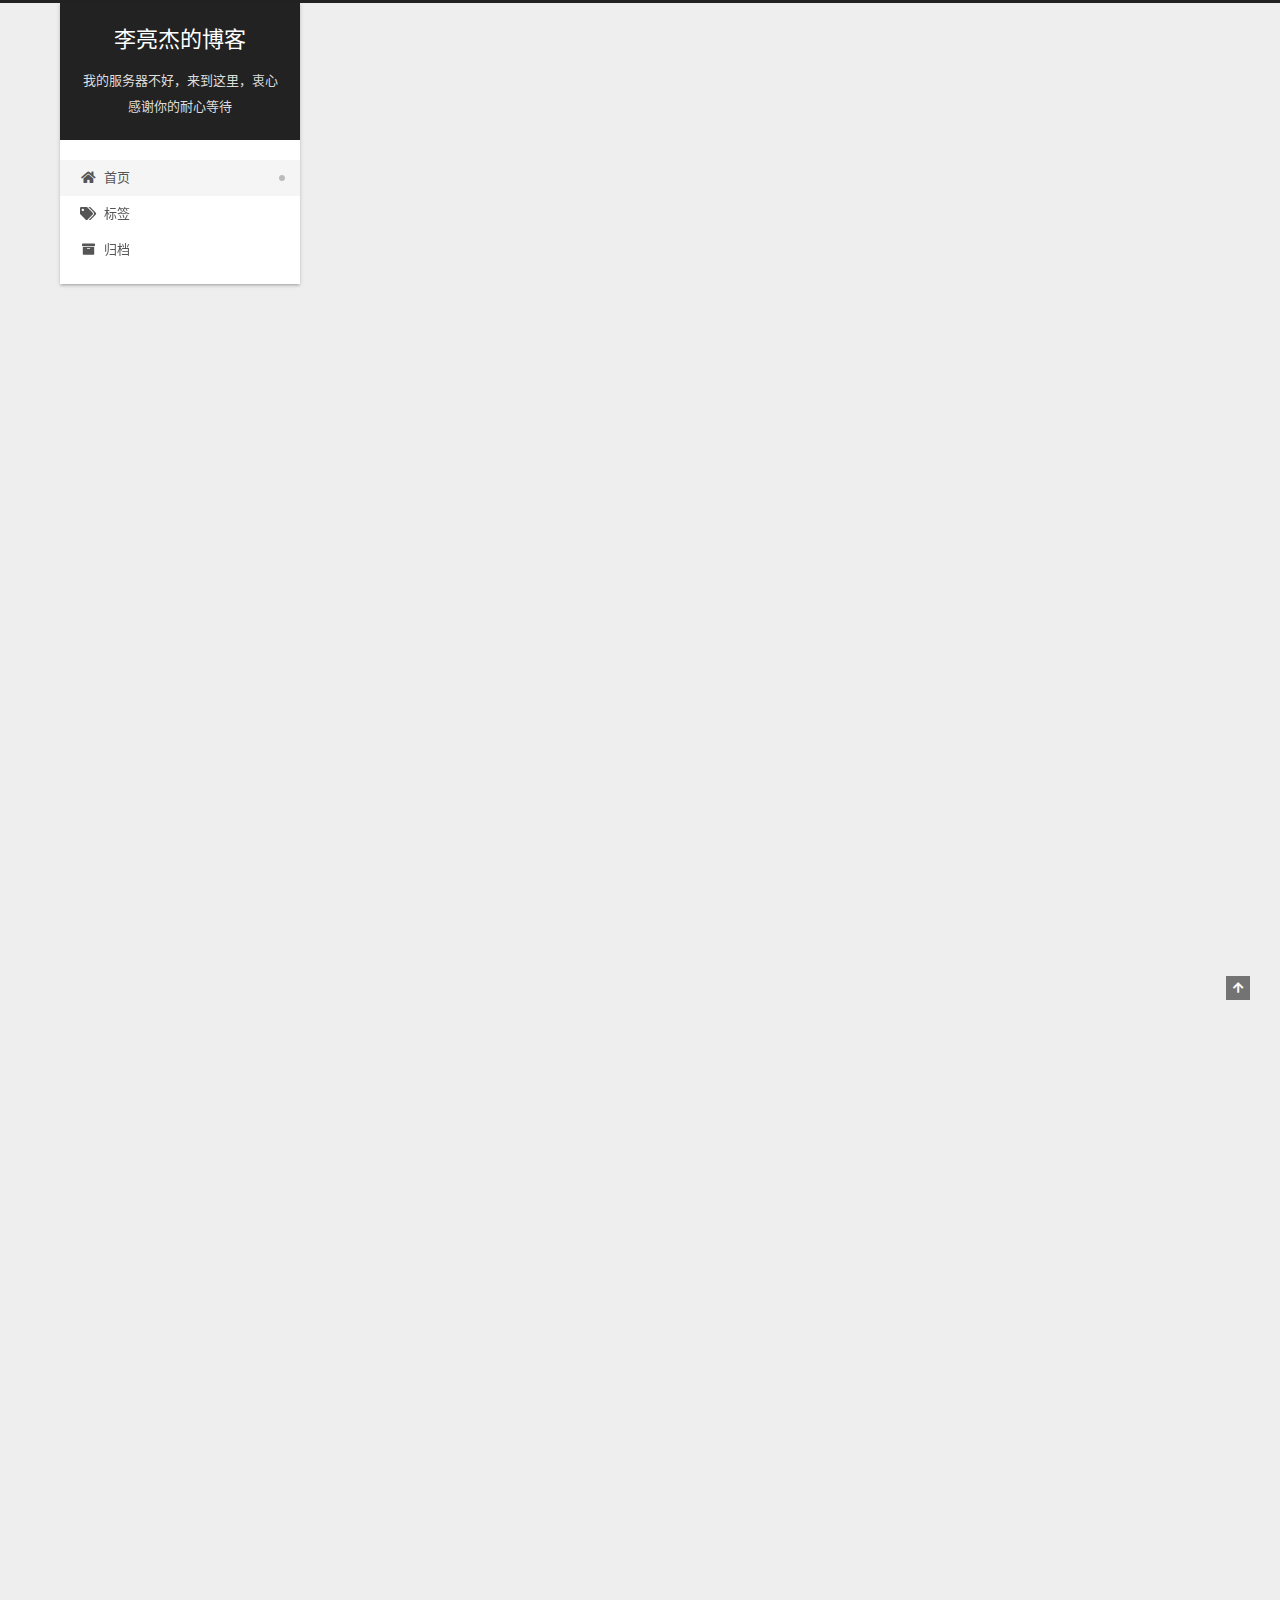
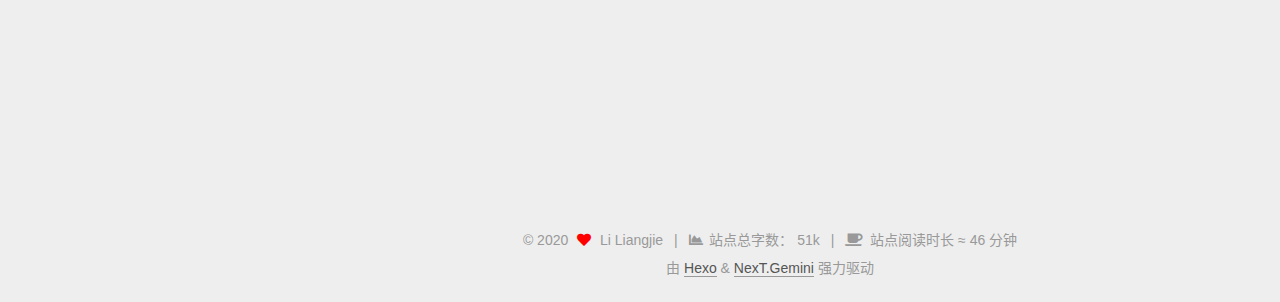
<file: index.html>
<!DOCTYPE html>
<html lang="zh-CN">
<head>
  <meta charset="UTF-8">
<meta name="viewport" content="width=device-width, initial-scale=1, maximum-scale=2">
<meta name="theme-color" content="#222">
<meta name="generator" content="Hexo 5.2.0">
  <link rel="apple-touch-icon" sizes="180x180" href="/images/apple-touch-icon-next.png">
  <link rel="icon" type="image/png" sizes="32x32" href="/images/favicon-32x32-next.png">
  <link rel="icon" type="image/png" sizes="16x16" href="/images/favicon-16x16-next.png">
  <link rel="mask-icon" href="/images/logo.svg" color="#222">

<link rel="stylesheet" href="/css/main.css">


<link rel="stylesheet" href="/lib/font-awesome/css/all.min.css">

<script id="hexo-configurations">
    var NexT = window.NexT || {};
    var CONFIG = {"hostname":"liliangjie.online","root":"/","scheme":"Gemini","version":"7.8.0","exturl":false,"sidebar":{"position":"left","display":"post","padding":18,"offset":12,"onmobile":false},"copycode":{"enable":false,"show_result":false,"style":null},"back2top":{"enable":true,"sidebar":false,"scrollpercent":false},"bookmark":{"enable":false,"color":"#222","save":"auto"},"fancybox":false,"mediumzoom":false,"lazyload":false,"pangu":false,"comments":{"style":"tabs","active":null,"storage":true,"lazyload":false,"nav":null},"algolia":{"hits":{"per_page":10},"labels":{"input_placeholder":"Search for Posts","hits_empty":"We didn't find any results for the search: ${query}","hits_stats":"${hits} results found in ${time} ms"}},"localsearch":{"enable":false,"trigger":"auto","top_n_per_article":1,"unescape":false,"preload":false},"motion":{"enable":true,"async":false,"transition":{"post_block":"fadeIn","post_header":"slideDownIn","post_body":"slideDownIn","coll_header":"slideLeftIn","sidebar":"slideUpIn"}}};
  </script>

  <meta name="description" content="君子终日乾乾，夕惕若，厉无咎">
<meta property="og:type" content="website">
<meta property="og:title" content="李亮杰的博客">
<meta property="og:url" content="http://liliangjie.online/index.html">
<meta property="og:site_name" content="李亮杰的博客">
<meta property="og:description" content="君子终日乾乾，夕惕若，厉无咎">
<meta property="og:locale" content="zh_CN">
<meta property="article:author" content="Li Liangjie">
<meta name="twitter:card" content="summary">

<link rel="canonical" href="http://liliangjie.online/">


<script id="page-configurations">
  // https://hexo.io/docs/variables.html
  CONFIG.page = {
    sidebar: "",
    isHome : true,
    isPost : false,
    lang   : 'zh-CN'
  };
</script>

  <title>李亮杰的博客</title>
  






  <noscript>
  <style>
  .use-motion .brand,
  .use-motion .menu-item,
  .sidebar-inner,
  .use-motion .post-block,
  .use-motion .pagination,
  .use-motion .comments,
  .use-motion .post-header,
  .use-motion .post-body,
  .use-motion .collection-header { opacity: initial; }

  .use-motion .site-title,
  .use-motion .site-subtitle {
    opacity: initial;
    top: initial;
  }

  .use-motion .logo-line-before i { left: initial; }
  .use-motion .logo-line-after i { right: initial; }
  </style>
</noscript>

</head>

<body itemscope itemtype="http://schema.org/WebPage">
  <div class="container use-motion">
    <div class="headband"></div>

    <header class="header" itemscope itemtype="http://schema.org/WPHeader">
      <div class="header-inner"><div class="site-brand-container">
  <div class="site-nav-toggle">
    <div class="toggle" aria-label="切换导航栏">
      <span class="toggle-line toggle-line-first"></span>
      <span class="toggle-line toggle-line-middle"></span>
      <span class="toggle-line toggle-line-last"></span>
    </div>
  </div>

  <div class="site-meta">

    <a href="/" class="brand" rel="start">
      <span class="logo-line-before"><i></i></span>
      <h1 class="site-title">李亮杰的博客</h1>
      <span class="logo-line-after"><i></i></span>
    </a>
      <p class="site-subtitle" itemprop="description">我的服务器不好，来到这里，衷心感谢你的耐心等待</p>
  </div>

  <div class="site-nav-right">
    <div class="toggle popup-trigger">
    </div>
  </div>
</div>




<nav class="site-nav">
  <ul id="menu" class="main-menu menu">
        <li class="menu-item menu-item-home">

    <a href="/" rel="section"><i class="fa fa-home fa-fw"></i>首页</a>

  </li>
        <li class="menu-item menu-item-tags">

    <a href="/tags/" rel="section"><i class="fa fa-tags fa-fw"></i>标签</a>

  </li>
        <li class="menu-item menu-item-archives">

    <a href="/archives/" rel="section"><i class="fa fa-archive fa-fw"></i>归档</a>

  </li>
  </ul>
</nav>




</div>
    </header>

    
  <div class="back-to-top">
    <i class="fa fa-arrow-up"></i>
    <span>0%</span>
  </div>


    <main class="main">
      <div class="main-inner">
        <div class="content-wrap">
          

          <div class="content index posts-expand">
            
      
  
  
  <article itemscope itemtype="http://schema.org/Article" class="post-block" lang="zh-CN">
    <link itemprop="mainEntityOfPage" href="http://liliangjie.online/2020/09/26/%E6%B1%82%E5%8F%96%E6%95%B0%E7%BB%84%E6%9C%80%E5%80%BC/">

    <span hidden itemprop="author" itemscope itemtype="http://schema.org/Person">
      <meta itemprop="image" content="/images/avatar.gif">
      <meta itemprop="name" content="Li Liangjie">
      <meta itemprop="description" content="君子终日乾乾，夕惕若，厉无咎">
    </span>

    <span hidden itemprop="publisher" itemscope itemtype="http://schema.org/Organization">
      <meta itemprop="name" content="李亮杰的博客">
    </span>
      <header class="post-header">
        <h2 class="post-title" itemprop="name headline">
          
            <a href="/2020/09/26/%E6%B1%82%E5%8F%96%E6%95%B0%E7%BB%84%E6%9C%80%E5%80%BC/" class="post-title-link" itemprop="url">求取数组最值</a>
        </h2>

        <div class="post-meta">
            <span class="post-meta-item">
              <span class="post-meta-item-icon">
                <i class="far fa-calendar"></i>
              </span>
              <span class="post-meta-item-text">发表于</span>
              

              <time title="创建时间：2020-09-26 01:30:48 / 修改时间：18:22:09" itemprop="dateCreated datePublished" datetime="2020-09-26T01:30:48+08:00">2020-09-26</time>
            </span>

          <br>
            <span class="post-meta-item" title="本文字数">
              <span class="post-meta-item-icon">
                <i class="far fa-file-word"></i>
              </span>
                <span class="post-meta-item-text">本文字数：</span>
              <span>4.2k</span>
            </span>
            <span class="post-meta-item" title="阅读时长">
              <span class="post-meta-item-icon">
                <i class="far fa-clock"></i>
              </span>
                <span class="post-meta-item-text">阅读时长 &asymp;</span>
              <span>4 分钟</span>
            </span>

        </div>
      </header>

    
    
    
    <div class="post-body" itemprop="articleBody">

      
          <p>今天学习Java <strong>数组与方法</strong> 一节时，涉及到了 <strong>写一个方法求取数组最值</strong> 的问题。</p>
          <!--noindex-->
            <div class="post-button">
              <a class="btn" href="/2020/09/26/%E6%B1%82%E5%8F%96%E6%95%B0%E7%BB%84%E6%9C%80%E5%80%BC/#more" rel="contents">
                阅读全文 &raquo;
              </a>
            </div>
          <!--/noindex-->
        
      
    </div>

    
    
    
      <footer class="post-footer">
        <div class="post-eof"></div>
      </footer>
  </article>
  
  
  

      
  
  
  <article itemscope itemtype="http://schema.org/Article" class="post-block" lang="zh-CN">
    <link itemprop="mainEntityOfPage" href="http://liliangjie.online/2020/09/20/Hexo%E6%90%AD%E5%BB%BA%E5%8D%9A%E5%AE%A2%E8%B8%A9%E5%9D%91/">

    <span hidden itemprop="author" itemscope itemtype="http://schema.org/Person">
      <meta itemprop="image" content="/images/avatar.gif">
      <meta itemprop="name" content="Li Liangjie">
      <meta itemprop="description" content="君子终日乾乾，夕惕若，厉无咎">
    </span>

    <span hidden itemprop="publisher" itemscope itemtype="http://schema.org/Organization">
      <meta itemprop="name" content="李亮杰的博客">
    </span>
      <header class="post-header">
        <h2 class="post-title" itemprop="name headline">
          
            <a href="/2020/09/20/Hexo%E6%90%AD%E5%BB%BA%E5%8D%9A%E5%AE%A2%E8%B8%A9%E5%9D%91/" class="post-title-link" itemprop="url">mac OS 10.15操作系统下Hexo搭建博客踩坑</a>
        </h2>

        <div class="post-meta">
            <span class="post-meta-item">
              <span class="post-meta-item-icon">
                <i class="far fa-calendar"></i>
              </span>
              <span class="post-meta-item-text">发表于</span>
              

              <time title="创建时间：2020-09-20 01:03:09 / 修改时间：21:35:41" itemprop="dateCreated datePublished" datetime="2020-09-20T01:03:09+08:00">2020-09-20</time>
            </span>

          <br>
            <span class="post-meta-item" title="本文字数">
              <span class="post-meta-item-icon">
                <i class="far fa-file-word"></i>
              </span>
                <span class="post-meta-item-text">本文字数：</span>
              <span>4.6k</span>
            </span>
            <span class="post-meta-item" title="阅读时长">
              <span class="post-meta-item-icon">
                <i class="far fa-clock"></i>
              </span>
                <span class="post-meta-item-text">阅读时长 &asymp;</span>
              <span>4 分钟</span>
            </span>

        </div>
      </header>

    
    
    
    <div class="post-body" itemprop="articleBody">

      
          <p>我从2019年的2月开始准备考研。</p>
<p>每年的6、7月份，也就是暑假，被称为考研的”黄金时期”，而我却在别人都在努力学习的时候回家去兼职教书，直接导致了9月开学后我和别人在知识掌握程度上的巨大差距，我很害怕，尤其是我并不擅长的考研数学。</p>
<p>可是9月份当我沉下心去学习的时候，我却发现我在家教书的两个月时间内，逐渐发现了 <strong>输出</strong> 的重要性。</p>
<p>为什么这么讲？我暑假兼职的是数学老师，很惭愧的说，我自己当年学习高中数学是非常痛苦的，我虽然很用心的去听老师讲、去学习，但仍觉得摸不着头脑。可是当我时隔三年重新回头，作为一个 <strong>讲述者</strong> 讲授高中数学的时候，我不知不觉的摸清了高中数学的总体框架、做题思路以及技巧，这是我当时作为一个 <strong>倾听者</strong> 完全没有意识到事情。</p>
<p>因此，我尝试着站在一个讲述者的立场上进行考研数学的学习，虽然最终的成绩并不是很理想，但是我的专业课却由于 <strong>输出</strong> 的技能而受益匪浅，取得了较好的成绩。  </p>
<p>这一周脑子里一直有个想法：建立自己的博客，作为自己 <strong>输出</strong> 的平台，记录自己学习一门语言、实现一个idea、完成一个项目的过程与心得。</p>
<p>如果我能够将一门语言讲了什么”说的清楚”，那就说明我大概了解了这门语言；</p>
<p>如果我能够将实现一个idea的过程”讲的明白”，那就说明在这个过程中我有过自己独立的思考而非生搬硬套；</p>
<p>如果我能将一个完成一个项目的所有的过程文档”记录下来”，那就说明这个项目我曾经有用心的参与过。</p>
<p>总而言之，我希望能够通过 <strong>输出</strong> 来提高自己的逻辑思维能力和语言表达能力，毕竟从前面这么废话可以看得出来</p>
<p>——我这两项能力很弱。</p>
<p>那么，就从用Hexo搭建一个自己的个人博客开始吧！ </p>
          <!--noindex-->
            <div class="post-button">
              <a class="btn" href="/2020/09/20/Hexo%E6%90%AD%E5%BB%BA%E5%8D%9A%E5%AE%A2%E8%B8%A9%E5%9D%91/#more" rel="contents">
                阅读全文 &raquo;
              </a>
            </div>
          <!--/noindex-->
        
      
    </div>

    
    
    
      <footer class="post-footer">
        <div class="post-eof"></div>
      </footer>
  </article>
  
  
  

      
  
  
  <article itemscope itemtype="http://schema.org/Article" class="post-block" lang="zh-CN">
    <link itemprop="mainEntityOfPage" href="http://liliangjie.online/2020/09/18/Java%E5%AD%A6%E4%B9%A0%E7%AC%94%E8%AE%B0/">

    <span hidden itemprop="author" itemscope itemtype="http://schema.org/Person">
      <meta itemprop="image" content="/images/avatar.gif">
      <meta itemprop="name" content="Li Liangjie">
      <meta itemprop="description" content="君子终日乾乾，夕惕若，厉无咎">
    </span>

    <span hidden itemprop="publisher" itemscope itemtype="http://schema.org/Organization">
      <meta itemprop="name" content="李亮杰的博客">
    </span>
      <header class="post-header">
        <h2 class="post-title" itemprop="name headline">
          
            <a href="/2020/09/18/Java%E5%AD%A6%E4%B9%A0%E7%AC%94%E8%AE%B0/" class="post-title-link" itemprop="url">Java学习笔记</a>
        </h2>

        <div class="post-meta">
            <span class="post-meta-item">
              <span class="post-meta-item-icon">
                <i class="far fa-calendar"></i>
              </span>
              <span class="post-meta-item-text">发表于</span>

              <time title="创建时间：2020-09-18 14:41:45" itemprop="dateCreated datePublished" datetime="2020-09-18T14:41:45+08:00">2020-09-18</time>
            </span>
              <span class="post-meta-item">
                <span class="post-meta-item-icon">
                  <i class="far fa-calendar-check"></i>
                </span>
                <span class="post-meta-item-text">更新于</span>
                <time title="修改时间：2020-10-12 09:39:17" itemprop="dateModified" datetime="2020-10-12T09:39:17+08:00">2020-10-12</time>
              </span>

          <br>
            <span class="post-meta-item" title="本文字数">
              <span class="post-meta-item-icon">
                <i class="far fa-file-word"></i>
              </span>
                <span class="post-meta-item-text">本文字数：</span>
              <span>41k</span>
            </span>
            <span class="post-meta-item" title="阅读时长">
              <span class="post-meta-item-icon">
                <i class="far fa-clock"></i>
              </span>
                <span class="post-meta-item-text">阅读时长 &asymp;</span>
              <span>38 分钟</span>
            </span>

        </div>
      </header>

    
    
    
    <div class="post-body" itemprop="articleBody">

      
          <p>Java的学习笔记在网上有很多详细的版本，一些Java教学视频也会配套有相关的课件，除此之外还有许多的Java教程图书。</p>
<p>因为之前自己在学习的过程中，虽然有跟着教学视频编写代码，但是依然会忘记一些基本的知识，所以写这个笔记记录 <strong><em>个人</em></strong> 在Java语言学习过程当中认为的 <strong><em>重点</em></strong> 以及 <strong><em>难点</em></strong> ，权当一个备忘录以及锻炼自己写过程文档的能力。</p>
<p>因为个人水平有限以及个体差异，本笔记所记录的内容可能不够详细，不足之处欢迎讨论！</p>
          <!--noindex-->
            <div class="post-button">
              <a class="btn" href="/2020/09/18/Java%E5%AD%A6%E4%B9%A0%E7%AC%94%E8%AE%B0/#more" rel="contents">
                阅读全文 &raquo;
              </a>
            </div>
          <!--/noindex-->
        
      
    </div>

    
    
    
      <footer class="post-footer">
        <div class="post-eof"></div>
      </footer>
  </article>
  
  
  

      
  
  
  <article itemscope itemtype="http://schema.org/Article" class="post-block" lang="zh-CN">
    <link itemprop="mainEntityOfPage" href="http://liliangjie.online/2020/09/18/hello-world/">

    <span hidden itemprop="author" itemscope itemtype="http://schema.org/Person">
      <meta itemprop="image" content="/images/avatar.gif">
      <meta itemprop="name" content="Li Liangjie">
      <meta itemprop="description" content="君子终日乾乾，夕惕若，厉无咎">
    </span>

    <span hidden itemprop="publisher" itemscope itemtype="http://schema.org/Organization">
      <meta itemprop="name" content="李亮杰的博客">
    </span>
      <header class="post-header">
        <h2 class="post-title" itemprop="name headline">
          
            <a href="/2020/09/18/hello-world/" class="post-title-link" itemprop="url">Hello World</a>
        </h2>

        <div class="post-meta">
            <span class="post-meta-item">
              <span class="post-meta-item-icon">
                <i class="far fa-calendar"></i>
              </span>
              <span class="post-meta-item-text">发表于</span>

              <time title="创建时间：2020-09-18 14:38:49" itemprop="dateCreated datePublished" datetime="2020-09-18T14:38:49+08:00">2020-09-18</time>
            </span>

          <br>
            <span class="post-meta-item" title="本文字数">
              <span class="post-meta-item-icon">
                <i class="far fa-file-word"></i>
              </span>
                <span class="post-meta-item-text">本文字数：</span>
              <span>367</span>
            </span>
            <span class="post-meta-item" title="阅读时长">
              <span class="post-meta-item-icon">
                <i class="far fa-clock"></i>
              </span>
                <span class="post-meta-item-text">阅读时长 &asymp;</span>
              <span>1 分钟</span>
            </span>

        </div>
      </header>

    
    
    
    <div class="post-body" itemprop="articleBody">

      
          <p>Welcome to <a target="_blank" rel="noopener" href="https://hexo.io/">Hexo</a>! This is your very first post. Check <a target="_blank" rel="noopener" href="https://hexo.io/docs/">documentation</a> for more info. If you get any problems when using Hexo, you can find the answer in <a target="_blank" rel="noopener" href="https://hexo.io/docs/troubleshooting.html">troubleshooting</a> or you can ask me on <a target="_blank" rel="noopener" href="https://github.com/hexojs/hexo/issues">GitHub</a>.</p>
<h2 id="Quick-Start"><a href="#Quick-Start" class="headerlink" title="Quick Start"></a>Quick Start</h2><h3 id="Create-a-new-post"><a href="#Create-a-new-post" class="headerlink" title="Create a new post"></a>Create a new post</h3><figure class="highlight bash"><table><tr><td class="gutter"><pre><span class="line">1</span><br></pre></td><td class="code"><pre><span class="line">$ hexo new <span class="string">&quot;My New Post&quot;</span></span><br></pre></td></tr></table></figure>

<p>More info: <a target="_blank" rel="noopener" href="https://hexo.io/docs/writing.html">Writing</a></p>
<h3 id="Run-server"><a href="#Run-server" class="headerlink" title="Run server"></a>Run server</h3><figure class="highlight bash"><table><tr><td class="gutter"><pre><span class="line">1</span><br></pre></td><td class="code"><pre><span class="line">$ hexo server</span><br></pre></td></tr></table></figure>

<p>More info: <a target="_blank" rel="noopener" href="https://hexo.io/docs/server.html">Server</a></p>
<h3 id="Generate-static-files"><a href="#Generate-static-files" class="headerlink" title="Generate static files"></a>Generate static files</h3><figure class="highlight bash"><table><tr><td class="gutter"><pre><span class="line">1</span><br></pre></td><td class="code"><pre><span class="line">$ hexo generate</span><br></pre></td></tr></table></figure>

<p>More info: <a target="_blank" rel="noopener" href="https://hexo.io/docs/generating.html">Generating</a></p>
<h3 id="Deploy-to-remote-sites"><a href="#Deploy-to-remote-sites" class="headerlink" title="Deploy to remote sites"></a>Deploy to remote sites</h3><figure class="highlight bash"><table><tr><td class="gutter"><pre><span class="line">1</span><br></pre></td><td class="code"><pre><span class="line">$ hexo deploy</span><br></pre></td></tr></table></figure>

<p>More info: <a target="_blank" rel="noopener" href="https://hexo.io/docs/one-command-deployment.html">Deployment</a></p>

      
    </div>

    
    
    
      <footer class="post-footer">
        <div class="post-eof"></div>
      </footer>
  </article>
  
  
  


  



          </div>
          

<script>
  window.addEventListener('tabs:register', () => {
    let { activeClass } = CONFIG.comments;
    if (CONFIG.comments.storage) {
      activeClass = localStorage.getItem('comments_active') || activeClass;
    }
    if (activeClass) {
      let activeTab = document.querySelector(`a[href="#comment-${activeClass}"]`);
      if (activeTab) {
        activeTab.click();
      }
    }
  });
  if (CONFIG.comments.storage) {
    window.addEventListener('tabs:click', event => {
      if (!event.target.matches('.tabs-comment .tab-content .tab-pane')) return;
      let commentClass = event.target.classList[1];
      localStorage.setItem('comments_active', commentClass);
    });
  }
</script>

        </div>
          
  
  <div class="toggle sidebar-toggle">
    <span class="toggle-line toggle-line-first"></span>
    <span class="toggle-line toggle-line-middle"></span>
    <span class="toggle-line toggle-line-last"></span>
  </div>

  <aside class="sidebar">
    <div class="sidebar-inner">

      <ul class="sidebar-nav motion-element">
        <li class="sidebar-nav-toc">
          文章目录
        </li>
        <li class="sidebar-nav-overview">
          站点概览
        </li>
      </ul>

      <!--noindex-->
      <div class="post-toc-wrap sidebar-panel">
      </div>
      <!--/noindex-->

      <div class="site-overview-wrap sidebar-panel">
        <div class="site-author motion-element" itemprop="author" itemscope itemtype="http://schema.org/Person">
  <p class="site-author-name" itemprop="name">Li Liangjie</p>
  <div class="site-description" itemprop="description">君子终日乾乾，夕惕若，厉无咎</div>
</div>
<div class="site-state-wrap motion-element">
  <nav class="site-state">
      <div class="site-state-item site-state-posts">
          <a href="/archives/">
        
          <span class="site-state-item-count">4</span>
          <span class="site-state-item-name">日志</span>
        </a>
      </div>
      <div class="site-state-item site-state-tags">
            <a href="/tags/">
          
        <span class="site-state-item-count">3</span>
        <span class="site-state-item-name">标签</span></a>
      </div>
  </nav>
</div>



      </div>

    </div>
  </aside>
  <div id="sidebar-dimmer"></div>


      </div>
    </main>

    <footer class="footer">
      <div class="footer-inner">
        

        

<div class="copyright">
  
  &copy; 
  <span itemprop="copyrightYear">2020</span>
  <span class="with-love">
    <i class="fa fa-heart"></i>
  </span>
  <span class="author" itemprop="copyrightHolder">Li Liangjie</span>
    <span class="post-meta-divider">|</span>
    <span class="post-meta-item-icon">
      <i class="fa fa-chart-area"></i>
    </span>
      <span class="post-meta-item-text">站点总字数：</span>
    <span title="站点总字数">51k</span>
    <span class="post-meta-divider">|</span>
    <span class="post-meta-item-icon">
      <i class="fa fa-coffee"></i>
    </span>
      <span class="post-meta-item-text">站点阅读时长 &asymp;</span>
    <span title="站点阅读时长">46 分钟</span>
</div>
  <div class="powered-by">由 <a href="https://hexo.io/" class="theme-link" rel="noopener" target="_blank">Hexo</a> & <a href="https://theme-next.org/" class="theme-link" rel="noopener" target="_blank">NexT.Gemini</a> 强力驱动
  </div>

        








      </div>
    </footer>
  </div>

  
  <script src="/lib/anime.min.js"></script>
  <script src="/lib/velocity/velocity.min.js"></script>
  <script src="/lib/velocity/velocity.ui.min.js"></script>

<script src="/js/utils.js"></script>

<script src="/js/motion.js"></script>


<script src="/js/schemes/pisces.js"></script>


<script src="/js/next-boot.js"></script>




  
  <script>
    (function(){
      var canonicalURL, curProtocol;
      //Get the <link> tag
      var x=document.getElementsByTagName("link");
		//Find the last canonical URL
		if(x.length > 0){
			for (i=0;i<x.length;i++){
				if(x[i].rel.toLowerCase() == 'canonical' && x[i].href){
					canonicalURL=x[i].href;
				}
			}
		}
    //Get protocol
	    if (!canonicalURL){
	    	curProtocol = window.location.protocol.split(':')[0];
	    }
	    else{
	    	curProtocol = canonicalURL.split(':')[0];
	    }
      //Get current URL if the canonical URL does not exist
	    if (!canonicalURL) canonicalURL = window.location.href;
	    //Assign script content. Replace current URL with the canonical URL
      !function(){var e=/([http|https]:\/\/[a-zA-Z0-9\_\.]+\.baidu\.com)/gi,r=canonicalURL,t=document.referrer;if(!e.test(r)){var n=(String(curProtocol).toLowerCase() === 'https')?"https://sp0.baidu.com/9_Q4simg2RQJ8t7jm9iCKT-xh_/s.gif":"//api.share.baidu.com/s.gif";t?(n+="?r="+encodeURIComponent(document.referrer),r&&(n+="&l="+r)):r&&(n+="?l="+r);var i=new Image;i.src=n}}(window);})();
  </script>















  

  


</body>
</html>
</file>
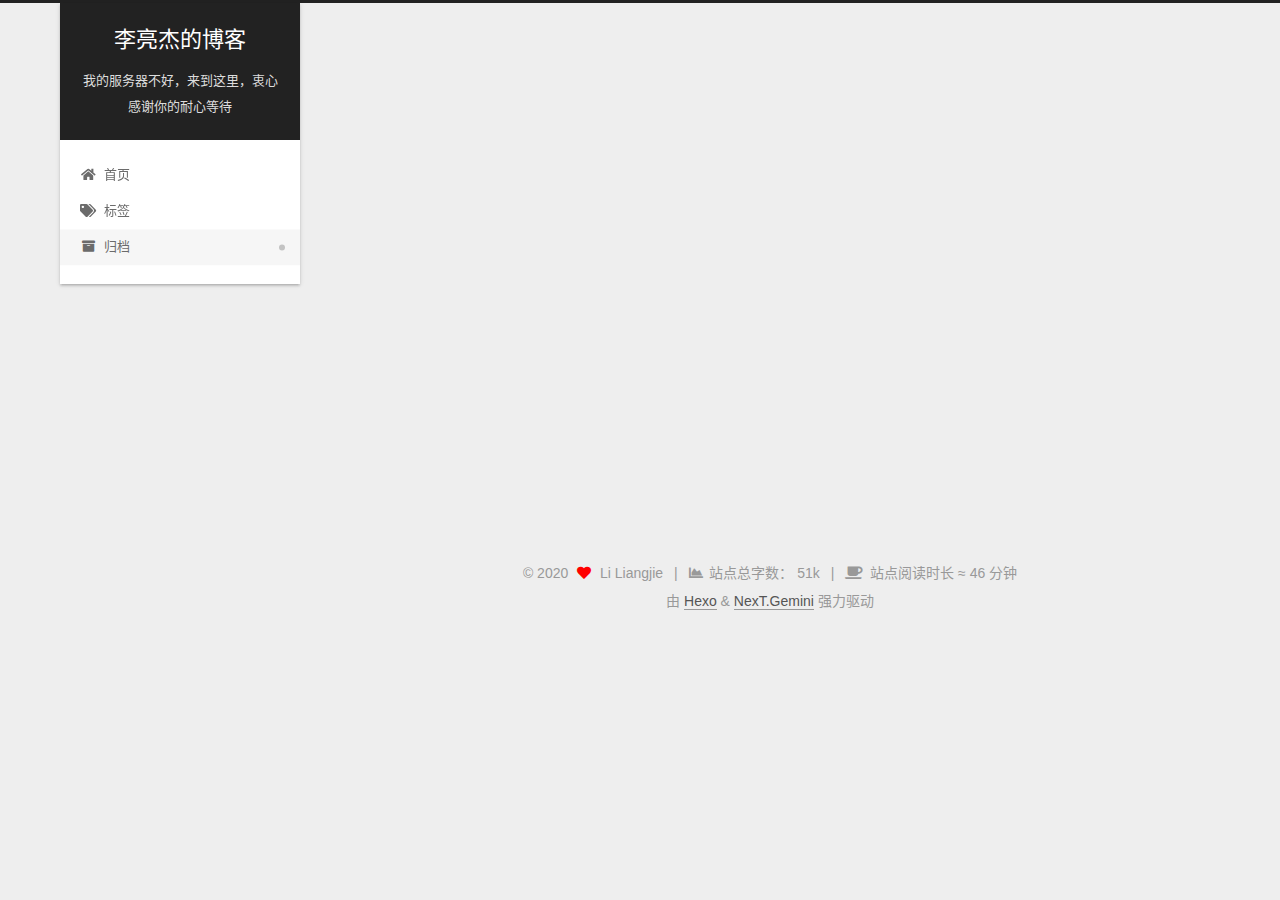
<file: archives/index.html>
<!DOCTYPE html>
<html lang="zh-CN">
<head>
  <meta charset="UTF-8">
<meta name="viewport" content="width=device-width, initial-scale=1, maximum-scale=2">
<meta name="theme-color" content="#222">
<meta name="generator" content="Hexo 5.2.0">
  <link rel="apple-touch-icon" sizes="180x180" href="/images/apple-touch-icon-next.png">
  <link rel="icon" type="image/png" sizes="32x32" href="/images/favicon-32x32-next.png">
  <link rel="icon" type="image/png" sizes="16x16" href="/images/favicon-16x16-next.png">
  <link rel="mask-icon" href="/images/logo.svg" color="#222">

<link rel="stylesheet" href="/css/main.css">


<link rel="stylesheet" href="/lib/font-awesome/css/all.min.css">

<script id="hexo-configurations">
    var NexT = window.NexT || {};
    var CONFIG = {"hostname":"liliangjie.online","root":"/","scheme":"Gemini","version":"7.8.0","exturl":false,"sidebar":{"position":"left","display":"post","padding":18,"offset":12,"onmobile":false},"copycode":{"enable":false,"show_result":false,"style":null},"back2top":{"enable":true,"sidebar":false,"scrollpercent":false},"bookmark":{"enable":false,"color":"#222","save":"auto"},"fancybox":false,"mediumzoom":false,"lazyload":false,"pangu":false,"comments":{"style":"tabs","active":null,"storage":true,"lazyload":false,"nav":null},"algolia":{"hits":{"per_page":10},"labels":{"input_placeholder":"Search for Posts","hits_empty":"We didn't find any results for the search: ${query}","hits_stats":"${hits} results found in ${time} ms"}},"localsearch":{"enable":false,"trigger":"auto","top_n_per_article":1,"unescape":false,"preload":false},"motion":{"enable":true,"async":false,"transition":{"post_block":"fadeIn","post_header":"slideDownIn","post_body":"slideDownIn","coll_header":"slideLeftIn","sidebar":"slideUpIn"}}};
  </script>

  <meta name="description" content="君子终日乾乾，夕惕若，厉无咎">
<meta property="og:type" content="website">
<meta property="og:title" content="李亮杰的博客">
<meta property="og:url" content="http://liliangjie.online/archives/index.html">
<meta property="og:site_name" content="李亮杰的博客">
<meta property="og:description" content="君子终日乾乾，夕惕若，厉无咎">
<meta property="og:locale" content="zh_CN">
<meta property="article:author" content="Li Liangjie">
<meta name="twitter:card" content="summary">

<link rel="canonical" href="http://liliangjie.online/archives/">


<script id="page-configurations">
  // https://hexo.io/docs/variables.html
  CONFIG.page = {
    sidebar: "",
    isHome : false,
    isPost : false,
    lang   : 'zh-CN'
  };
</script>

  <title>归档 | 李亮杰的博客</title>
  






  <noscript>
  <style>
  .use-motion .brand,
  .use-motion .menu-item,
  .sidebar-inner,
  .use-motion .post-block,
  .use-motion .pagination,
  .use-motion .comments,
  .use-motion .post-header,
  .use-motion .post-body,
  .use-motion .collection-header { opacity: initial; }

  .use-motion .site-title,
  .use-motion .site-subtitle {
    opacity: initial;
    top: initial;
  }

  .use-motion .logo-line-before i { left: initial; }
  .use-motion .logo-line-after i { right: initial; }
  </style>
</noscript>

</head>

<body itemscope itemtype="http://schema.org/WebPage">
  <div class="container use-motion">
    <div class="headband"></div>

    <header class="header" itemscope itemtype="http://schema.org/WPHeader">
      <div class="header-inner"><div class="site-brand-container">
  <div class="site-nav-toggle">
    <div class="toggle" aria-label="切换导航栏">
      <span class="toggle-line toggle-line-first"></span>
      <span class="toggle-line toggle-line-middle"></span>
      <span class="toggle-line toggle-line-last"></span>
    </div>
  </div>

  <div class="site-meta">

    <a href="/" class="brand" rel="start">
      <span class="logo-line-before"><i></i></span>
      <h1 class="site-title">李亮杰的博客</h1>
      <span class="logo-line-after"><i></i></span>
    </a>
      <p class="site-subtitle" itemprop="description">我的服务器不好，来到这里，衷心感谢你的耐心等待</p>
  </div>

  <div class="site-nav-right">
    <div class="toggle popup-trigger">
    </div>
  </div>
</div>




<nav class="site-nav">
  <ul id="menu" class="main-menu menu">
        <li class="menu-item menu-item-home">

    <a href="/" rel="section"><i class="fa fa-home fa-fw"></i>首页</a>

  </li>
        <li class="menu-item menu-item-tags">

    <a href="/tags/" rel="section"><i class="fa fa-tags fa-fw"></i>标签</a>

  </li>
        <li class="menu-item menu-item-archives">

    <a href="/archives/" rel="section"><i class="fa fa-archive fa-fw"></i>归档</a>

  </li>
  </ul>
</nav>




</div>
    </header>

    
  <div class="back-to-top">
    <i class="fa fa-arrow-up"></i>
    <span>0%</span>
  </div>


    <main class="main">
      <div class="main-inner">
        <div class="content-wrap">
          

          <div class="content archive">
            

  
  
  
  <div class="post-block">
    <div class="posts-collapse">
      <div class="collection-title">
        <span class="collection-header">嗯..! 目前共计 4 篇日志。 继续努力。</span>
      </div>

      
    <div class="collection-year">
      <span class="collection-header">2020</span>
    </div>

  <article itemscope itemtype="http://schema.org/Article">
    <header class="post-header">

      <div class="post-meta">
        <time itemprop="dateCreated"
              datetime="2020-09-26T01:30:48+08:00"
              content="2020-09-26">
          09-26
        </time>
      </div>

      <div class="post-title">
          <a class="post-title-link" href="/2020/09/26/%E6%B1%82%E5%8F%96%E6%95%B0%E7%BB%84%E6%9C%80%E5%80%BC/" itemprop="url">
            <span itemprop="name">求取数组最值</span>
          </a>
      </div>

    </header>
  </article>

  <article itemscope itemtype="http://schema.org/Article">
    <header class="post-header">

      <div class="post-meta">
        <time itemprop="dateCreated"
              datetime="2020-09-20T01:03:09+08:00"
              content="2020-09-20">
          09-20
        </time>
      </div>

      <div class="post-title">
          <a class="post-title-link" href="/2020/09/20/Hexo%E6%90%AD%E5%BB%BA%E5%8D%9A%E5%AE%A2%E8%B8%A9%E5%9D%91/" itemprop="url">
            <span itemprop="name">mac OS 10.15操作系统下Hexo搭建博客踩坑</span>
          </a>
      </div>

    </header>
  </article>

  <article itemscope itemtype="http://schema.org/Article">
    <header class="post-header">

      <div class="post-meta">
        <time itemprop="dateCreated"
              datetime="2020-09-18T14:41:45+08:00"
              content="2020-09-18">
          09-18
        </time>
      </div>

      <div class="post-title">
          <a class="post-title-link" href="/2020/09/18/Java%E5%AD%A6%E4%B9%A0%E7%AC%94%E8%AE%B0/" itemprop="url">
            <span itemprop="name">Java学习笔记</span>
          </a>
      </div>

    </header>
  </article>

  <article itemscope itemtype="http://schema.org/Article">
    <header class="post-header">

      <div class="post-meta">
        <time itemprop="dateCreated"
              datetime="2020-09-18T14:38:49+08:00"
              content="2020-09-18">
          09-18
        </time>
      </div>

      <div class="post-title">
          <a class="post-title-link" href="/2020/09/18/hello-world/" itemprop="url">
            <span itemprop="name">Hello World</span>
          </a>
      </div>

    </header>
  </article>


    </div>
  </div>
  
  
  

  



          </div>
          

<script>
  window.addEventListener('tabs:register', () => {
    let { activeClass } = CONFIG.comments;
    if (CONFIG.comments.storage) {
      activeClass = localStorage.getItem('comments_active') || activeClass;
    }
    if (activeClass) {
      let activeTab = document.querySelector(`a[href="#comment-${activeClass}"]`);
      if (activeTab) {
        activeTab.click();
      }
    }
  });
  if (CONFIG.comments.storage) {
    window.addEventListener('tabs:click', event => {
      if (!event.target.matches('.tabs-comment .tab-content .tab-pane')) return;
      let commentClass = event.target.classList[1];
      localStorage.setItem('comments_active', commentClass);
    });
  }
</script>

        </div>
          
  
  <div class="toggle sidebar-toggle">
    <span class="toggle-line toggle-line-first"></span>
    <span class="toggle-line toggle-line-middle"></span>
    <span class="toggle-line toggle-line-last"></span>
  </div>

  <aside class="sidebar">
    <div class="sidebar-inner">

      <ul class="sidebar-nav motion-element">
        <li class="sidebar-nav-toc">
          文章目录
        </li>
        <li class="sidebar-nav-overview">
          站点概览
        </li>
      </ul>

      <!--noindex-->
      <div class="post-toc-wrap sidebar-panel">
      </div>
      <!--/noindex-->

      <div class="site-overview-wrap sidebar-panel">
        <div class="site-author motion-element" itemprop="author" itemscope itemtype="http://schema.org/Person">
  <p class="site-author-name" itemprop="name">Li Liangjie</p>
  <div class="site-description" itemprop="description">君子终日乾乾，夕惕若，厉无咎</div>
</div>
<div class="site-state-wrap motion-element">
  <nav class="site-state">
      <div class="site-state-item site-state-posts">
          <a href="/archives/">
        
          <span class="site-state-item-count">4</span>
          <span class="site-state-item-name">日志</span>
        </a>
      </div>
      <div class="site-state-item site-state-tags">
            <a href="/tags/">
          
        <span class="site-state-item-count">3</span>
        <span class="site-state-item-name">标签</span></a>
      </div>
  </nav>
</div>



      </div>

    </div>
  </aside>
  <div id="sidebar-dimmer"></div>


      </div>
    </main>

    <footer class="footer">
      <div class="footer-inner">
        

        

<div class="copyright">
  
  &copy; 
  <span itemprop="copyrightYear">2020</span>
  <span class="with-love">
    <i class="fa fa-heart"></i>
  </span>
  <span class="author" itemprop="copyrightHolder">Li Liangjie</span>
    <span class="post-meta-divider">|</span>
    <span class="post-meta-item-icon">
      <i class="fa fa-chart-area"></i>
    </span>
      <span class="post-meta-item-text">站点总字数：</span>
    <span title="站点总字数">51k</span>
    <span class="post-meta-divider">|</span>
    <span class="post-meta-item-icon">
      <i class="fa fa-coffee"></i>
    </span>
      <span class="post-meta-item-text">站点阅读时长 &asymp;</span>
    <span title="站点阅读时长">46 分钟</span>
</div>
  <div class="powered-by">由 <a href="https://hexo.io/" class="theme-link" rel="noopener" target="_blank">Hexo</a> & <a href="https://theme-next.org/" class="theme-link" rel="noopener" target="_blank">NexT.Gemini</a> 强力驱动
  </div>

        








      </div>
    </footer>
  </div>

  
  <script src="/lib/anime.min.js"></script>
  <script src="/lib/velocity/velocity.min.js"></script>
  <script src="/lib/velocity/velocity.ui.min.js"></script>

<script src="/js/utils.js"></script>

<script src="/js/motion.js"></script>


<script src="/js/schemes/pisces.js"></script>


<script src="/js/next-boot.js"></script>




  
  <script>
    (function(){
      var canonicalURL, curProtocol;
      //Get the <link> tag
      var x=document.getElementsByTagName("link");
		//Find the last canonical URL
		if(x.length > 0){
			for (i=0;i<x.length;i++){
				if(x[i].rel.toLowerCase() == 'canonical' && x[i].href){
					canonicalURL=x[i].href;
				}
			}
		}
    //Get protocol
	    if (!canonicalURL){
	    	curProtocol = window.location.protocol.split(':')[0];
	    }
	    else{
	    	curProtocol = canonicalURL.split(':')[0];
	    }
      //Get current URL if the canonical URL does not exist
	    if (!canonicalURL) canonicalURL = window.location.href;
	    //Assign script content. Replace current URL with the canonical URL
      !function(){var e=/([http|https]:\/\/[a-zA-Z0-9\_\.]+\.baidu\.com)/gi,r=canonicalURL,t=document.referrer;if(!e.test(r)){var n=(String(curProtocol).toLowerCase() === 'https')?"https://sp0.baidu.com/9_Q4simg2RQJ8t7jm9iCKT-xh_/s.gif":"//api.share.baidu.com/s.gif";t?(n+="?r="+encodeURIComponent(document.referrer),r&&(n+="&l="+r)):r&&(n+="?l="+r);var i=new Image;i.src=n}}(window);})();
  </script>















  

  


</body>
</html>
</file>
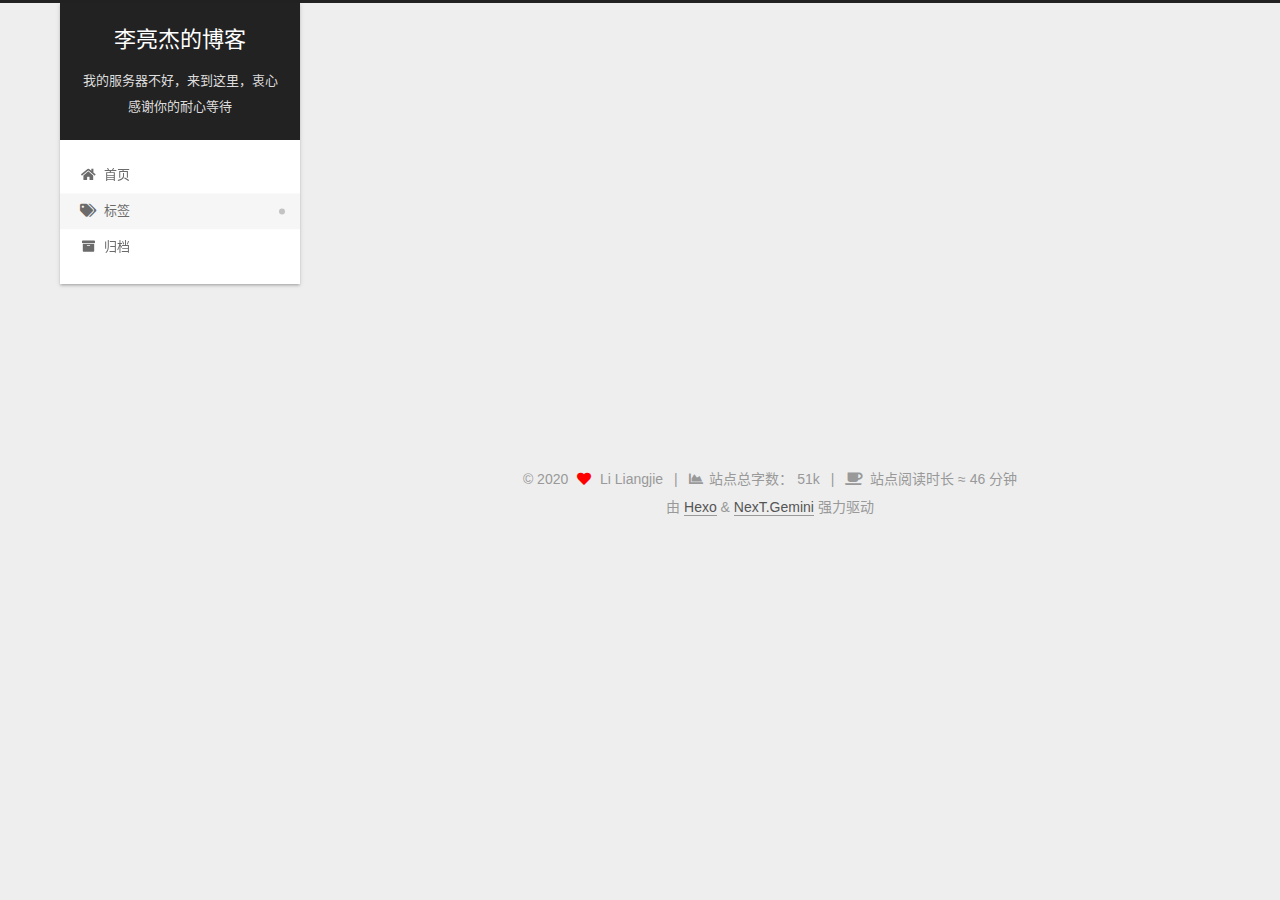
<file: tags/index.html>
<!DOCTYPE html>
<html lang="zh-CN">
<head>
  <meta charset="UTF-8">
<meta name="viewport" content="width=device-width, initial-scale=1, maximum-scale=2">
<meta name="theme-color" content="#222">
<meta name="generator" content="Hexo 5.2.0">
  <link rel="apple-touch-icon" sizes="180x180" href="/images/apple-touch-icon-next.png">
  <link rel="icon" type="image/png" sizes="32x32" href="/images/favicon-32x32-next.png">
  <link rel="icon" type="image/png" sizes="16x16" href="/images/favicon-16x16-next.png">
  <link rel="mask-icon" href="/images/logo.svg" color="#222">

<link rel="stylesheet" href="/css/main.css">


<link rel="stylesheet" href="/lib/font-awesome/css/all.min.css">

<script id="hexo-configurations">
    var NexT = window.NexT || {};
    var CONFIG = {"hostname":"liliangjie.online","root":"/","scheme":"Gemini","version":"7.8.0","exturl":false,"sidebar":{"position":"left","display":"post","padding":18,"offset":12,"onmobile":false},"copycode":{"enable":false,"show_result":false,"style":null},"back2top":{"enable":true,"sidebar":false,"scrollpercent":false},"bookmark":{"enable":false,"color":"#222","save":"auto"},"fancybox":false,"mediumzoom":false,"lazyload":false,"pangu":false,"comments":{"style":"tabs","active":null,"storage":true,"lazyload":false,"nav":null},"algolia":{"hits":{"per_page":10},"labels":{"input_placeholder":"Search for Posts","hits_empty":"We didn't find any results for the search: ${query}","hits_stats":"${hits} results found in ${time} ms"}},"localsearch":{"enable":false,"trigger":"auto","top_n_per_article":1,"unescape":false,"preload":false},"motion":{"enable":true,"async":false,"transition":{"post_block":"fadeIn","post_header":"slideDownIn","post_body":"slideDownIn","coll_header":"slideLeftIn","sidebar":"slideUpIn"}}};
  </script>

  <meta name="description" content="君子终日乾乾，夕惕若，厉无咎">
<meta property="og:type" content="website">
<meta property="og:title" content="标签">
<meta property="og:url" content="http://liliangjie.online/tags/index.html">
<meta property="og:site_name" content="李亮杰的博客">
<meta property="og:description" content="君子终日乾乾，夕惕若，厉无咎">
<meta property="og:locale" content="zh_CN">
<meta property="article:published_time" content="2020-09-19T09:40:28.000Z">
<meta property="article:modified_time" content="2020-09-19T14:30:07.207Z">
<meta property="article:author" content="Li Liangjie">
<meta name="twitter:card" content="summary">

<link rel="canonical" href="http://liliangjie.online/tags/">


<script id="page-configurations">
  // https://hexo.io/docs/variables.html
  CONFIG.page = {
    sidebar: "",
    isHome : false,
    isPost : false,
    lang   : 'zh-CN'
  };
</script>

  <title>标签 | 李亮杰的博客
</title>
  






  <noscript>
  <style>
  .use-motion .brand,
  .use-motion .menu-item,
  .sidebar-inner,
  .use-motion .post-block,
  .use-motion .pagination,
  .use-motion .comments,
  .use-motion .post-header,
  .use-motion .post-body,
  .use-motion .collection-header { opacity: initial; }

  .use-motion .site-title,
  .use-motion .site-subtitle {
    opacity: initial;
    top: initial;
  }

  .use-motion .logo-line-before i { left: initial; }
  .use-motion .logo-line-after i { right: initial; }
  </style>
</noscript>

</head>

<body itemscope itemtype="http://schema.org/WebPage">
  <div class="container use-motion">
    <div class="headband"></div>

    <header class="header" itemscope itemtype="http://schema.org/WPHeader">
      <div class="header-inner"><div class="site-brand-container">
  <div class="site-nav-toggle">
    <div class="toggle" aria-label="切换导航栏">
      <span class="toggle-line toggle-line-first"></span>
      <span class="toggle-line toggle-line-middle"></span>
      <span class="toggle-line toggle-line-last"></span>
    </div>
  </div>

  <div class="site-meta">

    <a href="/" class="brand" rel="start">
      <span class="logo-line-before"><i></i></span>
      <h1 class="site-title">李亮杰的博客</h1>
      <span class="logo-line-after"><i></i></span>
    </a>
      <p class="site-subtitle" itemprop="description">我的服务器不好，来到这里，衷心感谢你的耐心等待</p>
  </div>

  <div class="site-nav-right">
    <div class="toggle popup-trigger">
    </div>
  </div>
</div>




<nav class="site-nav">
  <ul id="menu" class="main-menu menu">
        <li class="menu-item menu-item-home">

    <a href="/" rel="section"><i class="fa fa-home fa-fw"></i>首页</a>

  </li>
        <li class="menu-item menu-item-tags">

    <a href="/tags/" rel="section"><i class="fa fa-tags fa-fw"></i>标签</a>

  </li>
        <li class="menu-item menu-item-archives">

    <a href="/archives/" rel="section"><i class="fa fa-archive fa-fw"></i>归档</a>

  </li>
  </ul>
</nav>




</div>
    </header>

    
  <div class="back-to-top">
    <i class="fa fa-arrow-up"></i>
    <span>0%</span>
  </div>


    <main class="main">
      <div class="main-inner">
        <div class="content-wrap">
          
  
  

          <div class="content page posts-expand">
            

    
    
    
    <div class="post-block" lang="zh-CN">
      <header class="post-header">

<h1 class="post-title" itemprop="name headline">标签
</h1>

<div class="post-meta">
  

</div>

</header>

      
      
      
      <div class="post-body">
          <div class="tag-cloud">
            <div class="tag-cloud-title">
              目前共计 3 个标签
            </div>
            <div class="tag-cloud-tags">
              <a href="/tags/Hexo-Next%E4%B8%BB%E9%A2%98-github-macOS/" style="font-size: 12px; color: #ccc">-Hexo -Next主题 -github -macOS</a> <a href="/tags/Java%E9%9A%8F%E7%AC%94/" style="font-size: 12px; color: #ccc">-Java随笔</a> <a href="/tags/Java/" style="font-size: 12px; color: #ccc">Java</a>
            </div>
          </div>
        
      </div>
      
      
      
    </div>
    

    
    
    


          </div>
          
    
  <div class="comments">
    <div id="lv-container" data-id="city" data-uid="MTAyMC81MTU4MC8yODA2MQ=="></div>
  </div>
  

<script>
  window.addEventListener('tabs:register', () => {
    let { activeClass } = CONFIG.comments;
    if (CONFIG.comments.storage) {
      activeClass = localStorage.getItem('comments_active') || activeClass;
    }
    if (activeClass) {
      let activeTab = document.querySelector(`a[href="#comment-${activeClass}"]`);
      if (activeTab) {
        activeTab.click();
      }
    }
  });
  if (CONFIG.comments.storage) {
    window.addEventListener('tabs:click', event => {
      if (!event.target.matches('.tabs-comment .tab-content .tab-pane')) return;
      let commentClass = event.target.classList[1];
      localStorage.setItem('comments_active', commentClass);
    });
  }
</script>

        </div>
          
  
  <div class="toggle sidebar-toggle">
    <span class="toggle-line toggle-line-first"></span>
    <span class="toggle-line toggle-line-middle"></span>
    <span class="toggle-line toggle-line-last"></span>
  </div>

  <aside class="sidebar">
    <div class="sidebar-inner">

      <ul class="sidebar-nav motion-element">
        <li class="sidebar-nav-toc">
          文章目录
        </li>
        <li class="sidebar-nav-overview">
          站点概览
        </li>
      </ul>

      <!--noindex-->
      <div class="post-toc-wrap sidebar-panel">
      </div>
      <!--/noindex-->

      <div class="site-overview-wrap sidebar-panel">
        <div class="site-author motion-element" itemprop="author" itemscope itemtype="http://schema.org/Person">
  <p class="site-author-name" itemprop="name">Li Liangjie</p>
  <div class="site-description" itemprop="description">君子终日乾乾，夕惕若，厉无咎</div>
</div>
<div class="site-state-wrap motion-element">
  <nav class="site-state">
      <div class="site-state-item site-state-posts">
          <a href="/archives/">
        
          <span class="site-state-item-count">4</span>
          <span class="site-state-item-name">日志</span>
        </a>
      </div>
      <div class="site-state-item site-state-tags">
            <a href="/tags/">
          
        <span class="site-state-item-count">3</span>
        <span class="site-state-item-name">标签</span></a>
      </div>
  </nav>
</div>



      </div>

    </div>
  </aside>
  <div id="sidebar-dimmer"></div>


      </div>
    </main>

    <footer class="footer">
      <div class="footer-inner">
        

        

<div class="copyright">
  
  &copy; 
  <span itemprop="copyrightYear">2020</span>
  <span class="with-love">
    <i class="fa fa-heart"></i>
  </span>
  <span class="author" itemprop="copyrightHolder">Li Liangjie</span>
    <span class="post-meta-divider">|</span>
    <span class="post-meta-item-icon">
      <i class="fa fa-chart-area"></i>
    </span>
      <span class="post-meta-item-text">站点总字数：</span>
    <span title="站点总字数">51k</span>
    <span class="post-meta-divider">|</span>
    <span class="post-meta-item-icon">
      <i class="fa fa-coffee"></i>
    </span>
      <span class="post-meta-item-text">站点阅读时长 &asymp;</span>
    <span title="站点阅读时长">46 分钟</span>
</div>
  <div class="powered-by">由 <a href="https://hexo.io/" class="theme-link" rel="noopener" target="_blank">Hexo</a> & <a href="https://theme-next.org/" class="theme-link" rel="noopener" target="_blank">NexT.Gemini</a> 强力驱动
  </div>

        








      </div>
    </footer>
  </div>

  
  <script src="/lib/anime.min.js"></script>
  <script src="/lib/velocity/velocity.min.js"></script>
  <script src="/lib/velocity/velocity.ui.min.js"></script>

<script src="/js/utils.js"></script>

<script src="/js/motion.js"></script>


<script src="/js/schemes/pisces.js"></script>


<script src="/js/next-boot.js"></script>




  
  <script>
    (function(){
      var canonicalURL, curProtocol;
      //Get the <link> tag
      var x=document.getElementsByTagName("link");
		//Find the last canonical URL
		if(x.length > 0){
			for (i=0;i<x.length;i++){
				if(x[i].rel.toLowerCase() == 'canonical' && x[i].href){
					canonicalURL=x[i].href;
				}
			}
		}
    //Get protocol
	    if (!canonicalURL){
	    	curProtocol = window.location.protocol.split(':')[0];
	    }
	    else{
	    	curProtocol = canonicalURL.split(':')[0];
	    }
      //Get current URL if the canonical URL does not exist
	    if (!canonicalURL) canonicalURL = window.location.href;
	    //Assign script content. Replace current URL with the canonical URL
      !function(){var e=/([http|https]:\/\/[a-zA-Z0-9\_\.]+\.baidu\.com)/gi,r=canonicalURL,t=document.referrer;if(!e.test(r)){var n=(String(curProtocol).toLowerCase() === 'https')?"https://sp0.baidu.com/9_Q4simg2RQJ8t7jm9iCKT-xh_/s.gif":"//api.share.baidu.com/s.gif";t?(n+="?r="+encodeURIComponent(document.referrer),r&&(n+="&l="+r)):r&&(n+="?l="+r);var i=new Image;i.src=n}}(window);})();
  </script>















  

  

<script>
NexT.utils.loadComments(document.querySelector('#lv-container'), () => {
  window.livereOptions = {
    refer: location.pathname.replace(CONFIG.root, '').replace('index.html', '')
  };
  (function(d, s) {
    var j, e = d.getElementsByTagName(s)[0];
    if (typeof LivereTower === 'function') { return; }
    j = d.createElement(s);
    j.src = 'https://cdn-city.livere.com/js/embed.dist.js';
    j.async = true;
    e.parentNode.insertBefore(j, e);
  })(document, 'script');
});
</script>

</body>
</html>
</file>
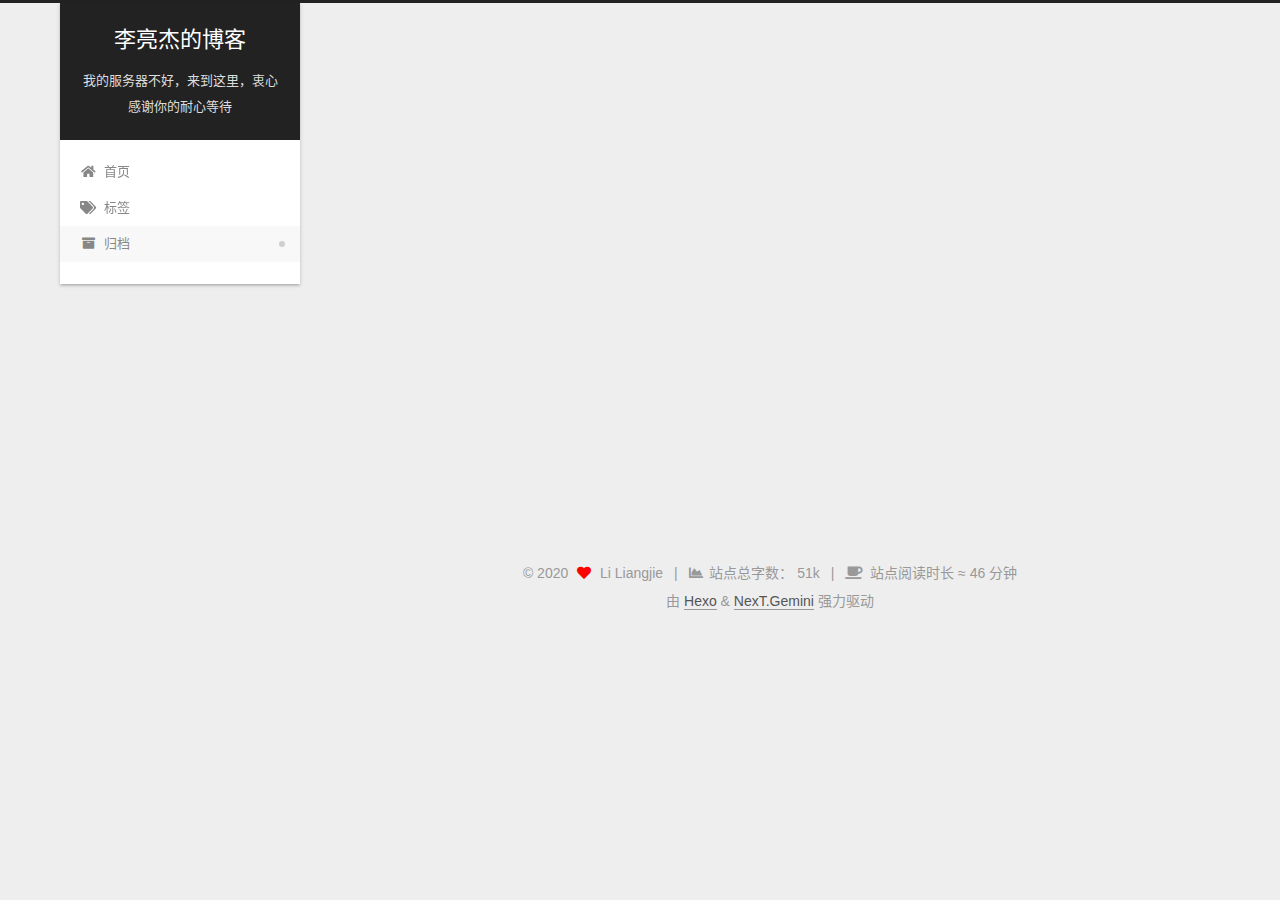
<file: archives/2020/index.html>
<!DOCTYPE html>
<html lang="zh-CN">
<head>
  <meta charset="UTF-8">
<meta name="viewport" content="width=device-width, initial-scale=1, maximum-scale=2">
<meta name="theme-color" content="#222">
<meta name="generator" content="Hexo 5.2.0">
  <link rel="apple-touch-icon" sizes="180x180" href="/images/apple-touch-icon-next.png">
  <link rel="icon" type="image/png" sizes="32x32" href="/images/favicon-32x32-next.png">
  <link rel="icon" type="image/png" sizes="16x16" href="/images/favicon-16x16-next.png">
  <link rel="mask-icon" href="/images/logo.svg" color="#222">

<link rel="stylesheet" href="/css/main.css">


<link rel="stylesheet" href="/lib/font-awesome/css/all.min.css">

<script id="hexo-configurations">
    var NexT = window.NexT || {};
    var CONFIG = {"hostname":"liliangjie.online","root":"/","scheme":"Gemini","version":"7.8.0","exturl":false,"sidebar":{"position":"left","display":"post","padding":18,"offset":12,"onmobile":false},"copycode":{"enable":false,"show_result":false,"style":null},"back2top":{"enable":true,"sidebar":false,"scrollpercent":false},"bookmark":{"enable":false,"color":"#222","save":"auto"},"fancybox":false,"mediumzoom":false,"lazyload":false,"pangu":false,"comments":{"style":"tabs","active":null,"storage":true,"lazyload":false,"nav":null},"algolia":{"hits":{"per_page":10},"labels":{"input_placeholder":"Search for Posts","hits_empty":"We didn't find any results for the search: ${query}","hits_stats":"${hits} results found in ${time} ms"}},"localsearch":{"enable":false,"trigger":"auto","top_n_per_article":1,"unescape":false,"preload":false},"motion":{"enable":true,"async":false,"transition":{"post_block":"fadeIn","post_header":"slideDownIn","post_body":"slideDownIn","coll_header":"slideLeftIn","sidebar":"slideUpIn"}}};
  </script>

  <meta name="description" content="君子终日乾乾，夕惕若，厉无咎">
<meta property="og:type" content="website">
<meta property="og:title" content="李亮杰的博客">
<meta property="og:url" content="http://liliangjie.online/archives/2020/index.html">
<meta property="og:site_name" content="李亮杰的博客">
<meta property="og:description" content="君子终日乾乾，夕惕若，厉无咎">
<meta property="og:locale" content="zh_CN">
<meta property="article:author" content="Li Liangjie">
<meta name="twitter:card" content="summary">

<link rel="canonical" href="http://liliangjie.online/archives/2020/">


<script id="page-configurations">
  // https://hexo.io/docs/variables.html
  CONFIG.page = {
    sidebar: "",
    isHome : false,
    isPost : false,
    lang   : 'zh-CN'
  };
</script>

  <title>归档 | 李亮杰的博客</title>
  






  <noscript>
  <style>
  .use-motion .brand,
  .use-motion .menu-item,
  .sidebar-inner,
  .use-motion .post-block,
  .use-motion .pagination,
  .use-motion .comments,
  .use-motion .post-header,
  .use-motion .post-body,
  .use-motion .collection-header { opacity: initial; }

  .use-motion .site-title,
  .use-motion .site-subtitle {
    opacity: initial;
    top: initial;
  }

  .use-motion .logo-line-before i { left: initial; }
  .use-motion .logo-line-after i { right: initial; }
  </style>
</noscript>

</head>

<body itemscope itemtype="http://schema.org/WebPage">
  <div class="container use-motion">
    <div class="headband"></div>

    <header class="header" itemscope itemtype="http://schema.org/WPHeader">
      <div class="header-inner"><div class="site-brand-container">
  <div class="site-nav-toggle">
    <div class="toggle" aria-label="切换导航栏">
      <span class="toggle-line toggle-line-first"></span>
      <span class="toggle-line toggle-line-middle"></span>
      <span class="toggle-line toggle-line-last"></span>
    </div>
  </div>

  <div class="site-meta">

    <a href="/" class="brand" rel="start">
      <span class="logo-line-before"><i></i></span>
      <h1 class="site-title">李亮杰的博客</h1>
      <span class="logo-line-after"><i></i></span>
    </a>
      <p class="site-subtitle" itemprop="description">我的服务器不好，来到这里，衷心感谢你的耐心等待</p>
  </div>

  <div class="site-nav-right">
    <div class="toggle popup-trigger">
    </div>
  </div>
</div>




<nav class="site-nav">
  <ul id="menu" class="main-menu menu">
        <li class="menu-item menu-item-home">

    <a href="/" rel="section"><i class="fa fa-home fa-fw"></i>首页</a>

  </li>
        <li class="menu-item menu-item-tags">

    <a href="/tags/" rel="section"><i class="fa fa-tags fa-fw"></i>标签</a>

  </li>
        <li class="menu-item menu-item-archives">

    <a href="/archives/" rel="section"><i class="fa fa-archive fa-fw"></i>归档</a>

  </li>
  </ul>
</nav>




</div>
    </header>

    
  <div class="back-to-top">
    <i class="fa fa-arrow-up"></i>
    <span>0%</span>
  </div>


    <main class="main">
      <div class="main-inner">
        <div class="content-wrap">
          

          <div class="content archive">
            

  
  
  
  <div class="post-block">
    <div class="posts-collapse">
      <div class="collection-title">
        <span class="collection-header">嗯..! 目前共计 4 篇日志。 继续努力。</span>
      </div>

      
    <div class="collection-year">
      <span class="collection-header">2020</span>
    </div>

  <article itemscope itemtype="http://schema.org/Article">
    <header class="post-header">

      <div class="post-meta">
        <time itemprop="dateCreated"
              datetime="2020-09-26T01:30:48+08:00"
              content="2020-09-26">
          09-26
        </time>
      </div>

      <div class="post-title">
          <a class="post-title-link" href="/2020/09/26/%E6%B1%82%E5%8F%96%E6%95%B0%E7%BB%84%E6%9C%80%E5%80%BC/" itemprop="url">
            <span itemprop="name">求取数组最值</span>
          </a>
      </div>

    </header>
  </article>

  <article itemscope itemtype="http://schema.org/Article">
    <header class="post-header">

      <div class="post-meta">
        <time itemprop="dateCreated"
              datetime="2020-09-20T01:03:09+08:00"
              content="2020-09-20">
          09-20
        </time>
      </div>

      <div class="post-title">
          <a class="post-title-link" href="/2020/09/20/Hexo%E6%90%AD%E5%BB%BA%E5%8D%9A%E5%AE%A2%E8%B8%A9%E5%9D%91/" itemprop="url">
            <span itemprop="name">mac OS 10.15操作系统下Hexo搭建博客踩坑</span>
          </a>
      </div>

    </header>
  </article>

  <article itemscope itemtype="http://schema.org/Article">
    <header class="post-header">

      <div class="post-meta">
        <time itemprop="dateCreated"
              datetime="2020-09-18T14:41:45+08:00"
              content="2020-09-18">
          09-18
        </time>
      </div>

      <div class="post-title">
          <a class="post-title-link" href="/2020/09/18/Java%E5%AD%A6%E4%B9%A0%E7%AC%94%E8%AE%B0/" itemprop="url">
            <span itemprop="name">Java学习笔记</span>
          </a>
      </div>

    </header>
  </article>

  <article itemscope itemtype="http://schema.org/Article">
    <header class="post-header">

      <div class="post-meta">
        <time itemprop="dateCreated"
              datetime="2020-09-18T14:38:49+08:00"
              content="2020-09-18">
          09-18
        </time>
      </div>

      <div class="post-title">
          <a class="post-title-link" href="/2020/09/18/hello-world/" itemprop="url">
            <span itemprop="name">Hello World</span>
          </a>
      </div>

    </header>
  </article>


    </div>
  </div>
  
  
  

  



          </div>
          

<script>
  window.addEventListener('tabs:register', () => {
    let { activeClass } = CONFIG.comments;
    if (CONFIG.comments.storage) {
      activeClass = localStorage.getItem('comments_active') || activeClass;
    }
    if (activeClass) {
      let activeTab = document.querySelector(`a[href="#comment-${activeClass}"]`);
      if (activeTab) {
        activeTab.click();
      }
    }
  });
  if (CONFIG.comments.storage) {
    window.addEventListener('tabs:click', event => {
      if (!event.target.matches('.tabs-comment .tab-content .tab-pane')) return;
      let commentClass = event.target.classList[1];
      localStorage.setItem('comments_active', commentClass);
    });
  }
</script>

        </div>
          
  
  <div class="toggle sidebar-toggle">
    <span class="toggle-line toggle-line-first"></span>
    <span class="toggle-line toggle-line-middle"></span>
    <span class="toggle-line toggle-line-last"></span>
  </div>

  <aside class="sidebar">
    <div class="sidebar-inner">

      <ul class="sidebar-nav motion-element">
        <li class="sidebar-nav-toc">
          文章目录
        </li>
        <li class="sidebar-nav-overview">
          站点概览
        </li>
      </ul>

      <!--noindex-->
      <div class="post-toc-wrap sidebar-panel">
      </div>
      <!--/noindex-->

      <div class="site-overview-wrap sidebar-panel">
        <div class="site-author motion-element" itemprop="author" itemscope itemtype="http://schema.org/Person">
  <p class="site-author-name" itemprop="name">Li Liangjie</p>
  <div class="site-description" itemprop="description">君子终日乾乾，夕惕若，厉无咎</div>
</div>
<div class="site-state-wrap motion-element">
  <nav class="site-state">
      <div class="site-state-item site-state-posts">
          <a href="/archives/">
        
          <span class="site-state-item-count">4</span>
          <span class="site-state-item-name">日志</span>
        </a>
      </div>
      <div class="site-state-item site-state-tags">
            <a href="/tags/">
          
        <span class="site-state-item-count">3</span>
        <span class="site-state-item-name">标签</span></a>
      </div>
  </nav>
</div>



      </div>

    </div>
  </aside>
  <div id="sidebar-dimmer"></div>


      </div>
    </main>

    <footer class="footer">
      <div class="footer-inner">
        

        

<div class="copyright">
  
  &copy; 
  <span itemprop="copyrightYear">2020</span>
  <span class="with-love">
    <i class="fa fa-heart"></i>
  </span>
  <span class="author" itemprop="copyrightHolder">Li Liangjie</span>
    <span class="post-meta-divider">|</span>
    <span class="post-meta-item-icon">
      <i class="fa fa-chart-area"></i>
    </span>
      <span class="post-meta-item-text">站点总字数：</span>
    <span title="站点总字数">51k</span>
    <span class="post-meta-divider">|</span>
    <span class="post-meta-item-icon">
      <i class="fa fa-coffee"></i>
    </span>
      <span class="post-meta-item-text">站点阅读时长 &asymp;</span>
    <span title="站点阅读时长">46 分钟</span>
</div>
  <div class="powered-by">由 <a href="https://hexo.io/" class="theme-link" rel="noopener" target="_blank">Hexo</a> & <a href="https://theme-next.org/" class="theme-link" rel="noopener" target="_blank">NexT.Gemini</a> 强力驱动
  </div>

        








      </div>
    </footer>
  </div>

  
  <script src="/lib/anime.min.js"></script>
  <script src="/lib/velocity/velocity.min.js"></script>
  <script src="/lib/velocity/velocity.ui.min.js"></script>

<script src="/js/utils.js"></script>

<script src="/js/motion.js"></script>


<script src="/js/schemes/pisces.js"></script>


<script src="/js/next-boot.js"></script>




  
  <script>
    (function(){
      var canonicalURL, curProtocol;
      //Get the <link> tag
      var x=document.getElementsByTagName("link");
		//Find the last canonical URL
		if(x.length > 0){
			for (i=0;i<x.length;i++){
				if(x[i].rel.toLowerCase() == 'canonical' && x[i].href){
					canonicalURL=x[i].href;
				}
			}
		}
    //Get protocol
	    if (!canonicalURL){
	    	curProtocol = window.location.protocol.split(':')[0];
	    }
	    else{
	    	curProtocol = canonicalURL.split(':')[0];
	    }
      //Get current URL if the canonical URL does not exist
	    if (!canonicalURL) canonicalURL = window.location.href;
	    //Assign script content. Replace current URL with the canonical URL
      !function(){var e=/([http|https]:\/\/[a-zA-Z0-9\_\.]+\.baidu\.com)/gi,r=canonicalURL,t=document.referrer;if(!e.test(r)){var n=(String(curProtocol).toLowerCase() === 'https')?"https://sp0.baidu.com/9_Q4simg2RQJ8t7jm9iCKT-xh_/s.gif":"//api.share.baidu.com/s.gif";t?(n+="?r="+encodeURIComponent(document.referrer),r&&(n+="&l="+r)):r&&(n+="?l="+r);var i=new Image;i.src=n}}(window);})();
  </script>















  

  


</body>
</html>
</file>
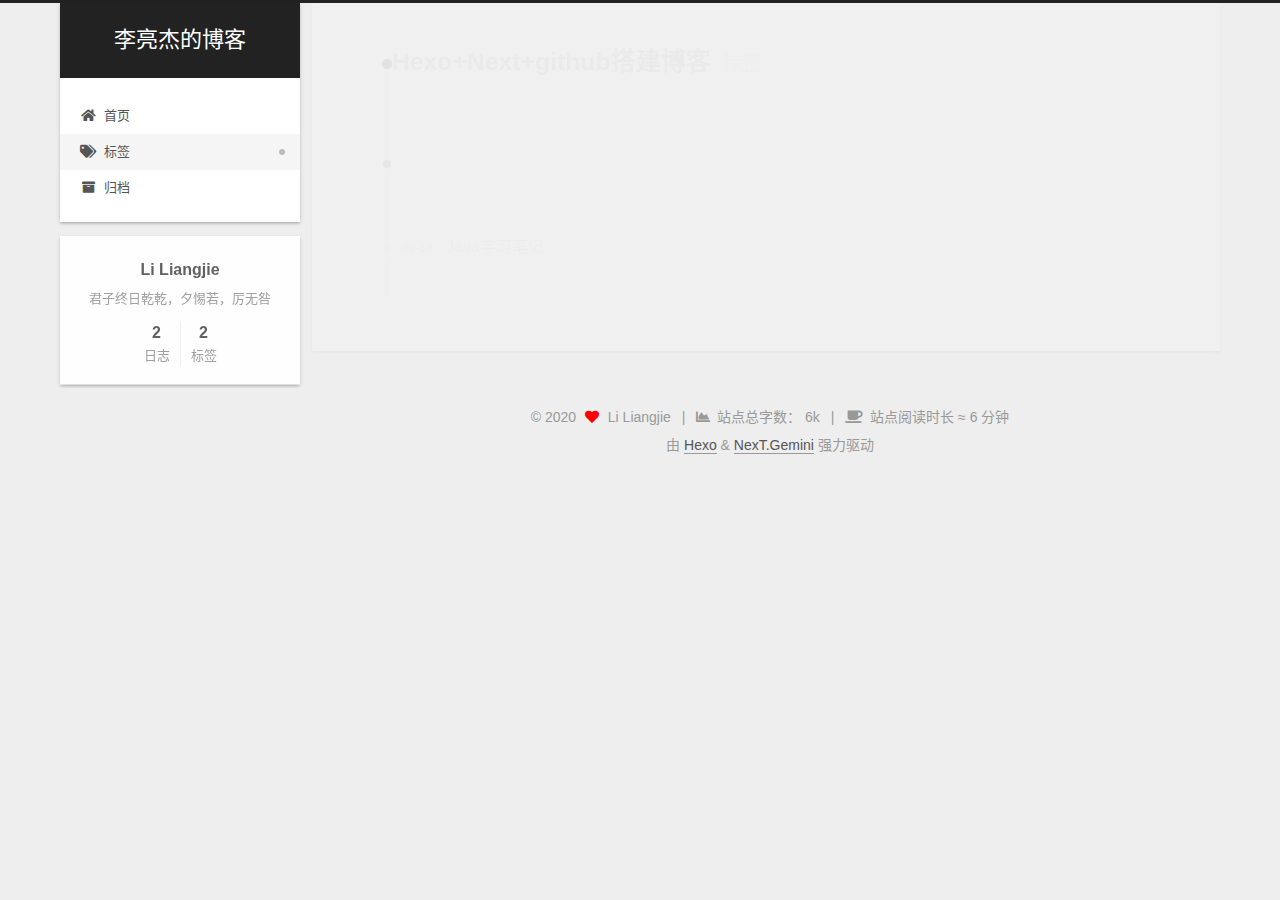
<file: tags/Hexo-Next-github搭建博客/index.html>
<!DOCTYPE html>
<html lang="zh-CN">
<head>
  <meta charset="UTF-8">
<meta name="viewport" content="width=device-width, initial-scale=1, maximum-scale=2">
<meta name="theme-color" content="#222">
<meta name="generator" content="Hexo 5.2.0">
  <link rel="apple-touch-icon" sizes="180x180" href="/images/apple-touch-icon-next.png">
  <link rel="icon" type="image/png" sizes="32x32" href="/images/favicon-32x32-next.png">
  <link rel="icon" type="image/png" sizes="16x16" href="/images/favicon-16x16-next.png">
  <link rel="mask-icon" href="/images/logo.svg" color="#222">

<link rel="stylesheet" href="/css/main.css">


<link rel="stylesheet" href="/lib/font-awesome/css/all.min.css">

<script id="hexo-configurations">
    var NexT = window.NexT || {};
    var CONFIG = {"hostname":"liliangjie.online","root":"/","scheme":"Gemini","version":"7.8.0","exturl":false,"sidebar":{"position":"left","display":"post","padding":18,"offset":12,"onmobile":false},"copycode":{"enable":false,"show_result":false,"style":null},"back2top":{"enable":true,"sidebar":false,"scrollpercent":false},"bookmark":{"enable":false,"color":"#222","save":"auto"},"fancybox":false,"mediumzoom":false,"lazyload":false,"pangu":false,"comments":{"style":"tabs","active":null,"storage":true,"lazyload":false,"nav":null},"algolia":{"hits":{"per_page":10},"labels":{"input_placeholder":"Search for Posts","hits_empty":"We didn't find any results for the search: ${query}","hits_stats":"${hits} results found in ${time} ms"}},"localsearch":{"enable":false,"trigger":"auto","top_n_per_article":1,"unescape":false,"preload":false},"motion":{"enable":true,"async":false,"transition":{"post_block":"fadeIn","post_header":"slideDownIn","post_body":"slideDownIn","coll_header":"slideLeftIn","sidebar":"slideUpIn"}}};
  </script>

  <meta name="description" content="君子终日乾乾，夕惕若，厉无咎">
<meta property="og:type" content="website">
<meta property="og:title" content="李亮杰的博客">
<meta property="og:url" content="http://liliangjie.online/tags/Hexo-Next-github%E6%90%AD%E5%BB%BA%E5%8D%9A%E5%AE%A2/index.html">
<meta property="og:site_name" content="李亮杰的博客">
<meta property="og:description" content="君子终日乾乾，夕惕若，厉无咎">
<meta property="og:locale" content="zh_CN">
<meta property="article:author" content="Li Liangjie">
<meta name="twitter:card" content="summary">

<link rel="canonical" href="http://liliangjie.online/tags/Hexo-Next-github%E6%90%AD%E5%BB%BA%E5%8D%9A%E5%AE%A2/">


<script id="page-configurations">
  // https://hexo.io/docs/variables.html
  CONFIG.page = {
    sidebar: "",
    isHome : false,
    isPost : false,
    lang   : 'zh-CN'
  };
</script>

  <title>标签: Hexo+Next+github搭建博客 | 李亮杰的博客</title>
  






  <noscript>
  <style>
  .use-motion .brand,
  .use-motion .menu-item,
  .sidebar-inner,
  .use-motion .post-block,
  .use-motion .pagination,
  .use-motion .comments,
  .use-motion .post-header,
  .use-motion .post-body,
  .use-motion .collection-header { opacity: initial; }

  .use-motion .site-title,
  .use-motion .site-subtitle {
    opacity: initial;
    top: initial;
  }

  .use-motion .logo-line-before i { left: initial; }
  .use-motion .logo-line-after i { right: initial; }
  </style>
</noscript>

</head>

<body itemscope itemtype="http://schema.org/WebPage">
  <div class="container use-motion">
    <div class="headband"></div>

    <header class="header" itemscope itemtype="http://schema.org/WPHeader">
      <div class="header-inner"><div class="site-brand-container">
  <div class="site-nav-toggle">
    <div class="toggle" aria-label="切换导航栏">
      <span class="toggle-line toggle-line-first"></span>
      <span class="toggle-line toggle-line-middle"></span>
      <span class="toggle-line toggle-line-last"></span>
    </div>
  </div>

  <div class="site-meta">

    <a href="/" class="brand" rel="start">
      <span class="logo-line-before"><i></i></span>
      <h1 class="site-title">李亮杰的博客</h1>
      <span class="logo-line-after"><i></i></span>
    </a>
  </div>

  <div class="site-nav-right">
    <div class="toggle popup-trigger">
    </div>
  </div>
</div>




<nav class="site-nav">
  <ul id="menu" class="main-menu menu">
        <li class="menu-item menu-item-home">

    <a href="/" rel="section"><i class="fa fa-home fa-fw"></i>首页</a>

  </li>
        <li class="menu-item menu-item-tags">

    <a href="/tags/" rel="section"><i class="fa fa-tags fa-fw"></i>标签</a>

  </li>
        <li class="menu-item menu-item-archives">

    <a href="/archives/" rel="section"><i class="fa fa-archive fa-fw"></i>归档</a>

  </li>
  </ul>
</nav>




</div>
    </header>

    
  <div class="back-to-top">
    <i class="fa fa-arrow-up"></i>
    <span>0%</span>
  </div>


    <main class="main">
      <div class="main-inner">
        <div class="content-wrap">
          

          <div class="content tag">
            

  
  
  
  <div class="post-block">
    <div class="posts-collapse">
      <div class="collection-title">
        <h2 class="collection-header">Hexo+Next+github搭建博客
          <small>标签</small>
        </h2>
      </div>

      
    <div class="collection-year">
      <span class="collection-header">2020</span>
    </div>

  <article itemscope itemtype="http://schema.org/Article">
    <header class="post-header">

      <div class="post-meta">
        <time itemprop="dateCreated"
              datetime="2020-09-18T14:41:45+08:00"
              content="2020-09-18">
          09-18
        </time>
      </div>

      <div class="post-title">
          <a class="post-title-link" href="/2020/09/18/%E5%8F%91%E5%B8%83%E7%AC%AC%E4%B8%80%E7%AF%87%E4%B8%AA%E4%BA%BA%E5%8D%9A%E5%AE%A2/" itemprop="url">
            <span itemprop="name">Java学习笔记</span>
          </a>
      </div>

    </header>
  </article>

    </div>
  </div>
  
  
  

  



          </div>
          

<script>
  window.addEventListener('tabs:register', () => {
    let { activeClass } = CONFIG.comments;
    if (CONFIG.comments.storage) {
      activeClass = localStorage.getItem('comments_active') || activeClass;
    }
    if (activeClass) {
      let activeTab = document.querySelector(`a[href="#comment-${activeClass}"]`);
      if (activeTab) {
        activeTab.click();
      }
    }
  });
  if (CONFIG.comments.storage) {
    window.addEventListener('tabs:click', event => {
      if (!event.target.matches('.tabs-comment .tab-content .tab-pane')) return;
      let commentClass = event.target.classList[1];
      localStorage.setItem('comments_active', commentClass);
    });
  }
</script>

        </div>
          
  
  <div class="toggle sidebar-toggle">
    <span class="toggle-line toggle-line-first"></span>
    <span class="toggle-line toggle-line-middle"></span>
    <span class="toggle-line toggle-line-last"></span>
  </div>

  <aside class="sidebar">
    <div class="sidebar-inner">

      <ul class="sidebar-nav motion-element">
        <li class="sidebar-nav-toc">
          文章目录
        </li>
        <li class="sidebar-nav-overview">
          站点概览
        </li>
      </ul>

      <!--noindex-->
      <div class="post-toc-wrap sidebar-panel">
      </div>
      <!--/noindex-->

      <div class="site-overview-wrap sidebar-panel">
        <div class="site-author motion-element" itemprop="author" itemscope itemtype="http://schema.org/Person">
  <p class="site-author-name" itemprop="name">Li Liangjie</p>
  <div class="site-description" itemprop="description">君子终日乾乾，夕惕若，厉无咎</div>
</div>
<div class="site-state-wrap motion-element">
  <nav class="site-state">
      <div class="site-state-item site-state-posts">
          <a href="/archives/">
        
          <span class="site-state-item-count">2</span>
          <span class="site-state-item-name">日志</span>
        </a>
      </div>
      <div class="site-state-item site-state-tags">
            <a href="/tags/">
          
        <span class="site-state-item-count">2</span>
        <span class="site-state-item-name">标签</span></a>
      </div>
  </nav>
</div>



      </div>

    </div>
  </aside>
  <div id="sidebar-dimmer"></div>


      </div>
    </main>

    <footer class="footer">
      <div class="footer-inner">
        

        

<div class="copyright">
  
  &copy; 
  <span itemprop="copyrightYear">2020</span>
  <span class="with-love">
    <i class="fa fa-heart"></i>
  </span>
  <span class="author" itemprop="copyrightHolder">Li Liangjie</span>
    <span class="post-meta-divider">|</span>
    <span class="post-meta-item-icon">
      <i class="fa fa-chart-area"></i>
    </span>
      <span class="post-meta-item-text">站点总字数：</span>
    <span title="站点总字数">6k</span>
    <span class="post-meta-divider">|</span>
    <span class="post-meta-item-icon">
      <i class="fa fa-coffee"></i>
    </span>
      <span class="post-meta-item-text">站点阅读时长 &asymp;</span>
    <span title="站点阅读时长">6 分钟</span>
</div>
  <div class="powered-by">由 <a href="https://hexo.io/" class="theme-link" rel="noopener" target="_blank">Hexo</a> & <a href="https://theme-next.org/" class="theme-link" rel="noopener" target="_blank">NexT.Gemini</a> 强力驱动
  </div>

        








      </div>
    </footer>
  </div>

  
  <script src="/lib/anime.min.js"></script>
  <script src="/lib/velocity/velocity.min.js"></script>
  <script src="/lib/velocity/velocity.ui.min.js"></script>

<script src="/js/utils.js"></script>

<script src="/js/motion.js"></script>


<script src="/js/schemes/pisces.js"></script>


<script src="/js/next-boot.js"></script>




  
  <script>
    (function(){
      var canonicalURL, curProtocol;
      //Get the <link> tag
      var x=document.getElementsByTagName("link");
		//Find the last canonical URL
		if(x.length > 0){
			for (i=0;i<x.length;i++){
				if(x[i].rel.toLowerCase() == 'canonical' && x[i].href){
					canonicalURL=x[i].href;
				}
			}
		}
    //Get protocol
	    if (!canonicalURL){
	    	curProtocol = window.location.protocol.split(':')[0];
	    }
	    else{
	    	curProtocol = canonicalURL.split(':')[0];
	    }
      //Get current URL if the canonical URL does not exist
	    if (!canonicalURL) canonicalURL = window.location.href;
	    //Assign script content. Replace current URL with the canonical URL
      !function(){var e=/([http|https]:\/\/[a-zA-Z0-9\_\.]+\.baidu\.com)/gi,r=canonicalURL,t=document.referrer;if(!e.test(r)){var n=(String(curProtocol).toLowerCase() === 'https')?"https://sp0.baidu.com/9_Q4simg2RQJ8t7jm9iCKT-xh_/s.gif":"//api.share.baidu.com/s.gif";t?(n+="?r="+encodeURIComponent(document.referrer),r&&(n+="&l="+r)):r&&(n+="?l="+r);var i=new Image;i.src=n}}(window);})();
  </script>















  

  


</body>
</html>
</file>
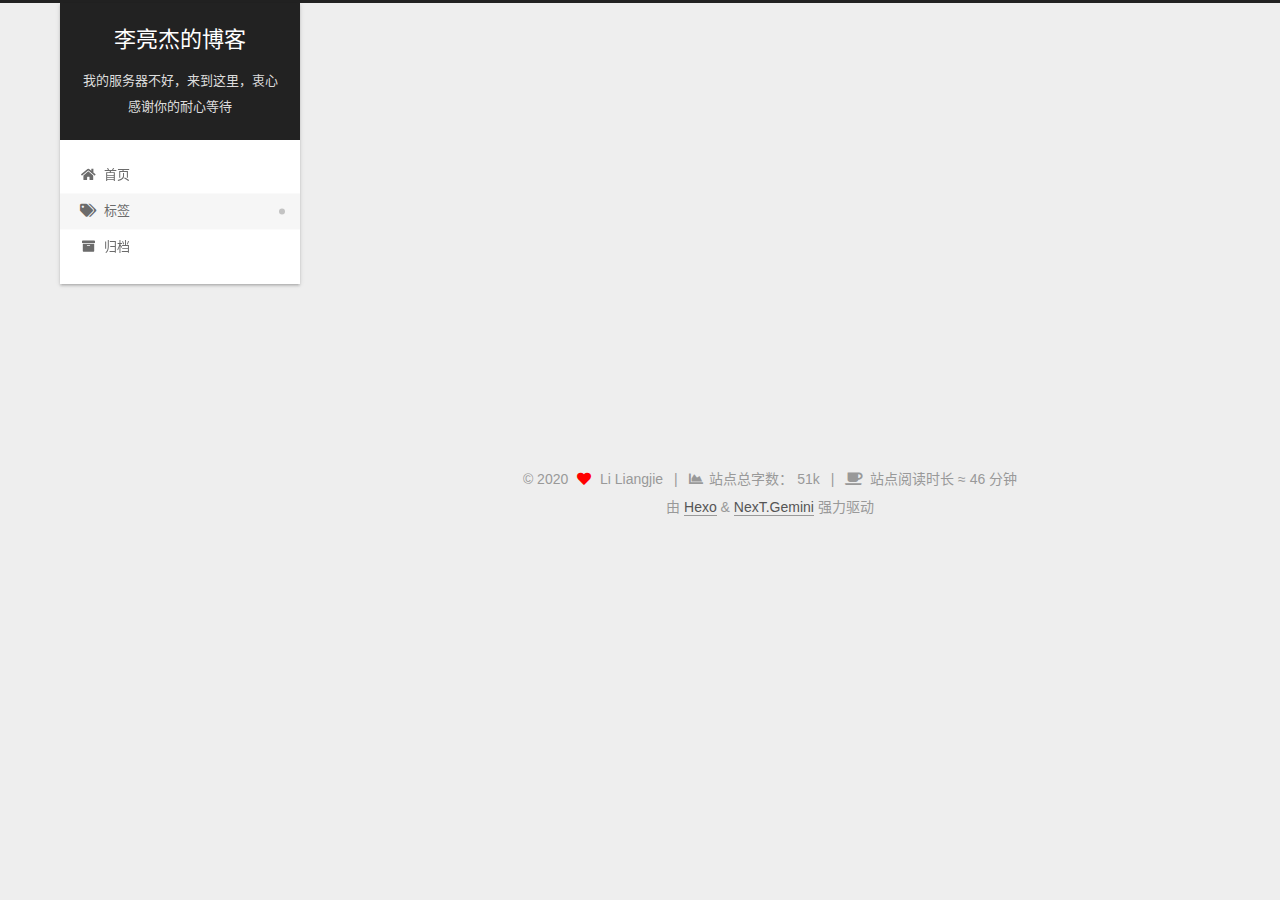
<file: tags/Hexo-Next主题-github-macOS/index.html>
<!DOCTYPE html>
<html lang="zh-CN">
<head>
  <meta charset="UTF-8">
<meta name="viewport" content="width=device-width, initial-scale=1, maximum-scale=2">
<meta name="theme-color" content="#222">
<meta name="generator" content="Hexo 5.2.0">
  <link rel="apple-touch-icon" sizes="180x180" href="/images/apple-touch-icon-next.png">
  <link rel="icon" type="image/png" sizes="32x32" href="/images/favicon-32x32-next.png">
  <link rel="icon" type="image/png" sizes="16x16" href="/images/favicon-16x16-next.png">
  <link rel="mask-icon" href="/images/logo.svg" color="#222">

<link rel="stylesheet" href="/css/main.css">


<link rel="stylesheet" href="/lib/font-awesome/css/all.min.css">

<script id="hexo-configurations">
    var NexT = window.NexT || {};
    var CONFIG = {"hostname":"liliangjie.online","root":"/","scheme":"Gemini","version":"7.8.0","exturl":false,"sidebar":{"position":"left","display":"post","padding":18,"offset":12,"onmobile":false},"copycode":{"enable":false,"show_result":false,"style":null},"back2top":{"enable":true,"sidebar":false,"scrollpercent":false},"bookmark":{"enable":false,"color":"#222","save":"auto"},"fancybox":false,"mediumzoom":false,"lazyload":false,"pangu":false,"comments":{"style":"tabs","active":null,"storage":true,"lazyload":false,"nav":null},"algolia":{"hits":{"per_page":10},"labels":{"input_placeholder":"Search for Posts","hits_empty":"We didn't find any results for the search: ${query}","hits_stats":"${hits} results found in ${time} ms"}},"localsearch":{"enable":false,"trigger":"auto","top_n_per_article":1,"unescape":false,"preload":false},"motion":{"enable":true,"async":false,"transition":{"post_block":"fadeIn","post_header":"slideDownIn","post_body":"slideDownIn","coll_header":"slideLeftIn","sidebar":"slideUpIn"}}};
  </script>

  <meta name="description" content="君子终日乾乾，夕惕若，厉无咎">
<meta property="og:type" content="website">
<meta property="og:title" content="李亮杰的博客">
<meta property="og:url" content="http://liliangjie.online/tags/Hexo-Next%E4%B8%BB%E9%A2%98-github-macOS/index.html">
<meta property="og:site_name" content="李亮杰的博客">
<meta property="og:description" content="君子终日乾乾，夕惕若，厉无咎">
<meta property="og:locale" content="zh_CN">
<meta property="article:author" content="Li Liangjie">
<meta name="twitter:card" content="summary">

<link rel="canonical" href="http://liliangjie.online/tags/Hexo-Next%E4%B8%BB%E9%A2%98-github-macOS/">


<script id="page-configurations">
  // https://hexo.io/docs/variables.html
  CONFIG.page = {
    sidebar: "",
    isHome : false,
    isPost : false,
    lang   : 'zh-CN'
  };
</script>

  <title>标签: -Hexo -Next主题 -github -macOS | 李亮杰的博客</title>
  






  <noscript>
  <style>
  .use-motion .brand,
  .use-motion .menu-item,
  .sidebar-inner,
  .use-motion .post-block,
  .use-motion .pagination,
  .use-motion .comments,
  .use-motion .post-header,
  .use-motion .post-body,
  .use-motion .collection-header { opacity: initial; }

  .use-motion .site-title,
  .use-motion .site-subtitle {
    opacity: initial;
    top: initial;
  }

  .use-motion .logo-line-before i { left: initial; }
  .use-motion .logo-line-after i { right: initial; }
  </style>
</noscript>

</head>

<body itemscope itemtype="http://schema.org/WebPage">
  <div class="container use-motion">
    <div class="headband"></div>

    <header class="header" itemscope itemtype="http://schema.org/WPHeader">
      <div class="header-inner"><div class="site-brand-container">
  <div class="site-nav-toggle">
    <div class="toggle" aria-label="切换导航栏">
      <span class="toggle-line toggle-line-first"></span>
      <span class="toggle-line toggle-line-middle"></span>
      <span class="toggle-line toggle-line-last"></span>
    </div>
  </div>

  <div class="site-meta">

    <a href="/" class="brand" rel="start">
      <span class="logo-line-before"><i></i></span>
      <h1 class="site-title">李亮杰的博客</h1>
      <span class="logo-line-after"><i></i></span>
    </a>
      <p class="site-subtitle" itemprop="description">我的服务器不好，来到这里，衷心感谢你的耐心等待</p>
  </div>

  <div class="site-nav-right">
    <div class="toggle popup-trigger">
    </div>
  </div>
</div>




<nav class="site-nav">
  <ul id="menu" class="main-menu menu">
        <li class="menu-item menu-item-home">

    <a href="/" rel="section"><i class="fa fa-home fa-fw"></i>首页</a>

  </li>
        <li class="menu-item menu-item-tags">

    <a href="/tags/" rel="section"><i class="fa fa-tags fa-fw"></i>标签</a>

  </li>
        <li class="menu-item menu-item-archives">

    <a href="/archives/" rel="section"><i class="fa fa-archive fa-fw"></i>归档</a>

  </li>
  </ul>
</nav>




</div>
    </header>

    
  <div class="back-to-top">
    <i class="fa fa-arrow-up"></i>
    <span>0%</span>
  </div>


    <main class="main">
      <div class="main-inner">
        <div class="content-wrap">
          

          <div class="content tag">
            

  
  
  
  <div class="post-block">
    <div class="posts-collapse">
      <div class="collection-title">
        <h2 class="collection-header">-Hexo -Next主题 -github -macOS
          <small>标签</small>
        </h2>
      </div>

      
    <div class="collection-year">
      <span class="collection-header">2020</span>
    </div>

  <article itemscope itemtype="http://schema.org/Article">
    <header class="post-header">

      <div class="post-meta">
        <time itemprop="dateCreated"
              datetime="2020-09-20T01:03:09+08:00"
              content="2020-09-20">
          09-20
        </time>
      </div>

      <div class="post-title">
          <a class="post-title-link" href="/2020/09/20/Hexo%E6%90%AD%E5%BB%BA%E5%8D%9A%E5%AE%A2%E8%B8%A9%E5%9D%91/" itemprop="url">
            <span itemprop="name">mac OS 10.15操作系统下Hexo搭建博客踩坑</span>
          </a>
      </div>

    </header>
  </article>

    </div>
  </div>
  
  
  

  



          </div>
          

<script>
  window.addEventListener('tabs:register', () => {
    let { activeClass } = CONFIG.comments;
    if (CONFIG.comments.storage) {
      activeClass = localStorage.getItem('comments_active') || activeClass;
    }
    if (activeClass) {
      let activeTab = document.querySelector(`a[href="#comment-${activeClass}"]`);
      if (activeTab) {
        activeTab.click();
      }
    }
  });
  if (CONFIG.comments.storage) {
    window.addEventListener('tabs:click', event => {
      if (!event.target.matches('.tabs-comment .tab-content .tab-pane')) return;
      let commentClass = event.target.classList[1];
      localStorage.setItem('comments_active', commentClass);
    });
  }
</script>

        </div>
          
  
  <div class="toggle sidebar-toggle">
    <span class="toggle-line toggle-line-first"></span>
    <span class="toggle-line toggle-line-middle"></span>
    <span class="toggle-line toggle-line-last"></span>
  </div>

  <aside class="sidebar">
    <div class="sidebar-inner">

      <ul class="sidebar-nav motion-element">
        <li class="sidebar-nav-toc">
          文章目录
        </li>
        <li class="sidebar-nav-overview">
          站点概览
        </li>
      </ul>

      <!--noindex-->
      <div class="post-toc-wrap sidebar-panel">
      </div>
      <!--/noindex-->

      <div class="site-overview-wrap sidebar-panel">
        <div class="site-author motion-element" itemprop="author" itemscope itemtype="http://schema.org/Person">
  <p class="site-author-name" itemprop="name">Li Liangjie</p>
  <div class="site-description" itemprop="description">君子终日乾乾，夕惕若，厉无咎</div>
</div>
<div class="site-state-wrap motion-element">
  <nav class="site-state">
      <div class="site-state-item site-state-posts">
          <a href="/archives/">
        
          <span class="site-state-item-count">4</span>
          <span class="site-state-item-name">日志</span>
        </a>
      </div>
      <div class="site-state-item site-state-tags">
            <a href="/tags/">
          
        <span class="site-state-item-count">3</span>
        <span class="site-state-item-name">标签</span></a>
      </div>
  </nav>
</div>



      </div>

    </div>
  </aside>
  <div id="sidebar-dimmer"></div>


      </div>
    </main>

    <footer class="footer">
      <div class="footer-inner">
        

        

<div class="copyright">
  
  &copy; 
  <span itemprop="copyrightYear">2020</span>
  <span class="with-love">
    <i class="fa fa-heart"></i>
  </span>
  <span class="author" itemprop="copyrightHolder">Li Liangjie</span>
    <span class="post-meta-divider">|</span>
    <span class="post-meta-item-icon">
      <i class="fa fa-chart-area"></i>
    </span>
      <span class="post-meta-item-text">站点总字数：</span>
    <span title="站点总字数">51k</span>
    <span class="post-meta-divider">|</span>
    <span class="post-meta-item-icon">
      <i class="fa fa-coffee"></i>
    </span>
      <span class="post-meta-item-text">站点阅读时长 &asymp;</span>
    <span title="站点阅读时长">46 分钟</span>
</div>
  <div class="powered-by">由 <a href="https://hexo.io/" class="theme-link" rel="noopener" target="_blank">Hexo</a> & <a href="https://theme-next.org/" class="theme-link" rel="noopener" target="_blank">NexT.Gemini</a> 强力驱动
  </div>

        








      </div>
    </footer>
  </div>

  
  <script src="/lib/anime.min.js"></script>
  <script src="/lib/velocity/velocity.min.js"></script>
  <script src="/lib/velocity/velocity.ui.min.js"></script>

<script src="/js/utils.js"></script>

<script src="/js/motion.js"></script>


<script src="/js/schemes/pisces.js"></script>


<script src="/js/next-boot.js"></script>




  
  <script>
    (function(){
      var canonicalURL, curProtocol;
      //Get the <link> tag
      var x=document.getElementsByTagName("link");
		//Find the last canonical URL
		if(x.length > 0){
			for (i=0;i<x.length;i++){
				if(x[i].rel.toLowerCase() == 'canonical' && x[i].href){
					canonicalURL=x[i].href;
				}
			}
		}
    //Get protocol
	    if (!canonicalURL){
	    	curProtocol = window.location.protocol.split(':')[0];
	    }
	    else{
	    	curProtocol = canonicalURL.split(':')[0];
	    }
      //Get current URL if the canonical URL does not exist
	    if (!canonicalURL) canonicalURL = window.location.href;
	    //Assign script content. Replace current URL with the canonical URL
      !function(){var e=/([http|https]:\/\/[a-zA-Z0-9\_\.]+\.baidu\.com)/gi,r=canonicalURL,t=document.referrer;if(!e.test(r)){var n=(String(curProtocol).toLowerCase() === 'https')?"https://sp0.baidu.com/9_Q4simg2RQJ8t7jm9iCKT-xh_/s.gif":"//api.share.baidu.com/s.gif";t?(n+="?r="+encodeURIComponent(document.referrer),r&&(n+="&l="+r)):r&&(n+="?l="+r);var i=new Image;i.src=n}}(window);})();
  </script>















  

  


</body>
</html>
</file>
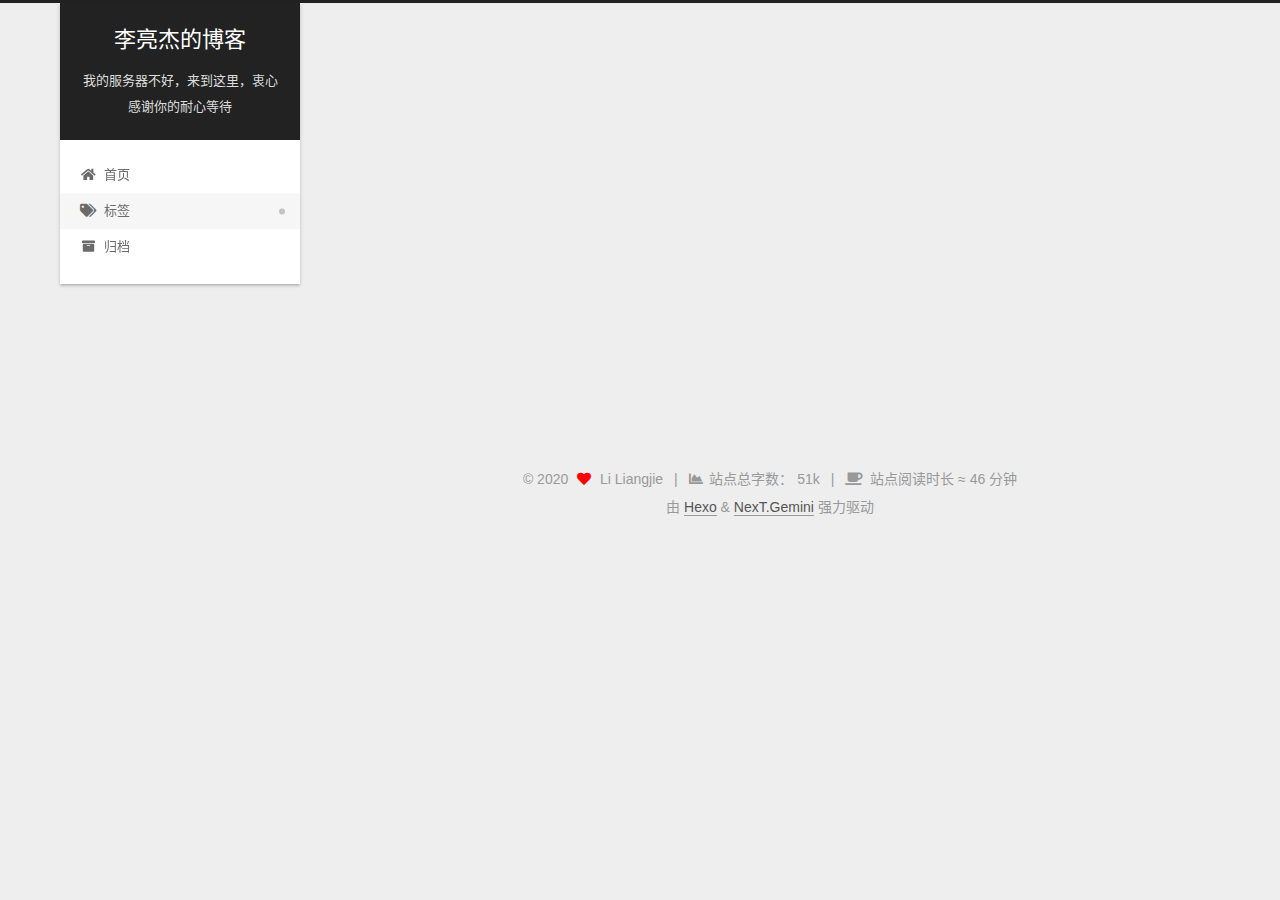
<file: tags/Java/index.html>
<!DOCTYPE html>
<html lang="zh-CN">
<head>
  <meta charset="UTF-8">
<meta name="viewport" content="width=device-width, initial-scale=1, maximum-scale=2">
<meta name="theme-color" content="#222">
<meta name="generator" content="Hexo 5.2.0">
  <link rel="apple-touch-icon" sizes="180x180" href="/images/apple-touch-icon-next.png">
  <link rel="icon" type="image/png" sizes="32x32" href="/images/favicon-32x32-next.png">
  <link rel="icon" type="image/png" sizes="16x16" href="/images/favicon-16x16-next.png">
  <link rel="mask-icon" href="/images/logo.svg" color="#222">

<link rel="stylesheet" href="/css/main.css">


<link rel="stylesheet" href="/lib/font-awesome/css/all.min.css">

<script id="hexo-configurations">
    var NexT = window.NexT || {};
    var CONFIG = {"hostname":"liliangjie.online","root":"/","scheme":"Gemini","version":"7.8.0","exturl":false,"sidebar":{"position":"left","display":"post","padding":18,"offset":12,"onmobile":false},"copycode":{"enable":false,"show_result":false,"style":null},"back2top":{"enable":true,"sidebar":false,"scrollpercent":false},"bookmark":{"enable":false,"color":"#222","save":"auto"},"fancybox":false,"mediumzoom":false,"lazyload":false,"pangu":false,"comments":{"style":"tabs","active":null,"storage":true,"lazyload":false,"nav":null},"algolia":{"hits":{"per_page":10},"labels":{"input_placeholder":"Search for Posts","hits_empty":"We didn't find any results for the search: ${query}","hits_stats":"${hits} results found in ${time} ms"}},"localsearch":{"enable":false,"trigger":"auto","top_n_per_article":1,"unescape":false,"preload":false},"motion":{"enable":true,"async":false,"transition":{"post_block":"fadeIn","post_header":"slideDownIn","post_body":"slideDownIn","coll_header":"slideLeftIn","sidebar":"slideUpIn"}}};
  </script>

  <meta name="description" content="君子终日乾乾，夕惕若，厉无咎">
<meta property="og:type" content="website">
<meta property="og:title" content="李亮杰的博客">
<meta property="og:url" content="http://liliangjie.online/tags/Java/index.html">
<meta property="og:site_name" content="李亮杰的博客">
<meta property="og:description" content="君子终日乾乾，夕惕若，厉无咎">
<meta property="og:locale" content="zh_CN">
<meta property="article:author" content="Li Liangjie">
<meta name="twitter:card" content="summary">

<link rel="canonical" href="http://liliangjie.online/tags/Java/">


<script id="page-configurations">
  // https://hexo.io/docs/variables.html
  CONFIG.page = {
    sidebar: "",
    isHome : false,
    isPost : false,
    lang   : 'zh-CN'
  };
</script>

  <title>标签: Java | 李亮杰的博客</title>
  






  <noscript>
  <style>
  .use-motion .brand,
  .use-motion .menu-item,
  .sidebar-inner,
  .use-motion .post-block,
  .use-motion .pagination,
  .use-motion .comments,
  .use-motion .post-header,
  .use-motion .post-body,
  .use-motion .collection-header { opacity: initial; }

  .use-motion .site-title,
  .use-motion .site-subtitle {
    opacity: initial;
    top: initial;
  }

  .use-motion .logo-line-before i { left: initial; }
  .use-motion .logo-line-after i { right: initial; }
  </style>
</noscript>

</head>

<body itemscope itemtype="http://schema.org/WebPage">
  <div class="container use-motion">
    <div class="headband"></div>

    <header class="header" itemscope itemtype="http://schema.org/WPHeader">
      <div class="header-inner"><div class="site-brand-container">
  <div class="site-nav-toggle">
    <div class="toggle" aria-label="切换导航栏">
      <span class="toggle-line toggle-line-first"></span>
      <span class="toggle-line toggle-line-middle"></span>
      <span class="toggle-line toggle-line-last"></span>
    </div>
  </div>

  <div class="site-meta">

    <a href="/" class="brand" rel="start">
      <span class="logo-line-before"><i></i></span>
      <h1 class="site-title">李亮杰的博客</h1>
      <span class="logo-line-after"><i></i></span>
    </a>
      <p class="site-subtitle" itemprop="description">我的服务器不好，来到这里，衷心感谢你的耐心等待</p>
  </div>

  <div class="site-nav-right">
    <div class="toggle popup-trigger">
    </div>
  </div>
</div>




<nav class="site-nav">
  <ul id="menu" class="main-menu menu">
        <li class="menu-item menu-item-home">

    <a href="/" rel="section"><i class="fa fa-home fa-fw"></i>首页</a>

  </li>
        <li class="menu-item menu-item-tags">

    <a href="/tags/" rel="section"><i class="fa fa-tags fa-fw"></i>标签</a>

  </li>
        <li class="menu-item menu-item-archives">

    <a href="/archives/" rel="section"><i class="fa fa-archive fa-fw"></i>归档</a>

  </li>
  </ul>
</nav>




</div>
    </header>

    
  <div class="back-to-top">
    <i class="fa fa-arrow-up"></i>
    <span>0%</span>
  </div>


    <main class="main">
      <div class="main-inner">
        <div class="content-wrap">
          

          <div class="content tag">
            

  
  
  
  <div class="post-block">
    <div class="posts-collapse">
      <div class="collection-title">
        <h2 class="collection-header">Java
          <small>标签</small>
        </h2>
      </div>

      
    <div class="collection-year">
      <span class="collection-header">2020</span>
    </div>

  <article itemscope itemtype="http://schema.org/Article">
    <header class="post-header">

      <div class="post-meta">
        <time itemprop="dateCreated"
              datetime="2020-09-18T14:41:45+08:00"
              content="2020-09-18">
          09-18
        </time>
      </div>

      <div class="post-title">
          <a class="post-title-link" href="/2020/09/18/Java%E5%AD%A6%E4%B9%A0%E7%AC%94%E8%AE%B0/" itemprop="url">
            <span itemprop="name">Java学习笔记</span>
          </a>
      </div>

    </header>
  </article>

    </div>
  </div>
  
  
  

  



          </div>
          

<script>
  window.addEventListener('tabs:register', () => {
    let { activeClass } = CONFIG.comments;
    if (CONFIG.comments.storage) {
      activeClass = localStorage.getItem('comments_active') || activeClass;
    }
    if (activeClass) {
      let activeTab = document.querySelector(`a[href="#comment-${activeClass}"]`);
      if (activeTab) {
        activeTab.click();
      }
    }
  });
  if (CONFIG.comments.storage) {
    window.addEventListener('tabs:click', event => {
      if (!event.target.matches('.tabs-comment .tab-content .tab-pane')) return;
      let commentClass = event.target.classList[1];
      localStorage.setItem('comments_active', commentClass);
    });
  }
</script>

        </div>
          
  
  <div class="toggle sidebar-toggle">
    <span class="toggle-line toggle-line-first"></span>
    <span class="toggle-line toggle-line-middle"></span>
    <span class="toggle-line toggle-line-last"></span>
  </div>

  <aside class="sidebar">
    <div class="sidebar-inner">

      <ul class="sidebar-nav motion-element">
        <li class="sidebar-nav-toc">
          文章目录
        </li>
        <li class="sidebar-nav-overview">
          站点概览
        </li>
      </ul>

      <!--noindex-->
      <div class="post-toc-wrap sidebar-panel">
      </div>
      <!--/noindex-->

      <div class="site-overview-wrap sidebar-panel">
        <div class="site-author motion-element" itemprop="author" itemscope itemtype="http://schema.org/Person">
  <p class="site-author-name" itemprop="name">Li Liangjie</p>
  <div class="site-description" itemprop="description">君子终日乾乾，夕惕若，厉无咎</div>
</div>
<div class="site-state-wrap motion-element">
  <nav class="site-state">
      <div class="site-state-item site-state-posts">
          <a href="/archives/">
        
          <span class="site-state-item-count">4</span>
          <span class="site-state-item-name">日志</span>
        </a>
      </div>
      <div class="site-state-item site-state-tags">
            <a href="/tags/">
          
        <span class="site-state-item-count">3</span>
        <span class="site-state-item-name">标签</span></a>
      </div>
  </nav>
</div>



      </div>

    </div>
  </aside>
  <div id="sidebar-dimmer"></div>


      </div>
    </main>

    <footer class="footer">
      <div class="footer-inner">
        

        

<div class="copyright">
  
  &copy; 
  <span itemprop="copyrightYear">2020</span>
  <span class="with-love">
    <i class="fa fa-heart"></i>
  </span>
  <span class="author" itemprop="copyrightHolder">Li Liangjie</span>
    <span class="post-meta-divider">|</span>
    <span class="post-meta-item-icon">
      <i class="fa fa-chart-area"></i>
    </span>
      <span class="post-meta-item-text">站点总字数：</span>
    <span title="站点总字数">51k</span>
    <span class="post-meta-divider">|</span>
    <span class="post-meta-item-icon">
      <i class="fa fa-coffee"></i>
    </span>
      <span class="post-meta-item-text">站点阅读时长 &asymp;</span>
    <span title="站点阅读时长">46 分钟</span>
</div>
  <div class="powered-by">由 <a href="https://hexo.io/" class="theme-link" rel="noopener" target="_blank">Hexo</a> & <a href="https://theme-next.org/" class="theme-link" rel="noopener" target="_blank">NexT.Gemini</a> 强力驱动
  </div>

        








      </div>
    </footer>
  </div>

  
  <script src="/lib/anime.min.js"></script>
  <script src="/lib/velocity/velocity.min.js"></script>
  <script src="/lib/velocity/velocity.ui.min.js"></script>

<script src="/js/utils.js"></script>

<script src="/js/motion.js"></script>


<script src="/js/schemes/pisces.js"></script>


<script src="/js/next-boot.js"></script>




  
  <script>
    (function(){
      var canonicalURL, curProtocol;
      //Get the <link> tag
      var x=document.getElementsByTagName("link");
		//Find the last canonical URL
		if(x.length > 0){
			for (i=0;i<x.length;i++){
				if(x[i].rel.toLowerCase() == 'canonical' && x[i].href){
					canonicalURL=x[i].href;
				}
			}
		}
    //Get protocol
	    if (!canonicalURL){
	    	curProtocol = window.location.protocol.split(':')[0];
	    }
	    else{
	    	curProtocol = canonicalURL.split(':')[0];
	    }
      //Get current URL if the canonical URL does not exist
	    if (!canonicalURL) canonicalURL = window.location.href;
	    //Assign script content. Replace current URL with the canonical URL
      !function(){var e=/([http|https]:\/\/[a-zA-Z0-9\_\.]+\.baidu\.com)/gi,r=canonicalURL,t=document.referrer;if(!e.test(r)){var n=(String(curProtocol).toLowerCase() === 'https')?"https://sp0.baidu.com/9_Q4simg2RQJ8t7jm9iCKT-xh_/s.gif":"//api.share.baidu.com/s.gif";t?(n+="?r="+encodeURIComponent(document.referrer),r&&(n+="&l="+r)):r&&(n+="?l="+r);var i=new Image;i.src=n}}(window);})();
  </script>















  

  


</body>
</html>
</file>
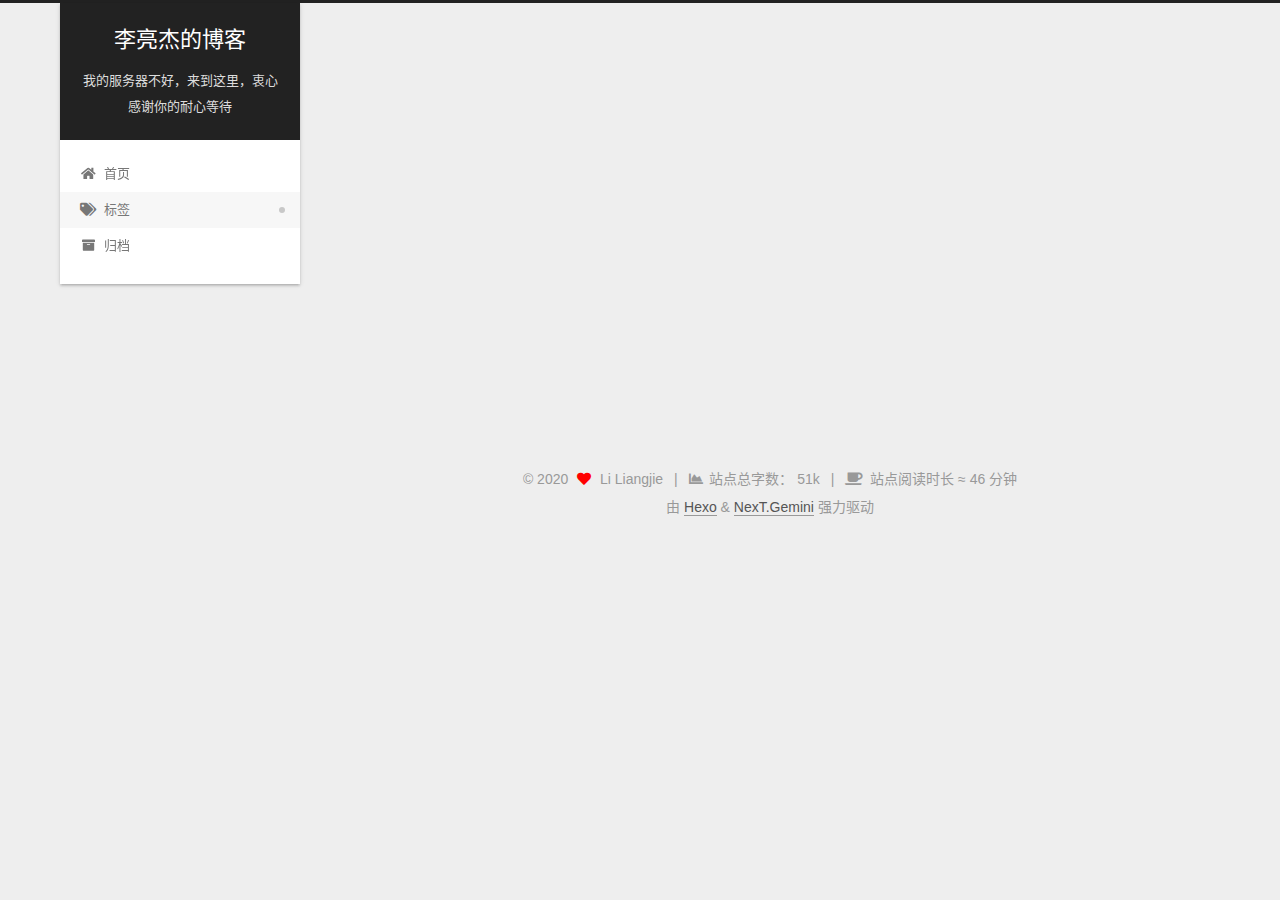
<file: tags/Java随笔/index.html>
<!DOCTYPE html>
<html lang="zh-CN">
<head>
  <meta charset="UTF-8">
<meta name="viewport" content="width=device-width, initial-scale=1, maximum-scale=2">
<meta name="theme-color" content="#222">
<meta name="generator" content="Hexo 5.2.0">
  <link rel="apple-touch-icon" sizes="180x180" href="/images/apple-touch-icon-next.png">
  <link rel="icon" type="image/png" sizes="32x32" href="/images/favicon-32x32-next.png">
  <link rel="icon" type="image/png" sizes="16x16" href="/images/favicon-16x16-next.png">
  <link rel="mask-icon" href="/images/logo.svg" color="#222">

<link rel="stylesheet" href="/css/main.css">


<link rel="stylesheet" href="/lib/font-awesome/css/all.min.css">

<script id="hexo-configurations">
    var NexT = window.NexT || {};
    var CONFIG = {"hostname":"liliangjie.online","root":"/","scheme":"Gemini","version":"7.8.0","exturl":false,"sidebar":{"position":"left","display":"post","padding":18,"offset":12,"onmobile":false},"copycode":{"enable":false,"show_result":false,"style":null},"back2top":{"enable":true,"sidebar":false,"scrollpercent":false},"bookmark":{"enable":false,"color":"#222","save":"auto"},"fancybox":false,"mediumzoom":false,"lazyload":false,"pangu":false,"comments":{"style":"tabs","active":null,"storage":true,"lazyload":false,"nav":null},"algolia":{"hits":{"per_page":10},"labels":{"input_placeholder":"Search for Posts","hits_empty":"We didn't find any results for the search: ${query}","hits_stats":"${hits} results found in ${time} ms"}},"localsearch":{"enable":false,"trigger":"auto","top_n_per_article":1,"unescape":false,"preload":false},"motion":{"enable":true,"async":false,"transition":{"post_block":"fadeIn","post_header":"slideDownIn","post_body":"slideDownIn","coll_header":"slideLeftIn","sidebar":"slideUpIn"}}};
  </script>

  <meta name="description" content="君子终日乾乾，夕惕若，厉无咎">
<meta property="og:type" content="website">
<meta property="og:title" content="李亮杰的博客">
<meta property="og:url" content="http://liliangjie.online/tags/Java%E9%9A%8F%E7%AC%94/index.html">
<meta property="og:site_name" content="李亮杰的博客">
<meta property="og:description" content="君子终日乾乾，夕惕若，厉无咎">
<meta property="og:locale" content="zh_CN">
<meta property="article:author" content="Li Liangjie">
<meta name="twitter:card" content="summary">

<link rel="canonical" href="http://liliangjie.online/tags/Java%E9%9A%8F%E7%AC%94/">


<script id="page-configurations">
  // https://hexo.io/docs/variables.html
  CONFIG.page = {
    sidebar: "",
    isHome : false,
    isPost : false,
    lang   : 'zh-CN'
  };
</script>

  <title>标签: -Java随笔 | 李亮杰的博客</title>
  






  <noscript>
  <style>
  .use-motion .brand,
  .use-motion .menu-item,
  .sidebar-inner,
  .use-motion .post-block,
  .use-motion .pagination,
  .use-motion .comments,
  .use-motion .post-header,
  .use-motion .post-body,
  .use-motion .collection-header { opacity: initial; }

  .use-motion .site-title,
  .use-motion .site-subtitle {
    opacity: initial;
    top: initial;
  }

  .use-motion .logo-line-before i { left: initial; }
  .use-motion .logo-line-after i { right: initial; }
  </style>
</noscript>

</head>

<body itemscope itemtype="http://schema.org/WebPage">
  <div class="container use-motion">
    <div class="headband"></div>

    <header class="header" itemscope itemtype="http://schema.org/WPHeader">
      <div class="header-inner"><div class="site-brand-container">
  <div class="site-nav-toggle">
    <div class="toggle" aria-label="切换导航栏">
      <span class="toggle-line toggle-line-first"></span>
      <span class="toggle-line toggle-line-middle"></span>
      <span class="toggle-line toggle-line-last"></span>
    </div>
  </div>

  <div class="site-meta">

    <a href="/" class="brand" rel="start">
      <span class="logo-line-before"><i></i></span>
      <h1 class="site-title">李亮杰的博客</h1>
      <span class="logo-line-after"><i></i></span>
    </a>
      <p class="site-subtitle" itemprop="description">我的服务器不好，来到这里，衷心感谢你的耐心等待</p>
  </div>

  <div class="site-nav-right">
    <div class="toggle popup-trigger">
    </div>
  </div>
</div>




<nav class="site-nav">
  <ul id="menu" class="main-menu menu">
        <li class="menu-item menu-item-home">

    <a href="/" rel="section"><i class="fa fa-home fa-fw"></i>首页</a>

  </li>
        <li class="menu-item menu-item-tags">

    <a href="/tags/" rel="section"><i class="fa fa-tags fa-fw"></i>标签</a>

  </li>
        <li class="menu-item menu-item-archives">

    <a href="/archives/" rel="section"><i class="fa fa-archive fa-fw"></i>归档</a>

  </li>
  </ul>
</nav>




</div>
    </header>

    
  <div class="back-to-top">
    <i class="fa fa-arrow-up"></i>
    <span>0%</span>
  </div>


    <main class="main">
      <div class="main-inner">
        <div class="content-wrap">
          

          <div class="content tag">
            

  
  
  
  <div class="post-block">
    <div class="posts-collapse">
      <div class="collection-title">
        <h2 class="collection-header">-Java随笔
          <small>标签</small>
        </h2>
      </div>

      
    <div class="collection-year">
      <span class="collection-header">2020</span>
    </div>

  <article itemscope itemtype="http://schema.org/Article">
    <header class="post-header">

      <div class="post-meta">
        <time itemprop="dateCreated"
              datetime="2020-09-26T01:30:48+08:00"
              content="2020-09-26">
          09-26
        </time>
      </div>

      <div class="post-title">
          <a class="post-title-link" href="/2020/09/26/%E6%B1%82%E5%8F%96%E6%95%B0%E7%BB%84%E6%9C%80%E5%80%BC/" itemprop="url">
            <span itemprop="name">求取数组最值</span>
          </a>
      </div>

    </header>
  </article>

    </div>
  </div>
  
  
  

  



          </div>
          

<script>
  window.addEventListener('tabs:register', () => {
    let { activeClass } = CONFIG.comments;
    if (CONFIG.comments.storage) {
      activeClass = localStorage.getItem('comments_active') || activeClass;
    }
    if (activeClass) {
      let activeTab = document.querySelector(`a[href="#comment-${activeClass}"]`);
      if (activeTab) {
        activeTab.click();
      }
    }
  });
  if (CONFIG.comments.storage) {
    window.addEventListener('tabs:click', event => {
      if (!event.target.matches('.tabs-comment .tab-content .tab-pane')) return;
      let commentClass = event.target.classList[1];
      localStorage.setItem('comments_active', commentClass);
    });
  }
</script>

        </div>
          
  
  <div class="toggle sidebar-toggle">
    <span class="toggle-line toggle-line-first"></span>
    <span class="toggle-line toggle-line-middle"></span>
    <span class="toggle-line toggle-line-last"></span>
  </div>

  <aside class="sidebar">
    <div class="sidebar-inner">

      <ul class="sidebar-nav motion-element">
        <li class="sidebar-nav-toc">
          文章目录
        </li>
        <li class="sidebar-nav-overview">
          站点概览
        </li>
      </ul>

      <!--noindex-->
      <div class="post-toc-wrap sidebar-panel">
      </div>
      <!--/noindex-->

      <div class="site-overview-wrap sidebar-panel">
        <div class="site-author motion-element" itemprop="author" itemscope itemtype="http://schema.org/Person">
  <p class="site-author-name" itemprop="name">Li Liangjie</p>
  <div class="site-description" itemprop="description">君子终日乾乾，夕惕若，厉无咎</div>
</div>
<div class="site-state-wrap motion-element">
  <nav class="site-state">
      <div class="site-state-item site-state-posts">
          <a href="/archives/">
        
          <span class="site-state-item-count">4</span>
          <span class="site-state-item-name">日志</span>
        </a>
      </div>
      <div class="site-state-item site-state-tags">
            <a href="/tags/">
          
        <span class="site-state-item-count">3</span>
        <span class="site-state-item-name">标签</span></a>
      </div>
  </nav>
</div>



      </div>

    </div>
  </aside>
  <div id="sidebar-dimmer"></div>


      </div>
    </main>

    <footer class="footer">
      <div class="footer-inner">
        

        

<div class="copyright">
  
  &copy; 
  <span itemprop="copyrightYear">2020</span>
  <span class="with-love">
    <i class="fa fa-heart"></i>
  </span>
  <span class="author" itemprop="copyrightHolder">Li Liangjie</span>
    <span class="post-meta-divider">|</span>
    <span class="post-meta-item-icon">
      <i class="fa fa-chart-area"></i>
    </span>
      <span class="post-meta-item-text">站点总字数：</span>
    <span title="站点总字数">51k</span>
    <span class="post-meta-divider">|</span>
    <span class="post-meta-item-icon">
      <i class="fa fa-coffee"></i>
    </span>
      <span class="post-meta-item-text">站点阅读时长 &asymp;</span>
    <span title="站点阅读时长">46 分钟</span>
</div>
  <div class="powered-by">由 <a href="https://hexo.io/" class="theme-link" rel="noopener" target="_blank">Hexo</a> & <a href="https://theme-next.org/" class="theme-link" rel="noopener" target="_blank">NexT.Gemini</a> 强力驱动
  </div>

        








      </div>
    </footer>
  </div>

  
  <script src="/lib/anime.min.js"></script>
  <script src="/lib/velocity/velocity.min.js"></script>
  <script src="/lib/velocity/velocity.ui.min.js"></script>

<script src="/js/utils.js"></script>

<script src="/js/motion.js"></script>


<script src="/js/schemes/pisces.js"></script>


<script src="/js/next-boot.js"></script>




  
  <script>
    (function(){
      var canonicalURL, curProtocol;
      //Get the <link> tag
      var x=document.getElementsByTagName("link");
		//Find the last canonical URL
		if(x.length > 0){
			for (i=0;i<x.length;i++){
				if(x[i].rel.toLowerCase() == 'canonical' && x[i].href){
					canonicalURL=x[i].href;
				}
			}
		}
    //Get protocol
	    if (!canonicalURL){
	    	curProtocol = window.location.protocol.split(':')[0];
	    }
	    else{
	    	curProtocol = canonicalURL.split(':')[0];
	    }
      //Get current URL if the canonical URL does not exist
	    if (!canonicalURL) canonicalURL = window.location.href;
	    //Assign script content. Replace current URL with the canonical URL
      !function(){var e=/([http|https]:\/\/[a-zA-Z0-9\_\.]+\.baidu\.com)/gi,r=canonicalURL,t=document.referrer;if(!e.test(r)){var n=(String(curProtocol).toLowerCase() === 'https')?"https://sp0.baidu.com/9_Q4simg2RQJ8t7jm9iCKT-xh_/s.gif":"//api.share.baidu.com/s.gif";t?(n+="?r="+encodeURIComponent(document.referrer),r&&(n+="&l="+r)):r&&(n+="?l="+r);var i=new Image;i.src=n}}(window);})();
  </script>















  

  


</body>
</html>
</file>
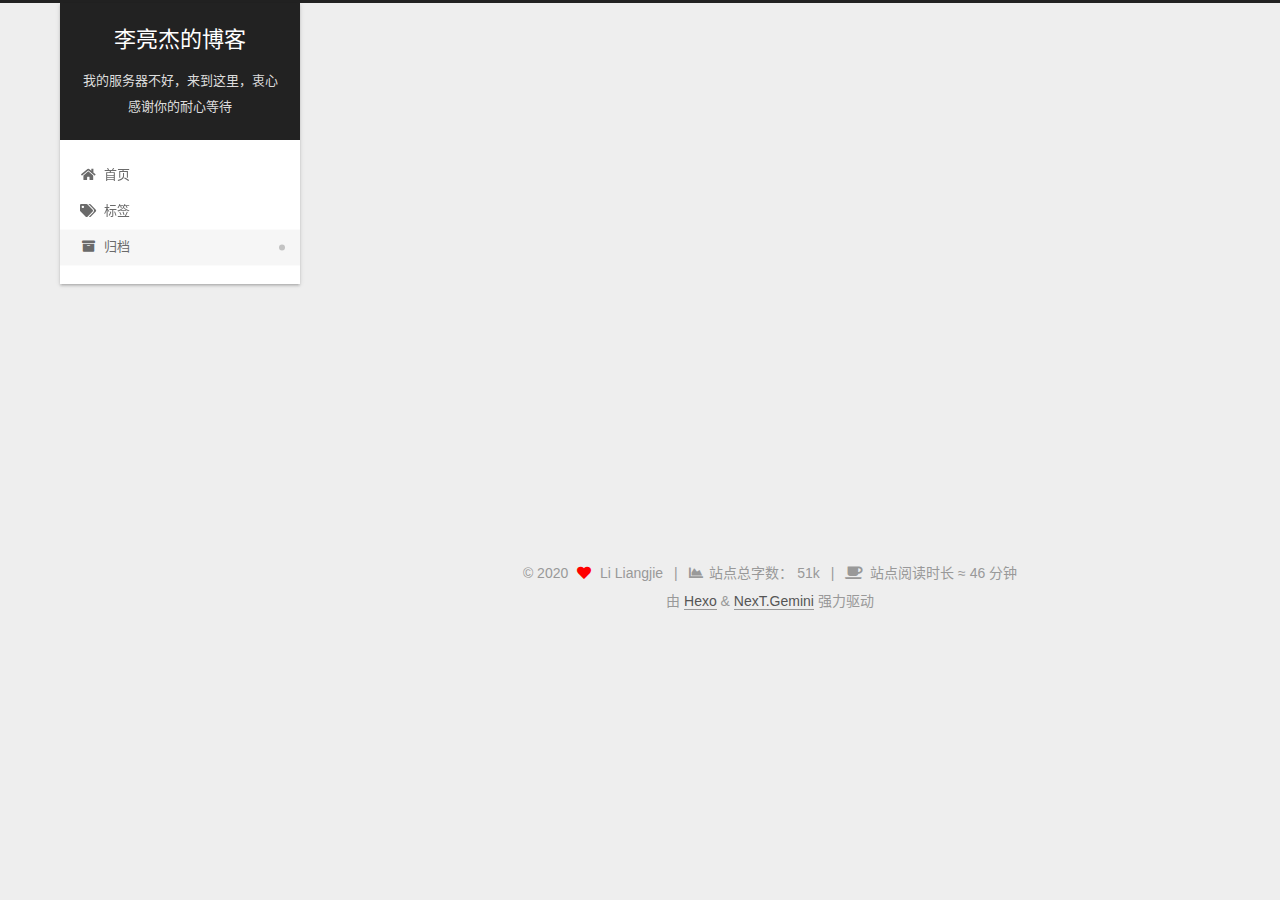
<file: archives/2020/09/index.html>
<!DOCTYPE html>
<html lang="zh-CN">
<head>
  <meta charset="UTF-8">
<meta name="viewport" content="width=device-width, initial-scale=1, maximum-scale=2">
<meta name="theme-color" content="#222">
<meta name="generator" content="Hexo 5.2.0">
  <link rel="apple-touch-icon" sizes="180x180" href="/images/apple-touch-icon-next.png">
  <link rel="icon" type="image/png" sizes="32x32" href="/images/favicon-32x32-next.png">
  <link rel="icon" type="image/png" sizes="16x16" href="/images/favicon-16x16-next.png">
  <link rel="mask-icon" href="/images/logo.svg" color="#222">

<link rel="stylesheet" href="/css/main.css">


<link rel="stylesheet" href="/lib/font-awesome/css/all.min.css">

<script id="hexo-configurations">
    var NexT = window.NexT || {};
    var CONFIG = {"hostname":"liliangjie.online","root":"/","scheme":"Gemini","version":"7.8.0","exturl":false,"sidebar":{"position":"left","display":"post","padding":18,"offset":12,"onmobile":false},"copycode":{"enable":false,"show_result":false,"style":null},"back2top":{"enable":true,"sidebar":false,"scrollpercent":false},"bookmark":{"enable":false,"color":"#222","save":"auto"},"fancybox":false,"mediumzoom":false,"lazyload":false,"pangu":false,"comments":{"style":"tabs","active":null,"storage":true,"lazyload":false,"nav":null},"algolia":{"hits":{"per_page":10},"labels":{"input_placeholder":"Search for Posts","hits_empty":"We didn't find any results for the search: ${query}","hits_stats":"${hits} results found in ${time} ms"}},"localsearch":{"enable":false,"trigger":"auto","top_n_per_article":1,"unescape":false,"preload":false},"motion":{"enable":true,"async":false,"transition":{"post_block":"fadeIn","post_header":"slideDownIn","post_body":"slideDownIn","coll_header":"slideLeftIn","sidebar":"slideUpIn"}}};
  </script>

  <meta name="description" content="君子终日乾乾，夕惕若，厉无咎">
<meta property="og:type" content="website">
<meta property="og:title" content="李亮杰的博客">
<meta property="og:url" content="http://liliangjie.online/archives/2020/09/index.html">
<meta property="og:site_name" content="李亮杰的博客">
<meta property="og:description" content="君子终日乾乾，夕惕若，厉无咎">
<meta property="og:locale" content="zh_CN">
<meta property="article:author" content="Li Liangjie">
<meta name="twitter:card" content="summary">

<link rel="canonical" href="http://liliangjie.online/archives/2020/09/">


<script id="page-configurations">
  // https://hexo.io/docs/variables.html
  CONFIG.page = {
    sidebar: "",
    isHome : false,
    isPost : false,
    lang   : 'zh-CN'
  };
</script>

  <title>归档 | 李亮杰的博客</title>
  






  <noscript>
  <style>
  .use-motion .brand,
  .use-motion .menu-item,
  .sidebar-inner,
  .use-motion .post-block,
  .use-motion .pagination,
  .use-motion .comments,
  .use-motion .post-header,
  .use-motion .post-body,
  .use-motion .collection-header { opacity: initial; }

  .use-motion .site-title,
  .use-motion .site-subtitle {
    opacity: initial;
    top: initial;
  }

  .use-motion .logo-line-before i { left: initial; }
  .use-motion .logo-line-after i { right: initial; }
  </style>
</noscript>

</head>

<body itemscope itemtype="http://schema.org/WebPage">
  <div class="container use-motion">
    <div class="headband"></div>

    <header class="header" itemscope itemtype="http://schema.org/WPHeader">
      <div class="header-inner"><div class="site-brand-container">
  <div class="site-nav-toggle">
    <div class="toggle" aria-label="切换导航栏">
      <span class="toggle-line toggle-line-first"></span>
      <span class="toggle-line toggle-line-middle"></span>
      <span class="toggle-line toggle-line-last"></span>
    </div>
  </div>

  <div class="site-meta">

    <a href="/" class="brand" rel="start">
      <span class="logo-line-before"><i></i></span>
      <h1 class="site-title">李亮杰的博客</h1>
      <span class="logo-line-after"><i></i></span>
    </a>
      <p class="site-subtitle" itemprop="description">我的服务器不好，来到这里，衷心感谢你的耐心等待</p>
  </div>

  <div class="site-nav-right">
    <div class="toggle popup-trigger">
    </div>
  </div>
</div>




<nav class="site-nav">
  <ul id="menu" class="main-menu menu">
        <li class="menu-item menu-item-home">

    <a href="/" rel="section"><i class="fa fa-home fa-fw"></i>首页</a>

  </li>
        <li class="menu-item menu-item-tags">

    <a href="/tags/" rel="section"><i class="fa fa-tags fa-fw"></i>标签</a>

  </li>
        <li class="menu-item menu-item-archives">

    <a href="/archives/" rel="section"><i class="fa fa-archive fa-fw"></i>归档</a>

  </li>
  </ul>
</nav>




</div>
    </header>

    
  <div class="back-to-top">
    <i class="fa fa-arrow-up"></i>
    <span>0%</span>
  </div>


    <main class="main">
      <div class="main-inner">
        <div class="content-wrap">
          

          <div class="content archive">
            

  
  
  
  <div class="post-block">
    <div class="posts-collapse">
      <div class="collection-title">
        <span class="collection-header">嗯..! 目前共计 4 篇日志。 继续努力。</span>
      </div>

      
    <div class="collection-year">
      <span class="collection-header">2020</span>
    </div>

  <article itemscope itemtype="http://schema.org/Article">
    <header class="post-header">

      <div class="post-meta">
        <time itemprop="dateCreated"
              datetime="2020-09-26T01:30:48+08:00"
              content="2020-09-26">
          09-26
        </time>
      </div>

      <div class="post-title">
          <a class="post-title-link" href="/2020/09/26/%E6%B1%82%E5%8F%96%E6%95%B0%E7%BB%84%E6%9C%80%E5%80%BC/" itemprop="url">
            <span itemprop="name">求取数组最值</span>
          </a>
      </div>

    </header>
  </article>

  <article itemscope itemtype="http://schema.org/Article">
    <header class="post-header">

      <div class="post-meta">
        <time itemprop="dateCreated"
              datetime="2020-09-20T01:03:09+08:00"
              content="2020-09-20">
          09-20
        </time>
      </div>

      <div class="post-title">
          <a class="post-title-link" href="/2020/09/20/Hexo%E6%90%AD%E5%BB%BA%E5%8D%9A%E5%AE%A2%E8%B8%A9%E5%9D%91/" itemprop="url">
            <span itemprop="name">mac OS 10.15操作系统下Hexo搭建博客踩坑</span>
          </a>
      </div>

    </header>
  </article>

  <article itemscope itemtype="http://schema.org/Article">
    <header class="post-header">

      <div class="post-meta">
        <time itemprop="dateCreated"
              datetime="2020-09-18T14:41:45+08:00"
              content="2020-09-18">
          09-18
        </time>
      </div>

      <div class="post-title">
          <a class="post-title-link" href="/2020/09/18/Java%E5%AD%A6%E4%B9%A0%E7%AC%94%E8%AE%B0/" itemprop="url">
            <span itemprop="name">Java学习笔记</span>
          </a>
      </div>

    </header>
  </article>

  <article itemscope itemtype="http://schema.org/Article">
    <header class="post-header">

      <div class="post-meta">
        <time itemprop="dateCreated"
              datetime="2020-09-18T14:38:49+08:00"
              content="2020-09-18">
          09-18
        </time>
      </div>

      <div class="post-title">
          <a class="post-title-link" href="/2020/09/18/hello-world/" itemprop="url">
            <span itemprop="name">Hello World</span>
          </a>
      </div>

    </header>
  </article>


    </div>
  </div>
  
  
  

  



          </div>
          

<script>
  window.addEventListener('tabs:register', () => {
    let { activeClass } = CONFIG.comments;
    if (CONFIG.comments.storage) {
      activeClass = localStorage.getItem('comments_active') || activeClass;
    }
    if (activeClass) {
      let activeTab = document.querySelector(`a[href="#comment-${activeClass}"]`);
      if (activeTab) {
        activeTab.click();
      }
    }
  });
  if (CONFIG.comments.storage) {
    window.addEventListener('tabs:click', event => {
      if (!event.target.matches('.tabs-comment .tab-content .tab-pane')) return;
      let commentClass = event.target.classList[1];
      localStorage.setItem('comments_active', commentClass);
    });
  }
</script>

        </div>
          
  
  <div class="toggle sidebar-toggle">
    <span class="toggle-line toggle-line-first"></span>
    <span class="toggle-line toggle-line-middle"></span>
    <span class="toggle-line toggle-line-last"></span>
  </div>

  <aside class="sidebar">
    <div class="sidebar-inner">

      <ul class="sidebar-nav motion-element">
        <li class="sidebar-nav-toc">
          文章目录
        </li>
        <li class="sidebar-nav-overview">
          站点概览
        </li>
      </ul>

      <!--noindex-->
      <div class="post-toc-wrap sidebar-panel">
      </div>
      <!--/noindex-->

      <div class="site-overview-wrap sidebar-panel">
        <div class="site-author motion-element" itemprop="author" itemscope itemtype="http://schema.org/Person">
  <p class="site-author-name" itemprop="name">Li Liangjie</p>
  <div class="site-description" itemprop="description">君子终日乾乾，夕惕若，厉无咎</div>
</div>
<div class="site-state-wrap motion-element">
  <nav class="site-state">
      <div class="site-state-item site-state-posts">
          <a href="/archives/">
        
          <span class="site-state-item-count">4</span>
          <span class="site-state-item-name">日志</span>
        </a>
      </div>
      <div class="site-state-item site-state-tags">
            <a href="/tags/">
          
        <span class="site-state-item-count">3</span>
        <span class="site-state-item-name">标签</span></a>
      </div>
  </nav>
</div>



      </div>

    </div>
  </aside>
  <div id="sidebar-dimmer"></div>


      </div>
    </main>

    <footer class="footer">
      <div class="footer-inner">
        

        

<div class="copyright">
  
  &copy; 
  <span itemprop="copyrightYear">2020</span>
  <span class="with-love">
    <i class="fa fa-heart"></i>
  </span>
  <span class="author" itemprop="copyrightHolder">Li Liangjie</span>
    <span class="post-meta-divider">|</span>
    <span class="post-meta-item-icon">
      <i class="fa fa-chart-area"></i>
    </span>
      <span class="post-meta-item-text">站点总字数：</span>
    <span title="站点总字数">51k</span>
    <span class="post-meta-divider">|</span>
    <span class="post-meta-item-icon">
      <i class="fa fa-coffee"></i>
    </span>
      <span class="post-meta-item-text">站点阅读时长 &asymp;</span>
    <span title="站点阅读时长">46 分钟</span>
</div>
  <div class="powered-by">由 <a href="https://hexo.io/" class="theme-link" rel="noopener" target="_blank">Hexo</a> & <a href="https://theme-next.org/" class="theme-link" rel="noopener" target="_blank">NexT.Gemini</a> 强力驱动
  </div>

        








      </div>
    </footer>
  </div>

  
  <script src="/lib/anime.min.js"></script>
  <script src="/lib/velocity/velocity.min.js"></script>
  <script src="/lib/velocity/velocity.ui.min.js"></script>

<script src="/js/utils.js"></script>

<script src="/js/motion.js"></script>


<script src="/js/schemes/pisces.js"></script>


<script src="/js/next-boot.js"></script>




  
  <script>
    (function(){
      var canonicalURL, curProtocol;
      //Get the <link> tag
      var x=document.getElementsByTagName("link");
		//Find the last canonical URL
		if(x.length > 0){
			for (i=0;i<x.length;i++){
				if(x[i].rel.toLowerCase() == 'canonical' && x[i].href){
					canonicalURL=x[i].href;
				}
			}
		}
    //Get protocol
	    if (!canonicalURL){
	    	curProtocol = window.location.protocol.split(':')[0];
	    }
	    else{
	    	curProtocol = canonicalURL.split(':')[0];
	    }
      //Get current URL if the canonical URL does not exist
	    if (!canonicalURL) canonicalURL = window.location.href;
	    //Assign script content. Replace current URL with the canonical URL
      !function(){var e=/([http|https]:\/\/[a-zA-Z0-9\_\.]+\.baidu\.com)/gi,r=canonicalURL,t=document.referrer;if(!e.test(r)){var n=(String(curProtocol).toLowerCase() === 'https')?"https://sp0.baidu.com/9_Q4simg2RQJ8t7jm9iCKT-xh_/s.gif":"//api.share.baidu.com/s.gif";t?(n+="?r="+encodeURIComponent(document.referrer),r&&(n+="&l="+r)):r&&(n+="?l="+r);var i=new Image;i.src=n}}(window);})();
  </script>















  

  


</body>
</html>
</file>
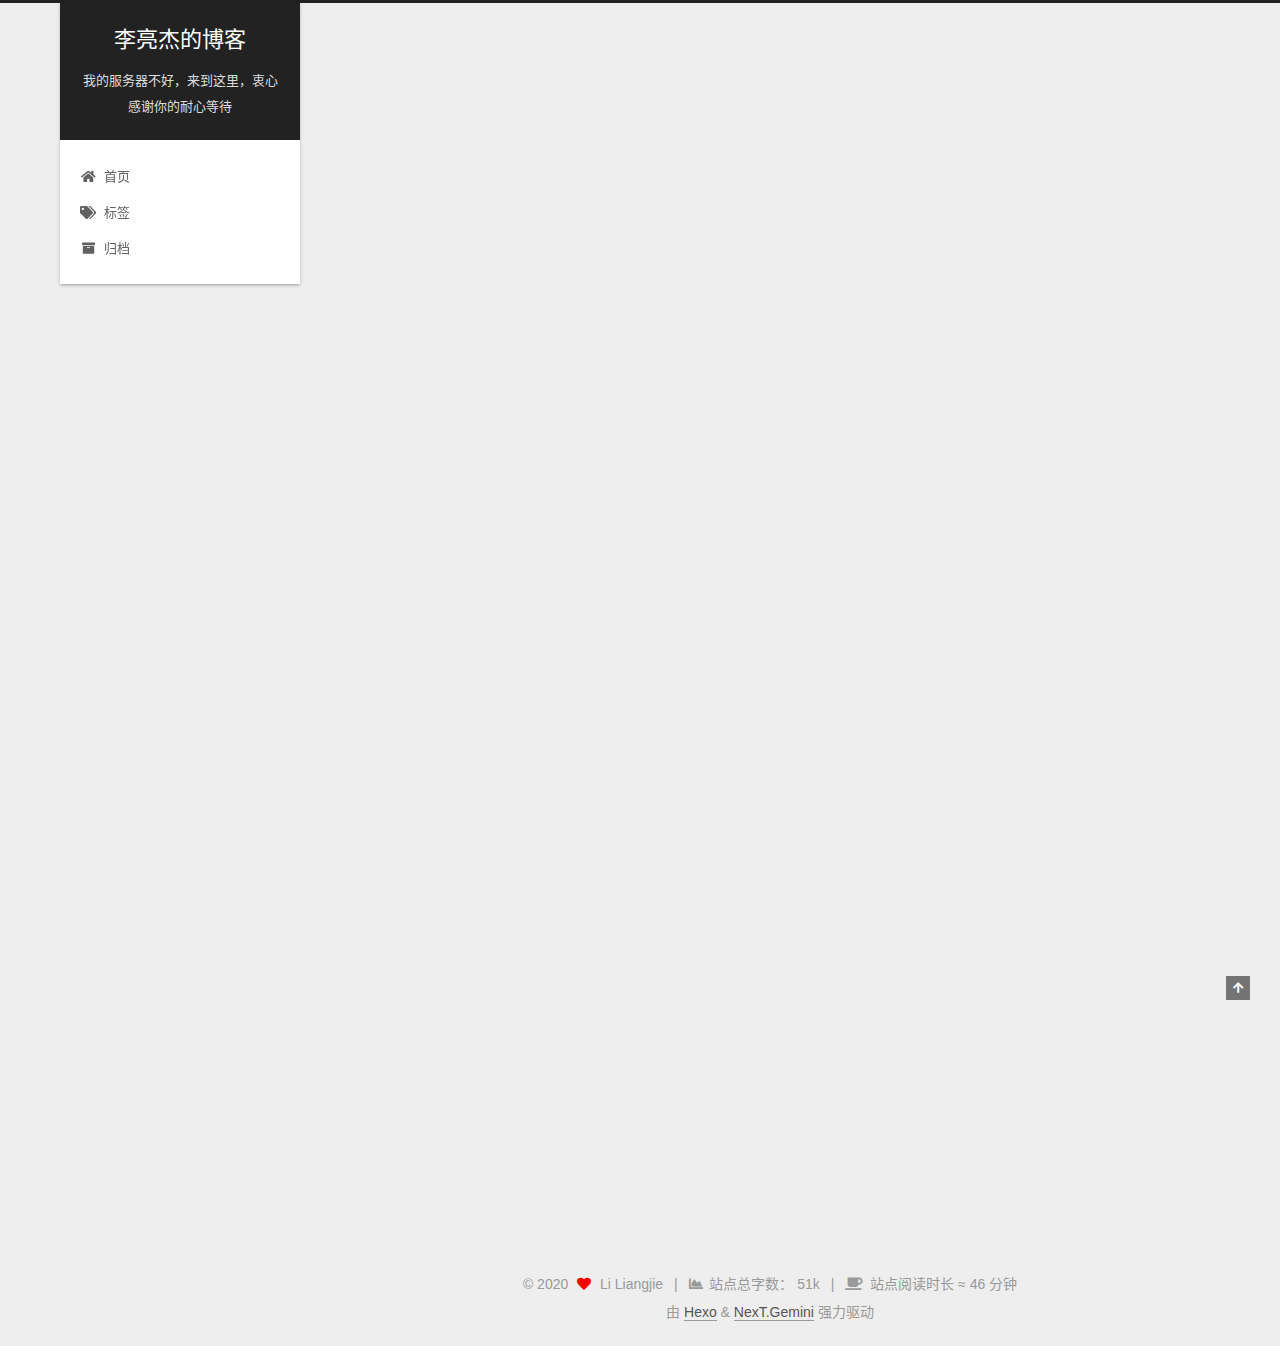
<file: 2020/09/18/hello-world/index.html>
<!DOCTYPE html>
<html lang="zh-CN">
<head>
  <meta charset="UTF-8">
<meta name="viewport" content="width=device-width, initial-scale=1, maximum-scale=2">
<meta name="theme-color" content="#222">
<meta name="generator" content="Hexo 5.2.0">
  <link rel="apple-touch-icon" sizes="180x180" href="/images/apple-touch-icon-next.png">
  <link rel="icon" type="image/png" sizes="32x32" href="/images/favicon-32x32-next.png">
  <link rel="icon" type="image/png" sizes="16x16" href="/images/favicon-16x16-next.png">
  <link rel="mask-icon" href="/images/logo.svg" color="#222">

<link rel="stylesheet" href="/css/main.css">


<link rel="stylesheet" href="/lib/font-awesome/css/all.min.css">

<script id="hexo-configurations">
    var NexT = window.NexT || {};
    var CONFIG = {"hostname":"liliangjie.online","root":"/","scheme":"Gemini","version":"7.8.0","exturl":false,"sidebar":{"position":"left","display":"post","padding":18,"offset":12,"onmobile":false},"copycode":{"enable":false,"show_result":false,"style":null},"back2top":{"enable":true,"sidebar":false,"scrollpercent":false},"bookmark":{"enable":false,"color":"#222","save":"auto"},"fancybox":false,"mediumzoom":false,"lazyload":false,"pangu":false,"comments":{"style":"tabs","active":null,"storage":true,"lazyload":false,"nav":null},"algolia":{"hits":{"per_page":10},"labels":{"input_placeholder":"Search for Posts","hits_empty":"We didn't find any results for the search: ${query}","hits_stats":"${hits} results found in ${time} ms"}},"localsearch":{"enable":false,"trigger":"auto","top_n_per_article":1,"unescape":false,"preload":false},"motion":{"enable":true,"async":false,"transition":{"post_block":"fadeIn","post_header":"slideDownIn","post_body":"slideDownIn","coll_header":"slideLeftIn","sidebar":"slideUpIn"}}};
  </script>

  <meta name="description" content="Welcome to Hexo! This is your very first post. Check documentation for more info. If you get any problems when using Hexo, you can find the answer in troubleshooting or you can ask me on GitHub. Quick">
<meta property="og:type" content="article">
<meta property="og:title" content="Hello World">
<meta property="og:url" content="http://liliangjie.online/2020/09/18/hello-world/index.html">
<meta property="og:site_name" content="李亮杰的博客">
<meta property="og:description" content="Welcome to Hexo! This is your very first post. Check documentation for more info. If you get any problems when using Hexo, you can find the answer in troubleshooting or you can ask me on GitHub. Quick">
<meta property="og:locale" content="zh_CN">
<meta property="article:published_time" content="2020-09-18T06:38:49.236Z">
<meta property="article:modified_time" content="2020-09-18T06:38:49.236Z">
<meta property="article:author" content="Li Liangjie">
<meta name="twitter:card" content="summary">

<link rel="canonical" href="http://liliangjie.online/2020/09/18/hello-world/">


<script id="page-configurations">
  // https://hexo.io/docs/variables.html
  CONFIG.page = {
    sidebar: "",
    isHome : false,
    isPost : true,
    lang   : 'zh-CN'
  };
</script>

  <title>Hello World | 李亮杰的博客</title>
  






  <noscript>
  <style>
  .use-motion .brand,
  .use-motion .menu-item,
  .sidebar-inner,
  .use-motion .post-block,
  .use-motion .pagination,
  .use-motion .comments,
  .use-motion .post-header,
  .use-motion .post-body,
  .use-motion .collection-header { opacity: initial; }

  .use-motion .site-title,
  .use-motion .site-subtitle {
    opacity: initial;
    top: initial;
  }

  .use-motion .logo-line-before i { left: initial; }
  .use-motion .logo-line-after i { right: initial; }
  </style>
</noscript>

</head>

<body itemscope itemtype="http://schema.org/WebPage">
  <div class="container use-motion">
    <div class="headband"></div>

    <header class="header" itemscope itemtype="http://schema.org/WPHeader">
      <div class="header-inner"><div class="site-brand-container">
  <div class="site-nav-toggle">
    <div class="toggle" aria-label="切换导航栏">
      <span class="toggle-line toggle-line-first"></span>
      <span class="toggle-line toggle-line-middle"></span>
      <span class="toggle-line toggle-line-last"></span>
    </div>
  </div>

  <div class="site-meta">

    <a href="/" class="brand" rel="start">
      <span class="logo-line-before"><i></i></span>
      <h1 class="site-title">李亮杰的博客</h1>
      <span class="logo-line-after"><i></i></span>
    </a>
      <p class="site-subtitle" itemprop="description">我的服务器不好，来到这里，衷心感谢你的耐心等待</p>
  </div>

  <div class="site-nav-right">
    <div class="toggle popup-trigger">
    </div>
  </div>
</div>




<nav class="site-nav">
  <ul id="menu" class="main-menu menu">
        <li class="menu-item menu-item-home">

    <a href="/" rel="section"><i class="fa fa-home fa-fw"></i>首页</a>

  </li>
        <li class="menu-item menu-item-tags">

    <a href="/tags/" rel="section"><i class="fa fa-tags fa-fw"></i>标签</a>

  </li>
        <li class="menu-item menu-item-archives">

    <a href="/archives/" rel="section"><i class="fa fa-archive fa-fw"></i>归档</a>

  </li>
  </ul>
</nav>




</div>
    </header>

    
  <div class="back-to-top">
    <i class="fa fa-arrow-up"></i>
    <span>0%</span>
  </div>


    <main class="main">
      <div class="main-inner">
        <div class="content-wrap">
          

          <div class="content post posts-expand">
            

    
  
  
  <article itemscope itemtype="http://schema.org/Article" class="post-block" lang="zh-CN">
    <link itemprop="mainEntityOfPage" href="http://liliangjie.online/2020/09/18/hello-world/">

    <span hidden itemprop="author" itemscope itemtype="http://schema.org/Person">
      <meta itemprop="image" content="/images/avatar.gif">
      <meta itemprop="name" content="Li Liangjie">
      <meta itemprop="description" content="君子终日乾乾，夕惕若，厉无咎">
    </span>

    <span hidden itemprop="publisher" itemscope itemtype="http://schema.org/Organization">
      <meta itemprop="name" content="李亮杰的博客">
    </span>
      <header class="post-header">
        <h1 class="post-title" itemprop="name headline">
          Hello World
        </h1>

        <div class="post-meta">
            <span class="post-meta-item">
              <span class="post-meta-item-icon">
                <i class="far fa-calendar"></i>
              </span>
              <span class="post-meta-item-text">发表于</span>

              <time title="创建时间：2020-09-18 14:38:49" itemprop="dateCreated datePublished" datetime="2020-09-18T14:38:49+08:00">2020-09-18</time>
            </span>

          <br>
            <span class="post-meta-item" title="本文字数">
              <span class="post-meta-item-icon">
                <i class="far fa-file-word"></i>
              </span>
                <span class="post-meta-item-text">本文字数：</span>
              <span>367</span>
            </span>
            <span class="post-meta-item" title="阅读时长">
              <span class="post-meta-item-icon">
                <i class="far fa-clock"></i>
              </span>
                <span class="post-meta-item-text">阅读时长 &asymp;</span>
              <span>1 分钟</span>
            </span>

        </div>
      </header>

    
    
    
    <div class="post-body" itemprop="articleBody">

      
        <p>Welcome to <a target="_blank" rel="noopener" href="https://hexo.io/">Hexo</a>! This is your very first post. Check <a target="_blank" rel="noopener" href="https://hexo.io/docs/">documentation</a> for more info. If you get any problems when using Hexo, you can find the answer in <a target="_blank" rel="noopener" href="https://hexo.io/docs/troubleshooting.html">troubleshooting</a> or you can ask me on <a target="_blank" rel="noopener" href="https://github.com/hexojs/hexo/issues">GitHub</a>.</p>
<h2 id="Quick-Start"><a href="#Quick-Start" class="headerlink" title="Quick Start"></a>Quick Start</h2><h3 id="Create-a-new-post"><a href="#Create-a-new-post" class="headerlink" title="Create a new post"></a>Create a new post</h3><figure class="highlight bash"><table><tr><td class="gutter"><pre><span class="line">1</span><br></pre></td><td class="code"><pre><span class="line">$ hexo new <span class="string">&quot;My New Post&quot;</span></span><br></pre></td></tr></table></figure>

<p>More info: <a target="_blank" rel="noopener" href="https://hexo.io/docs/writing.html">Writing</a></p>
<h3 id="Run-server"><a href="#Run-server" class="headerlink" title="Run server"></a>Run server</h3><figure class="highlight bash"><table><tr><td class="gutter"><pre><span class="line">1</span><br></pre></td><td class="code"><pre><span class="line">$ hexo server</span><br></pre></td></tr></table></figure>

<p>More info: <a target="_blank" rel="noopener" href="https://hexo.io/docs/server.html">Server</a></p>
<h3 id="Generate-static-files"><a href="#Generate-static-files" class="headerlink" title="Generate static files"></a>Generate static files</h3><figure class="highlight bash"><table><tr><td class="gutter"><pre><span class="line">1</span><br></pre></td><td class="code"><pre><span class="line">$ hexo generate</span><br></pre></td></tr></table></figure>

<p>More info: <a target="_blank" rel="noopener" href="https://hexo.io/docs/generating.html">Generating</a></p>
<h3 id="Deploy-to-remote-sites"><a href="#Deploy-to-remote-sites" class="headerlink" title="Deploy to remote sites"></a>Deploy to remote sites</h3><figure class="highlight bash"><table><tr><td class="gutter"><pre><span class="line">1</span><br></pre></td><td class="code"><pre><span class="line">$ hexo deploy</span><br></pre></td></tr></table></figure>

<p>More info: <a target="_blank" rel="noopener" href="https://hexo.io/docs/one-command-deployment.html">Deployment</a></p>

    </div>

    
    
    

      <footer class="post-footer">

        


        
    <div class="post-nav">
      <div class="post-nav-item"></div>
      <div class="post-nav-item">
    <a href="/2020/09/18/Java%E5%AD%A6%E4%B9%A0%E7%AC%94%E8%AE%B0/" rel="next" title="Java学习笔记">
      Java学习笔记 <i class="fa fa-chevron-right"></i>
    </a></div>
    </div>
      </footer>
    
  </article>
  
  
  



          </div>
          
    
  <div class="comments">
    <div id="lv-container" data-id="city" data-uid="MTAyMC81MTU4MC8yODA2MQ=="></div>
  </div>
  

<script>
  window.addEventListener('tabs:register', () => {
    let { activeClass } = CONFIG.comments;
    if (CONFIG.comments.storage) {
      activeClass = localStorage.getItem('comments_active') || activeClass;
    }
    if (activeClass) {
      let activeTab = document.querySelector(`a[href="#comment-${activeClass}"]`);
      if (activeTab) {
        activeTab.click();
      }
    }
  });
  if (CONFIG.comments.storage) {
    window.addEventListener('tabs:click', event => {
      if (!event.target.matches('.tabs-comment .tab-content .tab-pane')) return;
      let commentClass = event.target.classList[1];
      localStorage.setItem('comments_active', commentClass);
    });
  }
</script>

        </div>
          
  
  <div class="toggle sidebar-toggle">
    <span class="toggle-line toggle-line-first"></span>
    <span class="toggle-line toggle-line-middle"></span>
    <span class="toggle-line toggle-line-last"></span>
  </div>

  <aside class="sidebar">
    <div class="sidebar-inner">

      <ul class="sidebar-nav motion-element">
        <li class="sidebar-nav-toc">
          文章目录
        </li>
        <li class="sidebar-nav-overview">
          站点概览
        </li>
      </ul>

      <!--noindex-->
      <div class="post-toc-wrap sidebar-panel">
          <div class="post-toc motion-element"><ol class="nav"><li class="nav-item nav-level-2"><a class="nav-link" href="#Quick-Start"><span class="nav-number">1.</span> <span class="nav-text">Quick Start</span></a><ol class="nav-child"><li class="nav-item nav-level-3"><a class="nav-link" href="#Create-a-new-post"><span class="nav-number">1.1.</span> <span class="nav-text">Create a new post</span></a></li><li class="nav-item nav-level-3"><a class="nav-link" href="#Run-server"><span class="nav-number">1.2.</span> <span class="nav-text">Run server</span></a></li><li class="nav-item nav-level-3"><a class="nav-link" href="#Generate-static-files"><span class="nav-number">1.3.</span> <span class="nav-text">Generate static files</span></a></li><li class="nav-item nav-level-3"><a class="nav-link" href="#Deploy-to-remote-sites"><span class="nav-number">1.4.</span> <span class="nav-text">Deploy to remote sites</span></a></li></ol></li></ol></div>
      </div>
      <!--/noindex-->

      <div class="site-overview-wrap sidebar-panel">
        <div class="site-author motion-element" itemprop="author" itemscope itemtype="http://schema.org/Person">
  <p class="site-author-name" itemprop="name">Li Liangjie</p>
  <div class="site-description" itemprop="description">君子终日乾乾，夕惕若，厉无咎</div>
</div>
<div class="site-state-wrap motion-element">
  <nav class="site-state">
      <div class="site-state-item site-state-posts">
          <a href="/archives/">
        
          <span class="site-state-item-count">4</span>
          <span class="site-state-item-name">日志</span>
        </a>
      </div>
      <div class="site-state-item site-state-tags">
            <a href="/tags/">
          
        <span class="site-state-item-count">3</span>
        <span class="site-state-item-name">标签</span></a>
      </div>
  </nav>
</div>



      </div>

    </div>
  </aside>
  <div id="sidebar-dimmer"></div>


      </div>
    </main>

    <footer class="footer">
      <div class="footer-inner">
        

        

<div class="copyright">
  
  &copy; 
  <span itemprop="copyrightYear">2020</span>
  <span class="with-love">
    <i class="fa fa-heart"></i>
  </span>
  <span class="author" itemprop="copyrightHolder">Li Liangjie</span>
    <span class="post-meta-divider">|</span>
    <span class="post-meta-item-icon">
      <i class="fa fa-chart-area"></i>
    </span>
      <span class="post-meta-item-text">站点总字数：</span>
    <span title="站点总字数">51k</span>
    <span class="post-meta-divider">|</span>
    <span class="post-meta-item-icon">
      <i class="fa fa-coffee"></i>
    </span>
      <span class="post-meta-item-text">站点阅读时长 &asymp;</span>
    <span title="站点阅读时长">46 分钟</span>
</div>
  <div class="powered-by">由 <a href="https://hexo.io/" class="theme-link" rel="noopener" target="_blank">Hexo</a> & <a href="https://theme-next.org/" class="theme-link" rel="noopener" target="_blank">NexT.Gemini</a> 强力驱动
  </div>

        








      </div>
    </footer>
  </div>

  
  <script src="/lib/anime.min.js"></script>
  <script src="/lib/velocity/velocity.min.js"></script>
  <script src="/lib/velocity/velocity.ui.min.js"></script>

<script src="/js/utils.js"></script>

<script src="/js/motion.js"></script>


<script src="/js/schemes/pisces.js"></script>


<script src="/js/next-boot.js"></script>




  
  <script>
    (function(){
      var canonicalURL, curProtocol;
      //Get the <link> tag
      var x=document.getElementsByTagName("link");
		//Find the last canonical URL
		if(x.length > 0){
			for (i=0;i<x.length;i++){
				if(x[i].rel.toLowerCase() == 'canonical' && x[i].href){
					canonicalURL=x[i].href;
				}
			}
		}
    //Get protocol
	    if (!canonicalURL){
	    	curProtocol = window.location.protocol.split(':')[0];
	    }
	    else{
	    	curProtocol = canonicalURL.split(':')[0];
	    }
      //Get current URL if the canonical URL does not exist
	    if (!canonicalURL) canonicalURL = window.location.href;
	    //Assign script content. Replace current URL with the canonical URL
      !function(){var e=/([http|https]:\/\/[a-zA-Z0-9\_\.]+\.baidu\.com)/gi,r=canonicalURL,t=document.referrer;if(!e.test(r)){var n=(String(curProtocol).toLowerCase() === 'https')?"https://sp0.baidu.com/9_Q4simg2RQJ8t7jm9iCKT-xh_/s.gif":"//api.share.baidu.com/s.gif";t?(n+="?r="+encodeURIComponent(document.referrer),r&&(n+="&l="+r)):r&&(n+="?l="+r);var i=new Image;i.src=n}}(window);})();
  </script>















  

  

<script>
NexT.utils.loadComments(document.querySelector('#lv-container'), () => {
  window.livereOptions = {
    refer: location.pathname.replace(CONFIG.root, '').replace('index.html', '')
  };
  (function(d, s) {
    var j, e = d.getElementsByTagName(s)[0];
    if (typeof LivereTower === 'function') { return; }
    j = d.createElement(s);
    j.src = 'https://cdn-city.livere.com/js/embed.dist.js';
    j.async = true;
    e.parentNode.insertBefore(j, e);
  })(document, 'script');
});
</script>

</body>
</html>
</file>
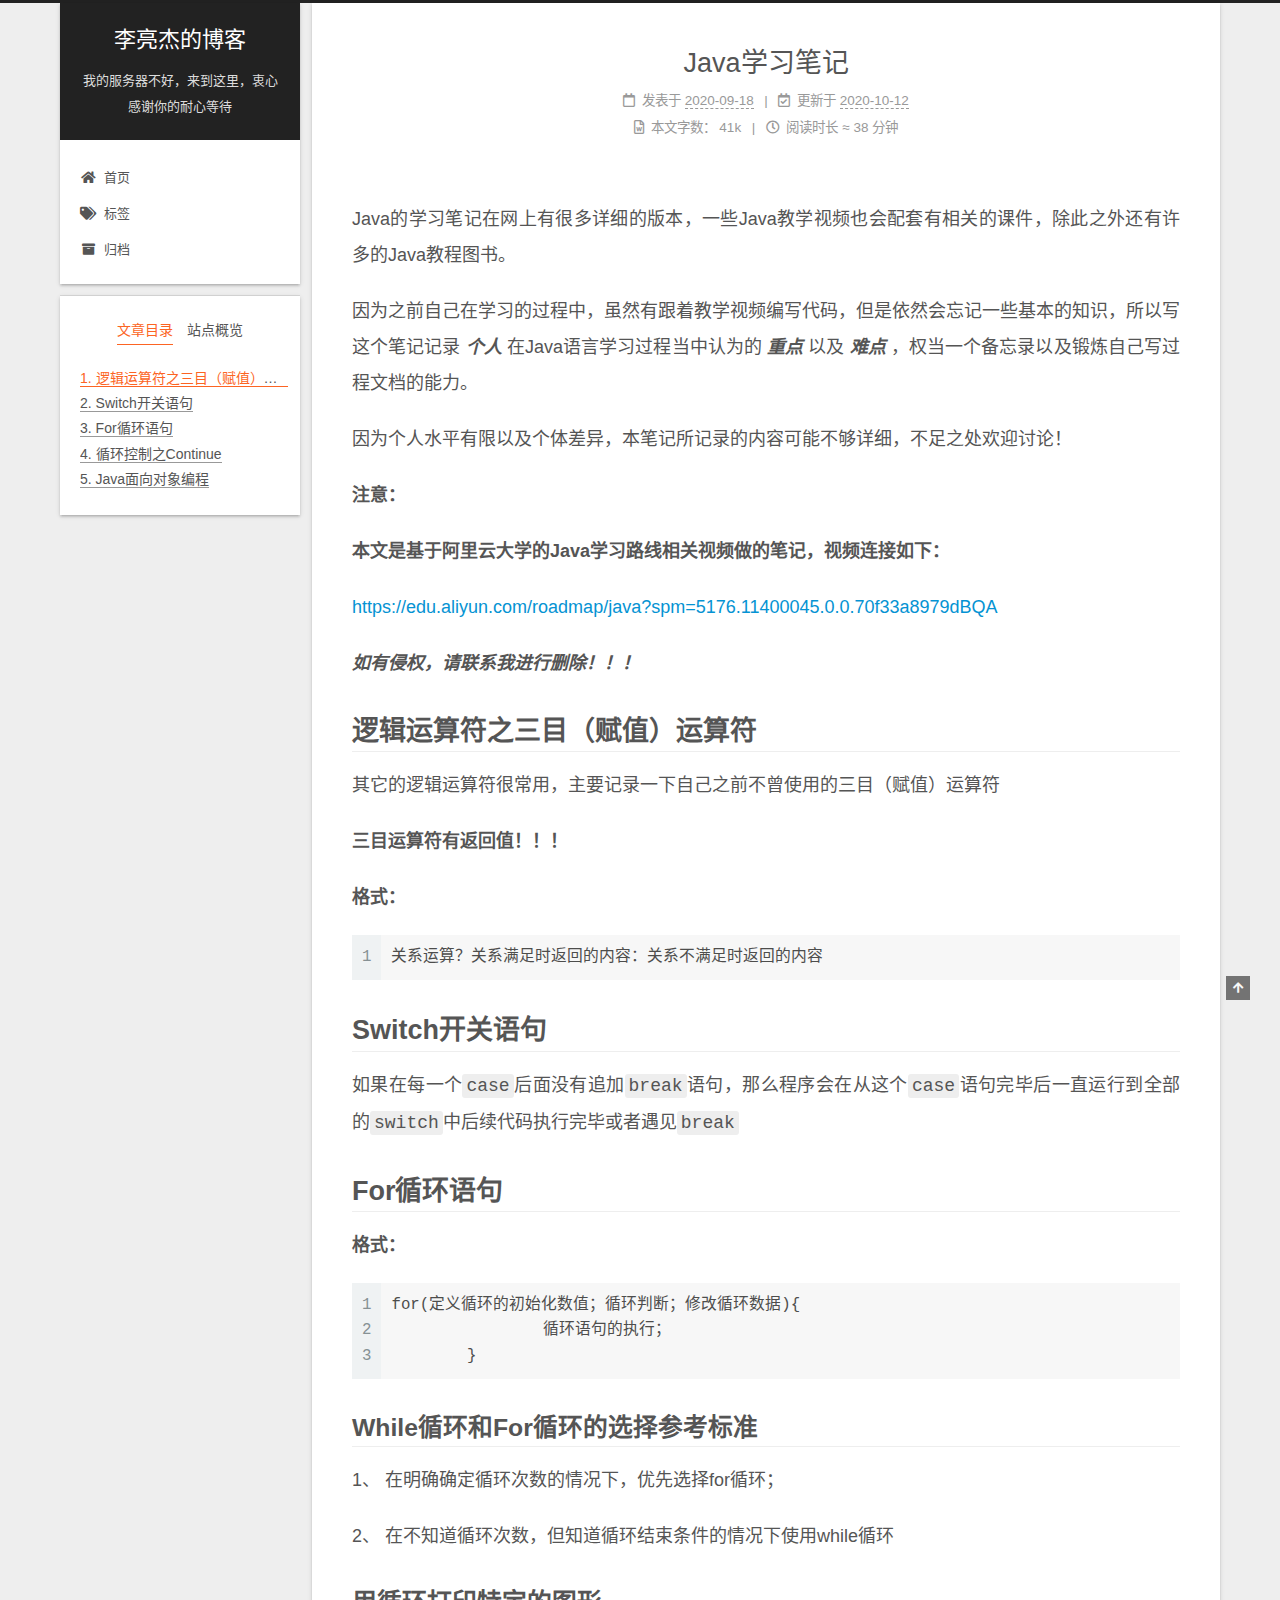
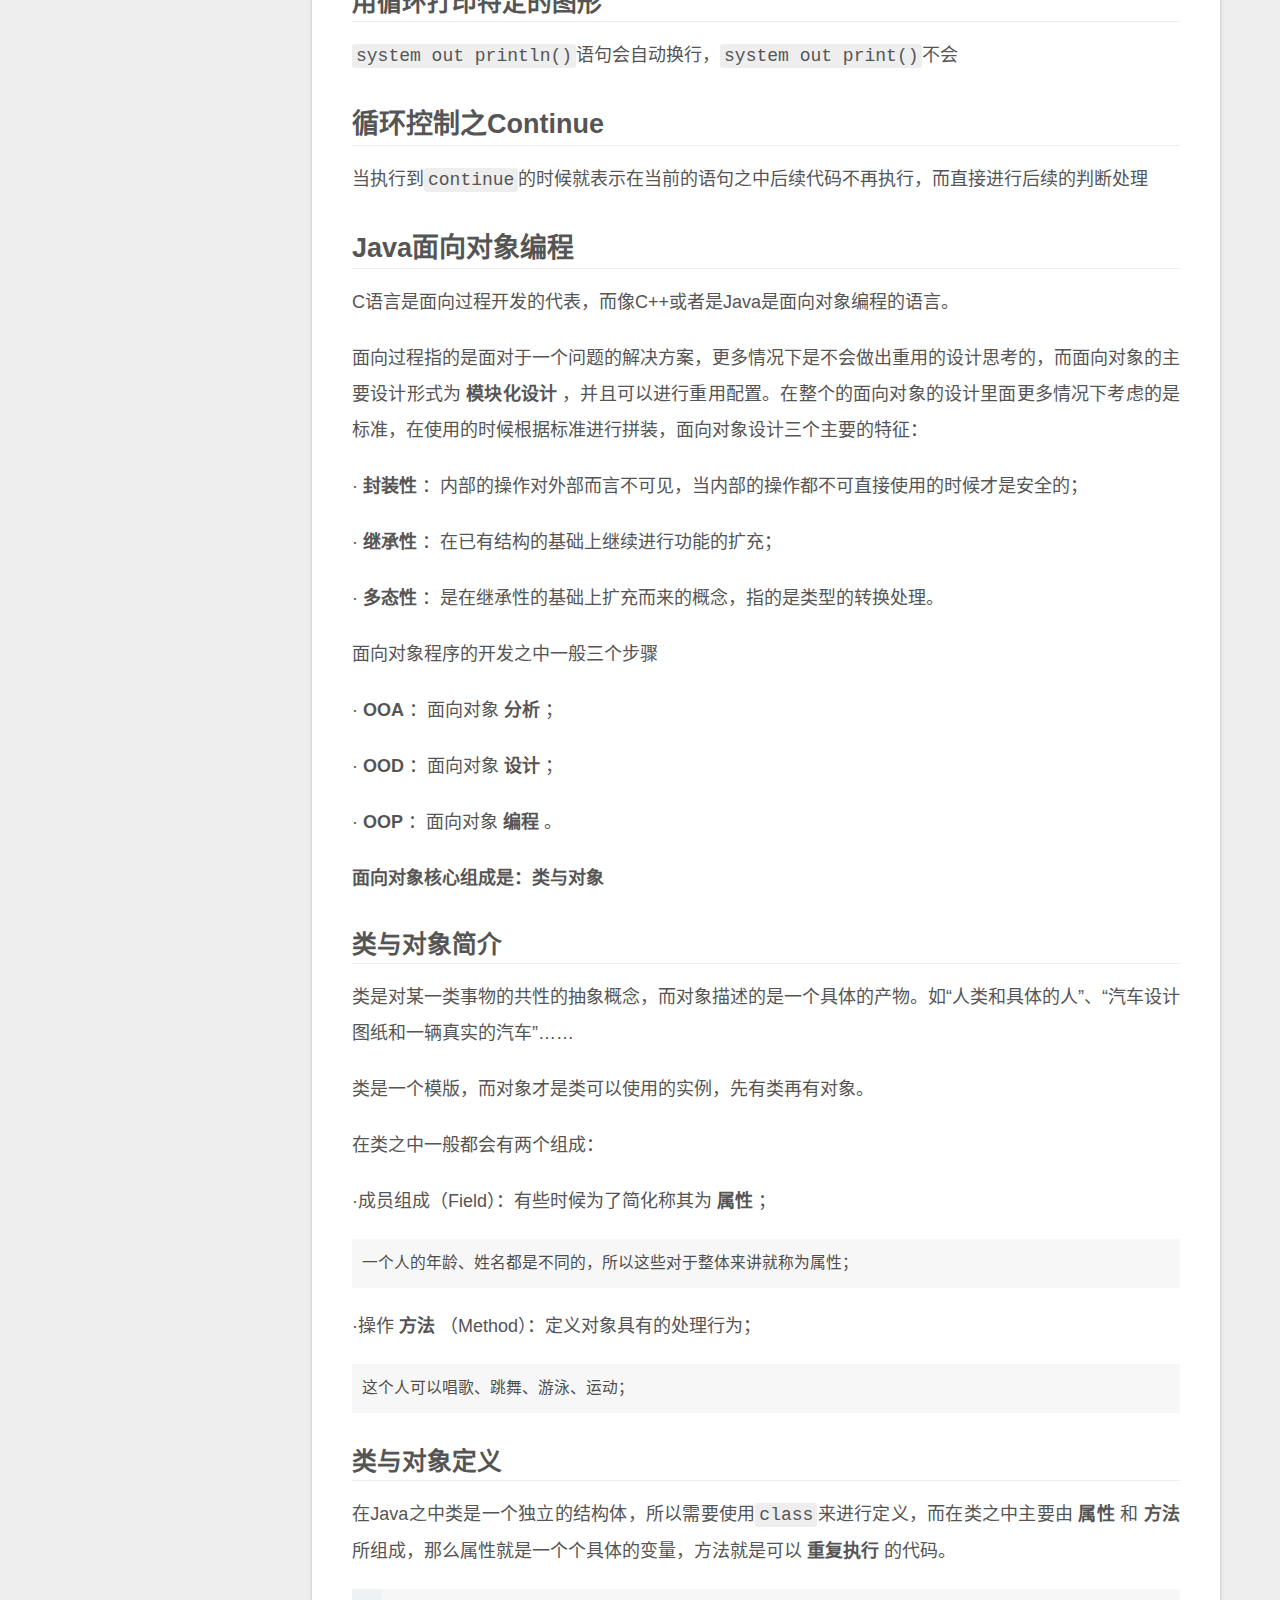
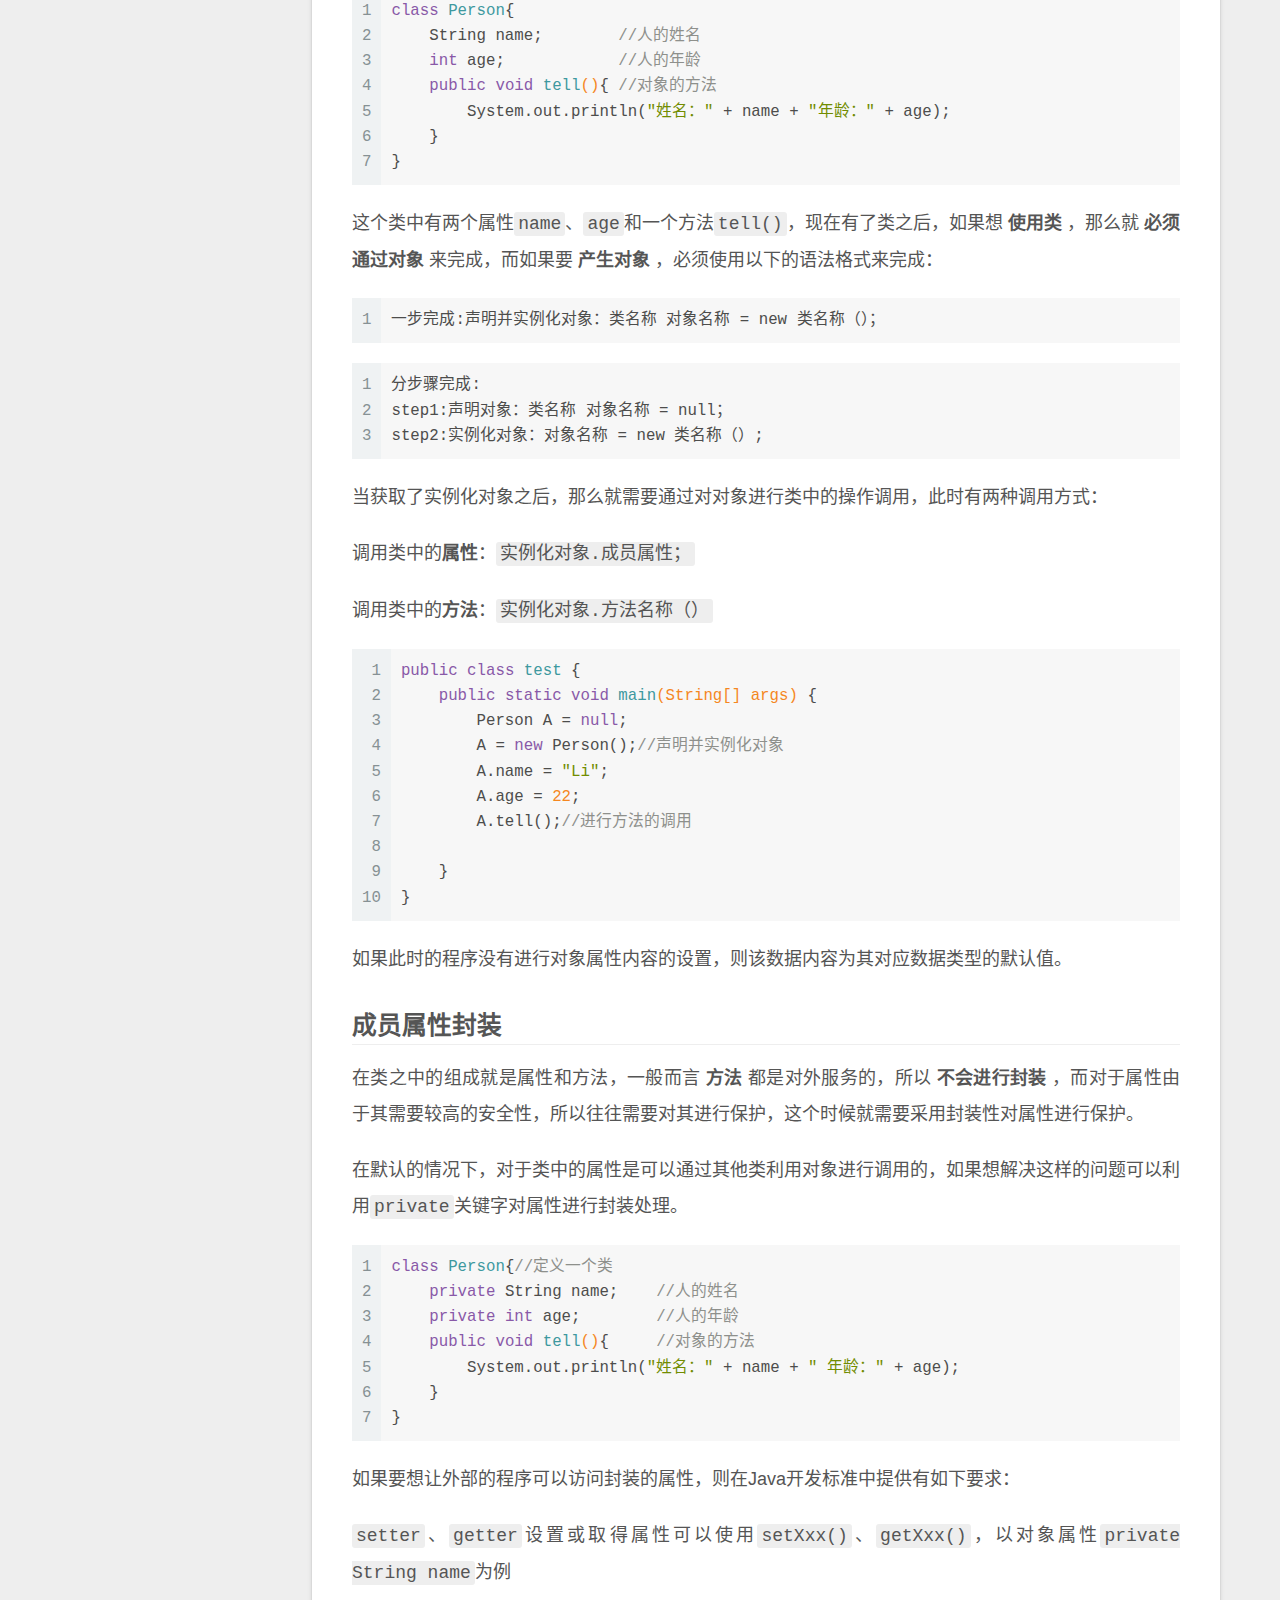
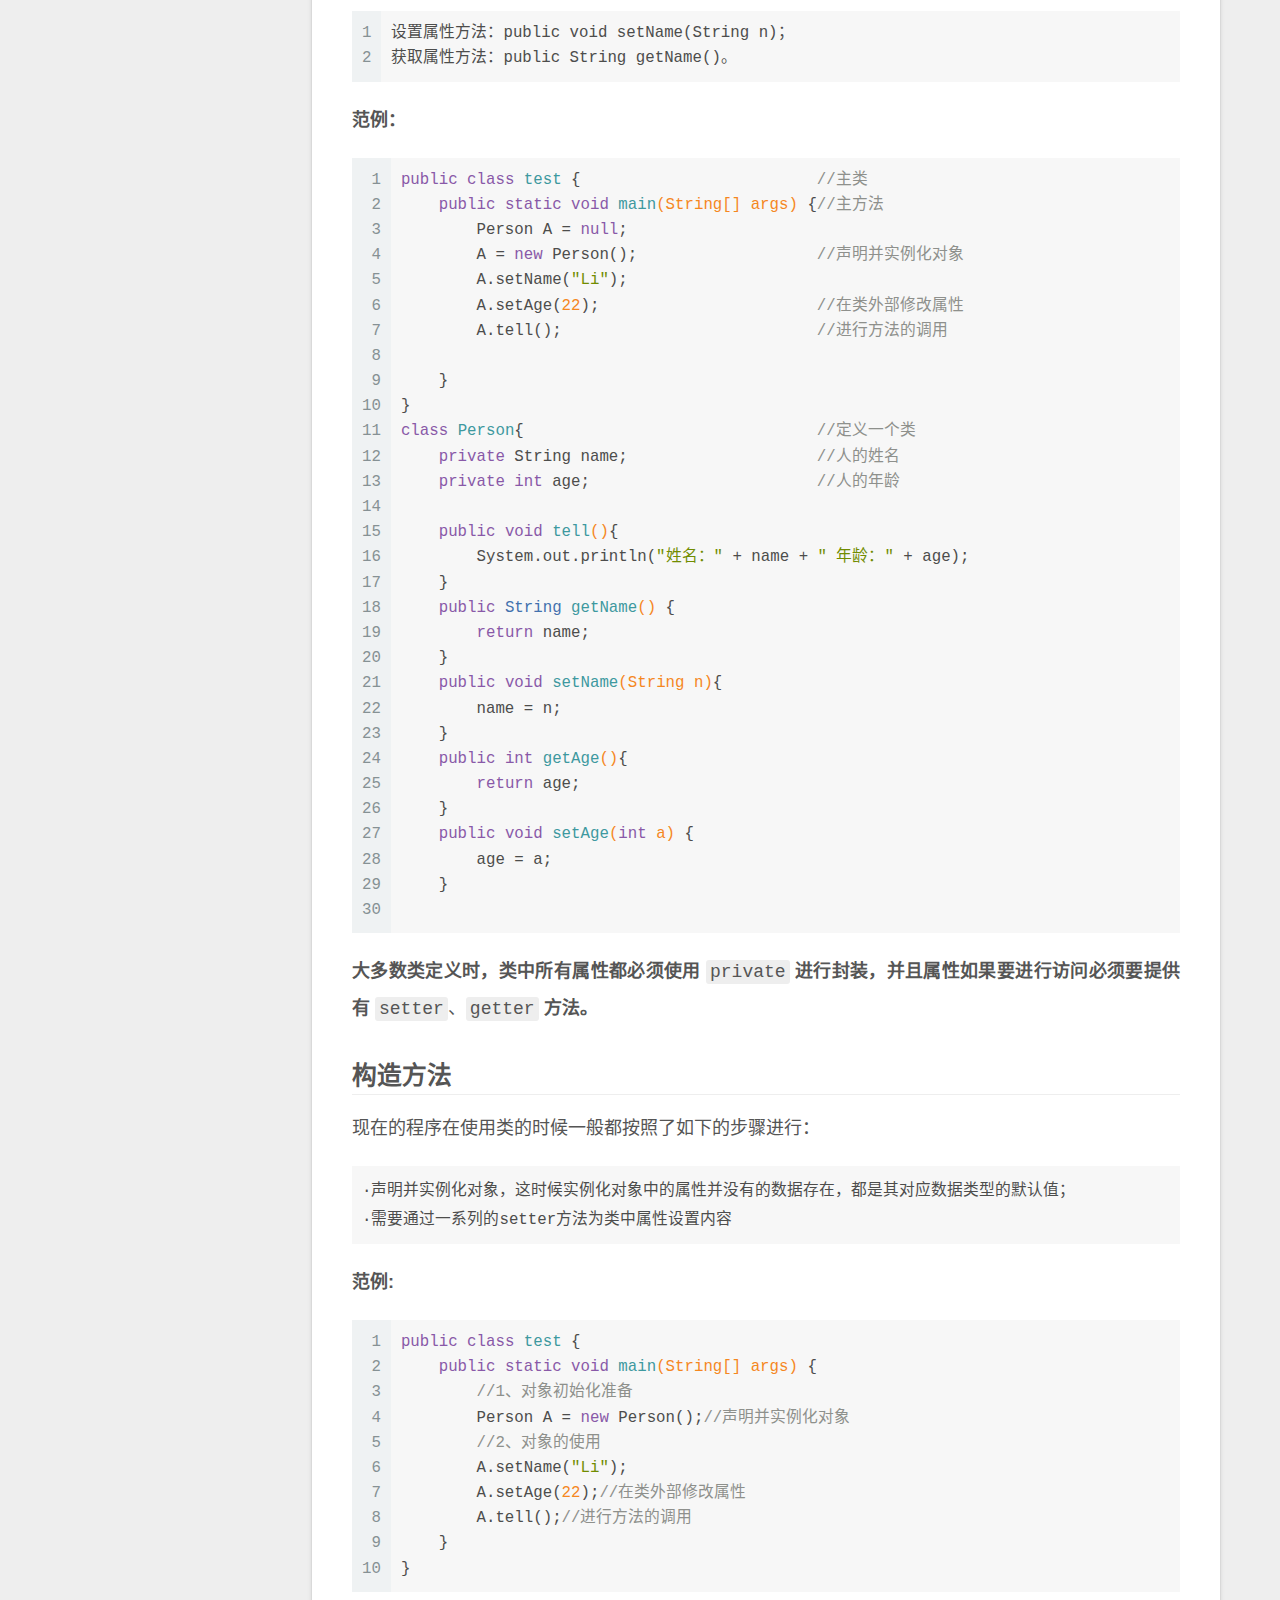
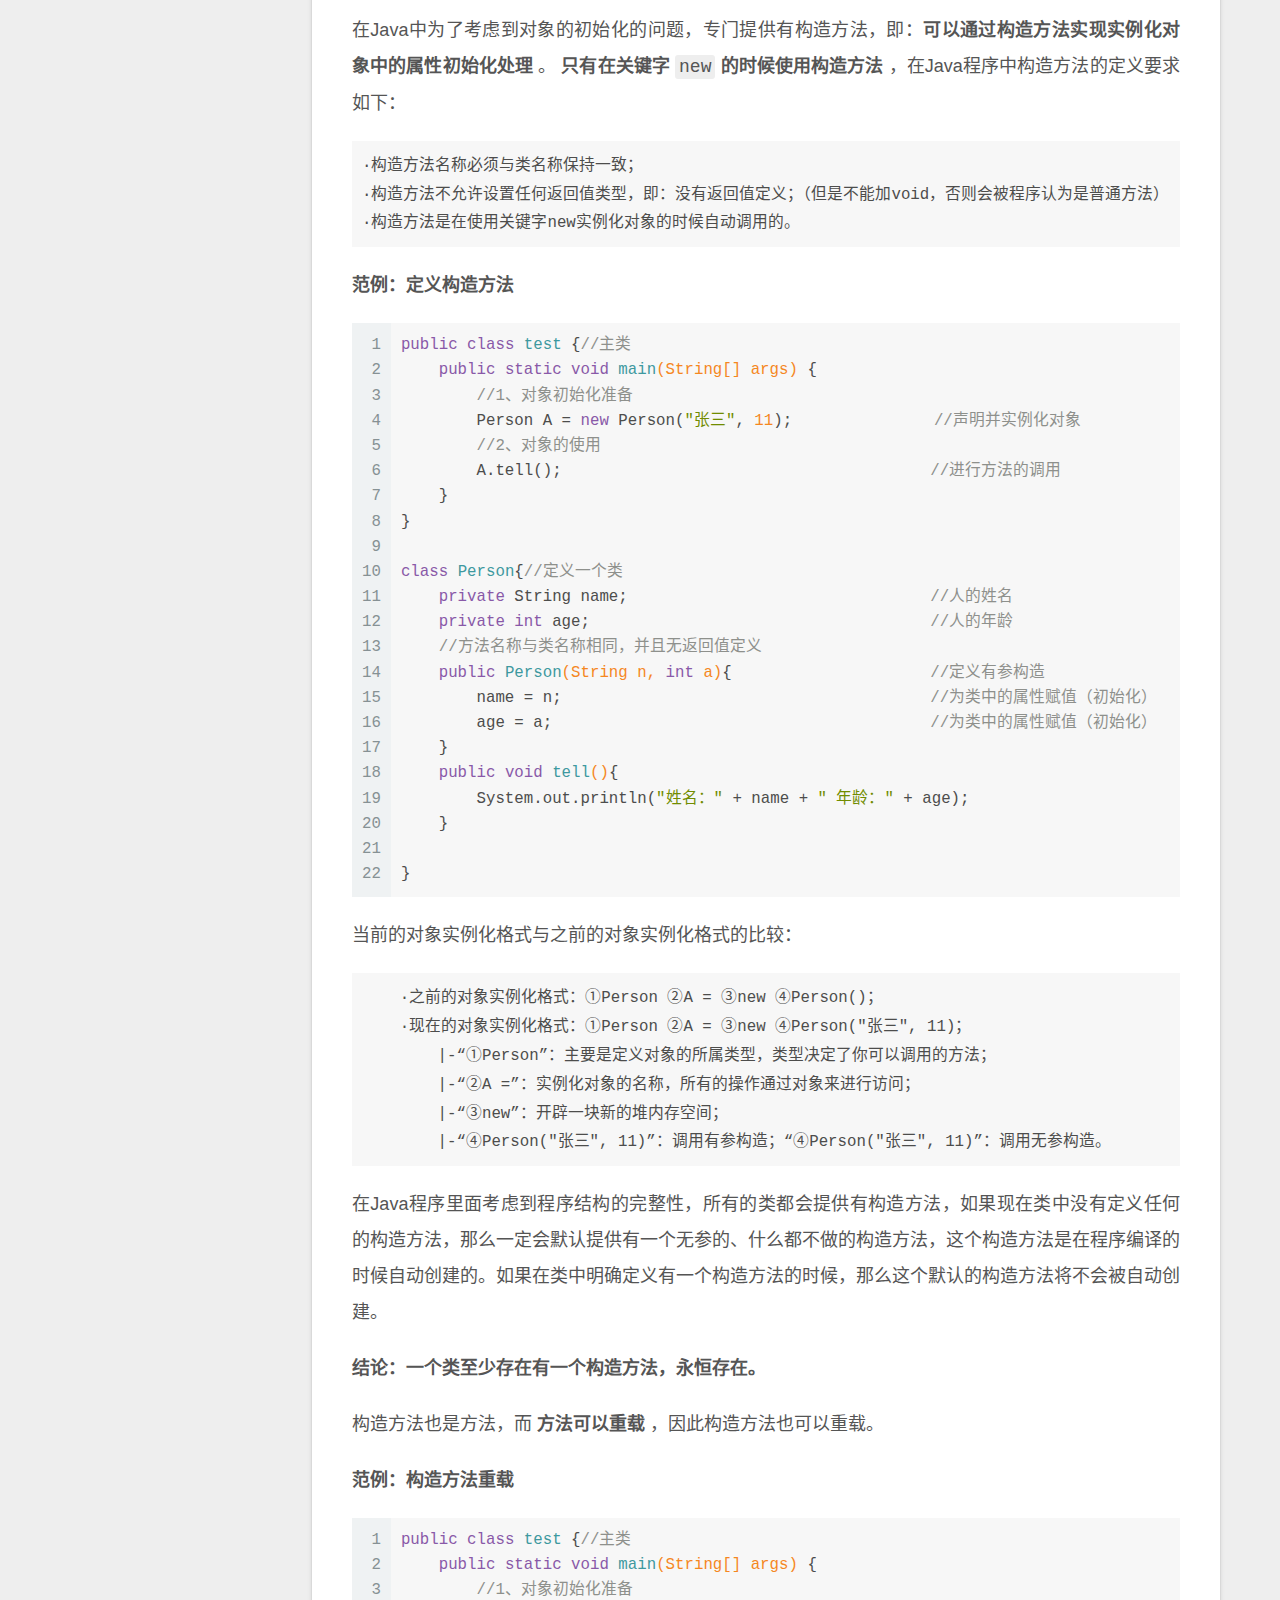
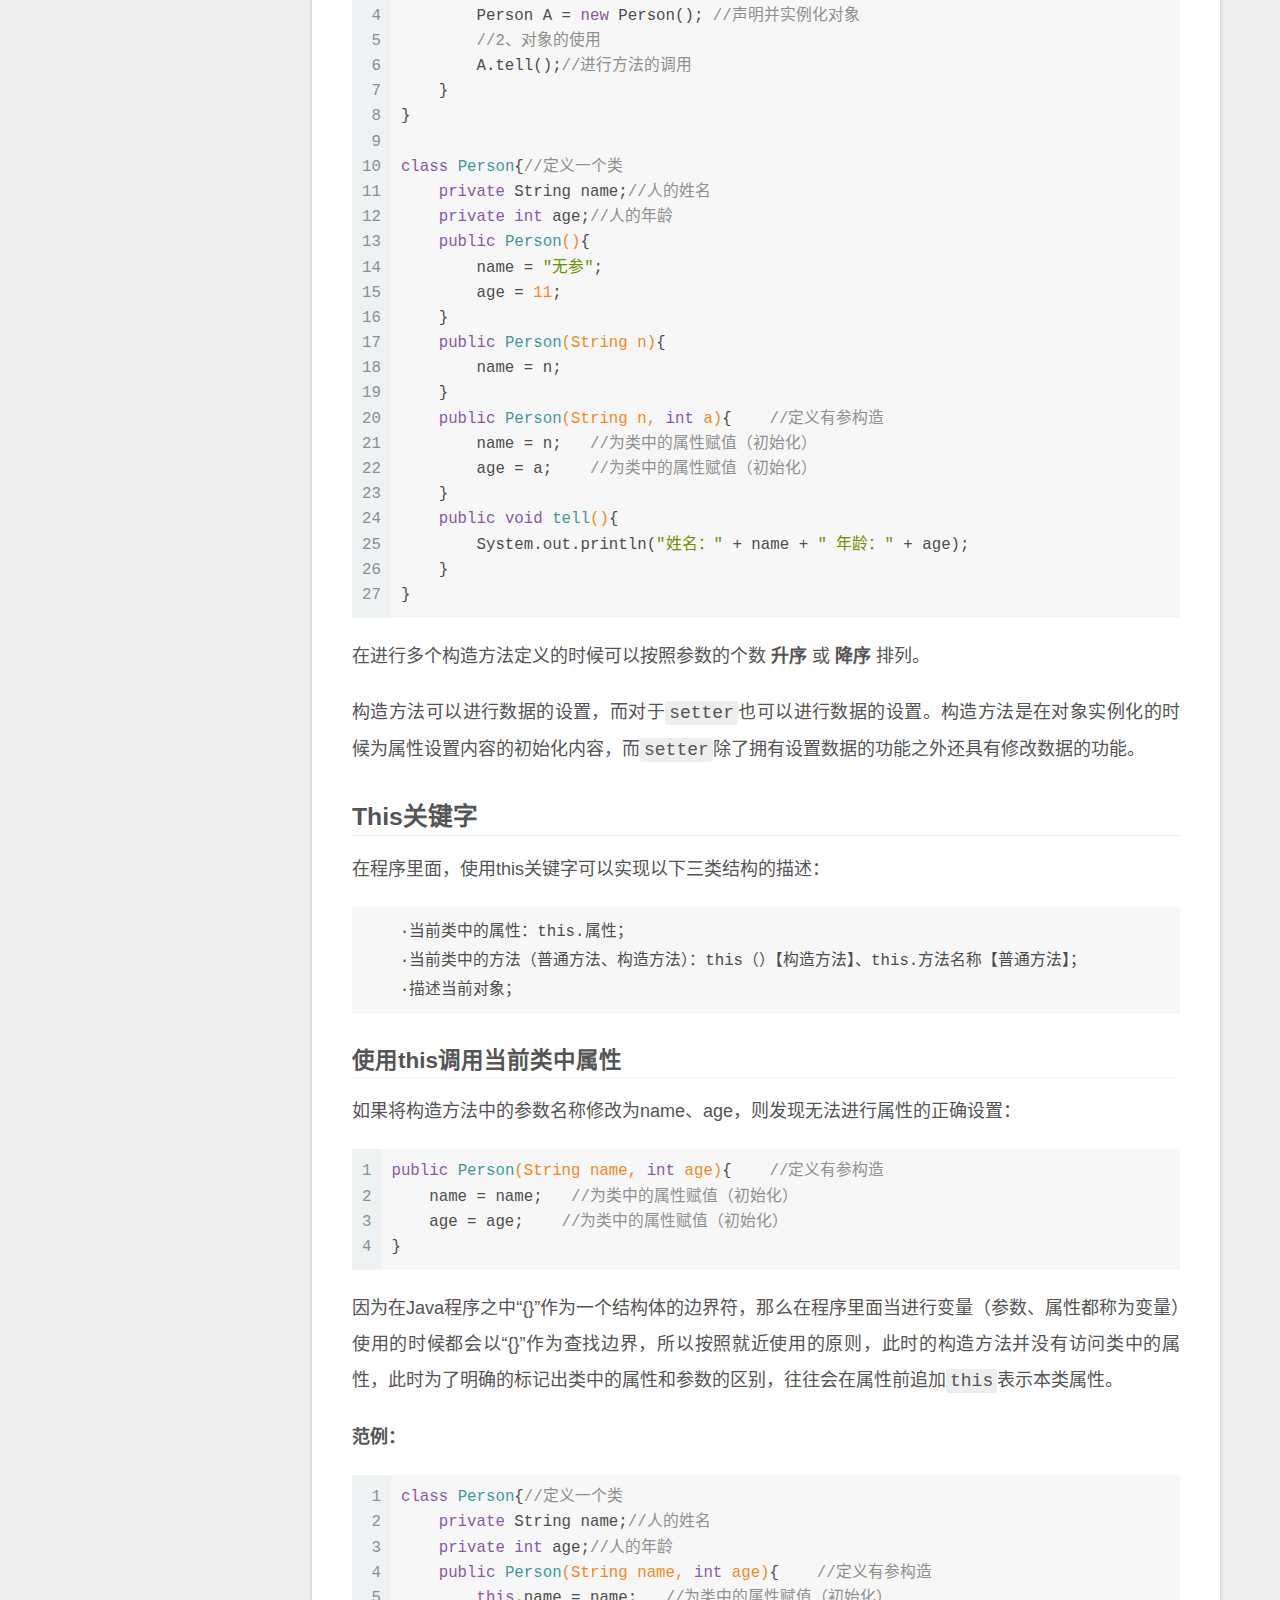
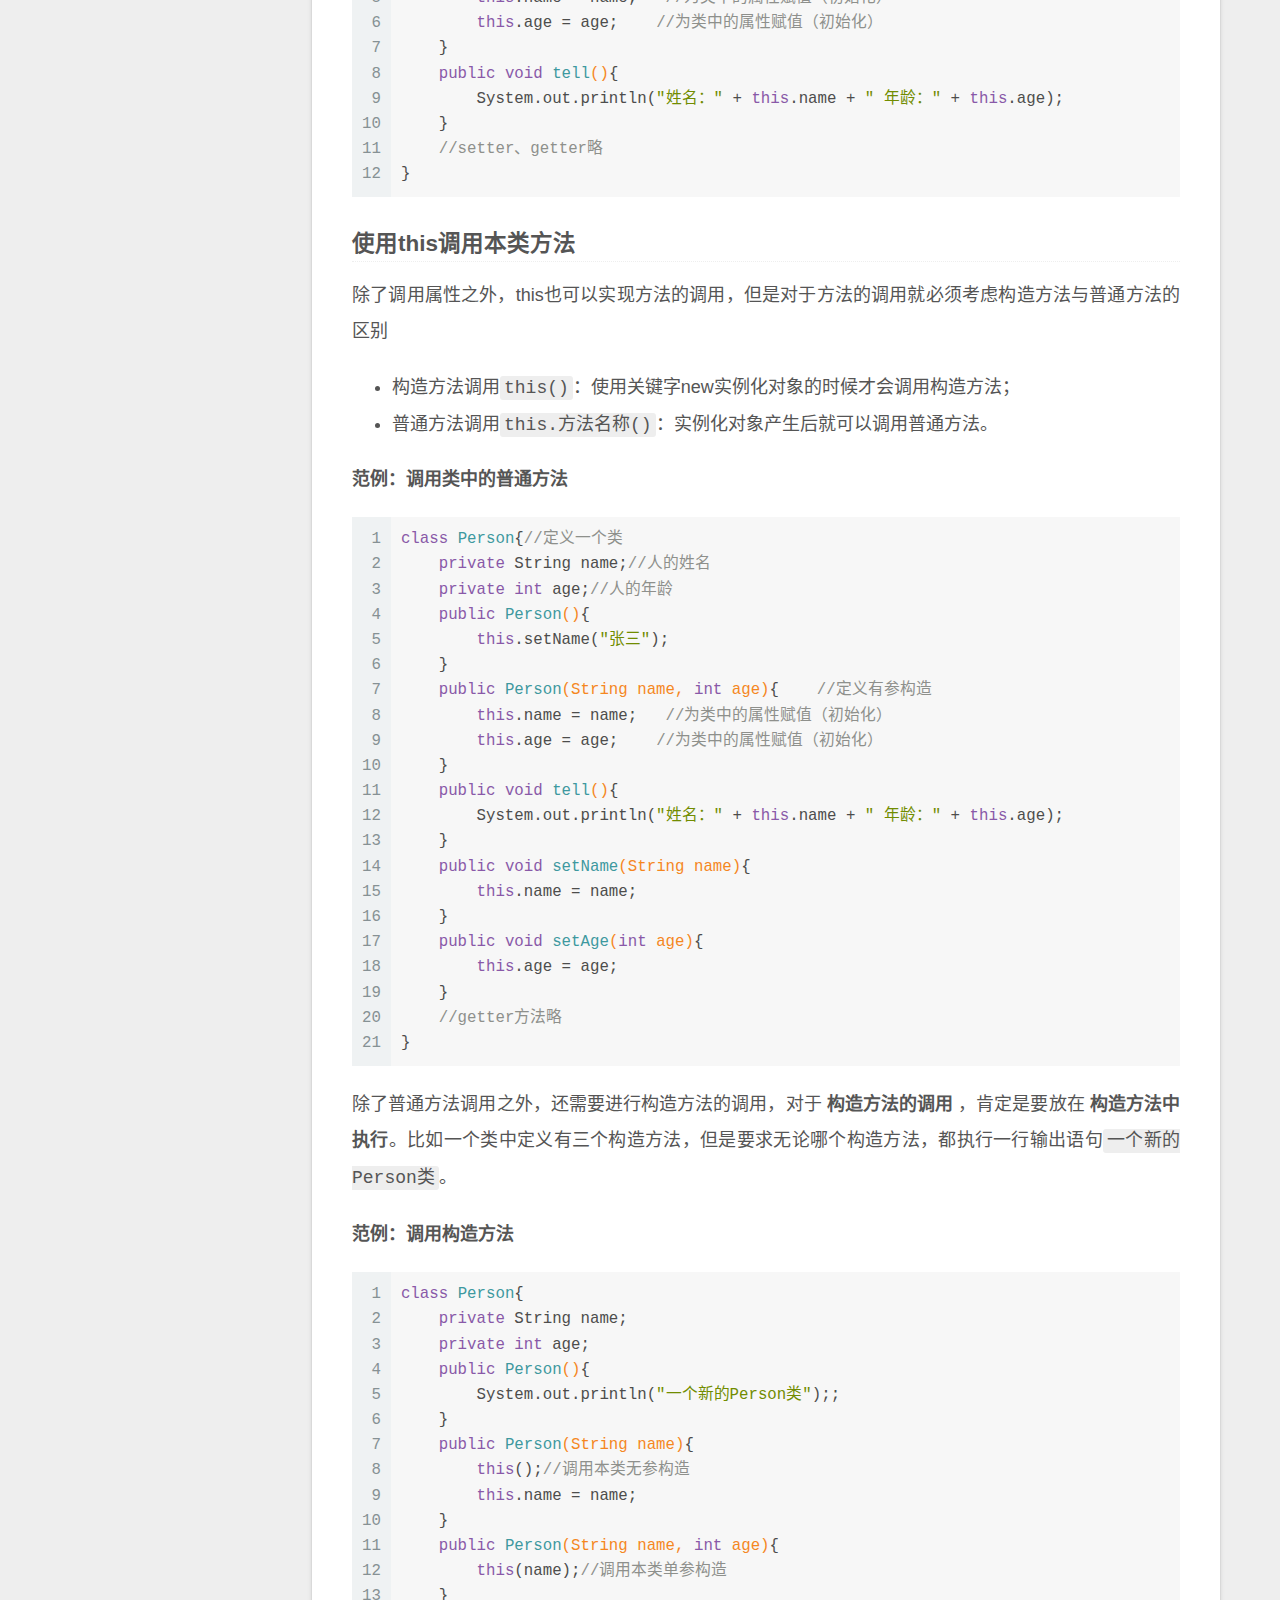
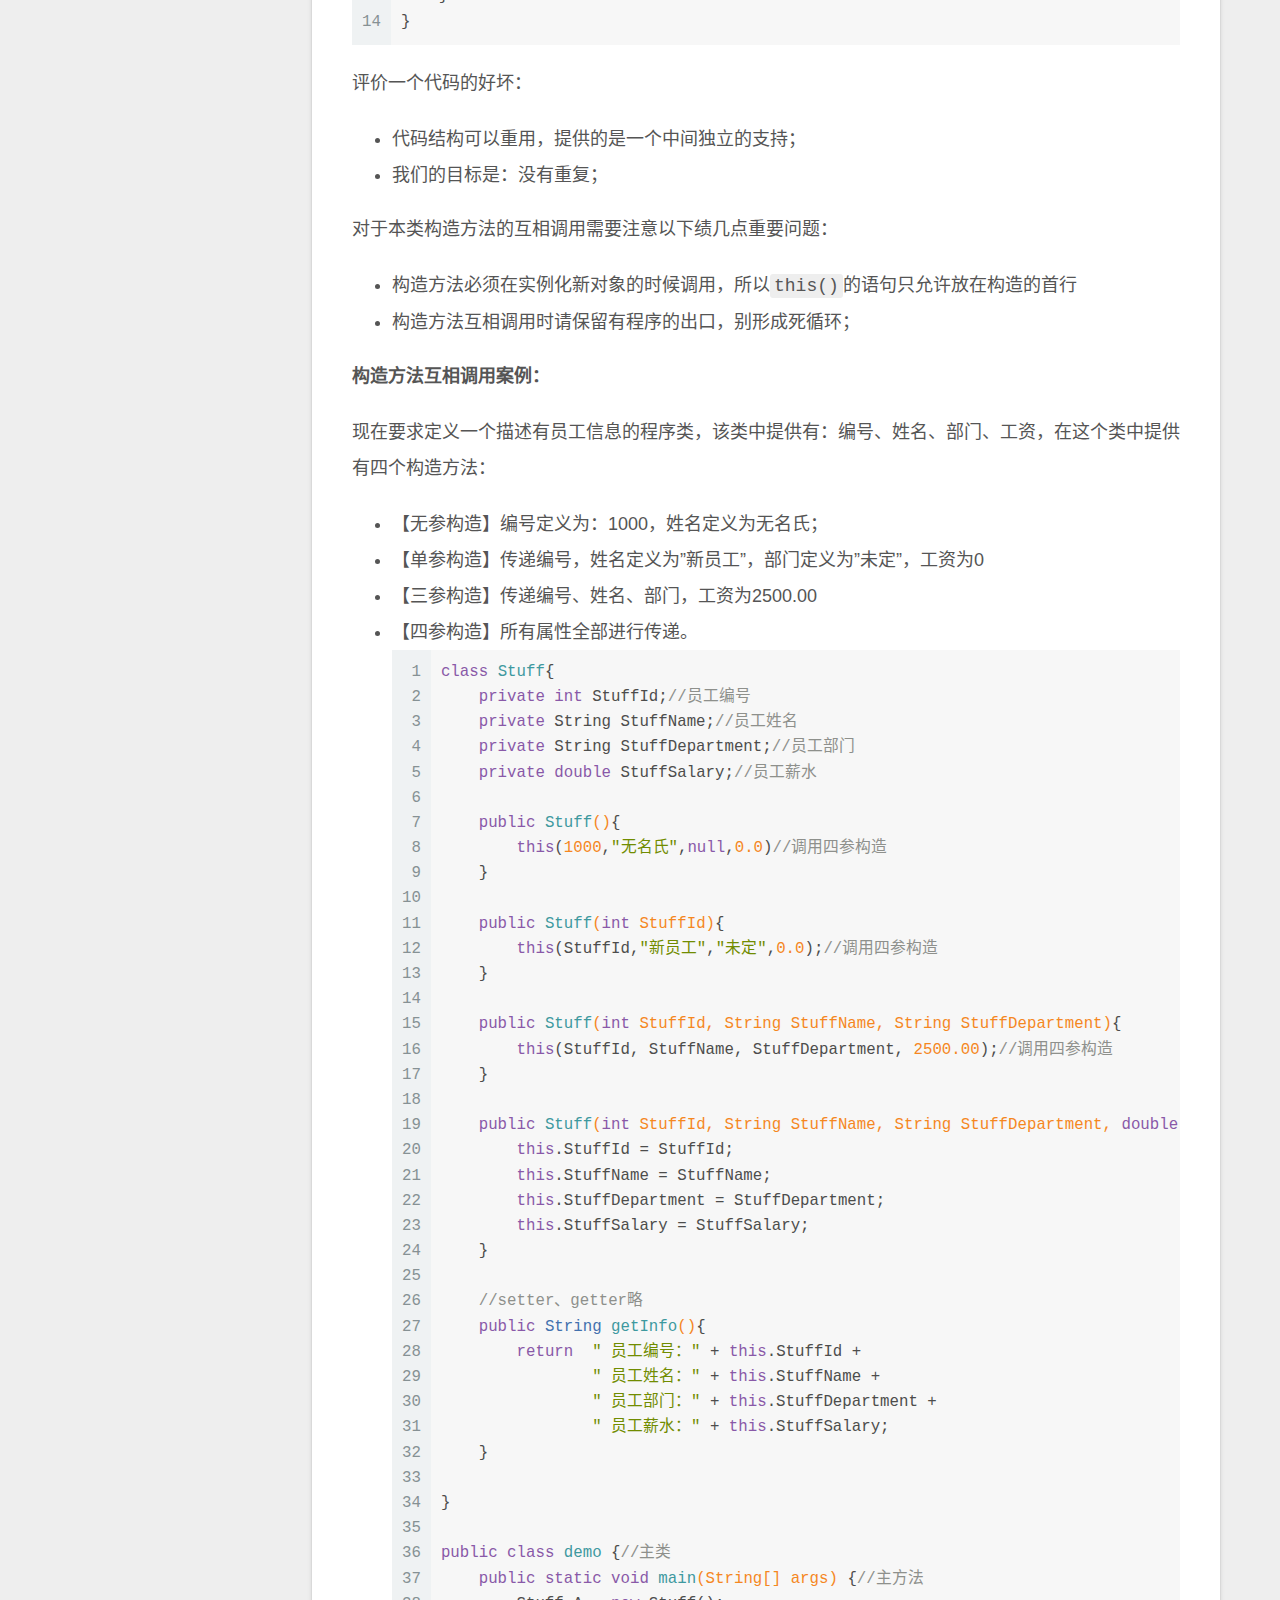
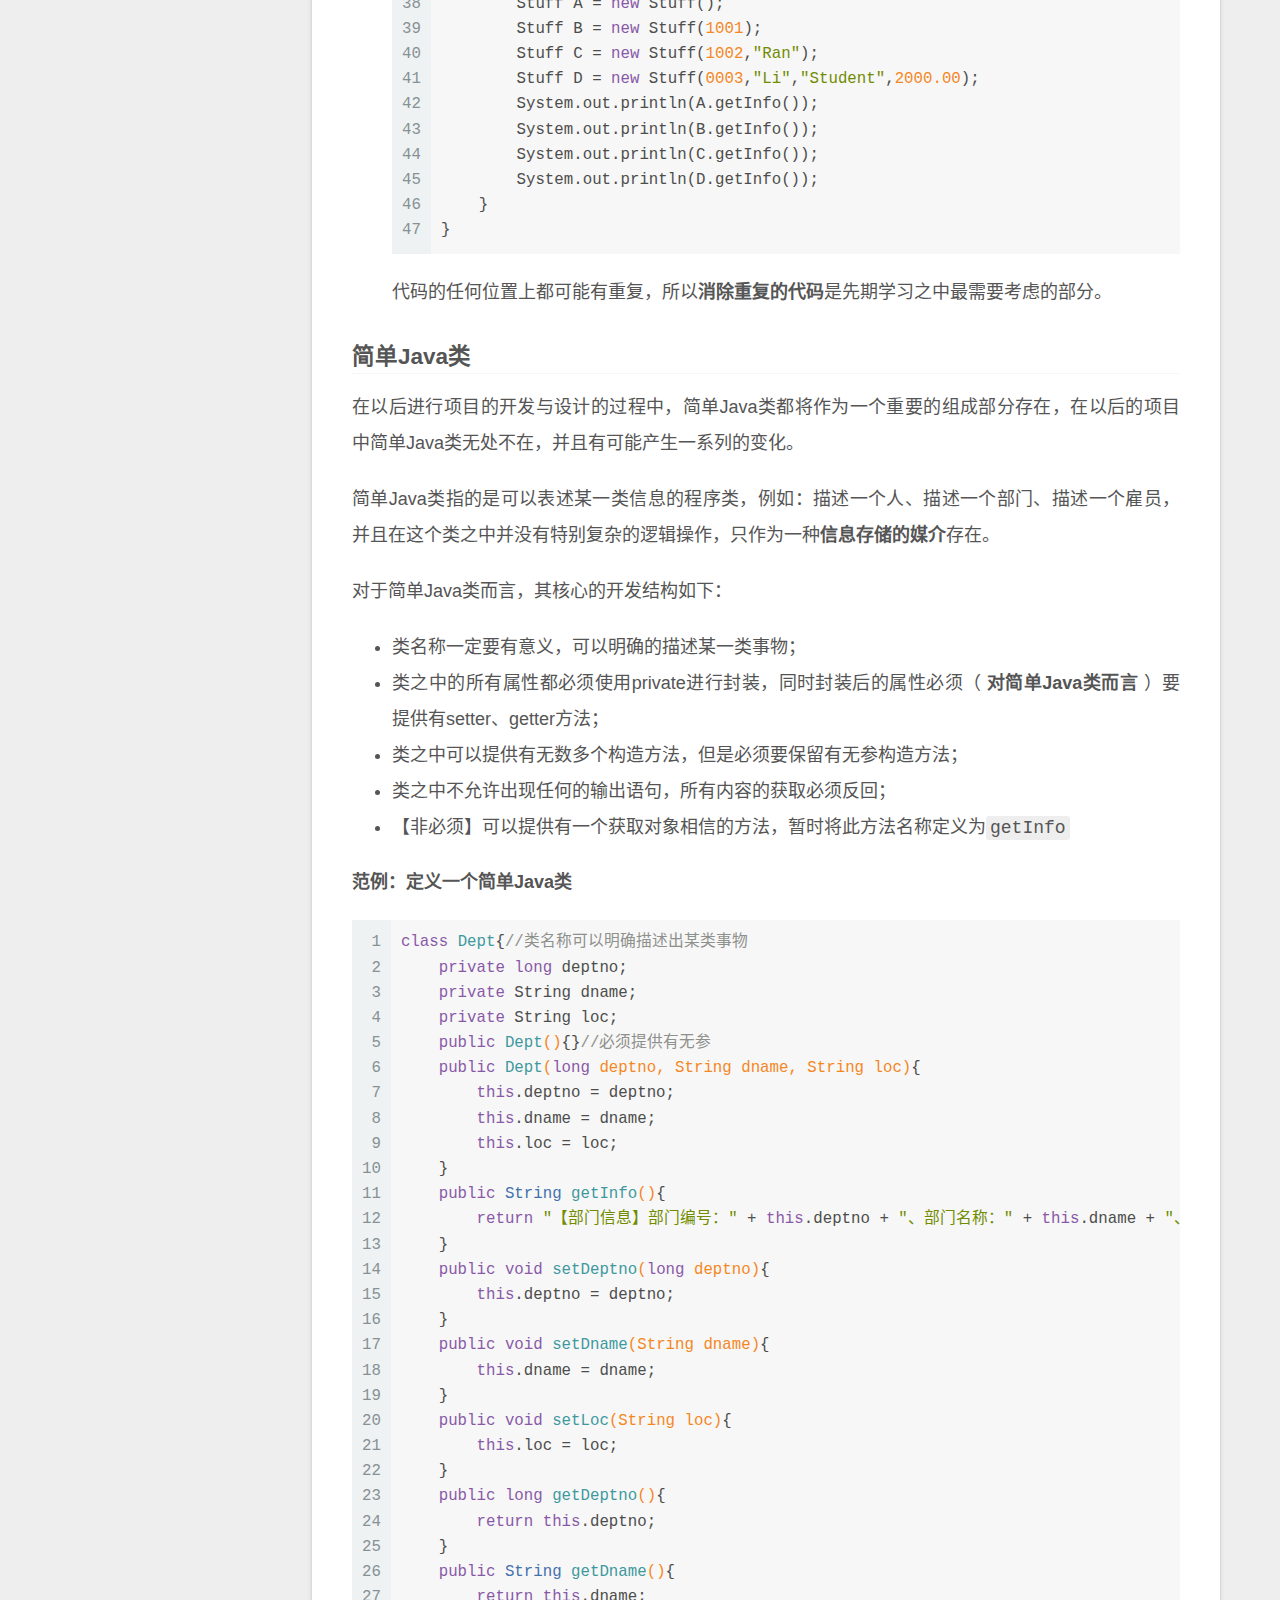
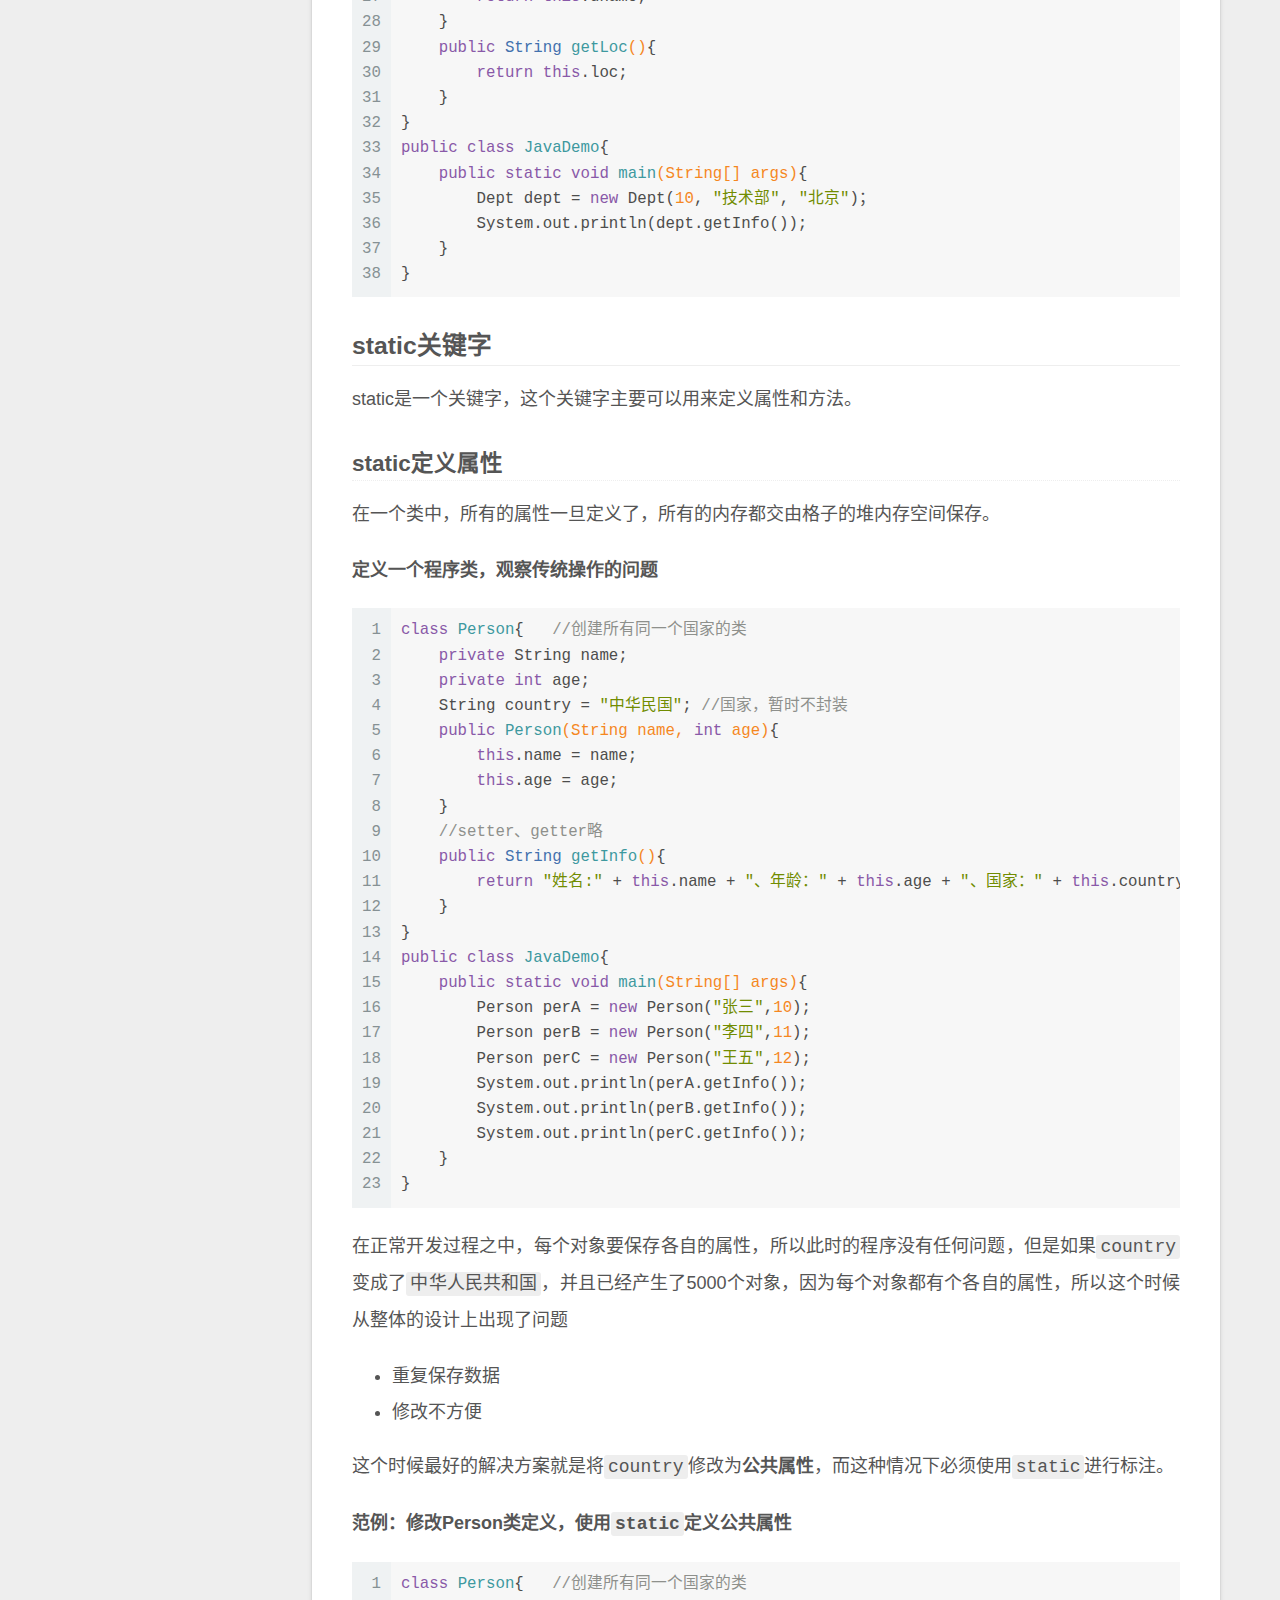
<file: 2020/09/18/Java学习笔记/index.html>
<!DOCTYPE html>
<html lang="zh-CN">
<head>
  <meta charset="UTF-8">
<meta name="viewport" content="width=device-width, initial-scale=1, maximum-scale=2">
<meta name="theme-color" content="#222">
<meta name="generator" content="Hexo 5.2.0">
  <link rel="apple-touch-icon" sizes="180x180" href="/images/apple-touch-icon-next.png">
  <link rel="icon" type="image/png" sizes="32x32" href="/images/favicon-32x32-next.png">
  <link rel="icon" type="image/png" sizes="16x16" href="/images/favicon-16x16-next.png">
  <link rel="mask-icon" href="/images/logo.svg" color="#222">

<link rel="stylesheet" href="/css/main.css">


<link rel="stylesheet" href="/lib/font-awesome/css/all.min.css">

<script id="hexo-configurations">
    var NexT = window.NexT || {};
    var CONFIG = {"hostname":"liliangjie.online","root":"/","scheme":"Gemini","version":"7.8.0","exturl":false,"sidebar":{"position":"left","display":"post","padding":18,"offset":12,"onmobile":false},"copycode":{"enable":false,"show_result":false,"style":null},"back2top":{"enable":true,"sidebar":false,"scrollpercent":false},"bookmark":{"enable":false,"color":"#222","save":"auto"},"fancybox":false,"mediumzoom":false,"lazyload":false,"pangu":false,"comments":{"style":"tabs","active":null,"storage":true,"lazyload":false,"nav":null},"algolia":{"hits":{"per_page":10},"labels":{"input_placeholder":"Search for Posts","hits_empty":"We didn't find any results for the search: ${query}","hits_stats":"${hits} results found in ${time} ms"}},"localsearch":{"enable":false,"trigger":"auto","top_n_per_article":1,"unescape":false,"preload":false},"motion":{"enable":true,"async":false,"transition":{"post_block":"fadeIn","post_header":"slideDownIn","post_body":"slideDownIn","coll_header":"slideLeftIn","sidebar":"slideUpIn"}}};
  </script>

  <meta name="description" content="Java的学习笔记在网上有很多详细的版本，一些Java教学视频也会配套有相关的课件，除此之外还有许多的Java教程图书。 因为之前自己在学习的过程中，虽然有跟着教学视频编写代码，但是依然会忘记一些基本的知识，所以写这个笔记记录 个人 在Java语言学习过程当中认为的 重点 以及 难点 ，权当一个备忘录以及锻炼自己写过程文档的能力。 因为个人水平有限以及个体差异，本笔记所记录的内容可能不够详细，不足">
<meta property="og:type" content="article">
<meta property="og:title" content="Java学习笔记">
<meta property="og:url" content="http://liliangjie.online/2020/09/18/Java%E5%AD%A6%E4%B9%A0%E7%AC%94%E8%AE%B0/index.html">
<meta property="og:site_name" content="李亮杰的博客">
<meta property="og:description" content="Java的学习笔记在网上有很多详细的版本，一些Java教学视频也会配套有相关的课件，除此之外还有许多的Java教程图书。 因为之前自己在学习的过程中，虽然有跟着教学视频编写代码，但是依然会忘记一些基本的知识，所以写这个笔记记录 个人 在Java语言学习过程当中认为的 重点 以及 难点 ，权当一个备忘录以及锻炼自己写过程文档的能力。 因为个人水平有限以及个体差异，本笔记所记录的内容可能不够详细，不足">
<meta property="og:locale" content="zh_CN">
<meta property="article:published_time" content="2020-09-18T06:41:45.000Z">
<meta property="article:modified_time" content="2020-10-12T01:39:17.406Z">
<meta property="article:author" content="Li Liangjie">
<meta property="article:tag" content="Java">
<meta name="twitter:card" content="summary">

<link rel="canonical" href="http://liliangjie.online/2020/09/18/Java%E5%AD%A6%E4%B9%A0%E7%AC%94%E8%AE%B0/">


<script id="page-configurations">
  // https://hexo.io/docs/variables.html
  CONFIG.page = {
    sidebar: "",
    isHome : false,
    isPost : true,
    lang   : 'zh-CN'
  };
</script>

  <title>Java学习笔记 | 李亮杰的博客</title>
  






  <noscript>
  <style>
  .use-motion .brand,
  .use-motion .menu-item,
  .sidebar-inner,
  .use-motion .post-block,
  .use-motion .pagination,
  .use-motion .comments,
  .use-motion .post-header,
  .use-motion .post-body,
  .use-motion .collection-header { opacity: initial; }

  .use-motion .site-title,
  .use-motion .site-subtitle {
    opacity: initial;
    top: initial;
  }

  .use-motion .logo-line-before i { left: initial; }
  .use-motion .logo-line-after i { right: initial; }
  </style>
</noscript>

</head>

<body itemscope itemtype="http://schema.org/WebPage">
  <div class="container use-motion">
    <div class="headband"></div>

    <header class="header" itemscope itemtype="http://schema.org/WPHeader">
      <div class="header-inner"><div class="site-brand-container">
  <div class="site-nav-toggle">
    <div class="toggle" aria-label="切换导航栏">
      <span class="toggle-line toggle-line-first"></span>
      <span class="toggle-line toggle-line-middle"></span>
      <span class="toggle-line toggle-line-last"></span>
    </div>
  </div>

  <div class="site-meta">

    <a href="/" class="brand" rel="start">
      <span class="logo-line-before"><i></i></span>
      <h1 class="site-title">李亮杰的博客</h1>
      <span class="logo-line-after"><i></i></span>
    </a>
      <p class="site-subtitle" itemprop="description">我的服务器不好，来到这里，衷心感谢你的耐心等待</p>
  </div>

  <div class="site-nav-right">
    <div class="toggle popup-trigger">
    </div>
  </div>
</div>




<nav class="site-nav">
  <ul id="menu" class="main-menu menu">
        <li class="menu-item menu-item-home">

    <a href="/" rel="section"><i class="fa fa-home fa-fw"></i>首页</a>

  </li>
        <li class="menu-item menu-item-tags">

    <a href="/tags/" rel="section"><i class="fa fa-tags fa-fw"></i>标签</a>

  </li>
        <li class="menu-item menu-item-archives">

    <a href="/archives/" rel="section"><i class="fa fa-archive fa-fw"></i>归档</a>

  </li>
  </ul>
</nav>




</div>
    </header>

    
  <div class="back-to-top">
    <i class="fa fa-arrow-up"></i>
    <span>0%</span>
  </div>


    <main class="main">
      <div class="main-inner">
        <div class="content-wrap">
          

          <div class="content post posts-expand">
            

    
  
  
  <article itemscope itemtype="http://schema.org/Article" class="post-block" lang="zh-CN">
    <link itemprop="mainEntityOfPage" href="http://liliangjie.online/2020/09/18/Java%E5%AD%A6%E4%B9%A0%E7%AC%94%E8%AE%B0/">

    <span hidden itemprop="author" itemscope itemtype="http://schema.org/Person">
      <meta itemprop="image" content="/images/avatar.gif">
      <meta itemprop="name" content="Li Liangjie">
      <meta itemprop="description" content="君子终日乾乾，夕惕若，厉无咎">
    </span>

    <span hidden itemprop="publisher" itemscope itemtype="http://schema.org/Organization">
      <meta itemprop="name" content="李亮杰的博客">
    </span>
      <header class="post-header">
        <h1 class="post-title" itemprop="name headline">
          Java学习笔记
        </h1>

        <div class="post-meta">
            <span class="post-meta-item">
              <span class="post-meta-item-icon">
                <i class="far fa-calendar"></i>
              </span>
              <span class="post-meta-item-text">发表于</span>

              <time title="创建时间：2020-09-18 14:41:45" itemprop="dateCreated datePublished" datetime="2020-09-18T14:41:45+08:00">2020-09-18</time>
            </span>
              <span class="post-meta-item">
                <span class="post-meta-item-icon">
                  <i class="far fa-calendar-check"></i>
                </span>
                <span class="post-meta-item-text">更新于</span>
                <time title="修改时间：2020-10-12 09:39:17" itemprop="dateModified" datetime="2020-10-12T09:39:17+08:00">2020-10-12</time>
              </span>

          <br>
            <span class="post-meta-item" title="本文字数">
              <span class="post-meta-item-icon">
                <i class="far fa-file-word"></i>
              </span>
                <span class="post-meta-item-text">本文字数：</span>
              <span>41k</span>
            </span>
            <span class="post-meta-item" title="阅读时长">
              <span class="post-meta-item-icon">
                <i class="far fa-clock"></i>
              </span>
                <span class="post-meta-item-text">阅读时长 &asymp;</span>
              <span>38 分钟</span>
            </span>

        </div>
      </header>

    
    
    
    <div class="post-body" itemprop="articleBody">

      
        <p>Java的学习笔记在网上有很多详细的版本，一些Java教学视频也会配套有相关的课件，除此之外还有许多的Java教程图书。</p>
<p>因为之前自己在学习的过程中，虽然有跟着教学视频编写代码，但是依然会忘记一些基本的知识，所以写这个笔记记录 <strong><em>个人</em></strong> 在Java语言学习过程当中认为的 <strong><em>重点</em></strong> 以及 <strong><em>难点</em></strong> ，权当一个备忘录以及锻炼自己写过程文档的能力。</p>
<p>因为个人水平有限以及个体差异，本笔记所记录的内容可能不够详细，不足之处欢迎讨论！</p>
<a id="more"></a>
<p><strong>注意：</strong></p>
<p><strong>本文是基于阿里云大学的Java学习路线相关视频做的笔记，视频连接如下：</strong></p>
<p><a target="_blank" rel="noopener" href="https://edu.aliyun.com/roadmap/java?spm=5176.11400045.0.0.70f33a8979dBQA">https://edu.aliyun.com/roadmap/java?spm=5176.11400045.0.0.70f33a8979dBQA</a></p>
<p><strong><em>如有侵权，请联系我进行删除！！！</em></strong></p>
<h1 id="逻辑运算符之三目（赋值）运算符"><a href="#逻辑运算符之三目（赋值）运算符" class="headerlink" title="逻辑运算符之三目（赋值）运算符"></a>逻辑运算符之三目（赋值）运算符</h1><p>其它的逻辑运算符很常用，主要记录一下自己之前不曾使用的三目（赋值）运算符</p>
<p><strong>三目运算符有返回值！！！</strong></p>
<p><strong>格式：</strong> </p>
<figure class="highlight plain"><table><tr><td class="gutter"><pre><span class="line">1</span><br></pre></td><td class="code"><pre><span class="line">关系运算？关系满足时返回的内容：关系不满足时返回的内容</span><br></pre></td></tr></table></figure>
<h1 id="Switch开关语句"><a href="#Switch开关语句" class="headerlink" title="Switch开关语句"></a>Switch开关语句</h1><p>如果在每一个<code>case</code>后面没有追加<code>break</code>语句，那么程序会在从这个<code>case</code>语句完毕后一直运行到全部的<code>switch</code>中后续代码执行完毕或者遇见<code>break</code></p>
<h1 id="For循环语句"><a href="#For循环语句" class="headerlink" title="For循环语句"></a>For循环语句</h1><p><strong>格式：</strong> </p>
<figure class="highlight plain"><table><tr><td class="gutter"><pre><span class="line">1</span><br><span class="line">2</span><br><span class="line">3</span><br></pre></td><td class="code"><pre><span class="line">for(定义循环的初始化数值；循环判断；修改循环数据)&#123;</span><br><span class="line">        	循环语句的执行；</span><br><span class="line">        &#125;</span><br></pre></td></tr></table></figure>
<h2 id="While循环和For循环的选择参考标准"><a href="#While循环和For循环的选择参考标准" class="headerlink" title="While循环和For循环的选择参考标准"></a>While循环和For循环的选择参考标准</h2><p>1、    在明确确定循环次数的情况下，优先选择for循环；</p>
<p>2、    在不知道循环次数，但知道循环结束条件的情况下使用while循环</p>
<h2 id="用循环打印特定的图形"><a href="#用循环打印特定的图形" class="headerlink" title="用循环打印特定的图形"></a>用循环打印特定的图形</h2><p><code>system out println()</code>语句会自动换行，<code>system out print()</code>不会</p>
<h1 id="循环控制之Continue"><a href="#循环控制之Continue" class="headerlink" title="循环控制之Continue"></a>循环控制之Continue</h1><p>当执行到<code>continue</code>的时候就表示在当前的语句之中后续代码不再执行，而直接进行后续的判断处理</p>
<h1 id="Java面向对象编程"><a href="#Java面向对象编程" class="headerlink" title="Java面向对象编程"></a>Java面向对象编程</h1><p>C语言是面向过程开发的代表，而像C++或者是Java是面向对象编程的语言。</p>
<p>面向过程指的是面对于一个问题的解决方案，更多情况下是不会做出重用的设计思考的，而面向对象的主要设计形式为 <strong>模块化设计</strong> ，并且可以进行重用配置。在整个的面向对象的设计里面更多情况下考虑的是标准，在使用的时候根据标准进行拼装，面向对象设计三个主要的特征：</p>
<p>· <strong>封装性</strong> ：内部的操作对外部而言不可见，当内部的操作都不可直接使用的时候才是安全的；</p>
<p>· <strong>继承性</strong> ：在已有结构的基础上继续进行功能的扩充；</p>
<p>· <strong>多态性</strong> ：是在继承性的基础上扩充而来的概念，指的是类型的转换处理。</p>
<p>面向对象程序的开发之中一般三个步骤</p>
<p>· <strong>OOA</strong> ：面向对象 <strong>分析</strong> ；</p>
<p>· <strong>OOD</strong> ：面向对象 <strong>设计</strong> ；</p>
<p>· <strong>OOP</strong> ：面向对象 <strong>编程</strong> 。</p>
<p><strong>面向对象核心组成是：类与对象</strong></p>
<h2 id="类与对象简介"><a href="#类与对象简介" class="headerlink" title="类与对象简介"></a>类与对象简介</h2><p>类是对某一类事物的共性的抽象概念，而对象描述的是一个具体的产物。如“人类和具体的人”、“汽车设计图纸和一辆真实的汽车”……</p>
<p>类是一个模版，而对象才是类可以使用的实例，先有类再有对象。</p>
<p>在类之中一般都会有两个组成：</p>
<p>·成员组成（Field）：有些时候为了简化称其为 <strong>属性</strong> ；</p>
<pre><code>一个人的年龄、姓名都是不同的，所以这些对于整体来讲就称为属性；</code></pre>
<p>·操作 <strong>方法</strong> （Method）：定义对象具有的处理行为；</p>
<pre><code>这个人可以唱歌、跳舞、游泳、运动；</code></pre>
<h2 id="类与对象定义"><a href="#类与对象定义" class="headerlink" title="类与对象定义"></a>类与对象定义</h2><p>在Java之中类是一个独立的结构体，所以需要使用<code>class</code>来进行定义，而在类之中主要由 <strong>属性</strong> 和 <strong>方法</strong> 所组成，那么属性就是一个个具体的变量，方法就是可以 <strong>重复执行</strong> 的代码。</p>
<figure class="highlight java"><table><tr><td class="gutter"><pre><span class="line">1</span><br><span class="line">2</span><br><span class="line">3</span><br><span class="line">4</span><br><span class="line">5</span><br><span class="line">6</span><br><span class="line">7</span><br></pre></td><td class="code"><pre><span class="line"><span class="class"><span class="keyword">class</span> <span class="title">Person</span></span>&#123;</span><br><span class="line">    String name;        <span class="comment">//人的姓名</span></span><br><span class="line">    <span class="keyword">int</span> age;            <span class="comment">//人的年龄</span></span><br><span class="line">    <span class="function"><span class="keyword">public</span> <span class="keyword">void</span> <span class="title">tell</span><span class="params">()</span></span>&#123; <span class="comment">//对象的方法</span></span><br><span class="line">        System.out.println(<span class="string">&quot;姓名：&quot;</span> + name + <span class="string">&quot;年龄：&quot;</span> + age);</span><br><span class="line">    &#125;           </span><br><span class="line">&#125;</span><br></pre></td></tr></table></figure>
<p>这个类中有两个属性<code>name</code>、<code>age</code>和一个方法<code>tell()</code>，现在有了类之后，如果想 <strong>使用类</strong> ，那么就 <strong>必须通过对象</strong> 来完成，而如果要 <strong>产生对象</strong> ，必须使用以下的语法格式来完成：</p>
<figure class="highlight plain"><table><tr><td class="gutter"><pre><span class="line">1</span><br></pre></td><td class="code"><pre><span class="line">一步完成:声明并实例化对象：类名称 对象名称 &#x3D; new 类名称（）；</span><br></pre></td></tr></table></figure>
<figure class="highlight plain"><table><tr><td class="gutter"><pre><span class="line">1</span><br><span class="line">2</span><br><span class="line">3</span><br></pre></td><td class="code"><pre><span class="line">分步骤完成:</span><br><span class="line">step1:声明对象：类名称 对象名称 &#x3D; null；</span><br><span class="line">step2:实例化对象：对象名称 &#x3D; new 类名称（）;</span><br></pre></td></tr></table></figure>
<p>当获取了实例化对象之后，那么就需要通过对对象进行类中的操作调用，此时有两种调用方式：</p>
<p>调用类中的<strong>属性</strong>：<code>实例化对象.成员属性；</code></p>
<p>调用类中的<strong>方法</strong>：<code>实例化对象.方法名称（）</code></p>
<figure class="highlight java"><table><tr><td class="gutter"><pre><span class="line">1</span><br><span class="line">2</span><br><span class="line">3</span><br><span class="line">4</span><br><span class="line">5</span><br><span class="line">6</span><br><span class="line">7</span><br><span class="line">8</span><br><span class="line">9</span><br><span class="line">10</span><br></pre></td><td class="code"><pre><span class="line"><span class="keyword">public</span> <span class="class"><span class="keyword">class</span> <span class="title">test</span> </span>&#123;</span><br><span class="line">    <span class="function"><span class="keyword">public</span> <span class="keyword">static</span> <span class="keyword">void</span> <span class="title">main</span><span class="params">(String[] args)</span> </span>&#123;</span><br><span class="line">        Person A = <span class="keyword">null</span>;</span><br><span class="line">        A = <span class="keyword">new</span> Person();<span class="comment">//声明并实例化对象</span></span><br><span class="line">        A.name = <span class="string">&quot;Li&quot;</span>;</span><br><span class="line">        A.age = <span class="number">22</span>;</span><br><span class="line">        A.tell();<span class="comment">//进行方法的调用</span></span><br><span class="line"></span><br><span class="line">    &#125;</span><br><span class="line">&#125;</span><br></pre></td></tr></table></figure>
<p>如果此时的程序没有进行对象属性内容的设置，则该数据内容为其对应数据类型的默认值。</p>
<h2 id="成员属性封装"><a href="#成员属性封装" class="headerlink" title="成员属性封装"></a>成员属性封装</h2><p>在类之中的组成就是属性和方法，一般而言 <strong>方法</strong> 都是对外服务的，所以 <strong>不会进行封装</strong> ，而对于属性由于其需要较高的安全性，所以往往需要对其进行保护，这个时候就需要采用封装性对属性进行保护。</p>
<p>在默认的情况下，对于类中的属性是可以通过其他类利用对象进行调用的，如果想解决这样的问题可以利用<code>private</code>关键字对属性进行封装处理。</p>
<figure class="highlight java"><table><tr><td class="gutter"><pre><span class="line">1</span><br><span class="line">2</span><br><span class="line">3</span><br><span class="line">4</span><br><span class="line">5</span><br><span class="line">6</span><br><span class="line">7</span><br></pre></td><td class="code"><pre><span class="line"><span class="class"><span class="keyword">class</span> <span class="title">Person</span></span>&#123;<span class="comment">//定义一个类</span></span><br><span class="line">    <span class="keyword">private</span> String name;    <span class="comment">//人的姓名</span></span><br><span class="line">    <span class="keyword">private</span> <span class="keyword">int</span> age;        <span class="comment">//人的年龄</span></span><br><span class="line">    <span class="function"><span class="keyword">public</span> <span class="keyword">void</span> <span class="title">tell</span><span class="params">()</span></span>&#123;     <span class="comment">//对象的方法</span></span><br><span class="line">        System.out.println(<span class="string">&quot;姓名：&quot;</span> + name + <span class="string">&quot; 年龄：&quot;</span> + age);</span><br><span class="line">    &#125;</span><br><span class="line">&#125;</span><br></pre></td></tr></table></figure>
<p>如果要想让外部的程序可以访问封装的属性，则在Java开发标准中提供有如下要求：</p>
<p><code>setter</code>、<code>getter</code>设置或取得属性可以使用<code>setXxx()</code>、<code>getXxx()</code>，以对象属性<code>private String name</code>为例</p>
<figure class="highlight plain"><table><tr><td class="gutter"><pre><span class="line">1</span><br><span class="line">2</span><br></pre></td><td class="code"><pre><span class="line">设置属性方法：public void setName(String n)；</span><br><span class="line">获取属性方法：public String getName()。</span><br></pre></td></tr></table></figure>
<p><strong>范例：</strong></p>
<figure class="highlight java"><table><tr><td class="gutter"><pre><span class="line">1</span><br><span class="line">2</span><br><span class="line">3</span><br><span class="line">4</span><br><span class="line">5</span><br><span class="line">6</span><br><span class="line">7</span><br><span class="line">8</span><br><span class="line">9</span><br><span class="line">10</span><br><span class="line">11</span><br><span class="line">12</span><br><span class="line">13</span><br><span class="line">14</span><br><span class="line">15</span><br><span class="line">16</span><br><span class="line">17</span><br><span class="line">18</span><br><span class="line">19</span><br><span class="line">20</span><br><span class="line">21</span><br><span class="line">22</span><br><span class="line">23</span><br><span class="line">24</span><br><span class="line">25</span><br><span class="line">26</span><br><span class="line">27</span><br><span class="line">28</span><br><span class="line">29</span><br><span class="line">30</span><br></pre></td><td class="code"><pre><span class="line"><span class="keyword">public</span> <span class="class"><span class="keyword">class</span> <span class="title">test</span> </span>&#123;                         <span class="comment">//主类</span></span><br><span class="line">    <span class="function"><span class="keyword">public</span> <span class="keyword">static</span> <span class="keyword">void</span> <span class="title">main</span><span class="params">(String[] args)</span> </span>&#123;<span class="comment">//主方法</span></span><br><span class="line">        Person A = <span class="keyword">null</span>;</span><br><span class="line">        A = <span class="keyword">new</span> Person();                   <span class="comment">//声明并实例化对象</span></span><br><span class="line">        A.setName(<span class="string">&quot;Li&quot;</span>);</span><br><span class="line">        A.setAge(<span class="number">22</span>);                       <span class="comment">//在类外部修改属性</span></span><br><span class="line">        A.tell();                           <span class="comment">//进行方法的调用</span></span><br><span class="line"></span><br><span class="line">    &#125;</span><br><span class="line">&#125;</span><br><span class="line"><span class="class"><span class="keyword">class</span> <span class="title">Person</span></span>&#123;                               <span class="comment">//定义一个类</span></span><br><span class="line">    <span class="keyword">private</span> String name;                    <span class="comment">//人的姓名</span></span><br><span class="line">    <span class="keyword">private</span> <span class="keyword">int</span> age;                        <span class="comment">//人的年龄</span></span><br><span class="line"></span><br><span class="line">    <span class="function"><span class="keyword">public</span> <span class="keyword">void</span> <span class="title">tell</span><span class="params">()</span></span>&#123;</span><br><span class="line">        System.out.println(<span class="string">&quot;姓名：&quot;</span> + name + <span class="string">&quot; 年龄：&quot;</span> + age);</span><br><span class="line">    &#125;</span><br><span class="line">    <span class="function"><span class="keyword">public</span> String <span class="title">getName</span><span class="params">()</span> </span>&#123;</span><br><span class="line">        <span class="keyword">return</span> name;</span><br><span class="line">    &#125;</span><br><span class="line">    <span class="function"><span class="keyword">public</span> <span class="keyword">void</span> <span class="title">setName</span><span class="params">(String n)</span></span>&#123;</span><br><span class="line">        name = n;</span><br><span class="line">    &#125;</span><br><span class="line">    <span class="function"><span class="keyword">public</span> <span class="keyword">int</span> <span class="title">getAge</span><span class="params">()</span></span>&#123;</span><br><span class="line">        <span class="keyword">return</span> age;</span><br><span class="line">    &#125;</span><br><span class="line">    <span class="function"><span class="keyword">public</span> <span class="keyword">void</span> <span class="title">setAge</span><span class="params">(<span class="keyword">int</span> a)</span> </span>&#123;</span><br><span class="line">        age = a;</span><br><span class="line">    &#125;</span><br><span class="line"></span><br></pre></td></tr></table></figure>
<p><strong>大多数类定义时，类中所有属性都必须使用</strong> <code>private</code> <strong>进行封装，并且属性如果要进行访问必须要提供有</strong> <code>setter</code>、<code>getter</code> <strong>方法。</strong></p>
<h2 id="构造方法"><a href="#构造方法" class="headerlink" title="构造方法"></a>构造方法</h2><p>现在的程序在使用类的时候一般都按照了如下的步骤进行：</p>
<pre><code>·声明并实例化对象，这时候实例化对象中的属性并没有的数据存在，都是其对应数据类型的默认值；
·需要通过一系列的setter方法为类中属性设置内容</code></pre>
<p><strong>范例:</strong></p>
<figure class="highlight java"><table><tr><td class="gutter"><pre><span class="line">1</span><br><span class="line">2</span><br><span class="line">3</span><br><span class="line">4</span><br><span class="line">5</span><br><span class="line">6</span><br><span class="line">7</span><br><span class="line">8</span><br><span class="line">9</span><br><span class="line">10</span><br></pre></td><td class="code"><pre><span class="line"><span class="keyword">public</span> <span class="class"><span class="keyword">class</span> <span class="title">test</span> </span>&#123;</span><br><span class="line">    <span class="function"><span class="keyword">public</span> <span class="keyword">static</span> <span class="keyword">void</span> <span class="title">main</span><span class="params">(String[] args)</span> </span>&#123;</span><br><span class="line">        <span class="comment">//1、对象初始化准备</span></span><br><span class="line">        Person A = <span class="keyword">new</span> Person();<span class="comment">//声明并实例化对象</span></span><br><span class="line">        <span class="comment">//2、对象的使用</span></span><br><span class="line">        A.setName(<span class="string">&quot;Li&quot;</span>);</span><br><span class="line">        A.setAge(<span class="number">22</span>);<span class="comment">//在类外部修改属性</span></span><br><span class="line">        A.tell();<span class="comment">//进行方法的调用</span></span><br><span class="line">    &#125;</span><br><span class="line">&#125;</span><br></pre></td></tr></table></figure>
<p>在Java中为了考虑到对象的初始化的问题，专门提供有构造方法，即：<strong>可以通过构造方法实现实例化对象中的属性初始化处理</strong> 。 <strong>只有在关键字</strong> <code>new</code> <strong>的时候使用构造方法</strong> ，在Java程序中构造方法的定义要求如下：</p>
<pre><code>·构造方法名称必须与类名称保持一致；
·构造方法不允许设置任何返回值类型，即：没有返回值定义；（但是不能加void，否则会被程序认为是普通方法）
·构造方法是在使用关键字new实例化对象的时候自动调用的。</code></pre>
<p><strong>范例：定义构造方法</strong></p>
<figure class="highlight java"><table><tr><td class="gutter"><pre><span class="line">1</span><br><span class="line">2</span><br><span class="line">3</span><br><span class="line">4</span><br><span class="line">5</span><br><span class="line">6</span><br><span class="line">7</span><br><span class="line">8</span><br><span class="line">9</span><br><span class="line">10</span><br><span class="line">11</span><br><span class="line">12</span><br><span class="line">13</span><br><span class="line">14</span><br><span class="line">15</span><br><span class="line">16</span><br><span class="line">17</span><br><span class="line">18</span><br><span class="line">19</span><br><span class="line">20</span><br><span class="line">21</span><br><span class="line">22</span><br></pre></td><td class="code"><pre><span class="line"><span class="keyword">public</span> <span class="class"><span class="keyword">class</span> <span class="title">test</span> </span>&#123;<span class="comment">//主类</span></span><br><span class="line">    <span class="function"><span class="keyword">public</span> <span class="keyword">static</span> <span class="keyword">void</span> <span class="title">main</span><span class="params">(String[] args)</span> </span>&#123;</span><br><span class="line">        <span class="comment">//1、对象初始化准备</span></span><br><span class="line">        Person A = <span class="keyword">new</span> Person(<span class="string">&quot;张三&quot;</span>, <span class="number">11</span>);               <span class="comment">//声明并实例化对象</span></span><br><span class="line">        <span class="comment">//2、对象的使用</span></span><br><span class="line">        A.tell();                                       <span class="comment">//进行方法的调用</span></span><br><span class="line">    &#125;</span><br><span class="line">&#125;</span><br><span class="line"></span><br><span class="line"><span class="class"><span class="keyword">class</span> <span class="title">Person</span></span>&#123;<span class="comment">//定义一个类</span></span><br><span class="line">    <span class="keyword">private</span> String name;                                <span class="comment">//人的姓名</span></span><br><span class="line">    <span class="keyword">private</span> <span class="keyword">int</span> age;                                    <span class="comment">//人的年龄</span></span><br><span class="line">    <span class="comment">//方法名称与类名称相同，并且无返回值定义</span></span><br><span class="line">    <span class="function"><span class="keyword">public</span> <span class="title">Person</span><span class="params">(String n, <span class="keyword">int</span> a)</span></span>&#123;                     <span class="comment">//定义有参构造</span></span><br><span class="line">        name = n;                                       <span class="comment">//为类中的属性赋值（初始化）</span></span><br><span class="line">        age = a;                                        <span class="comment">//为类中的属性赋值（初始化）</span></span><br><span class="line">    &#125;</span><br><span class="line">    <span class="function"><span class="keyword">public</span> <span class="keyword">void</span> <span class="title">tell</span><span class="params">()</span></span>&#123;</span><br><span class="line">        System.out.println(<span class="string">&quot;姓名：&quot;</span> + name + <span class="string">&quot; 年龄：&quot;</span> + age);</span><br><span class="line">    &#125;</span><br><span class="line"></span><br><span class="line">&#125;</span><br></pre></td></tr></table></figure>
<p>当前的对象实例化格式与之前的对象实例化格式的比较：</p>
<pre><code>    ·之前的对象实例化格式：①Person ②A = ③new ④Person()；
    ·现在的对象实例化格式：①Person ②A = ③new ④Person(&quot;张三&quot;, 11)；
        |-“①Person”：主要是定义对象的所属类型，类型决定了你可以调用的方法；
        |-“②A =”：实例化对象的名称，所有的操作通过对象来进行访问；
        |-“③new”：开辟一块新的堆内存空间；
        |-“④Person(&quot;张三&quot;, 11)”：调用有参构造；“④Person(&quot;张三&quot;, 11)”：调用无参构造。</code></pre>
<p>在Java程序里面考虑到程序结构的完整性，所有的类都会提供有构造方法，如果现在类中没有定义任何的构造方法，那么一定会默认提供有一个无参的、什么都不做的构造方法，这个构造方法是在程序编译的时候自动创建的。如果在类中明确定义有一个构造方法的时候，那么这个默认的构造方法将不会被自动创建。</p>
<p><strong>结论：一个类至少存在有一个构造方法，永恒存在。</strong></p>
<p>构造方法也是方法，而 <strong>方法可以重载</strong> ，因此构造方法也可以重载。</p>
<p><strong>范例：构造方法重载</strong></p>
<figure class="highlight java"><table><tr><td class="gutter"><pre><span class="line">1</span><br><span class="line">2</span><br><span class="line">3</span><br><span class="line">4</span><br><span class="line">5</span><br><span class="line">6</span><br><span class="line">7</span><br><span class="line">8</span><br><span class="line">9</span><br><span class="line">10</span><br><span class="line">11</span><br><span class="line">12</span><br><span class="line">13</span><br><span class="line">14</span><br><span class="line">15</span><br><span class="line">16</span><br><span class="line">17</span><br><span class="line">18</span><br><span class="line">19</span><br><span class="line">20</span><br><span class="line">21</span><br><span class="line">22</span><br><span class="line">23</span><br><span class="line">24</span><br><span class="line">25</span><br><span class="line">26</span><br><span class="line">27</span><br></pre></td><td class="code"><pre><span class="line"><span class="keyword">public</span> <span class="class"><span class="keyword">class</span> <span class="title">test</span> </span>&#123;<span class="comment">//主类</span></span><br><span class="line">    <span class="function"><span class="keyword">public</span> <span class="keyword">static</span> <span class="keyword">void</span> <span class="title">main</span><span class="params">(String[] args)</span> </span>&#123;</span><br><span class="line">        <span class="comment">//1、对象初始化准备</span></span><br><span class="line">        Person A = <span class="keyword">new</span> Person(); <span class="comment">//声明并实例化对象</span></span><br><span class="line">        <span class="comment">//2、对象的使用</span></span><br><span class="line">        A.tell();<span class="comment">//进行方法的调用</span></span><br><span class="line">    &#125;</span><br><span class="line">&#125;</span><br><span class="line"></span><br><span class="line"><span class="class"><span class="keyword">class</span> <span class="title">Person</span></span>&#123;<span class="comment">//定义一个类</span></span><br><span class="line">    <span class="keyword">private</span> String name;<span class="comment">//人的姓名</span></span><br><span class="line">    <span class="keyword">private</span> <span class="keyword">int</span> age;<span class="comment">//人的年龄</span></span><br><span class="line">    <span class="function"><span class="keyword">public</span> <span class="title">Person</span><span class="params">()</span></span>&#123;</span><br><span class="line">        name = <span class="string">&quot;无参&quot;</span>;</span><br><span class="line">        age = <span class="number">11</span>;</span><br><span class="line">    &#125;</span><br><span class="line">    <span class="function"><span class="keyword">public</span> <span class="title">Person</span><span class="params">(String n)</span></span>&#123;</span><br><span class="line">        name = n;</span><br><span class="line">    &#125;</span><br><span class="line">    <span class="function"><span class="keyword">public</span> <span class="title">Person</span><span class="params">(String n, <span class="keyword">int</span> a)</span></span>&#123;    <span class="comment">//定义有参构造</span></span><br><span class="line">        name = n;   <span class="comment">//为类中的属性赋值（初始化）</span></span><br><span class="line">        age = a;    <span class="comment">//为类中的属性赋值（初始化）</span></span><br><span class="line">    &#125;</span><br><span class="line">    <span class="function"><span class="keyword">public</span> <span class="keyword">void</span> <span class="title">tell</span><span class="params">()</span></span>&#123;</span><br><span class="line">        System.out.println(<span class="string">&quot;姓名：&quot;</span> + name + <span class="string">&quot; 年龄：&quot;</span> + age);</span><br><span class="line">    &#125;</span><br><span class="line">&#125;</span><br></pre></td></tr></table></figure>
<p>在进行多个构造方法定义的时候可以按照参数的个数 <strong>升序</strong> 或 <strong>降序</strong> 排列。</p>
<p>构造方法可以进行数据的设置，而对于<code>setter</code>也可以进行数据的设置。构造方法是在对象实例化的时候为属性设置内容的初始化内容，而<code>setter</code>除了拥有设置数据的功能之外还具有修改数据的功能。</p>
<h2 id="This关键字"><a href="#This关键字" class="headerlink" title="This关键字"></a>This关键字</h2><p>在程序里面，使用this关键字可以实现以下三类结构的描述：</p>
<pre><code>    ·当前类中的属性：this.属性；
    ·当前类中的方法（普通方法、构造方法）：this（）【构造方法】、this.方法名称【普通方法】；
    ·描述当前对象；</code></pre>
<h3 id="使用this调用当前类中属性"><a href="#使用this调用当前类中属性" class="headerlink" title="使用this调用当前类中属性"></a>使用this调用当前类中属性</h3><p>如果将构造方法中的参数名称修改为name、age，则发现无法进行属性的正确设置：</p>
<figure class="highlight java"><table><tr><td class="gutter"><pre><span class="line">1</span><br><span class="line">2</span><br><span class="line">3</span><br><span class="line">4</span><br></pre></td><td class="code"><pre><span class="line"><span class="function"><span class="keyword">public</span> <span class="title">Person</span><span class="params">(String name, <span class="keyword">int</span> age)</span></span>&#123;    <span class="comment">//定义有参构造</span></span><br><span class="line">    name = name;   <span class="comment">//为类中的属性赋值（初始化）</span></span><br><span class="line">    age = age;    <span class="comment">//为类中的属性赋值（初始化）</span></span><br><span class="line">&#125;</span><br></pre></td></tr></table></figure>
<p>因为在Java程序之中“{}”作为一个结构体的边界符，那么在程序里面当进行变量（参数、属性都称为变量）使用的时候都会以“{}”作为查找边界，所以按照就近使用的原则，此时的构造方法并没有访问类中的属性，此时为了明确的标记出类中的属性和参数的区别，往往会在属性前追加<code>this</code>表示本类属性。</p>
<p><strong>范例：</strong></p>
<figure class="highlight java"><table><tr><td class="gutter"><pre><span class="line">1</span><br><span class="line">2</span><br><span class="line">3</span><br><span class="line">4</span><br><span class="line">5</span><br><span class="line">6</span><br><span class="line">7</span><br><span class="line">8</span><br><span class="line">9</span><br><span class="line">10</span><br><span class="line">11</span><br><span class="line">12</span><br></pre></td><td class="code"><pre><span class="line"><span class="class"><span class="keyword">class</span> <span class="title">Person</span></span>&#123;<span class="comment">//定义一个类</span></span><br><span class="line">    <span class="keyword">private</span> String name;<span class="comment">//人的姓名</span></span><br><span class="line">    <span class="keyword">private</span> <span class="keyword">int</span> age;<span class="comment">//人的年龄</span></span><br><span class="line">    <span class="function"><span class="keyword">public</span> <span class="title">Person</span><span class="params">(String name, <span class="keyword">int</span> age)</span></span>&#123;    <span class="comment">//定义有参构造</span></span><br><span class="line">        <span class="keyword">this</span>.name = name;   <span class="comment">//为类中的属性赋值（初始化）</span></span><br><span class="line">        <span class="keyword">this</span>.age = age;    <span class="comment">//为类中的属性赋值（初始化）</span></span><br><span class="line">    &#125;</span><br><span class="line">    <span class="function"><span class="keyword">public</span> <span class="keyword">void</span> <span class="title">tell</span><span class="params">()</span></span>&#123;</span><br><span class="line">        System.out.println(<span class="string">&quot;姓名：&quot;</span> + <span class="keyword">this</span>.name + <span class="string">&quot; 年龄：&quot;</span> + <span class="keyword">this</span>.age);</span><br><span class="line">    &#125;</span><br><span class="line">    <span class="comment">//setter、getter略</span></span><br><span class="line">&#125;</span><br></pre></td></tr></table></figure>
<h3 id="使用this调用本类方法"><a href="#使用this调用本类方法" class="headerlink" title="使用this调用本类方法"></a>使用this调用本类方法</h3><p>除了调用属性之外，this也可以实现方法的调用，但是对于方法的调用就必须考虑构造方法与普通方法的区别</p>
<ul>
<li>构造方法调用<code>this()</code>：使用关键字new实例化对象的时候才会调用构造方法；</li>
<li>普通方法调用<code>this.方法名称()</code>：实例化对象产生后就可以调用普通方法。</li>
</ul>
<p><strong>范例：调用类中的普通方法</strong></p>
<figure class="highlight java"><table><tr><td class="gutter"><pre><span class="line">1</span><br><span class="line">2</span><br><span class="line">3</span><br><span class="line">4</span><br><span class="line">5</span><br><span class="line">6</span><br><span class="line">7</span><br><span class="line">8</span><br><span class="line">9</span><br><span class="line">10</span><br><span class="line">11</span><br><span class="line">12</span><br><span class="line">13</span><br><span class="line">14</span><br><span class="line">15</span><br><span class="line">16</span><br><span class="line">17</span><br><span class="line">18</span><br><span class="line">19</span><br><span class="line">20</span><br><span class="line">21</span><br></pre></td><td class="code"><pre><span class="line"><span class="class"><span class="keyword">class</span> <span class="title">Person</span></span>&#123;<span class="comment">//定义一个类</span></span><br><span class="line">    <span class="keyword">private</span> String name;<span class="comment">//人的姓名</span></span><br><span class="line">    <span class="keyword">private</span> <span class="keyword">int</span> age;<span class="comment">//人的年龄</span></span><br><span class="line">    <span class="function"><span class="keyword">public</span> <span class="title">Person</span><span class="params">()</span></span>&#123;</span><br><span class="line">        <span class="keyword">this</span>.setName(<span class="string">&quot;张三&quot;</span>);</span><br><span class="line">    &#125;</span><br><span class="line">    <span class="function"><span class="keyword">public</span> <span class="title">Person</span><span class="params">(String name, <span class="keyword">int</span> age)</span></span>&#123;    <span class="comment">//定义有参构造</span></span><br><span class="line">        <span class="keyword">this</span>.name = name;   <span class="comment">//为类中的属性赋值（初始化）</span></span><br><span class="line">        <span class="keyword">this</span>.age = age;    <span class="comment">//为类中的属性赋值（初始化）</span></span><br><span class="line">    &#125;</span><br><span class="line">    <span class="function"><span class="keyword">public</span> <span class="keyword">void</span> <span class="title">tell</span><span class="params">()</span></span>&#123;</span><br><span class="line">        System.out.println(<span class="string">&quot;姓名：&quot;</span> + <span class="keyword">this</span>.name + <span class="string">&quot; 年龄：&quot;</span> + <span class="keyword">this</span>.age);</span><br><span class="line">    &#125;</span><br><span class="line">    <span class="function"><span class="keyword">public</span> <span class="keyword">void</span> <span class="title">setName</span><span class="params">(String name)</span></span>&#123;</span><br><span class="line">        <span class="keyword">this</span>.name = name;</span><br><span class="line">    &#125;</span><br><span class="line">    <span class="function"><span class="keyword">public</span> <span class="keyword">void</span> <span class="title">setAge</span><span class="params">(<span class="keyword">int</span> age)</span></span>&#123;</span><br><span class="line">        <span class="keyword">this</span>.age = age;</span><br><span class="line">    &#125;</span><br><span class="line">    <span class="comment">//getter方法略</span></span><br><span class="line">&#125;</span><br></pre></td></tr></table></figure>
<p>除了普通方法调用之外，还需要进行构造方法的调用，对于 <strong>构造方法的调用</strong> ，肯定是要放在 <strong>构造方法中执行</strong>。比如一个类中定义有三个构造方法，但是要求无论哪个构造方法，都执行一行输出语句<code>一个新的Person类</code>。</p>
<p><strong>范例：调用构造方法</strong></p>
<figure class="highlight java"><table><tr><td class="gutter"><pre><span class="line">1</span><br><span class="line">2</span><br><span class="line">3</span><br><span class="line">4</span><br><span class="line">5</span><br><span class="line">6</span><br><span class="line">7</span><br><span class="line">8</span><br><span class="line">9</span><br><span class="line">10</span><br><span class="line">11</span><br><span class="line">12</span><br><span class="line">13</span><br><span class="line">14</span><br></pre></td><td class="code"><pre><span class="line"><span class="class"><span class="keyword">class</span> <span class="title">Person</span></span>&#123;</span><br><span class="line">    <span class="keyword">private</span> String name;</span><br><span class="line">    <span class="keyword">private</span> <span class="keyword">int</span> age;</span><br><span class="line">    <span class="function"><span class="keyword">public</span> <span class="title">Person</span><span class="params">()</span></span>&#123;</span><br><span class="line">        System.out.println(<span class="string">&quot;一个新的Person类&quot;</span>);;</span><br><span class="line">    &#125;</span><br><span class="line">    <span class="function"><span class="keyword">public</span> <span class="title">Person</span><span class="params">(String name)</span></span>&#123;    </span><br><span class="line">        <span class="keyword">this</span>();<span class="comment">//调用本类无参构造</span></span><br><span class="line">        <span class="keyword">this</span>.name = name;   </span><br><span class="line">    &#125;</span><br><span class="line">    <span class="function"><span class="keyword">public</span> <span class="title">Person</span><span class="params">(String name, <span class="keyword">int</span> age)</span></span>&#123;</span><br><span class="line">        <span class="keyword">this</span>(name);<span class="comment">//调用本类单参构造</span></span><br><span class="line">    &#125;</span><br><span class="line">&#125;</span><br></pre></td></tr></table></figure>
<p>评价一个代码的好坏：</p>
<ul>
<li>代码结构可以重用，提供的是一个中间独立的支持；</li>
<li>我们的目标是：没有重复；</li>
</ul>
<p>对于本类构造方法的互相调用需要注意以下绩几点重要问题：</p>
<ul>
<li>构造方法必须在实例化新对象的时候调用，所以<code>this()</code>的语句只允许放在构造的首行</li>
<li>构造方法互相调用时请保留有程序的出口，别形成死循环；</li>
</ul>
<p><strong>构造方法互相调用案例：</strong></p>
<p>现在要求定义一个描述有员工信息的程序类，该类中提供有：编号、姓名、部门、工资，在这个类中提供有四个构造方法：</p>
<ul>
<li>【无参构造】编号定义为：1000，姓名定义为无名氏；</li>
<li>【单参构造】传递编号，姓名定义为”新员工”，部门定义为”未定”，工资为0</li>
<li>【三参构造】传递编号、姓名、部门，工资为2500.00</li>
<li>【四参构造】所有属性全部进行传递。<figure class="highlight java"><table><tr><td class="gutter"><pre><span class="line">1</span><br><span class="line">2</span><br><span class="line">3</span><br><span class="line">4</span><br><span class="line">5</span><br><span class="line">6</span><br><span class="line">7</span><br><span class="line">8</span><br><span class="line">9</span><br><span class="line">10</span><br><span class="line">11</span><br><span class="line">12</span><br><span class="line">13</span><br><span class="line">14</span><br><span class="line">15</span><br><span class="line">16</span><br><span class="line">17</span><br><span class="line">18</span><br><span class="line">19</span><br><span class="line">20</span><br><span class="line">21</span><br><span class="line">22</span><br><span class="line">23</span><br><span class="line">24</span><br><span class="line">25</span><br><span class="line">26</span><br><span class="line">27</span><br><span class="line">28</span><br><span class="line">29</span><br><span class="line">30</span><br><span class="line">31</span><br><span class="line">32</span><br><span class="line">33</span><br><span class="line">34</span><br><span class="line">35</span><br><span class="line">36</span><br><span class="line">37</span><br><span class="line">38</span><br><span class="line">39</span><br><span class="line">40</span><br><span class="line">41</span><br><span class="line">42</span><br><span class="line">43</span><br><span class="line">44</span><br><span class="line">45</span><br><span class="line">46</span><br><span class="line">47</span><br></pre></td><td class="code"><pre><span class="line"><span class="class"><span class="keyword">class</span> <span class="title">Stuff</span></span>&#123;</span><br><span class="line">    <span class="keyword">private</span> <span class="keyword">int</span> StuffId;<span class="comment">//员工编号</span></span><br><span class="line">    <span class="keyword">private</span> String StuffName;<span class="comment">//员工姓名</span></span><br><span class="line">    <span class="keyword">private</span> String StuffDepartment;<span class="comment">//员工部门</span></span><br><span class="line">    <span class="keyword">private</span> <span class="keyword">double</span> StuffSalary;<span class="comment">//员工薪水</span></span><br><span class="line"></span><br><span class="line">    <span class="function"><span class="keyword">public</span> <span class="title">Stuff</span><span class="params">()</span></span>&#123;</span><br><span class="line">        <span class="keyword">this</span>(<span class="number">1000</span>,<span class="string">&quot;无名氏&quot;</span>,<span class="keyword">null</span>,<span class="number">0.0</span>)<span class="comment">//调用四参构造</span></span><br><span class="line">    &#125;</span><br><span class="line"></span><br><span class="line">    <span class="function"><span class="keyword">public</span> <span class="title">Stuff</span><span class="params">(<span class="keyword">int</span> StuffId)</span></span>&#123;</span><br><span class="line">        <span class="keyword">this</span>(StuffId,<span class="string">&quot;新员工&quot;</span>,<span class="string">&quot;未定&quot;</span>,<span class="number">0.0</span>);<span class="comment">//调用四参构造</span></span><br><span class="line">    &#125;</span><br><span class="line"></span><br><span class="line">    <span class="function"><span class="keyword">public</span> <span class="title">Stuff</span><span class="params">(<span class="keyword">int</span> StuffId, String StuffName, String StuffDepartment)</span></span>&#123;</span><br><span class="line">        <span class="keyword">this</span>(StuffId, StuffName, StuffDepartment, <span class="number">2500.00</span>);<span class="comment">//调用四参构造</span></span><br><span class="line">    &#125;</span><br><span class="line"></span><br><span class="line">    <span class="function"><span class="keyword">public</span> <span class="title">Stuff</span><span class="params">(<span class="keyword">int</span> StuffId, String StuffName, String StuffDepartment, <span class="keyword">double</span> StuffSalary)</span></span>&#123;</span><br><span class="line">        <span class="keyword">this</span>.StuffId = StuffId;</span><br><span class="line">        <span class="keyword">this</span>.StuffName = StuffName;</span><br><span class="line">        <span class="keyword">this</span>.StuffDepartment = StuffDepartment;</span><br><span class="line">        <span class="keyword">this</span>.StuffSalary = StuffSalary;</span><br><span class="line">    &#125;</span><br><span class="line"></span><br><span class="line">    <span class="comment">//setter、getter略</span></span><br><span class="line">    <span class="function"><span class="keyword">public</span> String <span class="title">getInfo</span><span class="params">()</span></span>&#123;</span><br><span class="line">        <span class="keyword">return</span>  <span class="string">&quot; 员工编号：&quot;</span> + <span class="keyword">this</span>.StuffId +</span><br><span class="line">                <span class="string">&quot; 员工姓名：&quot;</span> + <span class="keyword">this</span>.StuffName +</span><br><span class="line">                <span class="string">&quot; 员工部门：&quot;</span> + <span class="keyword">this</span>.StuffDepartment +</span><br><span class="line">                <span class="string">&quot; 员工薪水：&quot;</span> + <span class="keyword">this</span>.StuffSalary;</span><br><span class="line">    &#125;</span><br><span class="line"></span><br><span class="line">&#125;</span><br><span class="line"></span><br><span class="line"><span class="keyword">public</span> <span class="class"><span class="keyword">class</span> <span class="title">demo</span> </span>&#123;<span class="comment">//主类</span></span><br><span class="line">    <span class="function"><span class="keyword">public</span> <span class="keyword">static</span> <span class="keyword">void</span> <span class="title">main</span><span class="params">(String[] args)</span> </span>&#123;<span class="comment">//主方法</span></span><br><span class="line">        Stuff A = <span class="keyword">new</span> Stuff();</span><br><span class="line">        Stuff B = <span class="keyword">new</span> Stuff(<span class="number">1001</span>);</span><br><span class="line">        Stuff C = <span class="keyword">new</span> Stuff(<span class="number">1002</span>,<span class="string">&quot;Ran&quot;</span>);</span><br><span class="line">        Stuff D = <span class="keyword">new</span> Stuff(<span class="number">0003</span>,<span class="string">&quot;Li&quot;</span>,<span class="string">&quot;Student&quot;</span>,<span class="number">2000.00</span>);</span><br><span class="line">        System.out.println(A.getInfo());</span><br><span class="line">        System.out.println(B.getInfo());</span><br><span class="line">        System.out.println(C.getInfo());</span><br><span class="line">        System.out.println(D.getInfo());</span><br><span class="line">    &#125;</span><br><span class="line">&#125;</span><br></pre></td></tr></table></figure>
代码的任何位置上都可能有重复，所以<strong>消除重复的代码</strong>是先期学习之中最需要考虑的部分。</li>
</ul>
<h3 id="简单Java类"><a href="#简单Java类" class="headerlink" title="简单Java类"></a>简单Java类</h3><p>在以后进行项目的开发与设计的过程中，简单Java类都将作为一个重要的组成部分存在，在以后的项目中简单Java类无处不在，并且有可能产生一系列的变化。</p>
<p>简单Java类指的是可以表述某一类信息的程序类，例如：描述一个人、描述一个部门、描述一个雇员，并且在这个类之中并没有特别复杂的逻辑操作，只作为一种<strong>信息存储的媒介</strong>存在。</p>
<p>对于简单Java类而言，其核心的开发结构如下：</p>
<ul>
<li>类名称一定要有意义，可以明确的描述某一类事物；</li>
<li>类之中的所有属性都必须使用private进行封装，同时封装后的属性必须（ <strong>对简单Java类而言</strong> ）要提供有setter、getter方法；</li>
<li>类之中可以提供有无数多个构造方法，但是必须要保留有无参构造方法；</li>
<li>类之中不允许出现任何的输出语句，所有内容的获取必须反回；</li>
<li>【非必须】可以提供有一个获取对象相信的方法，暂时将此方法名称定义为<code>getInfo</code></li>
</ul>
<p><strong>范例：定义一个简单Java类</strong></p>
<figure class="highlight java"><table><tr><td class="gutter"><pre><span class="line">1</span><br><span class="line">2</span><br><span class="line">3</span><br><span class="line">4</span><br><span class="line">5</span><br><span class="line">6</span><br><span class="line">7</span><br><span class="line">8</span><br><span class="line">9</span><br><span class="line">10</span><br><span class="line">11</span><br><span class="line">12</span><br><span class="line">13</span><br><span class="line">14</span><br><span class="line">15</span><br><span class="line">16</span><br><span class="line">17</span><br><span class="line">18</span><br><span class="line">19</span><br><span class="line">20</span><br><span class="line">21</span><br><span class="line">22</span><br><span class="line">23</span><br><span class="line">24</span><br><span class="line">25</span><br><span class="line">26</span><br><span class="line">27</span><br><span class="line">28</span><br><span class="line">29</span><br><span class="line">30</span><br><span class="line">31</span><br><span class="line">32</span><br><span class="line">33</span><br><span class="line">34</span><br><span class="line">35</span><br><span class="line">36</span><br><span class="line">37</span><br><span class="line">38</span><br></pre></td><td class="code"><pre><span class="line"><span class="class"><span class="keyword">class</span> <span class="title">Dept</span></span>&#123;<span class="comment">//类名称可以明确描述出某类事物</span></span><br><span class="line">    <span class="keyword">private</span> <span class="keyword">long</span> deptno;</span><br><span class="line">    <span class="keyword">private</span> String dname;</span><br><span class="line">    <span class="keyword">private</span> String loc;</span><br><span class="line">    <span class="function"><span class="keyword">public</span> <span class="title">Dept</span><span class="params">()</span></span>&#123;&#125;<span class="comment">//必须提供有无参</span></span><br><span class="line">    <span class="function"><span class="keyword">public</span> <span class="title">Dept</span><span class="params">(<span class="keyword">long</span> deptno, String dname, String loc)</span></span>&#123;</span><br><span class="line">        <span class="keyword">this</span>.deptno = deptno;</span><br><span class="line">        <span class="keyword">this</span>.dname = dname;</span><br><span class="line">        <span class="keyword">this</span>.loc = loc;</span><br><span class="line">    &#125;</span><br><span class="line">    <span class="function"><span class="keyword">public</span> String <span class="title">getInfo</span><span class="params">()</span></span>&#123;</span><br><span class="line">        <span class="keyword">return</span> <span class="string">&quot;【部门信息】部门编号：&quot;</span> + <span class="keyword">this</span>.deptno + <span class="string">&quot;、部门名称：&quot;</span> + <span class="keyword">this</span>.dname + <span class="string">&quot;、部门位置：&quot;</span> + <span class="keyword">this</span>.loc; </span><br><span class="line">    &#125;</span><br><span class="line">    <span class="function"><span class="keyword">public</span> <span class="keyword">void</span> <span class="title">setDeptno</span><span class="params">(<span class="keyword">long</span> deptno)</span></span>&#123;</span><br><span class="line">        <span class="keyword">this</span>.deptno = deptno;</span><br><span class="line">    &#125;</span><br><span class="line">    <span class="function"><span class="keyword">public</span> <span class="keyword">void</span> <span class="title">setDname</span><span class="params">(String dname)</span></span>&#123;</span><br><span class="line">        <span class="keyword">this</span>.dname = dname;</span><br><span class="line">    &#125;</span><br><span class="line">    <span class="function"><span class="keyword">public</span> <span class="keyword">void</span> <span class="title">setLoc</span><span class="params">(String loc)</span></span>&#123;</span><br><span class="line">        <span class="keyword">this</span>.loc = loc;</span><br><span class="line">    &#125;</span><br><span class="line">    <span class="function"><span class="keyword">public</span> <span class="keyword">long</span> <span class="title">getDeptno</span><span class="params">()</span></span>&#123;</span><br><span class="line">        <span class="keyword">return</span> <span class="keyword">this</span>.deptno;</span><br><span class="line">    &#125;</span><br><span class="line">    <span class="function"><span class="keyword">public</span> String <span class="title">getDname</span><span class="params">()</span></span>&#123;</span><br><span class="line">        <span class="keyword">return</span> <span class="keyword">this</span>.dname;</span><br><span class="line">    &#125;</span><br><span class="line">    <span class="function"><span class="keyword">public</span> String <span class="title">getLoc</span><span class="params">()</span></span>&#123;</span><br><span class="line">        <span class="keyword">return</span> <span class="keyword">this</span>.loc;</span><br><span class="line">    &#125;</span><br><span class="line">&#125;</span><br><span class="line"><span class="keyword">public</span> <span class="class"><span class="keyword">class</span> <span class="title">JavaDemo</span></span>&#123;</span><br><span class="line">    <span class="function"><span class="keyword">public</span> <span class="keyword">static</span> <span class="keyword">void</span> <span class="title">main</span><span class="params">(String[] args)</span></span>&#123;</span><br><span class="line">        Dept dept = <span class="keyword">new</span> Dept(<span class="number">10</span>, <span class="string">&quot;技术部&quot;</span>, <span class="string">&quot;北京&quot;</span>)；</span><br><span class="line">        System.out.println(dept.getInfo());  </span><br><span class="line">    &#125;</span><br><span class="line">&#125;</span><br></pre></td></tr></table></figure>

<h2 id="static关键字"><a href="#static关键字" class="headerlink" title="static关键字"></a>static关键字</h2><p>static是一个关键字，这个关键字主要可以用来定义属性和方法。</p>
<h3 id="static定义属性"><a href="#static定义属性" class="headerlink" title="static定义属性"></a>static定义属性</h3><p>在一个类中，所有的属性一旦定义了，所有的内存都交由格子的堆内存空间保存。</p>
<p><strong>定义一个程序类，观察传统操作的问题</strong></p>
<figure class="highlight java"><table><tr><td class="gutter"><pre><span class="line">1</span><br><span class="line">2</span><br><span class="line">3</span><br><span class="line">4</span><br><span class="line">5</span><br><span class="line">6</span><br><span class="line">7</span><br><span class="line">8</span><br><span class="line">9</span><br><span class="line">10</span><br><span class="line">11</span><br><span class="line">12</span><br><span class="line">13</span><br><span class="line">14</span><br><span class="line">15</span><br><span class="line">16</span><br><span class="line">17</span><br><span class="line">18</span><br><span class="line">19</span><br><span class="line">20</span><br><span class="line">21</span><br><span class="line">22</span><br><span class="line">23</span><br></pre></td><td class="code"><pre><span class="line"><span class="class"><span class="keyword">class</span> <span class="title">Person</span></span>&#123;   <span class="comment">//创建所有同一个国家的类</span></span><br><span class="line">    <span class="keyword">private</span> String name;</span><br><span class="line">    <span class="keyword">private</span> <span class="keyword">int</span> age;</span><br><span class="line">    String country = <span class="string">&quot;中华民国&quot;</span>; <span class="comment">//国家，暂时不封装</span></span><br><span class="line">    <span class="function"><span class="keyword">public</span> <span class="title">Person</span><span class="params">(String name, <span class="keyword">int</span> age)</span></span>&#123;</span><br><span class="line">        <span class="keyword">this</span>.name = name;</span><br><span class="line">        <span class="keyword">this</span>.age = age;    </span><br><span class="line">    &#125; </span><br><span class="line">    <span class="comment">//setter、getter略</span></span><br><span class="line">    <span class="function"><span class="keyword">public</span> String <span class="title">getInfo</span><span class="params">()</span></span>&#123;</span><br><span class="line">        <span class="keyword">return</span> <span class="string">&quot;姓名:&quot;</span> + <span class="keyword">this</span>.name + <span class="string">&quot;、年龄：&quot;</span> + <span class="keyword">this</span>.age + <span class="string">&quot;、国家：&quot;</span> + <span class="keyword">this</span>.country；</span><br><span class="line">    &#125;  </span><br><span class="line">&#125;</span><br><span class="line"><span class="keyword">public</span> <span class="class"><span class="keyword">class</span> <span class="title">JavaDemo</span></span>&#123;</span><br><span class="line">    <span class="function"><span class="keyword">public</span> <span class="keyword">static</span> <span class="keyword">void</span> <span class="title">main</span><span class="params">(String[] args)</span></span>&#123;</span><br><span class="line">        Person perA = <span class="keyword">new</span> Person(<span class="string">&quot;张三&quot;</span>,<span class="number">10</span>);</span><br><span class="line">        Person perB = <span class="keyword">new</span> Person(<span class="string">&quot;李四&quot;</span>,<span class="number">11</span>);</span><br><span class="line">        Person perC = <span class="keyword">new</span> Person(<span class="string">&quot;王五&quot;</span>,<span class="number">12</span>);</span><br><span class="line">        System.out.println(perA.getInfo());</span><br><span class="line">        System.out.println(perB.getInfo());</span><br><span class="line">        System.out.println(perC.getInfo());</span><br><span class="line">    &#125;</span><br><span class="line">&#125;</span><br></pre></td></tr></table></figure>
<p>在正常开发过程之中，每个对象要保存各自的属性，所以此时的程序没有任何问题，但是如果<code>country</code>变成了<code>中华人民共和国</code>，并且已经产生了5000个对象，因为每个对象都有个各自的属性，所以这个时候从整体的设计上出现了问题</p>
<ul>
<li>重复保存数据</li>
<li>修改不方便</li>
</ul>
<p>这个时候最好的解决方案就是将<code>country</code>修改为<strong>公共属性</strong>，而这种情况下必须使用<code>static</code>进行标注。</p>
<p><strong>范例：修改Person类定义，使用<code>static</code>定义公共属性</strong></p>
<figure class="highlight java"><table><tr><td class="gutter"><pre><span class="line">1</span><br><span class="line">2</span><br><span class="line">3</span><br><span class="line">4</span><br><span class="line">5</span><br><span class="line">6</span><br><span class="line">7</span><br><span class="line">8</span><br><span class="line">9</span><br><span class="line">10</span><br><span class="line">11</span><br><span class="line">12</span><br><span class="line">13</span><br><span class="line">14</span><br><span class="line">15</span><br><span class="line">16</span><br><span class="line">17</span><br><span class="line">18</span><br><span class="line">19</span><br><span class="line">20</span><br><span class="line">21</span><br><span class="line">22</span><br><span class="line">23</span><br><span class="line">24</span><br></pre></td><td class="code"><pre><span class="line"><span class="class"><span class="keyword">class</span> <span class="title">Person</span></span>&#123;   <span class="comment">//创建所有同一个国家的类</span></span><br><span class="line">    <span class="keyword">private</span> String name;</span><br><span class="line">    <span class="keyword">private</span> <span class="keyword">int</span> age;</span><br><span class="line">    <span class="keyword">static</span> String country = <span class="string">&quot;中华民国&quot;</span>; <span class="comment">//国家，暂时不封装</span></span><br><span class="line">    <span class="function"><span class="keyword">public</span> <span class="title">Person</span><span class="params">(String name, <span class="keyword">int</span> age)</span></span>&#123;</span><br><span class="line">        <span class="keyword">this</span>.name = name;</span><br><span class="line">        <span class="keyword">this</span>.age = age;    </span><br><span class="line">    &#125; </span><br><span class="line">    <span class="comment">//setter、getter略</span></span><br><span class="line">    <span class="function"><span class="keyword">public</span> String <span class="title">getInfo</span><span class="params">()</span></span>&#123;</span><br><span class="line">        <span class="keyword">return</span> <span class="string">&quot;姓名:&quot;</span> + <span class="keyword">this</span>.name + <span class="string">&quot;、年龄：&quot;</span> + <span class="keyword">this</span>.age + <span class="string">&quot;、国家：&quot;</span> + <span class="keyword">this</span>.country；</span><br><span class="line">    &#125;  </span><br><span class="line">&#125;</span><br><span class="line"><span class="keyword">public</span> <span class="class"><span class="keyword">class</span> <span class="title">JavaDemo</span></span>&#123;</span><br><span class="line">    <span class="function"><span class="keyword">public</span> <span class="keyword">static</span> <span class="keyword">void</span> <span class="title">main</span><span class="params">(String[] args)</span></span>&#123;</span><br><span class="line">        Person perA = <span class="keyword">new</span> Person(<span class="string">&quot;张三&quot;</span>,<span class="number">10</span>);</span><br><span class="line">        Person perB = <span class="keyword">new</span> Person(<span class="string">&quot;李四&quot;</span>,<span class="number">11</span>);</span><br><span class="line">        Person perC = <span class="keyword">new</span> Person(<span class="string">&quot;王五&quot;</span>,<span class="number">12</span>);</span><br><span class="line">        perA.country = <span class="string">&quot;中华人民共和国&quot;</span>;</span><br><span class="line">        System.out.println(perA.getInfo());</span><br><span class="line">        System.out.println(perB.getInfo());</span><br><span class="line">        System.out.println(perC.getInfo());</span><br><span class="line">    &#125;</span><br><span class="line">&#125;</span><br></pre></td></tr></table></figure>
<p>此时会发现所有对象中的<code>country</code>属性的内容都发生了改变，所以这是一个公共属性。</p>
<p>但是对于<code>static</code>属性的访问需要注意一点：由于其本身是一个公共的属性，虽然可以通过对象进行访问，但是最好的做法是应该是 <strong>通过所有对象的最高代表（类）</strong> 来进行访问，<font color = red>所以<code>static</code>属性可以由类名称直接调用</font></p>
<figure class="highlight plain"><table><tr><td class="gutter"><pre><span class="line">1</span><br></pre></td><td class="code"><pre><span class="line">Person.country &#x3D; &quot;中华人民共和国&quot;</span><br></pre></td></tr></table></figure>
<p><code>static</code>属性虽然定义在类之中，但是其并不受到类实例化对象的控制。<code>static</code>属性可以在没有实例化对象的时候使用。</p>
<p><strong>范例：不产生实例化对象调用<code>static</code>属性</strong></p>
<figure class="highlight java"><table><tr><td class="gutter"><pre><span class="line">1</span><br><span class="line">2</span><br><span class="line">3</span><br><span class="line">4</span><br><span class="line">5</span><br><span class="line">6</span><br><span class="line">7</span><br><span class="line">8</span><br><span class="line">9</span><br><span class="line">10</span><br><span class="line">11</span><br><span class="line">12</span><br><span class="line">13</span><br><span class="line">14</span><br><span class="line">15</span><br><span class="line">16</span><br><span class="line">17</span><br><span class="line">18</span><br><span class="line">19</span><br><span class="line">20</span><br><span class="line">21</span><br></pre></td><td class="code"><pre><span class="line"><span class="class"><span class="keyword">class</span> <span class="title">Person</span></span>&#123;   <span class="comment">//创建所有同一个国家的类</span></span><br><span class="line">    <span class="keyword">private</span> String name;</span><br><span class="line">    <span class="keyword">private</span> <span class="keyword">int</span> age;</span><br><span class="line">    <span class="keyword">static</span> String country = <span class="string">&quot;中华民国&quot;</span>; <span class="comment">//国家，暂时不封装</span></span><br><span class="line">    <span class="function"><span class="keyword">public</span> <span class="title">Person</span><span class="params">(String name, <span class="keyword">int</span> age)</span></span>&#123;</span><br><span class="line">        <span class="keyword">this</span>.name = name;</span><br><span class="line">        <span class="keyword">this</span>.age = age;    </span><br><span class="line">    &#125; </span><br><span class="line">    <span class="comment">//setter、getter略</span></span><br><span class="line">    <span class="function"><span class="keyword">public</span> String <span class="title">getInfo</span><span class="params">()</span></span>&#123;</span><br><span class="line">        <span class="keyword">return</span> <span class="string">&quot;姓名:&quot;</span> + <span class="keyword">this</span>.name + <span class="string">&quot;、年龄：&quot;</span> + <span class="keyword">this</span>.age + <span class="string">&quot;、国家：&quot;</span> + <span class="keyword">this</span>.country；</span><br><span class="line">    &#125;  </span><br><span class="line">&#125;</span><br><span class="line"><span class="keyword">public</span> <span class="class"><span class="keyword">class</span> <span class="title">JavaDemo</span></span>&#123;</span><br><span class="line">    <span class="function"><span class="keyword">public</span> <span class="keyword">static</span> <span class="keyword">void</span> <span class="title">main</span><span class="params">(String[] args)</span></span>&#123;</span><br><span class="line">        System.out.println(Person.country);</span><br><span class="line">        Person.country = <span class="string">&quot;中华民国&quot;</span>;</span><br><span class="line">        Person per = <span class="keyword">new</span> Person(<span class="string">&quot;张三&quot;</span>,<span class="number">10</span>);</span><br><span class="line">        System.out.println(per.getInfo());</span><br><span class="line">    &#125;</span><br><span class="line">&#125;</span><br></pre></td></tr></table></figure>
<p><strong>在以后进行类设计的时候首选的一定是非static属性（95%），而考虑到公共信息存储的后才会使用到<code>static</code>属性（5%），非<code>static</code>属性必须在实例化对象产生之后才可以使用，而<code>static</code>属性可以在没有实例化对象产生的情况下进行访问。</strong></p>
<h3 id="static定义方法"><a href="#static定义方法" class="headerlink" title="static定义方法"></a>static定义方法</h3><p><code>static</code>关键字也可以进行方法的定义，<code>static</code>方法主要特点在于，其可以直接由类名称在没有实例化对象的情况下进行调用。</p>
<p><strong>范例：定义static方法</strong></p>
<figure class="highlight java"><table><tr><td class="gutter"><pre><span class="line">1</span><br><span class="line">2</span><br><span class="line">3</span><br><span class="line">4</span><br><span class="line">5</span><br><span class="line">6</span><br><span class="line">7</span><br><span class="line">8</span><br><span class="line">9</span><br><span class="line">10</span><br><span class="line">11</span><br><span class="line">12</span><br><span class="line">13</span><br><span class="line">14</span><br><span class="line">15</span><br><span class="line">16</span><br><span class="line">17</span><br><span class="line">18</span><br><span class="line">19</span><br><span class="line">20</span><br><span class="line">21</span><br><span class="line">22</span><br><span class="line">23</span><br><span class="line">24</span><br></pre></td><td class="code"><pre><span class="line"><span class="class"><span class="keyword">class</span> <span class="title">Person</span></span>&#123;   <span class="comment">//创建所有同一个国家的类</span></span><br><span class="line">    <span class="keyword">private</span> String name;</span><br><span class="line">    <span class="keyword">private</span> <span class="keyword">int</span> age;</span><br><span class="line">    <span class="keyword">private</span> <span class="keyword">static</span> String country = <span class="string">&quot;中华民国&quot;</span>; <span class="comment">//国家</span></span><br><span class="line">    <span class="function"><span class="keyword">public</span> <span class="title">Person</span><span class="params">(String name, <span class="keyword">int</span> age)</span></span>&#123;</span><br><span class="line">        <span class="keyword">this</span>.name = name;</span><br><span class="line">        <span class="keyword">this</span>.age = age;    </span><br><span class="line">    &#125; </span><br><span class="line">    <span class="function"><span class="keyword">public</span> <span class="keyword">static</span> <span class="keyword">void</span> <span class="title">setCountry</span><span class="params">(String c)</span></span>&#123;    <span class="comment">//static方法</span></span><br><span class="line">        country = c;</span><br><span class="line">    &#125;</span><br><span class="line">    <span class="comment">//setter、getter略</span></span><br><span class="line">    <span class="function"><span class="keyword">public</span> String <span class="title">getInfo</span><span class="params">()</span></span>&#123;</span><br><span class="line">        <span class="keyword">return</span> <span class="string">&quot;姓名:&quot;</span> + <span class="keyword">this</span>.name + <span class="string">&quot;、年龄：&quot;</span> + <span class="keyword">this</span>.age + <span class="string">&quot;、国家：&quot;</span> + <span class="keyword">this</span>.country；</span><br><span class="line">    &#125;  </span><br><span class="line">&#125;</span><br><span class="line"><span class="keyword">public</span> <span class="class"><span class="keyword">class</span> <span class="title">JavaDemo</span></span>&#123;</span><br><span class="line">    <span class="function"><span class="keyword">public</span> <span class="keyword">static</span> <span class="keyword">void</span> <span class="title">main</span><span class="params">(String[] args)</span></span>&#123;</span><br><span class="line">        System.out.println(Person.country);</span><br><span class="line">        Person.setCountry(<span class="string">&quot;中华人民共和国&quot;</span>);</span><br><span class="line">        Person per = <span class="keyword">new</span> Person(<span class="string">&quot;张三&quot;</span>,<span class="number">10</span>);</span><br><span class="line">        System.out.println(per.getInfo());</span><br><span class="line">    &#125;</span><br><span class="line">&#125;</span><br></pre></td></tr></table></figure>
<p>这个时候对于程序而言，方法就有两种：<code>static</code>方法，非<code>static</code>方法，这两个方法之间在调用上就有了限制。</p>
<ul>
<li><code>static</code>方法只允许调用<code>static</code>属性或<code>static</code>方法；</li>
<li>非<code>static</code>方法允许调用<code>static</code>属性或<code>static</code>方法.</li>
</ul>
<p>所有的<code>static</code>定义的属性和方法都可以在没有实例化对象的前提下使用，而所有的非<code>static</code>定义的属性和方法必须要有实例化对象的情况下才可以使用。</p>
<p>如果说现在可以理解这个限制，那么对于之前的方法定义就可以得出新的结论：在最早讲解方法定义的时候强调过：”当前定义的方法都是在主类中定义的，并且由主方法直接调用”</p>
<p><strong>对比：</strong></p>
<figure class="highlight java"><table><tr><td class="gutter"><pre><span class="line">1</span><br><span class="line">2</span><br><span class="line">3</span><br><span class="line">4</span><br><span class="line">5</span><br><span class="line">6</span><br><span class="line">7</span><br><span class="line">8</span><br></pre></td><td class="code"><pre><span class="line"><span class="keyword">public</span> <span class="class"><span class="keyword">class</span> <span class="title">JavaDemo</span></span>&#123;</span><br><span class="line">    <span class="function"><span class="keyword">public</span> <span class="keyword">static</span> <span class="keyword">void</span> <span class="title">main</span><span class="params">(String args[])</span></span>&#123;</span><br><span class="line">        print();</span><br><span class="line">    &#125;</span><br><span class="line">    <span class="function"><span class="keyword">public</span> <span class="keyword">static</span> <span class="keyword">void</span> <span class="title">print</span><span class="params">()</span></span>&#123;<span class="comment">//static方法</span></span><br><span class="line">        System.out.println(<span class="string">&quot;liliangjie&quot;</span>);</span><br><span class="line">    &#125;</span><br><span class="line">&#125;</span><br></pre></td></tr></table></figure>
<figure class="highlight java"><table><tr><td class="gutter"><pre><span class="line">1</span><br><span class="line">2</span><br><span class="line">3</span><br><span class="line">4</span><br><span class="line">5</span><br><span class="line">6</span><br><span class="line">7</span><br><span class="line">8</span><br></pre></td><td class="code"><pre><span class="line"><span class="keyword">public</span> <span class="class"><span class="keyword">class</span> <span class="title">JavaDemo</span></span>&#123;</span><br><span class="line">    <span class="function"><span class="keyword">public</span> <span class="keyword">static</span> <span class="keyword">void</span> <span class="title">main</span><span class="params">(String[] args)</span></span>&#123;</span><br><span class="line">        <span class="keyword">new</span> JavaDemo().print();</span><br><span class="line">    &#125;</span><br><span class="line">    <span class="function"><span class="keyword">public</span> <span class="keyword">void</span> <span class="title">print</span><span class="params">()</span></span>&#123;<span class="comment">//普通方法</span></span><br><span class="line">        System.out.println(<span class="string">&quot;liliangjie&quot;</span>);</span><br><span class="line">    &#125;</span><br><span class="line">&#125;</span><br></pre></td></tr></table></figure>
<p><font color = red><strong><code>static</code>定义的方法或者是属性都不是我们代码编写之初所需要考虑的内容，只有在回避实例化对西那个调用并且描述公共属性的情况下，才会考虑使用<code>static</code>定义的方法或者属性。</strong></font></p>
<h3 id="static应用案例"><a href="#static应用案例" class="headerlink" title="static应用案例"></a>static应用案例</h3><p>为了加强理解，下面做两个简单的程序来进行<code>static</code>应用的提示。</p>
<p><strong>范例：编写一个程序类，这个类可以实现实例化对象个数的统计，每一次创建新的实例化对象都可以实现一个统计操作</strong></p>
<ul>
<li>此时可以单独创建一个<code>static</code>属性，因为所有对象都共享同一个<code>static</code>属性，那么在构造方法中可以实现数据的统计处理<figure class="highlight java"><table><tr><td class="gutter"><pre><span class="line">1</span><br><span class="line">2</span><br><span class="line">3</span><br><span class="line">4</span><br><span class="line">5</span><br><span class="line">6</span><br><span class="line">7</span><br><span class="line">8</span><br><span class="line">9</span><br><span class="line">10</span><br><span class="line">11</span><br><span class="line">12</span><br><span class="line">13</span><br><span class="line">14</span><br><span class="line">15</span><br><span class="line">16</span><br><span class="line">17</span><br></pre></td><td class="code"><pre><span class="line"><span class="keyword">public</span> <span class="class"><span class="keyword">class</span> <span class="title">demo2</span> </span>&#123;</span><br><span class="line">    <span class="function"><span class="keyword">public</span> <span class="keyword">static</span> <span class="keyword">void</span> <span class="title">main</span><span class="params">(String[] args)</span> </span>&#123;</span><br><span class="line">        <span class="keyword">new</span> Book(<span class="string">&quot;java&quot;</span>);</span><br><span class="line">        <span class="keyword">new</span> Book(<span class="string">&quot;JSP&quot;</span>);</span><br><span class="line">        <span class="keyword">new</span> Book(<span class="string">&quot;Spring&quot;</span>);</span><br><span class="line">    &#125;</span><br><span class="line">&#125;</span><br><span class="line"></span><br><span class="line"><span class="class"><span class="keyword">class</span> <span class="title">Book</span></span>&#123;</span><br><span class="line">    <span class="keyword">private</span> String title;</span><br><span class="line">    <span class="keyword">private</span> <span class="keyword">static</span> <span class="keyword">int</span> count = <span class="number">0</span>;</span><br><span class="line">    <span class="function"><span class="keyword">public</span> <span class="title">Book</span><span class="params">(String title)</span></span>&#123;</span><br><span class="line">        <span class="keyword">this</span>.title = title;</span><br><span class="line">        count ++;</span><br><span class="line">        System.out.println(<span class="string">&quot;第&quot;</span> + count + <span class="string">&quot;本新的图书创建出来。&quot;</span>);</span><br><span class="line">    &#125;</span><br><span class="line">&#125;</span><br></pre></td></tr></table></figure></li>
<li>*范例：实现属性的自动命名处理**</li>
<li>如果现在传递了title属性，就使用传递的属性内容，如果没有传递title属性，则自动采用”NO TITLE - 编号”的形式进行该属性内容的定义。<figure class="highlight java"><table><tr><td class="gutter"><pre><span class="line">1</span><br><span class="line">2</span><br><span class="line">3</span><br><span class="line">4</span><br><span class="line">5</span><br><span class="line">6</span><br><span class="line">7</span><br><span class="line">8</span><br><span class="line">9</span><br><span class="line">10</span><br><span class="line">11</span><br><span class="line">12</span><br><span class="line">13</span><br><span class="line">14</span><br><span class="line">15</span><br><span class="line">16</span><br><span class="line">17</span><br><span class="line">18</span><br><span class="line">19</span><br><span class="line">20</span><br><span class="line">21</span><br><span class="line">22</span><br><span class="line">23</span><br></pre></td><td class="code"><pre><span class="line"><span class="keyword">public</span> <span class="class"><span class="keyword">class</span> <span class="title">demo2</span> </span>&#123;</span><br><span class="line">    <span class="function"><span class="keyword">public</span> <span class="keyword">static</span> <span class="keyword">void</span> <span class="title">main</span><span class="params">(String[] args)</span> </span>&#123;</span><br><span class="line">        System.out.println(<span class="keyword">new</span> Book(<span class="string">&quot;java&quot;</span>).getTitle());</span><br><span class="line">        System.out.println(<span class="keyword">new</span> Book(<span class="string">&quot;JSP&quot;</span>).getTitle());</span><br><span class="line">        System.out.println(<span class="keyword">new</span> Book(<span class="string">&quot;Spring&quot;</span>).getTitle());</span><br><span class="line">        <span class="keyword">new</span> Book();</span><br><span class="line">        <span class="keyword">new</span> Book();</span><br><span class="line">    &#125;</span><br><span class="line">&#125;</span><br><span class="line"></span><br><span class="line"><span class="class"><span class="keyword">class</span> <span class="title">Book</span></span>&#123;</span><br><span class="line">    <span class="keyword">private</span> String title;</span><br><span class="line">    <span class="keyword">private</span> <span class="keyword">static</span> <span class="keyword">int</span> count = <span class="number">0</span>;</span><br><span class="line">    <span class="function"><span class="keyword">public</span> <span class="title">Book</span><span class="params">()</span></span>&#123;</span><br><span class="line">        System.out.println(<span class="string">&quot;NOTITLE - &quot;</span> + count++);</span><br><span class="line">    &#125;</span><br><span class="line">    <span class="function"><span class="keyword">public</span> <span class="title">Book</span><span class="params">(String title)</span></span>&#123;</span><br><span class="line">        <span class="keyword">this</span>.title = title;</span><br><span class="line">    &#125;</span><br><span class="line">    <span class="function"><span class="keyword">public</span> String <span class="title">getTitle</span><span class="params">()</span></span>&#123;</span><br><span class="line">        <span class="keyword">return</span> <span class="keyword">this</span>.title;</span><br><span class="line">    &#125;</span><br><span class="line">&#125;</span><br></pre></td></tr></table></figure>
这样处理的好处是可以避免在没有设置title属性时内容为null的重复问题。</li>
</ul>
<h2 id="代码块"><a href="#代码块" class="headerlink" title="代码块"></a>代码块</h2><p>在程序之中使用<code>&#123;&#125;</code>定义的结构就称为代码块，而后根据代码块出现的位置以及定的关键字不同，代码块可以分为：普通代码块、构造块、静态块、同步代码块，其中对于同步代码块是在多线程的时候才会使用的。</p>
<h3 id="普通代码块"><a href="#普通代码块" class="headerlink" title="普通代码块"></a>普通代码块</h3><p>主要特点是定义在一个方法之中的代码块。<br><strong>范例：观察普通代码块</strong></p>
<figure class="highlight java"><table><tr><td class="gutter"><pre><span class="line">1</span><br><span class="line">2</span><br><span class="line">3</span><br><span class="line">4</span><br><span class="line">5</span><br><span class="line">6</span><br><span class="line">7</span><br><span class="line">8</span><br><span class="line">9</span><br><span class="line">10</span><br></pre></td><td class="code"><pre><span class="line"><span class="keyword">public</span> <span class="class"><span class="keyword">class</span> <span class="title">JavaDemo</span></span>&#123;</span><br><span class="line">    <span class="function"><span class="keyword">public</span> <span class="keyword">static</span> <span class="keyword">void</span> <span class="title">main</span><span class="params">(String[] args)</span></span>&#123;</span><br><span class="line">      <span class="keyword">if</span> (<span class="keyword">true</span>)&#123;<span class="comment">//条件一定满足</span></span><br><span class="line">            <span class="keyword">int</span> x = <span class="number">10</span>;<span class="comment">//局部变量</span></span><br><span class="line">            System.out.println(<span class="string">&quot;x = &quot;</span> + x);</span><br><span class="line">      &#125;</span><br><span class="line">      <span class="keyword">int</span> x = <span class="number">100</span>;<span class="comment">//全局变量</span></span><br><span class="line">      System.out.println(<span class="string">&quot;x = &quot;</span> + x);</span><br><span class="line">    &#125;</span><br><span class="line">&#125;</span><br></pre></td></tr></table></figure>
<p>按照Java程序的开发标准规定相同名称的变量是不能够在同一个方法之中存在的，但是由于此时有不同的分界描述。而如果说要定义普通代码块，那么只需要将当前的<code>if</code>语句取消即可</p>
<figure class="highlight java"><table><tr><td class="gutter"><pre><span class="line">1</span><br><span class="line">2</span><br><span class="line">3</span><br><span class="line">4</span><br><span class="line">5</span><br><span class="line">6</span><br><span class="line">7</span><br><span class="line">8</span><br><span class="line">9</span><br><span class="line">10</span><br></pre></td><td class="code"><pre><span class="line"><span class="keyword">public</span> <span class="class"><span class="keyword">class</span> <span class="title">JavaDemo</span></span>&#123;</span><br><span class="line">    <span class="function"><span class="keyword">public</span> <span class="keyword">static</span> <span class="keyword">void</span> <span class="title">main</span><span class="params">(String[] args)</span></span>&#123;</span><br><span class="line">      &#123;<span class="comment">//普通代码块</span></span><br><span class="line">            <span class="keyword">int</span> x = <span class="number">10</span>;<span class="comment">//局部变量</span></span><br><span class="line">            System.out.println(<span class="string">&quot;x = &quot;</span> + x);</span><br><span class="line">      &#125;</span><br><span class="line">      <span class="keyword">int</span> x = <span class="number">100</span>;<span class="comment">//全局变量</span></span><br><span class="line">      System.out.println(<span class="string">&quot;x = &quot;</span> + x);</span><br><span class="line">    &#125;</span><br><span class="line">&#125;</span><br></pre></td></tr></table></figure>
<p>可以在一个方法之中进行一些结构的拆分，以防止相同变量名称所带来的互相影响。</p>
<h3 id="构造代码块"><a href="#构造代码块" class="headerlink" title="构造代码块"></a>构造代码块</h3><p>构造块是定义在一个类之中的。</p>
<p><strong>范例：观察构造代码块</strong></p>
<figure class="highlight java"><table><tr><td class="gutter"><pre><span class="line">1</span><br><span class="line">2</span><br><span class="line">3</span><br><span class="line">4</span><br><span class="line">5</span><br><span class="line">6</span><br><span class="line">7</span><br><span class="line">8</span><br><span class="line">9</span><br><span class="line">10</span><br><span class="line">11</span><br><span class="line">12</span><br><span class="line">13</span><br><span class="line">14</span><br><span class="line">15</span><br></pre></td><td class="code"><pre><span class="line"><span class="class"><span class="keyword">class</span> <span class="title">Person</span></span>&#123;</span><br><span class="line">    <span class="function"><span class="keyword">public</span> <span class="title">Person</span><span class="params">()</span></span>&#123;</span><br><span class="line">        System.out.println(<span class="string">&quot;【构造方法】Person类构造方法执行&quot;</span>);</span><br><span class="line">    &#125;   </span><br><span class="line">    &#123;</span><br><span class="line">        System.out.println(<span class="string">&quot;【构造块】Person构造块执行&quot;</span>);</span><br><span class="line">    &#125;</span><br><span class="line">&#125;</span><br><span class="line"><span class="keyword">public</span> <span class="class"><span class="keyword">class</span> <span class="title">JavaDemo</span></span>&#123;</span><br><span class="line">    <span class="function"><span class="keyword">public</span> <span class="keyword">static</span> <span class="keyword">void</span> <span class="title">main</span><span class="params">(String[] args)</span></span>&#123;</span><br><span class="line">        <span class="keyword">new</span> Person();</span><br><span class="line">        <span class="keyword">new</span> Person();</span><br><span class="line">        <span class="keyword">new</span> Person();</span><br><span class="line">    &#125;</span><br><span class="line">&#125;</span><br></pre></td></tr></table></figure>
<p>构造块会优先于构造方法执行，并且每一次实例化新对象的时候都会调用构造块中的代码。</p>
<h3 id="静态代码块"><a href="#静态代码块" class="headerlink" title="静态代码块"></a>静态代码块</h3><p>静态代码块主要指的是使用<code>static</code>关键字定义的代码块，静态块的定义需要考虑啊到两种情况：主类中定义静态块、非主类中定义静态块。</p>
<p><strong>范例：在非主类中进行静态块的定义</strong></p>
<figure class="highlight java"><table><tr><td class="gutter"><pre><span class="line">1</span><br><span class="line">2</span><br><span class="line">3</span><br><span class="line">4</span><br><span class="line">5</span><br><span class="line">6</span><br><span class="line">7</span><br><span class="line">8</span><br><span class="line">9</span><br><span class="line">10</span><br><span class="line">11</span><br><span class="line">12</span><br><span class="line">13</span><br><span class="line">14</span><br><span class="line">15</span><br><span class="line">16</span><br><span class="line">17</span><br><span class="line">18</span><br></pre></td><td class="code"><pre><span class="line"><span class="class"><span class="keyword">class</span> <span class="title">Person</span></span>&#123;</span><br><span class="line">    <span class="function"><span class="keyword">public</span> <span class="title">Person</span><span class="params">()</span></span>&#123;</span><br><span class="line">        System.out.println(<span class="string">&quot;【构造方法】Person类构造方法执行&quot;</span>);</span><br><span class="line">    &#125; </span><br><span class="line">    <span class="keyword">static</span> &#123;</span><br><span class="line">        System.out.println(<span class="string">&quot;【静态块】静态块执行&quot;</span>);</span><br><span class="line">    &#125;  </span><br><span class="line">    &#123;</span><br><span class="line">        System.out.println(<span class="string">&quot;【构造块】Person构造块执行&quot;</span>);</span><br><span class="line">    &#125;</span><br><span class="line">&#125;</span><br><span class="line"><span class="keyword">public</span> <span class="class"><span class="keyword">class</span> <span class="title">JavaDemo</span></span>&#123;</span><br><span class="line">    <span class="function"><span class="keyword">public</span> <span class="keyword">static</span> <span class="keyword">void</span> <span class="title">main</span><span class="params">(String[] args)</span></span>&#123;</span><br><span class="line">        <span class="keyword">new</span> Person();</span><br><span class="line">        <span class="keyword">new</span> Person();</span><br><span class="line">        <span class="keyword">new</span> Person();</span><br><span class="line">    &#125;</span><br><span class="line">&#125;</span><br></pre></td></tr></table></figure>
<p>此时可以发现静态代码块会优先于构造块执行，并且不管有多少个实例化对象出现静态代码块只会执行一次，静态代码块的主要目的是为了类中的静态属性初始化。</p>
<p><strong>范例：观察静态属性初始化</strong></p>
<figure class="highlight java"><table><tr><td class="gutter"><pre><span class="line">1</span><br><span class="line">2</span><br><span class="line">3</span><br><span class="line">4</span><br><span class="line">5</span><br><span class="line">6</span><br><span class="line">7</span><br><span class="line">8</span><br><span class="line">9</span><br><span class="line">10</span><br><span class="line">11</span><br><span class="line">12</span><br><span class="line">13</span><br><span class="line">14</span><br><span class="line">15</span><br><span class="line">16</span><br><span class="line">17</span><br><span class="line">18</span><br></pre></td><td class="code"><pre><span class="line"><span class="class"><span class="keyword">class</span> <span class="title">Message</span></span>&#123;</span><br><span class="line">    <span class="function"><span class="keyword">public</span> <span class="keyword">static</span> String <span class="title">getCountry</span><span class="params">()</span></span>&#123;</span><br><span class="line">        <span class="comment">//该消息的内容可能来自于网络或其他服务器</span></span><br><span class="line">        <span class="keyword">return</span> <span class="string">&quot;中华人民共和国&quot;</span>;</span><br><span class="line">    &#125;</span><br><span class="line">&#125;</span><br><span class="line"><span class="class"><span class="keyword">class</span> <span class="title">Person</span></span>&#123;</span><br><span class="line">    <span class="keyword">private</span> <span class="keyword">static</span> String country ;</span><br><span class="line">    <span class="keyword">static</span> &#123;</span><br><span class="line">        country = Message.getCountry();</span><br><span class="line">        System.out.println(country);</span><br><span class="line">    &#125;</span><br><span class="line">&#125;</span><br><span class="line"><span class="keyword">public</span> <span class="class"><span class="keyword">class</span> <span class="title">JavaDemo</span></span>&#123;</span><br><span class="line">    <span class="function"><span class="keyword">public</span> <span class="keyword">static</span> <span class="keyword">void</span> <span class="title">main</span><span class="params">(String[] args)</span></span>&#123;</span><br><span class="line">        <span class="keyword">new</span> Person();</span><br><span class="line">    &#125;</span><br><span class="line">&#125;</span><br></pre></td></tr></table></figure>
<p>对于静态代码块还必须要考虑另外一种情况，在主类中定义的形式。</p>
<p><strong>范例：在主类中进行静态代码块的定义</strong></p>
<figure class="highlight java"><table><tr><td class="gutter"><pre><span class="line">1</span><br><span class="line">2</span><br><span class="line">3</span><br><span class="line">4</span><br><span class="line">5</span><br><span class="line">6</span><br><span class="line">7</span><br><span class="line">8</span><br></pre></td><td class="code"><pre><span class="line"><span class="keyword">public</span> <span class="class"><span class="keyword">class</span> <span class="title">JavaDemo</span></span>&#123;</span><br><span class="line">    <span class="keyword">static</span> &#123;</span><br><span class="line">        System.out.println(<span class="string">&quot;*****程序初始化*****&quot;</span>);</span><br><span class="line">    &#125;</span><br><span class="line">    <span class="function"><span class="keyword">public</span> <span class="keyword">static</span> <span class="keyword">void</span> <span class="title">main</span><span class="params">(String[] args)</span></span>&#123;</span><br><span class="line">        System.out.println(<span class="string">&quot;Li&quot;</span>);</span><br><span class="line">    &#125;</span><br><span class="line">&#125;</span><br></pre></td></tr></table></figure>
<p>静态代码块优先于主方法先执行。</p>
<h2 id="数组的定义与使用"><a href="#数组的定义与使用" class="headerlink" title="数组的定义与使用"></a>数组的定义与使用</h2><p>所有的项目开发之中都一定会存在有数组的使用，</p>
<h3 id="数组的基本概念"><a href="#数组的基本概念" class="headerlink" title="数组的基本概念"></a>数组的基本概念</h3><p>如果说现在要定义100个整型变量，那么按照传统的做法，现在的实现如下：</p>
<figure class="highlight plain"><table><tr><td class="gutter"><pre><span class="line">1</span><br></pre></td><td class="code"><pre><span class="line">int i1、i2、i3…i100;</span><br></pre></td></tr></table></figure>
<p>这种方式的确是可以定义，但是如果说这100个变量属于关联的一组变量，则按照此种模式定义出来的变量就不适合于我们的程序维护了（没有任何的参考规律），所以在程序开发之中考虑到一组变量的整体维护，专门提供有数组的概念，数组的本质在于：一组相关变量的集合，但是需要注意的一点是：在Java里面将数组定义为了引用数据类型，所以数组的使用一定要牵扯到内存分配，那么首先就一定可以想到使用关键字<code>new</code>来处理，数组的定义格式：</p>
<ul>
<li>数组的动态初始化：初始化之后数组每一个元素的保存内容为其对应数据类型的默认值：<ul>
<li>声明并初始化数组：<ul>
<li><code>数据类型 数组名称 [] = new 数据类型 [长度]</code>；</li>
<li><code>数据类型 [] 数组名称 = new 数据类型 [长度]</code>;</li>
</ul>
</li>
</ul>
</li>
<li>数组的静态初始化，在数组定义的时候就为其设置好了里面的内容：<ul>
<li>简化格式：<code>数据类型 数组名称[] = &#123;数据1，数据2，数据3，...&#125;</code>;</li>
<li>完整格式（建议使用完整格式进行数组初始化的定义）：<code>数据类型 数组名称[] = new 数据类型[] &#123;数据1，数据2，数据3，...&#125;</code>;  </li>
</ul>
</li>
</ul>
<p><strong>范例：定义数组</strong></p>
<figure class="highlight java"><table><tr><td class="gutter"><pre><span class="line">1</span><br><span class="line">2</span><br><span class="line">3</span><br><span class="line">4</span><br><span class="line">5</span><br><span class="line">6</span><br><span class="line">7</span><br><span class="line">8</span><br><span class="line">9</span><br><span class="line">10</span><br><span class="line">11</span><br><span class="line">12</span><br></pre></td><td class="code"><pre><span class="line"><span class="keyword">public</span> <span class="class"><span class="keyword">class</span> <span class="title">ArraryDemo</span></span>&#123;</span><br><span class="line">    <span class="function"><span class="keyword">public</span> <span class="keyword">static</span> <span class="keyword">void</span> <span class="title">main</span><span class="params">(String[] args)</span></span>&#123;</span><br><span class="line">        <span class="comment">//使用数组的动态初始化实现了数组的定义</span></span><br><span class="line">        <span class="keyword">int</span> data [] = <span class="keyword">new</span> <span class="keyword">int</span>[<span class="number">3</span>];</span><br><span class="line">        data[<span class="number">0</span>] = <span class="number">11</span>;</span><br><span class="line">        data[<span class="number">1</span>] = <span class="number">11</span>;</span><br><span class="line">        data[<span class="number">2</span>] = <span class="number">11</span>;</span><br><span class="line">        <span class="keyword">for</span>(<span class="keyword">int</span> i = <span class="number">0</span>; i &lt; data.length; i++)&#123;</span><br><span class="line">            System.out.println(data[i]);</span><br><span class="line">        &#125;</span><br><span class="line">    &#125;</span><br><span class="line">&#125;</span><br></pre></td></tr></table></figure>
<p>当我们创建了一个数组之后，就可以按照如下的方式进行使用：</p>
<ul>
<li>数组里面可以通过脚标进行每一个元素的访问，脚标从0开始定义，所以可以使用的的脚标范围：”0～数组长度-1”，同时一定要注意，如果使用的时候超过了数组脚标范围则会出现<code>ArrayIndexOutOfBoundsException</code>（数组越界）异常。</li>
<li>使用数组是为了其可以进行方便的变量管理，所以在数组操作的时候往往会利用<code>for</code>循环来完成；</li>
<li>对于数组的长度也可以使用<code>数组名称.length</code>属性进行获得；</li>
</ul>
<p>在以后进行项目的开发过程之中，见到最多的使用形式：进行数组的循环处理。</p>
<p>数组本身分为动态初始化与静态初始化，动态初始化之后会发现数组之中每一个元素的内容都是其对应数据类型的默认值，随后可以通过下标为数组进行内容的设置，如果现在不希望这么复杂，而是希望数组定义的时候就已经可以提供内容了，则可以采用静态初始化的方式完成。</p>
<p><strong>范例：使用静态初始化定义数组</strong></p>
<figure class="highlight java"><table><tr><td class="gutter"><pre><span class="line">1</span><br><span class="line">2</span><br><span class="line">3</span><br><span class="line">4</span><br><span class="line">5</span><br><span class="line">6</span><br><span class="line">7</span><br><span class="line">8</span><br><span class="line">9</span><br></pre></td><td class="code"><pre><span class="line"><span class="keyword">public</span> <span class="class"><span class="keyword">class</span> <span class="title">ArraryDemo</span></span>&#123;</span><br><span class="line">    <span class="function"><span class="keyword">public</span> <span class="keyword">static</span> <span class="keyword">void</span> <span class="title">main</span><span class="params">(String[] args)</span></span>&#123;</span><br><span class="line">        <span class="comment">//使用数组的静态初始化</span></span><br><span class="line">        <span class="keyword">int</span> data [] = <span class="keyword">new</span> <span class="keyword">int</span>[] &#123;<span class="number">11</span>, <span class="number">23</span>, <span class="number">26</span>&#125;;</span><br><span class="line">        <span class="keyword">for</span>(<span class="keyword">int</span> i = <span class="number">0</span>; i &lt; data.length; i++)&#123;</span><br><span class="line">            System.out.println(data[i]);</span><br><span class="line">        &#125;</span><br><span class="line">    &#125;</span><br><span class="line">&#125;</span><br></pre></td></tr></table></figure>
<p>对于数组的操作而言，基本上都是拿到数据后<strong>循环控制</strong>。</p>
<h3 id="数组的引用传递"><a href="#数组的引用传递" class="headerlink" title="数组的引用传递"></a>数组的引用传递</h3><p>通过数组的基本定义可以发现，在数组的使用过程之中依然需要关键字<code>new</code>进行内存空间的开辟，同理，那么这里面也一定存在有内存的关系匹配。<strong>必须提供有实例化对象才可以使用数组的操作形式进行数组的操作。</strong></p>
<h3 id="foreach迭代输出"><a href="#foreach迭代输出" class="headerlink" title="foreach迭代输出"></a>foreach迭代输出</h3><p>对于数组而言，一般都使用<code>for</code>循环进行输出，但是在使用传统<code>for</code>循环输出的时候往往都采用了下标的形式进行数组元素的访问。</p>
<p><strong>范例：传统形式</strong></p>
<figure class="highlight java"><table><tr><td class="gutter"><pre><span class="line">1</span><br><span class="line">2</span><br><span class="line">3</span><br><span class="line">4</span><br><span class="line">5</span><br><span class="line">6</span><br><span class="line">7</span><br><span class="line">8</span><br><span class="line">9</span><br></pre></td><td class="code"><pre><span class="line"><span class="keyword">public</span> <span class="class"><span class="keyword">class</span> <span class="title">ArraryDemo</span></span>&#123;</span><br><span class="line">    <span class="function"><span class="keyword">public</span> <span class="keyword">static</span> <span class="keyword">void</span> <span class="title">main</span><span class="params">(String[] args)</span></span>&#123;</span><br><span class="line">        <span class="comment">//使用数组的静态初始化</span></span><br><span class="line">        <span class="keyword">int</span> data [] = <span class="keyword">new</span> <span class="keyword">int</span>[] &#123;<span class="number">11</span>, <span class="number">23</span>, <span class="number">26</span>&#125;;</span><br><span class="line">        <span class="keyword">for</span>(<span class="keyword">int</span> i = <span class="number">0</span>; i &lt; data.length; i++)&#123;</span><br><span class="line">            System.out.println(data[i]);</span><br><span class="line">        &#125;</span><br><span class="line">    &#125;</span><br><span class="line">&#125;</span><br></pre></td></tr></table></figure>
<p>而从JDK1.5之后为了减轻下标对程序的影响（如果下标处理不当则会出现数组越界异常），所以参考了.NET中的设计，引入了一个增强型的<code>for</code>循环（<code>foreach</code>），利用<code>foreach</code>的语法结构可以直接自动获取数组中的每一个元素，避免下标访问，语法结构：</p>
<figure class="highlight plain"><table><tr><td class="gutter"><pre><span class="line">1</span><br></pre></td><td class="code"><pre><span class="line">for(数据类型 变量 ： 数组｜集合）&#123;&#125;</span><br></pre></td></tr></table></figure>
<p>最大的特点在于可以自动将数组中的每一个元素的内容取出保存在变量里面，这样可以直接通过变量获取数组内容而避免下标的方式来获取。</p>
<p><strong>范例：使用<code>foreach</code>语法形式输出<code>for(数据类型 变量：数组｜集合)&#123;&#125;</code></strong></p>
<figure class="highlight java"><table><tr><td class="gutter"><pre><span class="line">1</span><br><span class="line">2</span><br><span class="line">3</span><br><span class="line">4</span><br><span class="line">5</span><br><span class="line">6</span><br><span class="line">7</span><br><span class="line">8</span><br><span class="line">9</span><br></pre></td><td class="code"><pre><span class="line"><span class="keyword">public</span> <span class="class"><span class="keyword">class</span> <span class="title">ArraryDemo</span></span>&#123;</span><br><span class="line">    <span class="function"><span class="keyword">public</span> <span class="keyword">static</span> <span class="keyword">void</span> <span class="title">main</span><span class="params">(String[] args)</span></span>&#123;</span><br><span class="line">        <span class="comment">//使用数组的静态初始化</span></span><br><span class="line">        <span class="keyword">int</span> data [] = <span class="keyword">new</span> <span class="keyword">int</span>[] &#123;<span class="number">11</span>, <span class="number">23</span>, <span class="number">26</span>&#125;;</span><br><span class="line">        <span class="keyword">for</span>(<span class="keyword">int</span> temp : data)&#123;<span class="comment">//自动循环，将data数组每一个内容交给temp</span></span><br><span class="line">            System.out.println(temp);</span><br><span class="line">        &#125;</span><br><span class="line">    &#125;</span><br><span class="line">&#125;</span><br></pre></td></tr></table></figure>
<p>这种语法的好处是可以避免下标的操作。</p>
<h3 id="二维数组（了解）"><a href="#二维数组（了解）" class="headerlink" title="二维数组（了解）"></a>二维数组（了解）</h3><p>在之前所定义的数组里面会发现只有一个<code>[]</code>，所以这个时候的数组就好像一行数据一样，可以利用下标进行行数据的访问。</p>
<ul>
<li>传统的数组就好比一行数据，如果要想找到一个数据只需要确定一个下标即可；</li>
<li>如果现在需要一个多行多列的结构（表），则就需要通过两个下标才可以描述出一个数据，那么就需要有行下标与列下标共同定义才可以找到，所以这样的数组形式就称为二维数组。</li>
</ul>
<p>对于二维数组可以使用的定义语法如下：</p>
<ul>
<li>数组的动态初始化：<ul>
<li><code>数据类型 数组名称 [][] = new 数据类型 [行个数][列个数]</code></li>
</ul>
</li>
<li>数组的静态初始化：<ul>
<li><code>数据类型 数组名称 [][] = new 数据类型[][]&#123;&#123;数据，数据，...&#125;,&#123;数据，数据，...&#125;,&#123;数据，数据，...&#125;,...&#125;</code></li>
</ul>
</li>
</ul>
<p><strong>范例：定义二维数组</strong></p>
<figure class="highlight java"><table><tr><td class="gutter"><pre><span class="line">1</span><br><span class="line">2</span><br><span class="line">3</span><br><span class="line">4</span><br><span class="line">5</span><br><span class="line">6</span><br></pre></td><td class="code"><pre><span class="line"><span class="keyword">public</span> <span class="class"><span class="keyword">class</span> <span class="title">ArraryDemo</span></span>&#123;</span><br><span class="line">    <span class="function"><span class="keyword">public</span> <span class="keyword">static</span> <span class="keyword">void</span> <span class="title">main</span><span class="params">(String[] args)</span></span>&#123;</span><br><span class="line">        <span class="keyword">int</span> data[][] = <span class="keyword">new</span> <span class="keyword">int</span>[][]&#123;</span><br><span class="line">            &#123;<span class="number">1</span>,<span class="number">2</span>,<span class="number">3</span>,<span class="number">4</span>,<span class="number">5</span>&#125;, &#123;<span class="number">1</span>,<span class="number">2</span>,<span class="number">3</span>&#125;, &#123;<span class="number">5</span>,<span class="number">6</span>,<span class="number">7</span>,<span class="number">8</span>&#125;&#125;; </span><br><span class="line">    &#125;</span><br><span class="line">&#125;</span><br></pre></td></tr></table></figure>
<p>既然二维数组每一行都属于一个数组，这种情况下可以通过每一行的数组求出数组长度。</p>
<figure class="highlight java"><table><tr><td class="gutter"><pre><span class="line">1</span><br><span class="line">2</span><br><span class="line">3</span><br><span class="line">4</span><br><span class="line">5</span><br><span class="line">6</span><br><span class="line">7</span><br><span class="line">8</span><br><span class="line">9</span><br><span class="line">10</span><br><span class="line">11</span><br><span class="line">12</span><br></pre></td><td class="code"><pre><span class="line"><span class="keyword">public</span> <span class="class"><span class="keyword">class</span> <span class="title">ArraryDemo</span></span>&#123;</span><br><span class="line">    <span class="function"><span class="keyword">public</span> <span class="keyword">static</span> <span class="keyword">void</span> <span class="title">main</span><span class="params">(String[] args)</span></span>&#123;</span><br><span class="line">        <span class="keyword">int</span> data[][] = <span class="keyword">new</span> <span class="keyword">int</span>[][]&#123;</span><br><span class="line">            &#123;<span class="number">1</span>,<span class="number">2</span>,<span class="number">3</span>,<span class="number">4</span>,<span class="number">5</span>&#125;, &#123;<span class="number">1</span>,<span class="number">2</span>,<span class="number">3</span>&#125;, &#123;<span class="number">5</span>,<span class="number">6</span>,<span class="number">7</span>,<span class="number">8</span>&#125;&#125;; </span><br><span class="line">        <span class="keyword">for</span>(<span class="keyword">int</span> x = <span class="number">0</span>; x &lt; data.length;x++)&#123;</span><br><span class="line">            <span class="keyword">for</span>(<span class="keyword">int</span> y = <span class="number">0</span>; y&lt;data[x].length; y++)&#123;</span><br><span class="line">                System.out.println(<span class="string">&quot;[&quot;</span> + x +<span class="string">&quot;][&quot;</span>+ y + <span class="string">&quot;] = &quot;</span> + data[x][y]);</span><br><span class="line">            &#125;</span><br><span class="line">            System.out.println();</span><br><span class="line">        &#125;</span><br><span class="line">    &#125;</span><br><span class="line">&#125;</span><br></pre></td></tr></table></figure>
<p>**范例：使用<code>foreach</code>输出二维数组</p>
<figure class="highlight java"><table><tr><td class="gutter"><pre><span class="line">1</span><br><span class="line">2</span><br><span class="line">3</span><br><span class="line">4</span><br><span class="line">5</span><br><span class="line">6</span><br><span class="line">7</span><br><span class="line">8</span><br><span class="line">9</span><br><span class="line">10</span><br><span class="line">11</span><br><span class="line">12</span><br></pre></td><td class="code"><pre><span class="line"><span class="keyword">public</span> <span class="class"><span class="keyword">class</span> <span class="title">ArraryDemo</span></span>&#123;</span><br><span class="line">    <span class="function"><span class="keyword">public</span> <span class="keyword">static</span> <span class="keyword">void</span> <span class="title">main</span><span class="params">(String[] args)</span></span>&#123;</span><br><span class="line">        <span class="keyword">int</span> data[][] = <span class="keyword">new</span> <span class="keyword">int</span>[][]&#123;</span><br><span class="line">            &#123;<span class="number">1</span>,<span class="number">2</span>,<span class="number">3</span>,<span class="number">4</span>,<span class="number">5</span>&#125;, &#123;<span class="number">1</span>,<span class="number">2</span>,<span class="number">3</span>&#125;, &#123;<span class="number">5</span>,<span class="number">6</span>,<span class="number">7</span>,<span class="number">8</span>&#125;&#125;; </span><br><span class="line">        <span class="keyword">for</span>(<span class="keyword">int</span> temp [] : data)&#123;<span class="comment">//temp后面必须加[]</span></span><br><span class="line">            <span class="keyword">for</span>(<span class="keyword">int</span> num : temp)&#123;</span><br><span class="line">                System.out.println(num + <span class="string">&quot;、&quot;</span>);</span><br><span class="line">            &#125;</span><br><span class="line">            System.out.println();</span><br><span class="line">        &#125;</span><br><span class="line">    &#125;</span><br><span class="line">&#125;</span><br></pre></td></tr></table></figure>
<p><strong>上述代码中temp后面必须加<code>[]</code>，因为temp存放的是数组！！！</strong></p>
<p>通过<code>foreach</code>的输出格式可以清楚的观察到，二维数组就是数组的嵌套使用。</p>
<h3 id="数组与方法"><a href="#数组与方法" class="headerlink" title="数组与方法"></a>数组与方法</h3><p>对于引用数据类型而言，主要的特点是可以与方法进行引用传递，而数组本身也属于引用数据类型，所以自然也可以通过方法实现引用传递的操作。</p>
<p><strong>范例：实现一个数组的引用传递</strong></p>
<figure class="highlight java"><table><tr><td class="gutter"><pre><span class="line">1</span><br><span class="line">2</span><br><span class="line">3</span><br><span class="line">4</span><br><span class="line">5</span><br><span class="line">6</span><br><span class="line">7</span><br><span class="line">8</span><br><span class="line">9</span><br><span class="line">10</span><br><span class="line">11</span><br><span class="line">12</span><br></pre></td><td class="code"><pre><span class="line"><span class="keyword">public</span> <span class="class"><span class="keyword">class</span> <span class="title">ArraryDemo</span></span>&#123;</span><br><span class="line">    <span class="function"><span class="keyword">public</span> <span class="keyword">static</span> <span class="keyword">void</span> <span class="title">main</span><span class="params">(String[] args)</span></span>&#123;</span><br><span class="line">        <span class="keyword">int</span> data[] = <span class="keyword">new</span> <span class="keyword">int</span> [] &#123;<span class="number">1</span>,<span class="number">2</span>,<span class="number">3</span>,<span class="number">4</span>,<span class="number">5</span>&#125;;</span><br><span class="line">        printArrary(data);</span><br><span class="line">    &#125;</span><br><span class="line">    <span class="comment">//要求接收一个int型的数组</span></span><br><span class="line">    <span class="function"><span class="keyword">public</span> <span class="keyword">static</span> <span class="keyword">void</span> <span class="title">printArrary</span><span class="params">(<span class="keyword">int</span> temp [])</span></span>&#123;</span><br><span class="line">        <span class="keyword">for</span> (<span class="keyword">int</span> num : temp) &#123;</span><br><span class="line">            System.out.println(num);</span><br><span class="line">        &#125;</span><br><span class="line">    &#125;</span><br><span class="line">&#125;</span><br></pre></td></tr></table></figure>
<p>既然可以通过方法接收一个数组，那么也就可以通过方法返回一个数组对象，那么此时只需要在方法的返回值类型上进行控制即可。</p>
<p><strong>范例：定义方法返回数组</strong></p>
<figure class="highlight java"><table><tr><td class="gutter"><pre><span class="line">1</span><br><span class="line">2</span><br><span class="line">3</span><br><span class="line">4</span><br><span class="line">5</span><br><span class="line">6</span><br><span class="line">7</span><br><span class="line">8</span><br><span class="line">9</span><br><span class="line">10</span><br><span class="line">11</span><br><span class="line">12</span><br><span class="line">13</span><br><span class="line">14</span><br><span class="line">15</span><br><span class="line">16</span><br></pre></td><td class="code"><pre><span class="line"><span class="keyword">public</span> <span class="class"><span class="keyword">class</span> <span class="title">ArraryDemo</span></span>&#123;</span><br><span class="line">    <span class="function"><span class="keyword">public</span> <span class="keyword">static</span> <span class="keyword">void</span> <span class="title">main</span><span class="params">(String[] args)</span></span>&#123;</span><br><span class="line">        <span class="keyword">int</span> data[] = initArray();<span class="comment">//通过方法可以获得数组内容</span></span><br><span class="line">        printArrary(data);<span class="comment">//传递数组</span></span><br><span class="line">    &#125;</span><br><span class="line">    <span class="keyword">public</span> <span class="keyword">static</span> <span class="keyword">int</span> [] initArrray()&#123;</span><br><span class="line">        <span class="keyword">int</span> arr [] = <span class="keyword">new</span> <span class="keyword">int</span>[]&#123;<span class="number">1</span>,<span class="number">2</span>,<span class="number">3</span>,<span class="number">4</span>,<span class="number">5</span>&#125;;</span><br><span class="line">        <span class="keyword">return</span> arr;<span class="comment">//返回一个数组</span></span><br><span class="line">    &#125;</span><br><span class="line">    <span class="comment">//要求接收一个int型的数组</span></span><br><span class="line">    <span class="function"><span class="keyword">public</span> <span class="keyword">static</span> <span class="keyword">void</span> <span class="title">printArrary</span><span class="params">(<span class="keyword">int</span> temp [])</span></span>&#123;</span><br><span class="line">        <span class="keyword">for</span> (<span class="keyword">int</span> num : temp) &#123;</span><br><span class="line">            System.out.println(num);</span><br><span class="line">        &#125;</span><br><span class="line">    &#125;</span><br><span class="line">&#125;</span><br></pre></td></tr></table></figure>
<p><strong>范例：通过方法修改数组内容</strong></p>
<figure class="highlight java"><table><tr><td class="gutter"><pre><span class="line">1</span><br><span class="line">2</span><br><span class="line">3</span><br><span class="line">4</span><br><span class="line">5</span><br><span class="line">6</span><br><span class="line">7</span><br><span class="line">8</span><br><span class="line">9</span><br><span class="line">10</span><br><span class="line">11</span><br><span class="line">12</span><br><span class="line">13</span><br><span class="line">14</span><br><span class="line">15</span><br><span class="line">16</span><br><span class="line">17</span><br><span class="line">18</span><br></pre></td><td class="code"><pre><span class="line"><span class="keyword">public</span> <span class="class"><span class="keyword">class</span> <span class="title">ArraryDemo</span></span>&#123;</span><br><span class="line">    <span class="function"><span class="keyword">public</span> <span class="keyword">static</span> <span class="keyword">void</span> <span class="title">main</span><span class="params">(String[] args)</span></span>&#123;</span><br><span class="line">        <span class="keyword">int</span> data  [] = <span class="keyword">new</span> <span class="keyword">int</span>[]&#123;<span class="number">1</span>,<span class="number">2</span>,<span class="number">3</span>,<span class="number">4</span>,<span class="number">5</span>&#125;;</span><br><span class="line">        changeArrray(data);</span><br><span class="line">        printArrary(data);<span class="comment">//传递数组</span></span><br><span class="line">    &#125;</span><br><span class="line">    <span class="function"><span class="keyword">public</span> <span class="keyword">static</span> <span class="keyword">void</span> <span class="title">changeArrray</span><span class="params">(<span class="keyword">int</span> arr[])</span></span>&#123;</span><br><span class="line">        <span class="keyword">for</span>(<span class="keyword">int</span> x = <span class="number">0</span>; x &lt; arr.length; x++)&#123;</span><br><span class="line">            arr[x] *= <span class="number">2</span>;</span><br><span class="line">        &#125;</span><br><span class="line">    &#125;</span><br><span class="line">    <span class="comment">//要求接收一个int型的数组</span></span><br><span class="line">    <span class="function"><span class="keyword">public</span> <span class="keyword">static</span> <span class="keyword">void</span> <span class="title">printArrary</span><span class="params">(<span class="keyword">int</span> temp [])</span></span>&#123;</span><br><span class="line">        <span class="keyword">for</span> (<span class="keyword">int</span> num : temp) &#123;</span><br><span class="line">            System.out.println(num);</span><br><span class="line">        &#125;</span><br><span class="line">    &#125;</span><br><span class="line">&#125;</span><br></pre></td></tr></table></figure>
<p><strong>案例：随意定一个int数组，要求可以计算出这个数组元素的总和、最大值、最小值、平均值</strong></p>
<figure class="highlight java"><table><tr><td class="gutter"><pre><span class="line">1</span><br><span class="line">2</span><br><span class="line">3</span><br><span class="line">4</span><br><span class="line">5</span><br><span class="line">6</span><br><span class="line">7</span><br><span class="line">8</span><br><span class="line">9</span><br><span class="line">10</span><br><span class="line">11</span><br><span class="line">12</span><br><span class="line">13</span><br><span class="line">14</span><br><span class="line">15</span><br><span class="line">16</span><br><span class="line">17</span><br><span class="line">18</span><br><span class="line">19</span><br><span class="line">20</span><br><span class="line">21</span><br><span class="line">22</span><br><span class="line">23</span><br><span class="line">24</span><br><span class="line">25</span><br><span class="line">26</span><br><span class="line">27</span><br><span class="line">28</span><br><span class="line">29</span><br><span class="line">30</span><br><span class="line">31</span><br><span class="line">32</span><br><span class="line">33</span><br></pre></td><td class="code"><pre><span class="line"><span class="keyword">public</span> <span class="class"><span class="keyword">class</span> <span class="title">ArrayDemo</span></span>&#123;</span><br><span class="line">    <span class="function"><span class="keyword">public</span> <span class="keyword">static</span> <span class="keyword">void</span> <span class="title">main</span><span class="params">(String[] args)</span></span>&#123;</span><br><span class="line">        <span class="keyword">int</span> data[] = <span class="keyword">new</span> <span class="keyword">int</span>[] &#123;<span class="number">37</span>,<span class="number">21</span>,<span class="number">1</span>,<span class="number">24</span>,<span class="number">46</span>,<span class="number">23</span>&#125;;</span><br><span class="line">        System.out.println(<span class="string">&quot;数组和：&quot;</span> + getSum(data));</span><br><span class="line">        System.out.println(<span class="string">&quot;数组平均值：&quot;</span> + getAve(data));</span><br><span class="line">        System.out.println(<span class="string">&quot;数组最大值：&quot;</span> + getMax(data));</span><br><span class="line">        System.out.println(<span class="string">&quot;数组最小值：&quot;</span> + getMin(data));</span><br><span class="line">    &#125;</span><br><span class="line">    <span class="function"><span class="keyword">public</span> <span class="keyword">static</span> <span class="keyword">int</span> <span class="title">getSum</span><span class="params">(<span class="keyword">int</span> arr[])</span></span>&#123;</span><br><span class="line">        <span class="keyword">int</span> sum = <span class="number">0</span>;</span><br><span class="line">        <span class="keyword">for</span>(<span class="keyword">int</span> temp : arr)&#123;</span><br><span class="line">            sum+=temp;</span><br><span class="line">        &#125;</span><br><span class="line">        <span class="keyword">return</span> sum;</span><br><span class="line">    &#125;</span><br><span class="line">    <span class="function"><span class="keyword">public</span> <span class="keyword">static</span> <span class="keyword">double</span> <span class="title">getAve</span><span class="params">(<span class="keyword">int</span> arr[])</span></span>&#123;</span><br><span class="line">        <span class="keyword">return</span> getSum(arr)/(arr.length);</span><br><span class="line">    &#125;</span><br><span class="line">    <span class="function"><span class="keyword">public</span> <span class="keyword">static</span> <span class="keyword">int</span> <span class="title">getMax</span><span class="params">(<span class="keyword">int</span> arr[])</span></span>&#123;</span><br><span class="line">        <span class="keyword">int</span> max = arr[<span class="number">0</span>];</span><br><span class="line">        <span class="keyword">for</span>(<span class="keyword">int</span> temp:arr)&#123;</span><br><span class="line">            max = max&gt;temp?max:temp;</span><br><span class="line">        &#125;</span><br><span class="line">        <span class="keyword">return</span> max;</span><br><span class="line">    &#125;</span><br><span class="line">    <span class="function"><span class="keyword">public</span> <span class="keyword">static</span> <span class="keyword">int</span> <span class="title">getMin</span><span class="params">(<span class="keyword">int</span> arr[])</span></span>&#123;</span><br><span class="line">        <span class="keyword">int</span> min = arr[<span class="number">0</span>];</span><br><span class="line">        <span class="keyword">for</span>(<span class="keyword">int</span> temp:arr)&#123;</span><br><span class="line">            min = min&lt;temp?min:temp;</span><br><span class="line">        &#125;</span><br><span class="line">        <span class="keyword">return</span> min;</span><br><span class="line">    &#125;</span><br><span class="line">&#125;</span><br></pre></td></tr></table></figure>
<p>主方法所在的类往往被称为主类，那么既然是主类我们肯定不希望涉及到过于复杂的功能。在进行开发的过程之中，主方法本身就相当于一个客户端，而对于客户端的代码应该尽量简单，所以这个时候最好的做法是将这一系列的计算过程交给单独的程序类来完成。</p>
<p><strong>范例：改善操作设计</strong></p>
<figure class="highlight java"><table><tr><td class="gutter"><pre><span class="line">1</span><br><span class="line">2</span><br><span class="line">3</span><br><span class="line">4</span><br><span class="line">5</span><br><span class="line">6</span><br><span class="line">7</span><br><span class="line">8</span><br><span class="line">9</span><br><span class="line">10</span><br><span class="line">11</span><br><span class="line">12</span><br><span class="line">13</span><br><span class="line">14</span><br><span class="line">15</span><br><span class="line">16</span><br><span class="line">17</span><br><span class="line">18</span><br><span class="line">19</span><br><span class="line">20</span><br><span class="line">21</span><br><span class="line">22</span><br><span class="line">23</span><br><span class="line">24</span><br><span class="line">25</span><br><span class="line">26</span><br><span class="line">27</span><br><span class="line">28</span><br><span class="line">29</span><br><span class="line">30</span><br><span class="line">31</span><br><span class="line">32</span><br><span class="line">33</span><br><span class="line">34</span><br><span class="line">35</span><br><span class="line">36</span><br><span class="line">37</span><br><span class="line">38</span><br><span class="line">39</span><br><span class="line">40</span><br><span class="line">41</span><br><span class="line">42</span><br><span class="line">43</span><br></pre></td><td class="code"><pre><span class="line"><span class="class"><span class="keyword">class</span> <span class="title">ArrayUtil</span></span>&#123;<span class="comment">//是一个操作工具的类</span></span><br><span class="line">    <span class="keyword">private</span> <span class="keyword">int</span> sum;</span><br><span class="line">    <span class="keyword">private</span> <span class="keyword">double</span> ave;</span><br><span class="line">    <span class="keyword">private</span> <span class="keyword">int</span> max;</span><br><span class="line">    <span class="keyword">private</span> <span class="keyword">int</span> min;</span><br><span class="line">    <span class="function"><span class="keyword">public</span> <span class="title">ArrayUtil</span><span class="params">()</span></span>&#123;&#125;</span><br><span class="line">    <span class="function"><span class="keyword">public</span> <span class="title">ArrayUtil</span><span class="params">(<span class="keyword">int</span> arr[])</span></span>&#123;</span><br><span class="line">        <span class="keyword">this</span>.max = arr[<span class="number">0</span>];</span><br><span class="line">        <span class="keyword">this</span>.min = arr[<span class="number">0</span>];</span><br><span class="line">        <span class="keyword">for</span>(<span class="keyword">int</span> temp:arr)&#123;</span><br><span class="line">            <span class="keyword">this</span>.sum+=temp;</span><br><span class="line">            <span class="keyword">this</span>.max = <span class="keyword">this</span>.max&gt;temp?<span class="keyword">this</span>.max:temp;</span><br><span class="line">            <span class="keyword">this</span>.min = <span class="keyword">this</span>.min&lt;temp?<span class="keyword">this</span>.min:temp;</span><br><span class="line">        &#125;</span><br><span class="line">        <span class="keyword">this</span>.ave = <span class="keyword">this</span>.sum/arr.length;</span><br><span class="line">    &#125;</span><br><span class="line"></span><br><span class="line">    <span class="function"><span class="keyword">public</span> <span class="keyword">int</span> <span class="title">getSum</span><span class="params">()</span></span>&#123;</span><br><span class="line">        <span class="keyword">return</span> <span class="keyword">this</span>.sum;</span><br><span class="line">    &#125;</span><br><span class="line"></span><br><span class="line">    <span class="function"><span class="keyword">public</span> <span class="keyword">double</span> <span class="title">getAve</span><span class="params">()</span> </span>&#123;</span><br><span class="line">        <span class="keyword">return</span> ave;</span><br><span class="line">    &#125;</span><br><span class="line"></span><br><span class="line">    <span class="function"><span class="keyword">public</span> <span class="keyword">int</span> <span class="title">getMax</span><span class="params">()</span> </span>&#123;</span><br><span class="line">        <span class="keyword">return</span> max;</span><br><span class="line">    &#125;</span><br><span class="line"></span><br><span class="line">    <span class="function"><span class="keyword">public</span> <span class="keyword">int</span> <span class="title">getMin</span><span class="params">()</span> </span>&#123;</span><br><span class="line">        <span class="keyword">return</span> min;</span><br><span class="line">    &#125;</span><br><span class="line">&#125;</span><br><span class="line"><span class="keyword">public</span> <span class="class"><span class="keyword">class</span> <span class="title">ArraryDemo</span></span>&#123;</span><br><span class="line">    <span class="function"><span class="keyword">public</span> <span class="keyword">static</span> <span class="keyword">void</span> <span class="title">main</span><span class="params">(String[] args)</span></span>&#123;</span><br><span class="line">        <span class="keyword">int</span> data[] = <span class="keyword">new</span> <span class="keyword">int</span>[] &#123;<span class="number">37</span>,<span class="number">21</span>,<span class="number">1</span>,<span class="number">24</span>,<span class="number">46</span>,<span class="number">23</span>&#125;;</span><br><span class="line">        ArrayUtil arr = <span class="keyword">new</span> ArrayUtil(data);</span><br><span class="line">        System.out.println(<span class="string">&quot;数组和：&quot;</span> + arr.getSum());</span><br><span class="line">        System.out.println(<span class="string">&quot;数组平均值：&quot;</span> + arr.getAve());</span><br><span class="line">        System.out.println(<span class="string">&quot;数组最大值：&quot;</span> + arr.getMax());</span><br><span class="line">        System.out.println(<span class="string">&quot;数组最小值：&quot;</span> + arr.getMin());</span><br><span class="line">    &#125;</span><br><span class="line">&#125;</span><br></pre></td></tr></table></figure>
<p>此时的主类就好比我们使用电脑一样，只关心如何操作，而具体的操作的过程被类进行包装了。</p>
<h3 id="数组操作案例：数组排序"><a href="#数组操作案例：数组排序" class="headerlink" title="数组操作案例：数组排序"></a>数组操作案例：数组排序</h3><p>数组排序指的是将一个杂乱的数组按照顺序进行码放，但是对于数组排序总是通过一个基础的模型完成的，例如：本次先通过一个升序排序的方式来观察排序的处理。</p>
<p><strong>范例：数组排序分析</strong></p>
<figure class="highlight java"><table><tr><td class="gutter"><pre><span class="line">1</span><br><span class="line">2</span><br><span class="line">3</span><br><span class="line">4</span><br><span class="line">5</span><br><span class="line">6</span><br><span class="line">7</span><br><span class="line">8</span><br><span class="line">9</span><br><span class="line">10</span><br><span class="line">11</span><br><span class="line">12</span><br><span class="line">13</span><br><span class="line">14</span><br><span class="line">15</span><br><span class="line">16</span><br><span class="line">17</span><br><span class="line">18</span><br><span class="line">19</span><br><span class="line">20</span><br><span class="line">21</span><br></pre></td><td class="code"><pre><span class="line"><span class="keyword">public</span> <span class="class"><span class="keyword">class</span> <span class="title">ArrayDemo</span></span>&#123;</span><br><span class="line">    <span class="function"><span class="keyword">public</span> <span class="keyword">static</span> <span class="keyword">void</span> <span class="title">main</span><span class="params">(String[] args)</span></span>&#123;</span><br><span class="line">        <span class="keyword">int</span> arr[] = <span class="keyword">new</span> <span class="keyword">int</span>[]&#123;<span class="number">8</span>,<span class="number">9</span>,<span class="number">0</span>,<span class="number">1</span>,<span class="number">2</span>,<span class="number">3</span>,<span class="number">5</span>,<span class="number">10</span>,<span class="number">7</span>,<span class="number">6</span>,<span class="number">1</span>&#125;;</span><br><span class="line">        <span class="keyword">for</span>(<span class="keyword">int</span> i = <span class="number">0</span>; i &lt; arr.length - <span class="number">1</span>; i++)&#123;</span><br><span class="line">            <span class="keyword">for</span> (<span class="keyword">int</span> x = <span class="number">0</span>; x &lt; arr.length - <span class="number">1</span> - i; x++) &#123;<span class="comment">//每冒起来一个数，就可以少比较一个数</span></span><br><span class="line">                <span class="keyword">int</span> temp;</span><br><span class="line">                <span class="keyword">if</span>(arr[x]&gt;arr[x+<span class="number">1</span>])&#123;</span><br><span class="line">                    temp = arr[x];</span><br><span class="line">                    arr[x] = arr[x + <span class="number">1</span>];</span><br><span class="line">                    arr[x + <span class="number">1</span>] = temp;</span><br><span class="line">                &#125;</span><br><span class="line">            &#125;</span><br><span class="line">        &#125;</span><br><span class="line">        printArray(arr);</span><br><span class="line">    &#125;</span><br><span class="line">    <span class="function"><span class="keyword">public</span> <span class="keyword">static</span> <span class="keyword">void</span> <span class="title">printArray</span><span class="params">(<span class="keyword">int</span> arr[])</span></span>&#123;</span><br><span class="line">        <span class="keyword">for</span> (<span class="keyword">int</span> temp:arr)&#123;</span><br><span class="line">            System.out.print(temp + <span class="string">&quot;、&quot;</span>);</span><br><span class="line">        &#125;</span><br><span class="line">    &#125;</span><br><span class="line">&#125;</span><br></pre></td></tr></table></figure>
<p>以上程序代码都是通过主方法完成的，不符合于面向对象的设计结构，最好的做法是将这个排序处理的操作交给一个类进行处理完成。</p>
<p><strong>范例：使用普通方法</strong></p>
<figure class="highlight java"><table><tr><td class="gutter"><pre><span class="line">1</span><br><span class="line">2</span><br><span class="line">3</span><br><span class="line">4</span><br><span class="line">5</span><br><span class="line">6</span><br><span class="line">7</span><br><span class="line">8</span><br><span class="line">9</span><br><span class="line">10</span><br><span class="line">11</span><br><span class="line">12</span><br><span class="line">13</span><br><span class="line">14</span><br><span class="line">15</span><br><span class="line">16</span><br><span class="line">17</span><br><span class="line">18</span><br><span class="line">19</span><br><span class="line">20</span><br><span class="line">21</span><br><span class="line">22</span><br><span class="line">23</span><br><span class="line">24</span><br><span class="line">25</span><br><span class="line">26</span><br><span class="line">27</span><br><span class="line">28</span><br><span class="line">29</span><br><span class="line">30</span><br><span class="line">31</span><br><span class="line">32</span><br><span class="line">33</span><br><span class="line">34</span><br><span class="line">35</span><br><span class="line">36</span><br><span class="line">37</span><br><span class="line">38</span><br><span class="line">39</span><br><span class="line">40</span><br></pre></td><td class="code"><pre><span class="line"><span class="class"><span class="keyword">class</span> <span class="title">ArrayUp</span></span>&#123;</span><br><span class="line">    <span class="keyword">private</span> <span class="keyword">int</span> arrLength;</span><br><span class="line">    <span class="keyword">private</span> <span class="keyword">int</span> arr[] = <span class="keyword">new</span> <span class="keyword">int</span>[arrLength];</span><br><span class="line"></span><br><span class="line">    <span class="function"><span class="keyword">public</span> <span class="title">ArrayUp</span><span class="params">()</span></span>&#123;&#125;</span><br><span class="line">    <span class="function"><span class="keyword">public</span> <span class="title">ArrayUp</span><span class="params">(<span class="keyword">int</span> arr[])</span></span>&#123;</span><br><span class="line">        <span class="keyword">this</span>.arrLength = arr.length;</span><br><span class="line">        <span class="keyword">for</span>(<span class="keyword">int</span> i = <span class="number">0</span>; i &lt; arr.length - <span class="number">1</span>; i++)&#123;</span><br><span class="line">            <span class="keyword">for</span> (<span class="keyword">int</span> x = <span class="number">0</span>; x &lt; arr.length - <span class="number">1</span> - i; x++) &#123;<span class="comment">//每冒起来一个数，就可以少比较一个数</span></span><br><span class="line">                <span class="keyword">int</span> temp;</span><br><span class="line">                <span class="keyword">if</span>(arr[x]&gt;arr[x+<span class="number">1</span>])&#123;</span><br><span class="line">                    temp = arr[x];</span><br><span class="line">                    arr[x] = arr[x + <span class="number">1</span>];</span><br><span class="line">                    arr[x + <span class="number">1</span>] = temp;</span><br><span class="line">                &#125;</span><br><span class="line">            &#125;</span><br><span class="line">        &#125;</span><br><span class="line">        <span class="keyword">this</span>.arr = arr;</span><br><span class="line">    &#125;</span><br><span class="line"></span><br><span class="line">    <span class="function"><span class="keyword">public</span> <span class="keyword">int</span> <span class="title">getArrLength</span><span class="params">()</span></span>&#123;</span><br><span class="line">        <span class="keyword">return</span> <span class="keyword">this</span>.arrLength;</span><br><span class="line">    &#125;</span><br><span class="line">    <span class="keyword">public</span> <span class="keyword">int</span>[] getArr()&#123;</span><br><span class="line">        <span class="keyword">return</span> <span class="keyword">this</span>.arr;</span><br><span class="line">    &#125;</span><br><span class="line">    <span class="function"><span class="keyword">public</span> <span class="keyword">void</span> <span class="title">printArr</span><span class="params">(<span class="keyword">int</span> arr[])</span></span>&#123;</span><br><span class="line">        <span class="keyword">for</span> (<span class="keyword">int</span> temp:arr)&#123;</span><br><span class="line">            System.out.print(temp + <span class="string">&quot;、&quot;</span>);</span><br><span class="line">        &#125;</span><br><span class="line">    &#125;</span><br><span class="line">&#125;</span><br><span class="line"><span class="keyword">public</span> <span class="class"><span class="keyword">class</span> <span class="title">ArrayDemo</span></span>&#123;</span><br><span class="line">    <span class="function"><span class="keyword">public</span> <span class="keyword">static</span> <span class="keyword">void</span> <span class="title">main</span><span class="params">(String[] args)</span></span>&#123;</span><br><span class="line">        <span class="keyword">int</span> arr[] = <span class="keyword">new</span> <span class="keyword">int</span>[]&#123;<span class="number">8</span>,<span class="number">9</span>,<span class="number">0</span>,<span class="number">1</span>,<span class="number">2</span>,<span class="number">3</span>,<span class="number">5</span>,<span class="number">10</span>,<span class="number">7</span>,<span class="number">6</span>,<span class="number">1</span>&#125;;</span><br><span class="line">        ArrayUp array = <span class="keyword">new</span> ArrayUp(arr);</span><br><span class="line">        array.printArr(array.getArr());</span><br><span class="line">    &#125;</span><br><span class="line"></span><br><span class="line">&#125;</span><br></pre></td></tr></table></figure>
<p>在以后进行类设计的时候，如果发现类中没有属性存在的意义，那么定义的方法就没有必要使用普通方法了，因为普通方法需要再有实例化对象产生的情况下才可以调用。</p>
<p><strong>范例：使用<code>static</code>方法</strong></p>
<figure class="highlight java"><table><tr><td class="gutter"><pre><span class="line">1</span><br><span class="line">2</span><br><span class="line">3</span><br><span class="line">4</span><br><span class="line">5</span><br><span class="line">6</span><br><span class="line">7</span><br><span class="line">8</span><br><span class="line">9</span><br><span class="line">10</span><br><span class="line">11</span><br><span class="line">12</span><br><span class="line">13</span><br><span class="line">14</span><br><span class="line">15</span><br><span class="line">16</span><br><span class="line">17</span><br><span class="line">18</span><br><span class="line">19</span><br><span class="line">20</span><br><span class="line">21</span><br><span class="line">22</span><br><span class="line">23</span><br><span class="line">24</span><br><span class="line">25</span><br><span class="line">26</span><br></pre></td><td class="code"><pre><span class="line"><span class="class"><span class="keyword">class</span> <span class="title">ArrayUp</span></span>&#123;</span><br><span class="line">    <span class="function"><span class="keyword">public</span> <span class="keyword">static</span> <span class="keyword">void</span> <span class="title">up</span><span class="params">(<span class="keyword">int</span> arr[])</span></span>&#123;</span><br><span class="line">        <span class="keyword">for</span>(<span class="keyword">int</span> i = <span class="number">0</span>; i &lt; arr.length - <span class="number">1</span>; i++)&#123;</span><br><span class="line">            <span class="keyword">for</span> (<span class="keyword">int</span> x = <span class="number">0</span>; x &lt; arr.length - <span class="number">1</span> - i; x++) &#123;<span class="comment">//每冒起来一个数，就可以少比较一个数</span></span><br><span class="line">                <span class="keyword">int</span> temp;</span><br><span class="line">                <span class="keyword">if</span>(arr[x]&gt;arr[x+<span class="number">1</span>])&#123;</span><br><span class="line">                    temp = arr[x];</span><br><span class="line">                    arr[x] = arr[x + <span class="number">1</span>];</span><br><span class="line">                    arr[x + <span class="number">1</span>] = temp;</span><br><span class="line">                &#125;</span><br><span class="line">            &#125;</span><br><span class="line">        &#125;</span><br><span class="line">    &#125;</span><br><span class="line">    <span class="function"><span class="keyword">public</span> <span class="keyword">static</span> <span class="keyword">void</span> <span class="title">printArr</span><span class="params">(<span class="keyword">int</span> arr[])</span></span>&#123;</span><br><span class="line">        <span class="keyword">for</span> (<span class="keyword">int</span> temp:arr)&#123;</span><br><span class="line">            System.out.print(temp + <span class="string">&quot;、&quot;</span>);</span><br><span class="line">        &#125;</span><br><span class="line">    &#125;</span><br><span class="line">&#125;</span><br><span class="line"><span class="keyword">public</span> <span class="class"><span class="keyword">class</span> <span class="title">test</span></span>&#123;</span><br><span class="line">    <span class="function"><span class="keyword">public</span> <span class="keyword">static</span> <span class="keyword">void</span> <span class="title">main</span><span class="params">(String[] args)</span></span>&#123;</span><br><span class="line">        <span class="keyword">int</span> arr[] = <span class="keyword">new</span> <span class="keyword">int</span>[]&#123;<span class="number">8</span>,<span class="number">9</span>,<span class="number">0</span>,<span class="number">1</span>,<span class="number">2</span>,<span class="number">3</span>,<span class="number">5</span>,<span class="number">10</span>,<span class="number">7</span>,<span class="number">6</span>,<span class="number">4</span>&#125;;</span><br><span class="line">        ArrayUp.up(arr);</span><br><span class="line">        ArrayUp.printArr(arr);</span><br><span class="line">    &#125;</span><br><span class="line">&#125;</span><br></pre></td></tr></table></figure>
<h3 id="数组操作案例：数组反转"><a href="#数组操作案例：数组反转" class="headerlink" title="数组操作案例：数组反转"></a>数组操作案例：数组反转</h3><p>数组的反转操作指的是前后转置处理，即：首尾交换，例如，现在有一个数组其内容如下：</p>
<ul>
<li>数组内容：1、2、3、4、5、6、7、8、9</li>
<li>交换后的内容：9、8、7、6、5、4、3、2、1</li>
</ul>
<p>对于数组的前后交换有两种做法：</p>
<p><strong>做法一：定义一个新的数组而后按照逆序的方式保存(会产生无用的垃圾空间)</strong></p>
<figure class="highlight java"><table><tr><td class="gutter"><pre><span class="line">1</span><br><span class="line">2</span><br><span class="line">3</span><br><span class="line">4</span><br><span class="line">5</span><br><span class="line">6</span><br><span class="line">7</span><br><span class="line">8</span><br><span class="line">9</span><br><span class="line">10</span><br><span class="line">11</span><br><span class="line">12</span><br><span class="line">13</span><br><span class="line">14</span><br><span class="line">15</span><br><span class="line">16</span><br><span class="line">17</span><br><span class="line">18</span><br><span class="line">19</span><br><span class="line">20</span><br></pre></td><td class="code"><pre><span class="line"><span class="class"><span class="keyword">class</span> <span class="title">Array</span></span>&#123;</span><br><span class="line">    <span class="function"><span class="keyword">public</span> <span class="keyword">static</span> <span class="keyword">void</span> <span class="title">printArray</span><span class="params">(<span class="keyword">int</span> arr[])</span></span>&#123;</span><br><span class="line">        <span class="keyword">for</span> (<span class="keyword">int</span> temp: arr) &#123;</span><br><span class="line">            System.out.print(temp + <span class="string">&quot;、&quot;</span>);</span><br><span class="line">        &#125;</span><br><span class="line">    &#125;</span><br><span class="line">&#125;</span><br><span class="line"></span><br><span class="line"><span class="keyword">public</span> <span class="class"><span class="keyword">class</span> <span class="title">test</span></span>&#123;</span><br><span class="line">    <span class="function"><span class="keyword">public</span> <span class="keyword">static</span> <span class="keyword">void</span> <span class="title">main</span><span class="params">(String[] args)</span></span>&#123;</span><br><span class="line">        <span class="keyword">int</span> arr [] = <span class="keyword">new</span> <span class="keyword">int</span> [] &#123;<span class="number">0</span>,<span class="number">1</span>,<span class="number">2</span>,<span class="number">3</span>,<span class="number">4</span>,<span class="number">5</span>,<span class="number">6</span>,<span class="number">7</span>,<span class="number">8</span>,<span class="number">9</span>&#125;;</span><br><span class="line">        <span class="keyword">int</span> newArray[] = <span class="keyword">new</span> <span class="keyword">int</span>[arr.length];</span><br><span class="line">        <span class="keyword">int</span> n = arr.length - <span class="number">1</span>;</span><br><span class="line">        <span class="keyword">for</span> (<span class="keyword">int</span> temp : arr)&#123;</span><br><span class="line">            newArray[n --] = temp;</span><br><span class="line">        &#125;</span><br><span class="line">        arr = newArray;</span><br><span class="line">        Array.printArray(newArray);</span><br><span class="line">    &#125;</span><br><span class="line">&#125;</span><br></pre></td></tr></table></figure>
<p><strong>做法二：在一个数组上进行转置</strong><br>如果要实现这种转置，最需要确定的就是 <strong>数组转换的次数</strong> ，次数的计算：”数组长度/2”，实际上并不需要去考虑数组是奇数个数还是偶数个数。</p>
<figure class="highlight java"><table><tr><td class="gutter"><pre><span class="line">1</span><br><span class="line">2</span><br><span class="line">3</span><br><span class="line">4</span><br><span class="line">5</span><br><span class="line">6</span><br><span class="line">7</span><br><span class="line">8</span><br><span class="line">9</span><br><span class="line">10</span><br><span class="line">11</span><br><span class="line">12</span><br><span class="line">13</span><br><span class="line">14</span><br><span class="line">15</span><br><span class="line">16</span><br><span class="line">17</span><br><span class="line">18</span><br><span class="line">19</span><br><span class="line">20</span><br><span class="line">21</span><br><span class="line">22</span><br><span class="line">23</span><br><span class="line">24</span><br><span class="line">25</span><br><span class="line">26</span><br><span class="line">27</span><br><span class="line">28</span><br><span class="line">29</span><br><span class="line">30</span><br><span class="line">31</span><br><span class="line">32</span><br></pre></td><td class="code"><pre><span class="line"><span class="class"><span class="keyword">class</span> <span class="title">Array</span></span>&#123;</span><br><span class="line">    <span class="function"><span class="keyword">public</span> <span class="keyword">static</span> <span class="keyword">void</span> <span class="title">printArray</span><span class="params">(<span class="keyword">int</span> arr[])</span></span>&#123;</span><br><span class="line">        <span class="keyword">for</span> (<span class="keyword">int</span> temp: arr) &#123;</span><br><span class="line">            System.out.print(temp + <span class="string">&quot;、&quot;</span>);</span><br><span class="line">        &#125;</span><br><span class="line">    &#125;</span><br><span class="line">&#125;</span><br><span class="line"></span><br><span class="line"><span class="keyword">public</span> <span class="class"><span class="keyword">class</span> <span class="title">test</span></span>&#123;</span><br><span class="line">    <span class="function"><span class="keyword">public</span> <span class="keyword">static</span> <span class="keyword">void</span> <span class="title">main</span><span class="params">(String[] args)</span></span>&#123;</span><br><span class="line">        <span class="keyword">int</span> arr [] = <span class="keyword">new</span> <span class="keyword">int</span> [] &#123;<span class="number">0</span>,<span class="number">1</span>,<span class="number">2</span>,<span class="number">3</span>,<span class="number">4</span>,<span class="number">5</span>,<span class="number">6</span>,<span class="number">7</span>,<span class="number">8</span>&#125;;</span><br><span class="line">        <span class="keyword">int</span> center = arr.length / <span class="number">2</span>;</span><br><span class="line">        <span class="keyword">int</span> temp;<span class="comment">//我的写法</span></span><br><span class="line">        <span class="keyword">for</span>(<span class="keyword">int</span> x = <span class="number">0</span>; x &lt; center; x++)&#123;</span><br><span class="line">            temp = arr[x];</span><br><span class="line">            arr[x] = arr[arr.length - <span class="number">1</span> - x];</span><br><span class="line">            arr[arr.length - <span class="number">1</span> - x] = temp;</span><br><span class="line">        &#125;</span><br><span class="line">        <span class="comment">/*视频的写法</span></span><br><span class="line"><span class="comment">        int head = 0;//操作脚标</span></span><br><span class="line"><span class="comment">        int tail = arr.length - 1;//操作脚标</span></span><br><span class="line"><span class="comment">        for(int x = 0; x &lt; center; x++)&#123;</span></span><br><span class="line"><span class="comment">            int temp = arr[head];</span></span><br><span class="line"><span class="comment">            arr[head] = arr[tail];</span></span><br><span class="line"><span class="comment">            arr[tail] = temp;</span></span><br><span class="line"><span class="comment">            head ++;</span></span><br><span class="line"><span class="comment">            tail --;</span></span><br><span class="line"><span class="comment">        &#125;</span></span><br><span class="line"><span class="comment">        */</span></span><br><span class="line">        Array.printArray(arr);</span><br><span class="line">    &#125;</span><br><span class="line">&#125;</span><br></pre></td></tr></table></figure>
<p>两种实现如果要进行比较可以发现，第一种处理方式循环次数较多，并且还会产生垃圾，而第二种实现循环次数降低，但是存在有if判断增加了时间复杂度，可是可以减少无用对象的产生以提升性能。</p>
<p><strong>范例：将转换功能变为类定义</strong></p>
<figure class="highlight java"><table><tr><td class="gutter"><pre><span class="line">1</span><br><span class="line">2</span><br><span class="line">3</span><br><span class="line">4</span><br><span class="line">5</span><br><span class="line">6</span><br><span class="line">7</span><br><span class="line">8</span><br><span class="line">9</span><br><span class="line">10</span><br><span class="line">11</span><br><span class="line">12</span><br><span class="line">13</span><br><span class="line">14</span><br><span class="line">15</span><br><span class="line">16</span><br><span class="line">17</span><br><span class="line">18</span><br><span class="line">19</span><br><span class="line">20</span><br><span class="line">21</span><br><span class="line">22</span><br><span class="line">23</span><br><span class="line">24</span><br><span class="line">25</span><br></pre></td><td class="code"><pre><span class="line"><span class="class"><span class="keyword">class</span> <span class="title">Array</span></span>&#123;</span><br><span class="line">    <span class="function"><span class="keyword">public</span> <span class="keyword">static</span> <span class="keyword">void</span> <span class="title">printArray</span><span class="params">(<span class="keyword">int</span> arr[])</span></span>&#123;</span><br><span class="line">        <span class="keyword">for</span> (<span class="keyword">int</span> temp: arr) &#123;</span><br><span class="line">            System.out.print(temp + <span class="string">&quot;、&quot;</span>);</span><br><span class="line">        &#125;</span><br><span class="line">    &#125;</span><br><span class="line">    <span class="keyword">public</span> <span class="keyword">static</span> <span class="keyword">int</span>[] tranArray(<span class="keyword">int</span> arr[])&#123;</span><br><span class="line">        <span class="keyword">int</span> center = arr.length / <span class="number">2</span>;</span><br><span class="line">        <span class="keyword">int</span> temp;</span><br><span class="line">        <span class="keyword">for</span>(<span class="keyword">int</span> x = <span class="number">0</span>; x &lt; center; x++)&#123;</span><br><span class="line">            temp = arr[x];</span><br><span class="line">            arr[x] = arr[arr.length - <span class="number">1</span> - x];</span><br><span class="line">            arr[arr.length - <span class="number">1</span> - x] = temp;</span><br><span class="line">        &#125;</span><br><span class="line">        <span class="keyword">return</span> arr;</span><br><span class="line">    &#125;</span><br><span class="line">&#125;</span><br><span class="line"></span><br><span class="line"><span class="keyword">public</span> <span class="class"><span class="keyword">class</span> <span class="title">test</span></span>&#123;</span><br><span class="line">    <span class="function"><span class="keyword">public</span> <span class="keyword">static</span> <span class="keyword">void</span> <span class="title">main</span><span class="params">(String[] args)</span></span>&#123;</span><br><span class="line">        <span class="keyword">int</span> arr [] = <span class="keyword">new</span> <span class="keyword">int</span> [] &#123;<span class="number">0</span>,<span class="number">1</span>,<span class="number">2</span>,<span class="number">3</span>,<span class="number">4</span>,<span class="number">5</span>,<span class="number">6</span>,<span class="number">7</span>,<span class="number">8</span>,<span class="number">9</span>&#125;;</span><br><span class="line">        Array.tranArray(arr);</span><br><span class="line">        Array.printArray(arr);</span><br><span class="line">    &#125;</span><br><span class="line">&#125;</span><br></pre></td></tr></table></figure>
<p>可以发现数组由于可以通过脚标进行元素的控制，所以相应的循环逻辑使用的会比较多。</p>
<h3 id="数组相关操作方法"><a href="#数组相关操作方法" class="headerlink" title="数组相关操作方法"></a>数组相关操作方法</h3><p>由于数组是一个重要的概念，所以在Java语言本身也提供有数组的相关支持处理，这些处理是在开发中使用的。</p>
<ul>
<li>数组排序：<code>java.util.Arrays.sort(数组名称)</code></li>
<li>数组拷贝（把方法做了一些变形）：<ul>
<li><code>System.arraycopy(源数组，源数组开始点，目标数组，目标数组开始点，拷贝长度)</code> </li>
</ul>
</li>
</ul>
<p><strong>范例：实现拷贝数组</strong></p>
<ul>
<li>现在假设有两个数组：<ul>
<li>数组一：1、2、3、4、5、6、7、8、9；</li>
<li>数组二：11、22、33、44、55、66、77、88、99；</li>
</ul>
</li>
<li>要求拷贝之后的数组二内容为：11、22、33、6、7、8、77、77、77； <figure class="highlight java"><table><tr><td class="gutter"><pre><span class="line">1</span><br><span class="line">2</span><br><span class="line">3</span><br><span class="line">4</span><br><span class="line">5</span><br><span class="line">6</span><br><span class="line">7</span><br><span class="line">8</span><br><span class="line">9</span><br><span class="line">10</span><br><span class="line">11</span><br><span class="line">12</span><br><span class="line">13</span><br><span class="line">14</span><br><span class="line">15</span><br><span class="line">16</span><br><span class="line">17</span><br><span class="line">18</span><br></pre></td><td class="code"><pre><span class="line"><span class="class"><span class="keyword">class</span> <span class="title">Array</span></span>&#123;</span><br><span class="line">    <span class="function"><span class="keyword">public</span> <span class="keyword">static</span> <span class="keyword">void</span> <span class="title">printArray</span><span class="params">(<span class="keyword">int</span> arr[])</span></span>&#123;</span><br><span class="line">        <span class="keyword">for</span> (<span class="keyword">int</span> temp: arr) &#123;</span><br><span class="line">            System.out.print(temp + <span class="string">&quot;、&quot;</span>);</span><br><span class="line">        &#125;</span><br><span class="line">    &#125;</span><br><span class="line">&#125;</span><br><span class="line"></span><br><span class="line"><span class="keyword">public</span> <span class="class"><span class="keyword">class</span> <span class="title">test</span></span>&#123;</span><br><span class="line">    <span class="function"><span class="keyword">public</span> <span class="keyword">static</span> <span class="keyword">void</span> <span class="title">main</span><span class="params">(String[] args)</span></span>&#123;</span><br><span class="line">        <span class="keyword">int</span> arr1 [] = <span class="keyword">new</span> <span class="keyword">int</span> [] &#123;<span class="number">1</span>,<span class="number">2</span>,<span class="number">3</span>,<span class="number">4</span>,<span class="number">5</span>,<span class="number">6</span>,<span class="number">7</span>,<span class="number">8</span>,<span class="number">9</span>&#125;;</span><br><span class="line">        <span class="keyword">int</span> arr2 [] = <span class="keyword">new</span> <span class="keyword">int</span> [] &#123;<span class="number">11</span>,<span class="number">22</span>,<span class="number">33</span>,<span class="number">44</span>,<span class="number">55</span>,<span class="number">66</span>,<span class="number">77</span>,<span class="number">88</span>,<span class="number">99</span>&#125;;</span><br><span class="line">        System.arraycopy(arr1,<span class="number">5</span>,arr2,<span class="number">3</span>,<span class="number">3</span>);</span><br><span class="line">        System.arraycopy(arr2,<span class="number">6</span>,arr2,<span class="number">7</span>,<span class="number">1</span>);</span><br><span class="line">        System.arraycopy(arr2,<span class="number">6</span>,arr2,<span class="number">8</span>,<span class="number">1</span>);</span><br><span class="line">        Array.printArray(arr2);</span><br><span class="line">    &#125;</span><br><span class="line">&#125;</span><br></pre></td></tr></table></figure>
这些操作的支持都是系统本身提供的，即：你都是可以在 <strong>开发中</strong> 使用的操作，实际上如果要自己实现拷贝也可以很容易的完成，直接定义一个方法操作即可。<figure class="highlight java"><table><tr><td class="gutter"><pre><span class="line">1</span><br><span class="line">2</span><br><span class="line">3</span><br><span class="line">4</span><br><span class="line">5</span><br><span class="line">6</span><br><span class="line">7</span><br><span class="line">8</span><br><span class="line">9</span><br><span class="line">10</span><br><span class="line">11</span><br><span class="line">12</span><br><span class="line">13</span><br><span class="line">14</span><br><span class="line">15</span><br><span class="line">16</span><br><span class="line">17</span><br><span class="line">18</span><br><span class="line">19</span><br><span class="line">20</span><br><span class="line">21</span><br><span class="line">22</span><br><span class="line">23</span><br></pre></td><td class="code"><pre><span class="line"><span class="class"><span class="keyword">class</span> <span class="title">Array</span></span>&#123;</span><br><span class="line">    <span class="function"><span class="keyword">public</span> <span class="keyword">static</span> <span class="keyword">void</span> <span class="title">printArray</span><span class="params">(<span class="keyword">int</span> arr[])</span></span>&#123;</span><br><span class="line">        <span class="keyword">for</span> (<span class="keyword">int</span> temp: arr) &#123;</span><br><span class="line">            System.out.print(temp + <span class="string">&quot;、&quot;</span>);</span><br><span class="line">        &#125;</span><br><span class="line">    &#125;</span><br><span class="line">    <span class="function"><span class="keyword">public</span> <span class="keyword">static</span> <span class="keyword">void</span> <span class="title">arrayCopy</span><span class="params">(<span class="keyword">int</span> src[], <span class="keyword">int</span> sindex, <span class="keyword">int</span> dsc[], <span class="keyword">int</span> dindex, <span class="keyword">int</span> copyLength)</span></span>&#123;</span><br><span class="line">        <span class="keyword">for</span>(<span class="keyword">int</span> i = <span class="number">0</span>; i&lt;copyLength; i++)&#123;</span><br><span class="line">            dsc[dindex ++] = src[sindex++];</span><br><span class="line">        &#125;</span><br><span class="line">    &#125;</span><br><span class="line">&#125;</span><br><span class="line"></span><br><span class="line"><span class="keyword">public</span> <span class="class"><span class="keyword">class</span> <span class="title">test</span></span>&#123;</span><br><span class="line">    <span class="function"><span class="keyword">public</span> <span class="keyword">static</span> <span class="keyword">void</span> <span class="title">main</span><span class="params">(String[] args)</span></span>&#123;</span><br><span class="line">        <span class="keyword">int</span> arr1 [] = <span class="keyword">new</span> <span class="keyword">int</span> [] &#123;<span class="number">1</span>,<span class="number">2</span>,<span class="number">3</span>,<span class="number">4</span>,<span class="number">5</span>,<span class="number">6</span>,<span class="number">7</span>,<span class="number">8</span>,<span class="number">9</span>&#125;;</span><br><span class="line">        <span class="keyword">int</span> arr2 [] = <span class="keyword">new</span> <span class="keyword">int</span> [] &#123;<span class="number">11</span>,<span class="number">22</span>,<span class="number">33</span>,<span class="number">44</span>,<span class="number">55</span>,<span class="number">66</span>,<span class="number">77</span>,<span class="number">88</span>,<span class="number">99</span>&#125;;</span><br><span class="line">        Array.arrayCopy(arr1,<span class="number">5</span>,arr2,<span class="number">3</span>,<span class="number">3</span>);</span><br><span class="line">        Array.arrayCopy(arr2,<span class="number">6</span>,arr2,<span class="number">7</span>,<span class="number">1</span>);</span><br><span class="line">        Array.arrayCopy(arr2,<span class="number">6</span>,arr2,<span class="number">8</span>,<span class="number">1</span>);</span><br><span class="line">        Array.printArray(arr2);</span><br><span class="line">    &#125;</span><br><span class="line">&#125;</span><br></pre></td></tr></table></figure>
如果要是自己去定义这种拷贝或者排序的方法就需要考虑所有的数据类型。<h3 id="方法可变参数"><a href="#方法可变参数" class="headerlink" title="方法可变参数"></a>方法可变参数</h3>如果说现在要求定义一个方法，这个方法可以实现任意多个整型数据的相加处理。这样的情况下最早的时候只能通过数组来进行处理。</li>
</ul>
<p><strong>范例：传统实现</strong></p>
<figure class="highlight java"><table><tr><td class="gutter"><pre><span class="line">1</span><br><span class="line">2</span><br><span class="line">3</span><br><span class="line">4</span><br><span class="line">5</span><br><span class="line">6</span><br><span class="line">7</span><br><span class="line">8</span><br><span class="line">9</span><br><span class="line">10</span><br><span class="line">11</span><br><span class="line">12</span><br><span class="line">13</span><br><span class="line">14</span><br><span class="line">15</span><br></pre></td><td class="code"><pre><span class="line"><span class="class"><span class="keyword">class</span> <span class="title">ArrayUtil</span></span>&#123;</span><br><span class="line">    <span class="function"><span class="keyword">public</span> <span class="keyword">static</span> <span class="keyword">int</span> <span class="title">sum</span><span class="params">(<span class="keyword">int</span> data[])</span></span>&#123;</span><br><span class="line">        <span class="keyword">int</span> sum = <span class="number">0</span>;</span><br><span class="line">        <span class="keyword">for</span>(<span class="keyword">int</span> temp:data)&#123;</span><br><span class="line">            sum+=temp;</span><br><span class="line">        &#125;</span><br><span class="line">        <span class="keyword">return</span> sum;</span><br><span class="line">    &#125;</span><br><span class="line"></span><br><span class="line">&#125;</span><br><span class="line"><span class="keyword">public</span> <span class="class"><span class="keyword">class</span> <span class="title">ArraryDemo</span></span>&#123;</span><br><span class="line">    <span class="function"><span class="keyword">public</span> <span class="keyword">static</span> <span class="keyword">void</span> <span class="title">main</span><span class="params">(String[] args)</span></span>&#123;</span><br><span class="line">        System.out.println(ArrayUtil.sum(<span class="keyword">new</span> <span class="keyword">int</span>[]&#123;<span class="number">1</span>,<span class="number">2</span>,<span class="number">3</span>&#125;));</span><br><span class="line">    &#125;</span><br><span class="line">&#125;</span><br></pre></td></tr></table></figure>
<p>虽然以上的程序可以实现任意多个数字的参数内容传递，但是与实际的要求并不符合，实际要求的是可以传递任意多个参数，而不是一个数组。</p>
<figure class="highlight plain"><table><tr><td class="gutter"><pre><span class="line">1</span><br><span class="line">2</span><br></pre></td><td class="code"><pre><span class="line">实际要求：sum(1,2,3)</span><br><span class="line">上面程序：sum(new int[] &#123;1,2,3&#125;)</span><br></pre></td></tr></table></figure>
<p>从JDK1.5开始为了方便开发者进行可变参数的定义，对于方法的参数提供有新的支持了。</p>
<p><strong>范例：采用可变参数</strong></p>
<figure class="highlight java"><table><tr><td class="gutter"><pre><span class="line">1</span><br><span class="line">2</span><br><span class="line">3</span><br><span class="line">4</span><br><span class="line">5</span><br><span class="line">6</span><br><span class="line">7</span><br><span class="line">8</span><br><span class="line">9</span><br><span class="line">10</span><br><span class="line">11</span><br><span class="line">12</span><br><span class="line">13</span><br><span class="line">14</span><br><span class="line">15</span><br></pre></td><td class="code"><pre><span class="line"><span class="class"><span class="keyword">class</span> <span class="title">ArrayUtil</span></span>&#123;</span><br><span class="line">    <span class="function"><span class="keyword">public</span> <span class="keyword">static</span> <span class="keyword">int</span> <span class="title">sum</span><span class="params">(<span class="keyword">int</span> ... data)</span></span>&#123;<span class="comment">//变种数组</span></span><br><span class="line">        <span class="keyword">int</span> sum = <span class="number">0</span>;</span><br><span class="line">        <span class="keyword">for</span>(<span class="keyword">int</span> temp:data)&#123;</span><br><span class="line">            sum+=temp;</span><br><span class="line">        &#125;</span><br><span class="line">        <span class="keyword">return</span> sum;</span><br><span class="line">    &#125;</span><br><span class="line"></span><br><span class="line">&#125;</span><br><span class="line"><span class="keyword">public</span> <span class="class"><span class="keyword">class</span> <span class="title">ArraryDemo</span></span>&#123;</span><br><span class="line">    <span class="function"><span class="keyword">public</span> <span class="keyword">static</span> <span class="keyword">void</span> <span class="title">main</span><span class="params">(String[] args)</span></span>&#123;</span><br><span class="line">        System.out.println(ArrayUtil.sum(<span class="number">1</span>,<span class="number">2</span>,<span class="number">3</span>));</span><br><span class="line">    &#125;</span><br><span class="line">&#125;</span><br></pre></td></tr></table></figure>
<p>可变参数的最大作用在于，在以后进行一些程序类设计或者开发者调用的时候，利用此种形式就可以避免数组的传递操作了，可变参数的 <strong>本质</strong> 需要清楚的是： <strong>依然属于数组</strong>。 </p>
<h3 id="对象数组"><a href="#对象数组" class="headerlink" title="对象数组"></a>对象数组</h3><p>在之前所接触到的都是基本数据类型定义的数组，但是在Java程序本身各种数据类型都可以成为数组类型，所以类也可以成为数组类型，而这样的数组就称为对象数组，对象数组的定义格式如下：</p>
<ul>
<li>动态初始化：<code>类 对象数组名称 [] = new 类[长度]</code>，每一个元素的内容都是null</li>
<li>静态初始化：<code>类 对象数组名称 [] = new 类[] &#123;实例化对象，实例化对象...&#125;</code></li>
</ul>
<p><strong>范例：使用动态初始化定义对象数组</strong></p>
<figure class="highlight java"><table><tr><td class="gutter"><pre><span class="line">1</span><br><span class="line">2</span><br><span class="line">3</span><br><span class="line">4</span><br><span class="line">5</span><br><span class="line">6</span><br><span class="line">7</span><br><span class="line">8</span><br><span class="line">9</span><br><span class="line">10</span><br><span class="line">11</span><br><span class="line">12</span><br><span class="line">13</span><br><span class="line">14</span><br><span class="line">15</span><br><span class="line">16</span><br><span class="line">17</span><br><span class="line">18</span><br><span class="line">19</span><br><span class="line">20</span><br><span class="line">21</span><br><span class="line">22</span><br><span class="line">23</span><br></pre></td><td class="code"><pre><span class="line"><span class="class"><span class="keyword">class</span> <span class="title">Person</span></span>&#123;</span><br><span class="line">    <span class="keyword">private</span> String name;</span><br><span class="line">    <span class="keyword">private</span> <span class="keyword">int</span> age;</span><br><span class="line">    <span class="function"><span class="keyword">public</span> <span class="title">Person</span><span class="params">(String name, <span class="keyword">int</span> age)</span></span>&#123;</span><br><span class="line">        <span class="keyword">this</span>.name = name;</span><br><span class="line">        <span class="keyword">this</span>.age = age;</span><br><span class="line">    &#125;</span><br><span class="line">    <span class="function"><span class="keyword">public</span> String <span class="title">getInfo</span><span class="params">()</span></span>&#123;</span><br><span class="line">        <span class="keyword">return</span> <span class="string">&quot;姓名：&quot;</span> + <span class="keyword">this</span>.name + <span class="string">&quot;、年龄：&quot;</span> + <span class="keyword">this</span>.age;</span><br><span class="line">    &#125;</span><br><span class="line">    <span class="comment">//setter、getter略</span></span><br><span class="line">&#125;</span><br><span class="line"><span class="keyword">public</span> <span class="class"><span class="keyword">class</span> <span class="title">ArraryDemo</span></span>&#123;</span><br><span class="line">    <span class="function"><span class="keyword">public</span> <span class="keyword">static</span> <span class="keyword">void</span> <span class="title">main</span><span class="params">(String[] args)</span></span>&#123;</span><br><span class="line">        Person per[] = <span class="keyword">new</span> Person[<span class="number">3</span>];</span><br><span class="line">        per[<span class="number">0</span>] = <span class="keyword">new</span> Person(<span class="string">&quot;张三&quot;</span>, <span class="number">20</span>);</span><br><span class="line">        per[<span class="number">1</span>] = <span class="keyword">new</span> Person(<span class="string">&quot;李四&quot;</span>, <span class="number">20</span>);</span><br><span class="line">        per[<span class="number">2</span>] = <span class="keyword">new</span> Person(<span class="string">&quot;王五&quot;</span>, <span class="number">20</span>);</span><br><span class="line">        <span class="keyword">for</span> (<span class="keyword">int</span> x = <span class="number">0</span>; x &lt; per.length; x++)&#123;</span><br><span class="line">            System.out.println(per[x].getInfo());</span><br><span class="line">        &#125;</span><br><span class="line">    &#125;</span><br><span class="line">&#125;</span><br></pre></td></tr></table></figure>
<p><strong>范例：对象数组静态初始化</strong></p>
<figure class="highlight java"><table><tr><td class="gutter"><pre><span class="line">1</span><br><span class="line">2</span><br><span class="line">3</span><br><span class="line">4</span><br><span class="line">5</span><br><span class="line">6</span><br><span class="line">7</span><br><span class="line">8</span><br><span class="line">9</span><br><span class="line">10</span><br><span class="line">11</span><br><span class="line">12</span><br><span class="line">13</span><br><span class="line">14</span><br><span class="line">15</span><br><span class="line">16</span><br><span class="line">17</span><br><span class="line">18</span><br><span class="line">19</span><br><span class="line">20</span><br><span class="line">21</span><br><span class="line">22</span><br></pre></td><td class="code"><pre><span class="line"><span class="class"><span class="keyword">class</span> <span class="title">Person</span></span>&#123;</span><br><span class="line">    <span class="keyword">private</span> String name;</span><br><span class="line">    <span class="keyword">private</span> <span class="keyword">int</span> age;</span><br><span class="line">    <span class="function"><span class="keyword">public</span> <span class="title">Person</span><span class="params">(String name, <span class="keyword">int</span> age)</span></span>&#123;</span><br><span class="line">        <span class="keyword">this</span>.name = name;</span><br><span class="line">        <span class="keyword">this</span>.age = age;</span><br><span class="line">    &#125;</span><br><span class="line">    <span class="function"><span class="keyword">public</span> String <span class="title">getInfo</span><span class="params">()</span></span>&#123;</span><br><span class="line">        <span class="keyword">return</span> <span class="string">&quot;姓名：&quot;</span> + <span class="keyword">this</span>.name + <span class="string">&quot;、年龄：&quot;</span> + <span class="keyword">this</span>.age;</span><br><span class="line">    &#125;</span><br><span class="line">    <span class="comment">//setter、getter略</span></span><br><span class="line">&#125;</span><br><span class="line"><span class="keyword">public</span> <span class="class"><span class="keyword">class</span> <span class="title">ArraryDemo</span></span>&#123;</span><br><span class="line">    <span class="function"><span class="keyword">public</span> <span class="keyword">static</span> <span class="keyword">void</span> <span class="title">main</span><span class="params">(String[] args)</span></span>&#123;</span><br><span class="line">        Person per[] = <span class="keyword">new</span> Person[]&#123;<span class="keyword">new</span> Person(<span class="string">&quot;张三&quot;</span>, <span class="number">20</span>),</span><br><span class="line">                                    <span class="keyword">new</span> Person(<span class="string">&quot;李四&quot;</span>, <span class="number">20</span>),</span><br><span class="line">                                    <span class="keyword">new</span> Person(<span class="string">&quot;王五&quot;</span>, <span class="number">20</span>)&#125;;<span class="comment">//对象数组</span></span><br><span class="line">        <span class="keyword">for</span> (<span class="keyword">int</span> x = <span class="number">0</span>; x &lt; per.length; x++)&#123;</span><br><span class="line">            System.out.println(per[x].getInfo());</span><br><span class="line">        &#125;</span><br><span class="line">    &#125;</span><br><span class="line">&#125;</span><br></pre></td></tr></table></figure>
<p>对于对象数组而言，本身只是更换了一种所谓的数组定义的类型，但是这个时候内存图会比较麻烦。</p>
<p>所有的开发都不可能离开对象数组，但是通过一系列的分析也应该知道一个数组中的 <strong>最大缺陷：</strong> 长度是固定的。 <strong>优势：</strong> 数据线性保存，根据索引访问，速度较快（时间复杂度为”1”）。</p>
<h2 id="引用传递实际应用"><a href="#引用传递实际应用" class="headerlink" title="引用传递实际应用"></a>引用传递实际应用</h2><p>引用传递是整个Java开发与设计过程之中最为重要的技术组成，对于引用传递也与我们实际的生活密切相关。</p>
<h3 id="引用应用分析一（类关联结构）"><a href="#引用应用分析一（类关联结构）" class="headerlink" title="引用应用分析一（类关联结构）"></a>引用应用分析一（类关联结构）</h3><p>假设说现在生活比较好，于是有的人可以有一辆汽车，当然有些人是屌丝没有汽车，只有11路车可以使用，现在要求可以通过面向对象的设计来解决实现以上的这种关系转换。</p>
<figure class="highlight java"><table><tr><td class="gutter"><pre><span class="line">1</span><br><span class="line">2</span><br><span class="line">3</span><br><span class="line">4</span><br><span class="line">5</span><br><span class="line">6</span><br><span class="line">7</span><br><span class="line">8</span><br><span class="line">9</span><br><span class="line">10</span><br><span class="line">11</span><br><span class="line">12</span><br><span class="line">13</span><br><span class="line">14</span><br><span class="line">15</span><br><span class="line">16</span><br><span class="line">17</span><br><span class="line">18</span><br><span class="line">19</span><br><span class="line">20</span><br><span class="line">21</span><br><span class="line">22</span><br><span class="line">23</span><br><span class="line">24</span><br><span class="line">25</span><br><span class="line">26</span><br><span class="line">27</span><br><span class="line">28</span><br><span class="line">29</span><br><span class="line">30</span><br><span class="line">31</span><br><span class="line">32</span><br><span class="line">33</span><br><span class="line">34</span><br><span class="line">35</span><br><span class="line">36</span><br><span class="line">37</span><br><span class="line">38</span><br><span class="line">39</span><br><span class="line">40</span><br><span class="line">41</span><br><span class="line">42</span><br><span class="line">43</span><br><span class="line">44</span><br><span class="line">45</span><br><span class="line">46</span><br><span class="line">47</span><br><span class="line">48</span><br><span class="line">49</span><br><span class="line">50</span><br><span class="line">51</span><br><span class="line">52</span><br><span class="line">53</span><br><span class="line">54</span><br></pre></td><td class="code"><pre><span class="line"><span class="class"><span class="keyword">class</span> <span class="title">Car</span></span>&#123;</span><br><span class="line">    <span class="keyword">private</span> String name;</span><br><span class="line">    <span class="keyword">private</span> <span class="keyword">double</span> price;</span><br><span class="line">    <span class="keyword">private</span> Person person;<span class="comment">//车应该属于一个人</span></span><br><span class="line">    <span class="function"><span class="keyword">public</span> <span class="title">Car</span><span class="params">(String name, <span class="keyword">double</span> price)</span></span>&#123;</span><br><span class="line">        <span class="keyword">this</span>.name = name;</span><br><span class="line">        <span class="keyword">this</span>.price = price;</span><br><span class="line">    &#125;   </span><br><span class="line">    <span class="function"><span class="keyword">public</span> <span class="keyword">void</span> <span class="title">setPerson</span><span class="params">(Person person)</span></span>&#123;</span><br><span class="line">        <span class="keyword">this</span>.person = person;</span><br><span class="line">    &#125;</span><br><span class="line">    </span><br><span class="line">    <span class="function"><span class="keyword">public</span> String <span class="title">getPerson</span><span class="params">()</span></span>&#123;</span><br><span class="line">        <span class="keyword">return</span> <span class="keyword">this</span>.person;</span><br><span class="line">    &#125;    </span><br><span class="line"></span><br><span class="line">    <span class="function"><span class="keyword">public</span> String <span class="title">getInfo</span><span class="params">()</span></span>&#123;</span><br><span class="line">        <span class="keyword">return</span> <span class="string">&quot;汽车品牌型号：&quot;</span> + <span class="keyword">this</span>.name + <span class="string">&quot;、汽车价值：&quot;</span> + <span class="keyword">this</span>.price;</span><br><span class="line">    &#125;</span><br><span class="line"></span><br><span class="line">&#125;</span><br><span class="line"><span class="class"><span class="keyword">class</span> <span class="title">Person</span></span>&#123;</span><br><span class="line">    <span class="keyword">private</span> String name;</span><br><span class="line">    <span class="keyword">private</span> <span class="keyword">int</span> age;</span><br><span class="line">    <span class="keyword">private</span> Car car;<span class="comment">//一个人有一辆车</span></span><br><span class="line">    <span class="function"><span class="keyword">public</span> <span class="title">Person</span><span class="params">(String name, <span class="keyword">int</span> age)</span></span>&#123;</span><br><span class="line">        <span class="keyword">this</span>.name = name;</span><br><span class="line">        <span class="keyword">this</span>.age = age;</span><br><span class="line">    &#125;</span><br><span class="line">    <span class="function"><span class="keyword">public</span> <span class="keyword">void</span> <span class="title">setCar</span><span class="params">(Car car)</span></span>&#123;</span><br><span class="line">            <span class="keyword">this</span>.car = car;</span><br><span class="line">    &#125;</span><br><span class="line">    </span><br><span class="line">    <span class="function"><span class="keyword">public</span> String <span class="title">getCar</span><span class="params">()</span></span>&#123;</span><br><span class="line">        <span class="keyword">return</span> <span class="keyword">this</span>.car;</span><br><span class="line">    &#125;    </span><br><span class="line">    <span class="function"><span class="keyword">public</span> String <span class="title">getInfo</span><span class="params">()</span></span>&#123;</span><br><span class="line">        <span class="keyword">return</span> <span class="string">&quot;姓名：&quot;</span> + <span class="keyword">this</span>.name + <span class="string">&quot;、年龄：&quot;</span> + <span class="keyword">this</span>.age;</span><br><span class="line">    &#125;</span><br><span class="line">&#125;</span><br><span class="line"><span class="keyword">public</span> <span class="class"><span class="keyword">class</span> <span class="title">JavaDemo</span></span>&#123;</span><br><span class="line">    <span class="function"><span class="keyword">public</span> <span class="keyword">static</span> <span class="keyword">void</span> <span class="title">main</span><span class="params">(String[] args)</span></span>&#123;</span><br><span class="line">        <span class="comment">//第一步：声明对象并且设置彼此的关系</span></span><br><span class="line">        Person person = <span class="keyword">new</span> Person(<span class="string">&quot;li&quot;</span>, <span class="number">22</span>);</span><br><span class="line">        Car car = <span class="keyword">new</span> Car(<span class="string">&quot;丰田&quot;</span>, <span class="number">200</span>,<span class="number">000</span>,<span class="number">000</span>.<span class="number">00</span>);</span><br><span class="line">        person.setCar(car);<span class="comment">//一个人有一辆车</span></span><br><span class="line">        car.setPerson(person);<span class="comment">//一辆车属于一个人</span></span><br><span class="line">        <span class="comment">//第二步：根据关系获取数据</span></span><br><span class="line">        System.out.println(person.getCar().getInfo());<span class="comment">//代码链</span></span><br><span class="line">                                                      <span class="comment">//也可以写成Car c = person.getCar();</span></span><br><span class="line">                                                      <span class="comment">//c.getInfo();    </span></span><br><span class="line">        System.out.println(car.getPerson().getInfo());</span><br><span class="line">    &#125;</span><br><span class="line">&#125;</span><br></pre></td></tr></table></figure>
<p>本次所操作的两个类型：Person、Car都是自定义类型，但是Person和Car都可以明确的描述出某一类群体，现在是针对于群体的关系做出的一种设置。</p>
<h3 id="引用应用分析二（自身关联）"><a href="#引用应用分析二（自身关联）" class="headerlink" title="引用应用分析二（自身关联）"></a>引用应用分析二（自身关联）</h3><p>现在已经确定好了人与车的关系，但是现在也可以进一步进行该操作的完善，例如：一个人肯定会有孩子，孩子肯定会成年，成年以后也会有车</p>
<figure class="highlight java"><table><tr><td class="gutter"><pre><span class="line">1</span><br><span class="line">2</span><br><span class="line">3</span><br><span class="line">4</span><br><span class="line">5</span><br><span class="line">6</span><br><span class="line">7</span><br><span class="line">8</span><br><span class="line">9</span><br><span class="line">10</span><br><span class="line">11</span><br><span class="line">12</span><br><span class="line">13</span><br><span class="line">14</span><br><span class="line">15</span><br><span class="line">16</span><br><span class="line">17</span><br><span class="line">18</span><br><span class="line">19</span><br><span class="line">20</span><br><span class="line">21</span><br><span class="line">22</span><br><span class="line">23</span><br><span class="line">24</span><br><span class="line">25</span><br><span class="line">26</span><br><span class="line">27</span><br><span class="line">28</span><br><span class="line">29</span><br><span class="line">30</span><br><span class="line">31</span><br><span class="line">32</span><br><span class="line">33</span><br><span class="line">34</span><br><span class="line">35</span><br><span class="line">36</span><br><span class="line">37</span><br><span class="line">38</span><br><span class="line">39</span><br><span class="line">40</span><br><span class="line">41</span><br><span class="line">42</span><br><span class="line">43</span><br><span class="line">44</span><br><span class="line">45</span><br><span class="line">46</span><br><span class="line">47</span><br><span class="line">48</span><br><span class="line">49</span><br><span class="line">50</span><br><span class="line">51</span><br><span class="line">52</span><br><span class="line">53</span><br><span class="line">54</span><br><span class="line">55</span><br><span class="line">56</span><br><span class="line">57</span><br><span class="line">58</span><br><span class="line">59</span><br><span class="line">60</span><br><span class="line">61</span><br><span class="line">62</span><br><span class="line">63</span><br><span class="line">64</span><br><span class="line">65</span><br><span class="line">66</span><br><span class="line">67</span><br><span class="line">68</span><br><span class="line">69</span><br><span class="line">70</span><br><span class="line">71</span><br><span class="line">72</span><br></pre></td><td class="code"><pre><span class="line"><span class="class"><span class="keyword">class</span> <span class="title">Car</span></span>&#123;</span><br><span class="line">    <span class="keyword">private</span> String name;</span><br><span class="line">    <span class="keyword">private</span> <span class="keyword">double</span> price;</span><br><span class="line">    <span class="keyword">private</span> Person person;<span class="comment">//车应该属于一个人</span></span><br><span class="line">    <span class="function"><span class="keyword">public</span> <span class="title">Car</span><span class="params">(String name, <span class="keyword">double</span> price)</span></span>&#123;</span><br><span class="line">        <span class="keyword">this</span>.name = name;</span><br><span class="line">        <span class="keyword">this</span>.price = price;</span><br><span class="line">    &#125;   </span><br><span class="line">    <span class="function"><span class="keyword">public</span> <span class="keyword">void</span> <span class="title">setPerson</span><span class="params">(Person person)</span></span>&#123;</span><br><span class="line">        <span class="keyword">this</span>.person = person;</span><br><span class="line">    &#125;</span><br><span class="line">    </span><br><span class="line">    <span class="function"><span class="keyword">public</span> String <span class="title">getPerson</span><span class="params">()</span></span>&#123;</span><br><span class="line">        <span class="keyword">return</span> <span class="keyword">this</span>.person;</span><br><span class="line">    &#125;    </span><br><span class="line"></span><br><span class="line">    <span class="function"><span class="keyword">public</span> String <span class="title">getInfo</span><span class="params">()</span></span>&#123;</span><br><span class="line">        <span class="keyword">return</span> <span class="string">&quot;汽车品牌型号：&quot;</span> + <span class="keyword">this</span>.name + <span class="string">&quot;、汽车价值：&quot;</span> + <span class="keyword">this</span>.price;</span><br><span class="line">    &#125;</span><br><span class="line"></span><br><span class="line">&#125;</span><br><span class="line"><span class="class"><span class="keyword">class</span> <span class="title">Person</span></span>&#123;</span><br><span class="line">    <span class="keyword">private</span> String name;</span><br><span class="line">    <span class="keyword">private</span> <span class="keyword">int</span> age;</span><br><span class="line">    <span class="keyword">private</span> Car car;<span class="comment">//一个人有一辆车</span></span><br><span class="line">    <span class="keyword">private</span> Person children [];<span class="comment">//一个人有多个孩子</span></span><br><span class="line">    <span class="function"><span class="keyword">public</span> <span class="title">Person</span><span class="params">(String name, <span class="keyword">int</span> age)</span></span>&#123;</span><br><span class="line">        <span class="keyword">this</span>.name = name;</span><br><span class="line">        <span class="keyword">this</span>.age = age;</span><br><span class="line">    &#125;</span><br><span class="line">    </span><br><span class="line">    <span class="function"><span class="keyword">public</span> <span class="keyword">void</span> <span class="title">setChildren</span><span class="params">(Person children[])</span></span>&#123;</span><br><span class="line">        <span class="keyword">this</span>.chileren = children;</span><br><span class="line">    &#125;</span><br><span class="line">    <span class="function"><span class="keyword">public</span> <span class="keyword">void</span> <span class="title">setCar</span><span class="params">(Car car)</span></span>&#123;</span><br><span class="line">        <span class="keyword">this</span>.car = car;</span><br><span class="line">    &#125;</span><br><span class="line">    </span><br><span class="line">    <span class="keyword">public</span> Person[] getChildren()&#123;</span><br><span class="line">        <span class="keyword">return</span> <span class="keyword">this</span>.children;</span><br><span class="line">    &#125;</span><br><span class="line">    <span class="function"><span class="keyword">public</span> String <span class="title">getCar</span><span class="params">()</span></span>&#123;</span><br><span class="line">        <span class="keyword">return</span> <span class="keyword">this</span>.car;</span><br><span class="line">    &#125;    </span><br><span class="line">    <span class="function"><span class="keyword">public</span> String <span class="title">getInfo</span><span class="params">()</span></span>&#123;</span><br><span class="line">        <span class="keyword">return</span> <span class="string">&quot;姓名：&quot;</span> + <span class="keyword">this</span>.name + <span class="string">&quot;、年龄：&quot;</span> + <span class="keyword">this</span>.age;</span><br><span class="line">    &#125;</span><br><span class="line">&#125;</span><br><span class="line"><span class="keyword">public</span> <span class="class"><span class="keyword">class</span> <span class="title">JavaDemo</span></span>&#123;</span><br><span class="line">    <span class="function"><span class="keyword">public</span> <span class="keyword">static</span> <span class="keyword">void</span> <span class="title">main</span><span class="params">(String[] args)</span></span>&#123;</span><br><span class="line">        <span class="comment">//第一步：声明对象并且设置彼此的关系</span></span><br><span class="line">        Person person = <span class="keyword">new</span> Person(<span class="string">&quot;Ran &quot;</span>, <span class="number">22</span>);</span><br><span class="line">        Person childA = <span class="keyword">new</span> Person(<span class="string">&quot;lin&quot;</span>, <span class="number">10</span>);</span><br><span class="line">        Person childB = <span class="keyword">new</span> Person(<span class="string">&quot;han&quot;</span>, <span class="number">8</span>);</span><br><span class="line">        childA.setCar(<span class="keyword">new</span> Car(<span class="string">&quot;BMW&quot;</span>, <span class="number">3</span>,<span class="number">000</span>,<span class="number">000</span>));<span class="comment">//匿名对象</span></span><br><span class="line">        childB.setCar(<span class="keyword">new</span> Car(<span class="string">&quot;Audi&quot;</span>, <span class="number">1</span>,<span class="number">000</span>,<span class="number">000</span>));<span class="comment">//匿名对象</span></span><br><span class="line">        person.setChildren(<span class="keyword">new</span> Person[] &#123;childA, childB&#125;);<span class="comment">//一个人有多个孩子</span></span><br><span class="line">        Car car = <span class="keyword">new</span> Car(<span class="string">&quot;丰田&quot;</span>, <span class="number">200</span>,<span class="number">000</span>,<span class="number">000</span>.<span class="number">00</span>);</span><br><span class="line">        person.setCar(car);<span class="comment">//一个人有一辆车</span></span><br><span class="line">        car.setPerson(person);<span class="comment">//一辆车属于一个人</span></span><br><span class="line">        <span class="comment">//第二步：根据关系获取数据</span></span><br><span class="line">        System.out.println(person.getCar().getInfo());<span class="comment">//代码链</span></span><br><span class="line">                                                      <span class="comment">//也可以写成Car c = person.getCar();</span></span><br><span class="line">                                                      <span class="comment">//c.getInfo();    </span></span><br><span class="line">        System.out.println(car.getPerson().getInfo());</span><br><span class="line">        <span class="comment">//根据人找到所有的孩子以及孩子对应的汽车</span></span><br><span class="line">        <span class="keyword">for</span>(<span class="keyword">int</span> x = <span class="number">0</span>; x &lt; person.getChildren().length; x++)&#123;</span><br><span class="line">            System.out.println(person.getChildren()[x].getInfo());</span><br><span class="line">            System.out.println(person.getChildren()[x].getCar().getinfo());</span><br><span class="line">        &#125;</span><br><span class="line">    &#125;</span><br><span class="line">&#125;</span><br></pre></td></tr></table></figure>
<p>这些关系的匹配都是通过引用数据类型的关联来完成的。</p>
<h3 id="引用应用分析三（合成设计模式）"><a href="#引用应用分析三（合成设计模式）" class="headerlink" title="引用应用分析三（合成设计模式）"></a>引用应用分析三（合成设计模式）</h3><p>假设说现在要求你定义出一种可以描述电脑组成的类，那么在这样的状态下就必须进行拆分，电脑分为两个部分：显示器、主机，而主机上需要设置有一系列的硬件。</p>
<figure class="highlight java"><table><tr><td class="gutter"><pre><span class="line">1</span><br><span class="line">2</span><br><span class="line">3</span><br><span class="line">4</span><br><span class="line">5</span><br><span class="line">6</span><br><span class="line">7</span><br><span class="line">8</span><br><span class="line">9</span><br><span class="line">10</span><br><span class="line">11</span><br><span class="line">12</span><br><span class="line">13</span><br><span class="line">14</span><br><span class="line">15</span><br><span class="line">16</span><br><span class="line">17</span><br><span class="line">18</span><br><span class="line">19</span><br><span class="line">20</span><br><span class="line">21</span><br><span class="line">22</span><br><span class="line">23</span><br><span class="line">24</span><br><span class="line">25</span><br><span class="line">26</span><br><span class="line">27</span><br><span class="line">28</span><br><span class="line">29</span><br></pre></td><td class="code"><pre><span class="line"><span class="class"><span class="keyword">class</span> 电脑</span>&#123;</span><br><span class="line">    <span class="keyword">private</span> 显示器 对象数组[];</span><br><span class="line">    <span class="keyword">private</span> 主机 对象;</span><br><span class="line">&#125;</span><br><span class="line"><span class="class"><span class="keyword">class</span> 显示器</span>&#123;</span><br><span class="line">&#125;</span><br><span class="line"><span class="class"><span class="keyword">class</span> 主机</span>&#123;</span><br><span class="line">    <span class="keyword">private</span> 主板 对象;</span><br><span class="line">    <span class="keyword">private</span> 鼠标 对象;</span><br><span class="line">    <span class="keyword">private</span> 键盘 对象;</span><br><span class="line">&#125;</span><br><span class="line"><span class="class"><span class="keyword">class</span> 主板</span>&#123;</span><br><span class="line">    <span class="keyword">private</span> 内存 对象数组[];</span><br><span class="line">    <span class="keyword">private</span> CPU 对象数组[];</span><br><span class="line">    <span class="keyword">private</span> 显卡 对象;</span><br><span class="line">    <span class="keyword">private</span> 硬盘 对象数组[];</span><br><span class="line">&#125;</span><br><span class="line"><span class="class"><span class="keyword">class</span> 键盘</span>&#123;&#125;</span><br><span class="line"><span class="class"><span class="keyword">class</span> 鼠标</span>&#123;&#125;</span><br><span class="line"><span class="class"><span class="keyword">class</span> 内存</span>&#123;&#125;</span><br><span class="line"><span class="class"><span class="keyword">class</span> <span class="title">CPU</span></span>&#123;&#125;</span><br><span class="line"><span class="class"><span class="keyword">class</span> 显卡</span>&#123;&#125;</span><br><span class="line"><span class="class"><span class="keyword">class</span> 硬盘</span>&#123;&#125;</span><br><span class="line"></span><br><span class="line"><span class="keyword">public</span> <span class="class"><span class="keyword">class</span> <span class="title">JavaDemo</span></span>&#123;</span><br><span class="line">    <span class="function"><span class="keyword">public</span> <span class="keyword">static</span> <span class="keyword">void</span> <span class="title">main</span><span class="params">(String[] args)</span></span>&#123;</span><br><span class="line">        </span><br><span class="line">    &#125;</span><br><span class="line">&#125;</span><br></pre></td></tr></table></figure>
<p>任何人类的产品都是可以拆分，而后进行重新组合，所以这样的设计在Java之中被称为合成设计模式。</p>
<h2 id="数据表与简单Java类映射转换"><a href="#数据表与简单Java类映射转换" class="headerlink" title="数据表与简单Java类映射转换"></a>数据表与简单Java类映射转换</h2><h3 id="综合实战：数据表与简单Java类映射转换"><a href="#综合实战：数据表与简单Java类映射转换" class="headerlink" title="综合实战：数据表与简单Java类映射转换"></a>综合实战：数据表与简单Java类映射转换</h3><p>简单Java类是现在面向对象设计的主要分析基础，但是对于实际的开发之中简单Java类的定义来源是有依据的，往往都是根据数据表的结构来实现简单Java类。</p>
<p>在数据库之中实际上是提供有若干个数据表的，那么每一张实体数据表实际上都可以描述出一些具体的食物概念，例如：雇员信息表、部门信息表一看就知道描述的就是雇员或部门的信息。</p>
<p>那么按照这个思路回到程序之中会发现程序类的定义形式实际上和这些实体表的差别并不大，所以在实际的开发之中数据表与简单Java类之间的基本映射关系如下：</p>
<ul>
<li>数据实体表设计 = 累的定义；</li>
<li>表中的字段 = 类的成员属性；</li>
<li>表的外键关联 = 引用关联；</li>
<li>表的一行记录 = 累的一个实例化对象；</li>
<li>表的多行记录 = 对象数组。</li>
</ul>
<p>若有以下关联存在：</p>
<ul>
<li>一个部门有多个雇员；</li>
<li>一个雇员属于一个部门；</li>
<li>一个雇员有一个领导；</li>
</ul>
<p>下面将以上的数据表转为简单Java类的定义形式，在整体的程序代码之中要求可以获得如下信息：</p>
<ul>
<li>根据部门信息获得以下内容：<ul>
<li>一个部门的完整信息；</li>
<li>一个部门之中所有雇员的完整信息；</li>
<li>一个雇员对应的领导的信息；</li>
</ul>
</li>
<li>根据雇员信息获得以下内容：<ul>
<li>一个雇员所在的部门信息；</li>
<li>一个雇员对应的领导信息；</li>
</ul>
</li>
</ul>
<p>对于数据表与简单Java类之间的映射最好的解决步骤：先抛开所有的关联字段不看，写出类的基本组成，而后再通过引用配置关联字段的关系。</p>
<p><strong>第一步：分别定义Emp、Dept两个实体类</strong></p>
<figure class="highlight java"><table><tr><td class="gutter"><pre><span class="line">1</span><br><span class="line">2</span><br><span class="line">3</span><br><span class="line">4</span><br><span class="line">5</span><br><span class="line">6</span><br><span class="line">7</span><br><span class="line">8</span><br><span class="line">9</span><br><span class="line">10</span><br><span class="line">11</span><br><span class="line">12</span><br><span class="line">13</span><br><span class="line">14</span><br><span class="line">15</span><br><span class="line">16</span><br><span class="line">17</span><br><span class="line">18</span><br><span class="line">19</span><br><span class="line">20</span><br><span class="line">21</span><br><span class="line">22</span><br><span class="line">23</span><br><span class="line">24</span><br><span class="line">25</span><br><span class="line">26</span><br><span class="line">27</span><br><span class="line">28</span><br><span class="line">29</span><br><span class="line">30</span><br><span class="line">31</span><br><span class="line">32</span><br><span class="line">33</span><br><span class="line">34</span><br><span class="line">35</span><br><span class="line">36</span><br><span class="line">37</span><br></pre></td><td class="code"><pre><span class="line"><span class="class"><span class="keyword">class</span> <span class="title">Dept</span></span>&#123;</span><br><span class="line">    <span class="keyword">private</span> <span class="keyword">long</span> deptno;</span><br><span class="line">    <span class="keyword">private</span> String dname;</span><br><span class="line">    <span class="keyword">private</span> String loc;</span><br><span class="line">    <span class="function"><span class="keyword">public</span> <span class="title">Dept</span><span class="params">(<span class="keyword">long</span> dptno, String dname, String loc)</span></span>&#123;</span><br><span class="line">        <span class="keyword">this</span>.deptno = deptno;</span><br><span class="line">        <span class="keyword">this</span>.dname = dname;</span><br><span class="line">        <span class="keyword">this</span>.loc = loc;</span><br><span class="line">    &#125;</span><br><span class="line">    <span class="comment">//setter、getter无参构造略</span></span><br><span class="line">    <span class="function"><span class="keyword">public</span> String <span class="title">getInfo</span><span class="params">()</span></span>&#123;</span><br><span class="line">        <span class="keyword">return</span> <span class="string">&quot;【部门信息】部门编号：&quot;</span> + <span class="keyword">this</span>.deptno + <span class="string">&quot;、部门名称：&quot;</span> + <span class="keyword">this</span>.dname + <span class="string">&quot;、部门地址&quot;</span> + <span class="keyword">this</span>.loc;</span><br><span class="line">    &#125;</span><br><span class="line">&#125;</span><br><span class="line"><span class="class"><span class="keyword">class</span> <span class="title">Emp</span></span>&#123;</span><br><span class="line">    <span class="keyword">private</span> <span class="keyword">long</span> empno;</span><br><span class="line">    <span class="keyword">private</span> String ename;</span><br><span class="line">    <span class="keyword">private</span> String job;</span><br><span class="line">    <span class="keyword">private</span> <span class="keyword">double</span> sal;</span><br><span class="line">    <span class="keyword">private</span> <span class="keyword">double</span> comm;</span><br><span class="line">    <span class="function"><span class="keyword">public</span> <span class="title">Emp</span><span class="params">(<span class="keyword">long</span> empno, String ename, String job, <span class="keyword">double</span> sal, <span class="keyword">double</span> comm)</span></span>&#123;</span><br><span class="line">        <span class="keyword">this</span>.empno = empno;</span><br><span class="line">        <span class="keyword">this</span>.ename = ename;</span><br><span class="line">        <span class="keyword">this</span>.job = job;</span><br><span class="line">        <span class="keyword">this</span>.sal = sal;</span><br><span class="line">        <span class="keyword">this</span>.comm = comm; </span><br><span class="line">    &#125;</span><br><span class="line">    <span class="comment">//setter、getter无参构造略</span></span><br><span class="line">    <span class="function"><span class="keyword">public</span> String <span class="title">getInfo</span><span class="params">()</span></span>&#123;</span><br><span class="line">        <span class="keyword">return</span> <span class="string">&quot;【雇员信息】雇员编号：&quot;</span> + <span class="keyword">this</span>.empno + <span class="string">&quot;、雇员姓名：&quot;</span> + <span class="keyword">this</span>.ename + <span class="string">&quot;、雇员职位&quot;</span> + <span class="keyword">this</span>.job + <span class="string">&quot;、基本工资：&quot;</span> + <span class="keyword">this</span>.sal + <span class="string">&quot;、佣金&quot;</span> + <span class="keyword">this</span>.comm;</span><br><span class="line">    &#125;</span><br><span class="line">&#125;</span><br><span class="line"><span class="class"><span class="keyword">class</span> <span class="title">JavaDemo</span></span>&#123;</span><br><span class="line">    <span class="function"><span class="keyword">public</span> <span class="keyword">static</span> <span class="keyword">void</span> <span class="title">main</span><span class="params">(String[] args)</span></span>&#123;</span><br><span class="line">          </span><br><span class="line">    &#125;</span><br><span class="line">&#125;</span><br></pre></td></tr></table></figure>
<p><strong>第二步：配置关联字段</strong></p>
<figure class="highlight java"><table><tr><td class="gutter"><pre><span class="line">1</span><br><span class="line">2</span><br><span class="line">3</span><br><span class="line">4</span><br><span class="line">5</span><br><span class="line">6</span><br><span class="line">7</span><br><span class="line">8</span><br><span class="line">9</span><br><span class="line">10</span><br><span class="line">11</span><br><span class="line">12</span><br><span class="line">13</span><br><span class="line">14</span><br><span class="line">15</span><br><span class="line">16</span><br><span class="line">17</span><br><span class="line">18</span><br><span class="line">19</span><br><span class="line">20</span><br><span class="line">21</span><br><span class="line">22</span><br><span class="line">23</span><br><span class="line">24</span><br><span class="line">25</span><br><span class="line">26</span><br><span class="line">27</span><br><span class="line">28</span><br><span class="line">29</span><br><span class="line">30</span><br><span class="line">31</span><br><span class="line">32</span><br><span class="line">33</span><br><span class="line">34</span><br><span class="line">35</span><br><span class="line">36</span><br><span class="line">37</span><br><span class="line">38</span><br><span class="line">39</span><br><span class="line">40</span><br><span class="line">41</span><br><span class="line">42</span><br><span class="line">43</span><br><span class="line">44</span><br><span class="line">45</span><br><span class="line">46</span><br><span class="line">47</span><br><span class="line">48</span><br><span class="line">49</span><br><span class="line">50</span><br><span class="line">51</span><br><span class="line">52</span><br><span class="line">53</span><br><span class="line">54</span><br><span class="line">55</span><br><span class="line">56</span><br><span class="line">57</span><br><span class="line">58</span><br></pre></td><td class="code"><pre><span class="line"><span class="class"><span class="keyword">class</span> <span class="title">Dept</span></span>&#123;</span><br><span class="line">    <span class="keyword">private</span> <span class="keyword">long</span> deptno;</span><br><span class="line">    <span class="keyword">private</span> String dname;</span><br><span class="line">    <span class="keyword">private</span> String loc;</span><br><span class="line">    <span class="keyword">private</span> Emp emps [];<span class="comment">//多个雇员信息</span></span><br><span class="line">    <span class="function"><span class="keyword">public</span> <span class="title">Dept</span><span class="params">(<span class="keyword">long</span> dptno, String dname, String loc)</span></span>&#123;</span><br><span class="line">        <span class="keyword">this</span>.deptno = deptno;</span><br><span class="line">        <span class="keyword">this</span>.dname = dname;</span><br><span class="line">        <span class="keyword">this</span>.loc = loc;</span><br><span class="line">    &#125;</span><br><span class="line">    <span class="function"><span class="keyword">public</span> <span class="keyword">void</span> <span class="title">setEmps</span><span class="params">(Emp emps[])</span></span>&#123;</span><br><span class="line">        <span class="keyword">this</span>.emps = emps;</span><br><span class="line">    &#125;</span><br><span class="line">    <span class="keyword">public</span> Emp [] getEmps()&#123;</span><br><span class="line">        <span class="keyword">return</span> <span class="keyword">this</span>.emps;</span><br><span class="line">    &#125;</span><br><span class="line">    <span class="comment">//setter、getter无参构造略</span></span><br><span class="line">    <span class="function"><span class="keyword">public</span> String <span class="title">getInfo</span><span class="params">()</span></span>&#123;</span><br><span class="line">        <span class="keyword">return</span> <span class="string">&quot;【部门信息】部门编号：&quot;</span> + <span class="keyword">this</span>.deptno + <span class="string">&quot;、部门名称：&quot;</span> + <span class="keyword">this</span>.dname + <span class="string">&quot;、部门地址&quot;</span> + <span class="keyword">this</span>.loc;</span><br><span class="line">    &#125;</span><br><span class="line">&#125;</span><br><span class="line"><span class="class"><span class="keyword">class</span> <span class="title">Emp</span></span>&#123;</span><br><span class="line">    <span class="keyword">private</span> <span class="keyword">long</span> empno;</span><br><span class="line">    <span class="keyword">private</span> String ename;</span><br><span class="line">    <span class="keyword">private</span> String job;</span><br><span class="line">    <span class="keyword">private</span> <span class="keyword">double</span> sal;</span><br><span class="line">    <span class="keyword">private</span> <span class="keyword">double</span> comm;</span><br><span class="line">    <span class="keyword">private</span> Dept dept;<span class="comment">//所属部门</span></span><br><span class="line">    <span class="keyword">private</span> Emp mgr;<span class="comment">//所属领导</span></span><br><span class="line">    <span class="function"><span class="keyword">public</span> <span class="title">Emp</span><span class="params">(<span class="keyword">long</span> empno, String ename, String job, <span class="keyword">double</span> sal, <span class="keyword">double</span> comm)</span></span>&#123;</span><br><span class="line">        <span class="keyword">this</span>.empno = empno;</span><br><span class="line">        <span class="keyword">this</span>.ename = ename;</span><br><span class="line">        <span class="keyword">this</span>.job = job;</span><br><span class="line">        <span class="keyword">this</span>.sal = sal;</span><br><span class="line">        <span class="keyword">this</span>.comm = comm; </span><br><span class="line">    &#125;</span><br><span class="line">    <span class="comment">//setter、getter无参构造略</span></span><br><span class="line">    <span class="function"><span class="keyword">public</span> String <span class="title">getInfo</span><span class="params">()</span></span>&#123;</span><br><span class="line">        <span class="keyword">return</span> <span class="string">&quot;【雇员信息】雇员编号：&quot;</span> + <span class="keyword">this</span>.empno + <span class="string">&quot;、雇员姓名：&quot;</span> + <span class="keyword">this</span>.ename + <span class="string">&quot;、雇员职位&quot;</span> + <span class="keyword">this</span>.job + <span class="string">&quot;、基本工资：&quot;</span> + <span class="keyword">this</span>.sal + <span class="string">&quot;、佣金&quot;</span> + <span class="keyword">this</span>.comm;</span><br><span class="line">    &#125;</span><br><span class="line">    <span class="function"><span class="keyword">public</span> <span class="keyword">void</span> <span class="title">setDept</span><span class="params">(Dept dept)</span></span>&#123;</span><br><span class="line">        <span class="keyword">this</span>.dept = dept; </span><br><span class="line">    &#125;</span><br><span class="line">    <span class="function"><span class="keyword">public</span> <span class="keyword">void</span> <span class="title">setMgr</span><span class="params">(Emp mgr)</span></span>&#123;</span><br><span class="line">        <span class="keyword">this</span>.mgr = mgr;</span><br><span class="line">    &#125;</span><br><span class="line">    <span class="function"><span class="keyword">public</span> Dept <span class="title">getDept</span><span class="params">()</span></span>&#123;</span><br><span class="line">        <span class="keyword">return</span> <span class="keyword">this</span>.dept;</span><br><span class="line">    &#125;</span><br><span class="line">    <span class="function"><span class="keyword">public</span> Emp <span class="title">getMgr</span><span class="params">()</span></span>&#123;</span><br><span class="line">        <span class="keyword">return</span> <span class="keyword">this</span>.mgr;</span><br><span class="line">    &#125;</span><br><span class="line">&#125;</span><br><span class="line"><span class="keyword">public</span> <span class="class"><span class="keyword">class</span> <span class="title">JavaDemo</span></span>&#123;</span><br><span class="line">    <span class="function"><span class="keyword">public</span> <span class="keyword">static</span> <span class="keyword">void</span> <span class="title">main</span><span class="params">(String[] args)</span></span>&#123;</span><br><span class="line">          </span><br><span class="line">    &#125;</span><br><span class="line">&#125;</span><br></pre></td></tr></table></figure>
<p>在以后进行实际项目开发的过程之中一定是分两个步骤实现的：</p>
<ul>
<li>第一步：根据表的结构关系进行对象的配置；</li>
<li>第二步：根据要求通过结构获取数据。</li>
</ul>
<p><strong>范例：</strong></p>
<figure class="highlight java"><table><tr><td class="gutter"><pre><span class="line">1</span><br><span class="line">2</span><br><span class="line">3</span><br><span class="line">4</span><br><span class="line">5</span><br><span class="line">6</span><br><span class="line">7</span><br><span class="line">8</span><br><span class="line">9</span><br><span class="line">10</span><br><span class="line">11</span><br><span class="line">12</span><br><span class="line">13</span><br><span class="line">14</span><br><span class="line">15</span><br><span class="line">16</span><br><span class="line">17</span><br><span class="line">18</span><br><span class="line">19</span><br><span class="line">20</span><br><span class="line">21</span><br><span class="line">22</span><br><span class="line">23</span><br><span class="line">24</span><br><span class="line">25</span><br><span class="line">26</span><br><span class="line">27</span><br><span class="line">28</span><br><span class="line">29</span><br><span class="line">30</span><br><span class="line">31</span><br><span class="line">32</span><br><span class="line">33</span><br><span class="line">34</span><br><span class="line">35</span><br><span class="line">36</span><br><span class="line">37</span><br><span class="line">38</span><br><span class="line">39</span><br><span class="line">40</span><br><span class="line">41</span><br><span class="line">42</span><br><span class="line">43</span><br><span class="line">44</span><br><span class="line">45</span><br><span class="line">46</span><br><span class="line">47</span><br><span class="line">48</span><br><span class="line">49</span><br><span class="line">50</span><br><span class="line">51</span><br><span class="line">52</span><br><span class="line">53</span><br><span class="line">54</span><br><span class="line">55</span><br><span class="line">56</span><br><span class="line">57</span><br><span class="line">58</span><br><span class="line">59</span><br><span class="line">60</span><br><span class="line">61</span><br><span class="line">62</span><br><span class="line">63</span><br><span class="line">64</span><br><span class="line">65</span><br><span class="line">66</span><br><span class="line">67</span><br><span class="line">68</span><br><span class="line">69</span><br><span class="line">70</span><br><span class="line">71</span><br><span class="line">72</span><br><span class="line">73</span><br><span class="line">74</span><br><span class="line">75</span><br><span class="line">76</span><br><span class="line">77</span><br><span class="line">78</span><br><span class="line">79</span><br><span class="line">80</span><br><span class="line">81</span><br></pre></td><td class="code"><pre><span class="line"><span class="class"><span class="keyword">class</span> <span class="title">Dept</span></span>&#123;</span><br><span class="line">    <span class="keyword">private</span> <span class="keyword">long</span> deptno;</span><br><span class="line">    <span class="keyword">private</span> String dname;</span><br><span class="line">    <span class="keyword">private</span> String loc;</span><br><span class="line">    <span class="keyword">private</span> Emp emps [];<span class="comment">//多个雇员信息</span></span><br><span class="line">    <span class="function"><span class="keyword">public</span> <span class="title">Dept</span><span class="params">(<span class="keyword">long</span> dptno, String dname, String loc)</span></span>&#123;</span><br><span class="line">        <span class="keyword">this</span>.deptno = deptno;</span><br><span class="line">        <span class="keyword">this</span>.dname = dname;</span><br><span class="line">        <span class="keyword">this</span>.loc = loc;</span><br><span class="line">    &#125;</span><br><span class="line">    <span class="function"><span class="keyword">public</span> <span class="keyword">void</span> <span class="title">setEmps</span><span class="params">(Emp emps[])</span></span>&#123;</span><br><span class="line">        <span class="keyword">this</span>.emps = emps;</span><br><span class="line">    &#125;</span><br><span class="line">    <span class="keyword">public</span> Emp [] getEmps()&#123;</span><br><span class="line">        <span class="keyword">return</span> <span class="keyword">this</span>.emps;</span><br><span class="line">    &#125;</span><br><span class="line">    <span class="comment">//setter、getter无参构造略</span></span><br><span class="line">    <span class="function"><span class="keyword">public</span> String <span class="title">getInfo</span><span class="params">()</span></span>&#123;</span><br><span class="line">        <span class="keyword">return</span> <span class="string">&quot;【部门信息】部门编号：&quot;</span> + <span class="keyword">this</span>.deptno + <span class="string">&quot;、部门名称：&quot;</span> + <span class="keyword">this</span>.dname + <span class="string">&quot;、部门地址&quot;</span> + <span class="keyword">this</span>.loc;</span><br><span class="line">    &#125;</span><br><span class="line">&#125;</span><br><span class="line"><span class="class"><span class="keyword">class</span> <span class="title">Emp</span></span>&#123;</span><br><span class="line">    <span class="keyword">private</span> <span class="keyword">long</span> empno;</span><br><span class="line">    <span class="keyword">private</span> String ename;</span><br><span class="line">    <span class="keyword">private</span> String job;</span><br><span class="line">    <span class="keyword">private</span> <span class="keyword">double</span> sal;</span><br><span class="line">    <span class="keyword">private</span> <span class="keyword">double</span> comm;</span><br><span class="line">    <span class="keyword">private</span> Dept dept;<span class="comment">//所属部门</span></span><br><span class="line">    <span class="keyword">private</span> Emp mgr;<span class="comment">//所属领导</span></span><br><span class="line">    <span class="function"><span class="keyword">public</span> <span class="title">Emp</span><span class="params">(<span class="keyword">long</span> empno, String ename, String job, <span class="keyword">double</span> sal, <span class="keyword">double</span> comm)</span></span>&#123;</span><br><span class="line">        <span class="keyword">this</span>.empno = empno;</span><br><span class="line">        <span class="keyword">this</span>.ename = ename;</span><br><span class="line">        <span class="keyword">this</span>.job = job;</span><br><span class="line">        <span class="keyword">this</span>.sal = sal;</span><br><span class="line">        <span class="keyword">this</span>.comm = comm; </span><br><span class="line">    &#125;</span><br><span class="line">    <span class="comment">//setter、getter无参构造略</span></span><br><span class="line">    <span class="function"><span class="keyword">public</span> String <span class="title">getInfo</span><span class="params">()</span></span>&#123;</span><br><span class="line">        <span class="keyword">return</span> <span class="string">&quot;【雇员信息】雇员编号：&quot;</span> + <span class="keyword">this</span>.empno + <span class="string">&quot;、雇员姓名：&quot;</span> + <span class="keyword">this</span>.ename + <span class="string">&quot;、雇员职位&quot;</span> + <span class="keyword">this</span>.job + <span class="string">&quot;、基本工资：&quot;</span> + <span class="keyword">this</span>.sal + <span class="string">&quot;、佣金&quot;</span> + <span class="keyword">this</span>.comm;</span><br><span class="line">    &#125;</span><br><span class="line">    <span class="function"><span class="keyword">public</span> <span class="keyword">void</span> <span class="title">setDept</span><span class="params">(Dept dept)</span></span>&#123;</span><br><span class="line">        <span class="keyword">this</span>.dept = dept; </span><br><span class="line">    &#125;</span><br><span class="line">    <span class="function"><span class="keyword">public</span> <span class="keyword">void</span> <span class="title">setMgr</span><span class="params">(Emp mgr)</span></span>&#123;</span><br><span class="line">        <span class="keyword">this</span>.mgr = mgr;</span><br><span class="line">    &#125;</span><br><span class="line">    <span class="function"><span class="keyword">public</span> Dept <span class="title">getDept</span><span class="params">()</span></span>&#123;</span><br><span class="line">        <span class="keyword">return</span> <span class="keyword">this</span>.dept;</span><br><span class="line">    &#125;</span><br><span class="line">    <span class="function"><span class="keyword">public</span> Emp <span class="title">getMgr</span><span class="params">()</span></span>&#123;</span><br><span class="line">        <span class="keyword">return</span> <span class="keyword">this</span>.mgr;</span><br><span class="line">    &#125;</span><br><span class="line">&#125;</span><br><span class="line"><span class="keyword">public</span> <span class="class"><span class="keyword">class</span> <span class="title">JavaDemo</span></span>&#123;</span><br><span class="line">    <span class="function"><span class="keyword">public</span> <span class="keyword">static</span> <span class="keyword">void</span> <span class="title">main</span><span class="params">(String[] args)</span></span>&#123;</span><br><span class="line">        <span class="comment">//第一步：根据关系进行类的定义</span></span><br><span class="line">        <span class="comment">//定义出各个的实例化对象，此时并没有任何的关联定义</span></span><br><span class="line">        Dept dept = <span class="keyword">new</span> Dept(<span class="number">10</span>, <span class="string">&quot;财务部&quot;</span>, <span class="string">&quot;上海&quot;</span>);</span><br><span class="line">        Emp empA = <span class="keyword">new</span> Emp(<span class="number">7369L</span>, <span class="string">&quot;SMITH&quot;</span>, <span class="string">&quot;CLERK&quot;</span>, <span class="number">900.00</span>, <span class="number">0.0</span>);</span><br><span class="line">        Emp empB = <span class="keyword">new</span> Emp(<span class="number">7566L</span>, <span class="string">&quot;FORD&quot;</span>, <span class="string">&quot;MANAGER&quot;</span>, <span class="number">2450.00</span>, <span class="number">0.0</span>);</span><br><span class="line">        Emp empC = <span class="keyword">new</span> Emp(<span class="number">7822L</span>, <span class="string">&quot;KING&quot;</span>, <span class="string">&quot;PRESIDENT&quot;</span>, <span class="number">6000.00</span>, <span class="number">0.0</span>);</span><br><span class="line">        <span class="comment">//需要为对象进行关联的设置</span></span><br><span class="line">        empA.setDept(dept);<span class="comment">//设置雇员与部门的关联</span></span><br><span class="line">        empB.setDept(dept);<span class="comment">//设置雇员与部门的关联</span></span><br><span class="line">        empC.setDept(dept);<span class="comment">//设置雇员与部门的关联</span></span><br><span class="line">        empA.setMgr(empB);<span class="comment">//设置雇员与领导的关联</span></span><br><span class="line">        empB.setMgr(empA);<span class="comment">//设置雇员与领导的关联</span></span><br><span class="line">        dept.setEmps(<span class="keyword">new</span> Emp[] &#123;empA, empB, empC&#125;);<span class="comment">//部门与雇员</span></span><br><span class="line">        <span class="comment">//第二步：根据关系获取数据</span></span><br><span class="line">        System.out.println(dept.getInfo());<span class="comment">//部门信息</span></span><br><span class="line">        <span class="keyword">for</span>(<span class="keyword">int</span> x = <span class="number">0</span> ; x &lt; dept.getEmps().length ; x ++)&#123;</span><br><span class="line">            System.out.println(dept.getEmps()[x].getInfo());</span><br><span class="line">            <span class="keyword">if</span> (dept.getEmps()[x].getMgr().getInfo() != <span class="keyword">null</span>)&#123;</span><br><span class="line">                System.out.println(dept.getEmps()[x].getMgr().getInfo());</span><br><span class="line">            &#125;</span><br><span class="line">        &#125;</span><br><span class="line">        System.out.println(<span class="string">&quot;---------------------------&quot;</span>);</span><br><span class="line">        System.out.println(empB.getDept().getInfo());<span class="comment">//根据雇员获取部门信息</span></span><br><span class="line">        System.out.println(empB.getMgr().getInfo());<span class="comment">//根据雇员获取领导信息</span></span><br><span class="line">    &#125;</span><br><span class="line">&#125;</span><br></pre></td></tr></table></figure>
<p>在以后的开发之中这种转换的定义形式一定是要求熟练完成的。</p>

    </div>

    
    
    

      <footer class="post-footer">
          <div class="post-tags">
              <a href="/tags/Java/" rel="tag"># Java</a>
          </div>

        


        
    <div class="post-nav">
      <div class="post-nav-item">
    <a href="/2020/09/18/hello-world/" rel="prev" title="Hello World">
      <i class="fa fa-chevron-left"></i> Hello World
    </a></div>
      <div class="post-nav-item">
    <a href="/2020/09/20/Hexo%E6%90%AD%E5%BB%BA%E5%8D%9A%E5%AE%A2%E8%B8%A9%E5%9D%91/" rel="next" title="mac OS 10.15操作系统下Hexo搭建博客踩坑">
      mac OS 10.15操作系统下Hexo搭建博客踩坑 <i class="fa fa-chevron-right"></i>
    </a></div>
    </div>
      </footer>
    
  </article>
  
  
  



          </div>
          
    
  <div class="comments">
    <div id="lv-container" data-id="city" data-uid="MTAyMC81MTU4MC8yODA2MQ=="></div>
  </div>
  

<script>
  window.addEventListener('tabs:register', () => {
    let { activeClass } = CONFIG.comments;
    if (CONFIG.comments.storage) {
      activeClass = localStorage.getItem('comments_active') || activeClass;
    }
    if (activeClass) {
      let activeTab = document.querySelector(`a[href="#comment-${activeClass}"]`);
      if (activeTab) {
        activeTab.click();
      }
    }
  });
  if (CONFIG.comments.storage) {
    window.addEventListener('tabs:click', event => {
      if (!event.target.matches('.tabs-comment .tab-content .tab-pane')) return;
      let commentClass = event.target.classList[1];
      localStorage.setItem('comments_active', commentClass);
    });
  }
</script>

        </div>
          
  
  <div class="toggle sidebar-toggle">
    <span class="toggle-line toggle-line-first"></span>
    <span class="toggle-line toggle-line-middle"></span>
    <span class="toggle-line toggle-line-last"></span>
  </div>

  <aside class="sidebar">
    <div class="sidebar-inner">

      <ul class="sidebar-nav motion-element">
        <li class="sidebar-nav-toc">
          文章目录
        </li>
        <li class="sidebar-nav-overview">
          站点概览
        </li>
      </ul>

      <!--noindex-->
      <div class="post-toc-wrap sidebar-panel">
          <div class="post-toc motion-element"><ol class="nav"><li class="nav-item nav-level-1"><a class="nav-link" href="#%E9%80%BB%E8%BE%91%E8%BF%90%E7%AE%97%E7%AC%A6%E4%B9%8B%E4%B8%89%E7%9B%AE%EF%BC%88%E8%B5%8B%E5%80%BC%EF%BC%89%E8%BF%90%E7%AE%97%E7%AC%A6"><span class="nav-number">1.</span> <span class="nav-text">逻辑运算符之三目（赋值）运算符</span></a></li><li class="nav-item nav-level-1"><a class="nav-link" href="#Switch%E5%BC%80%E5%85%B3%E8%AF%AD%E5%8F%A5"><span class="nav-number">2.</span> <span class="nav-text">Switch开关语句</span></a></li><li class="nav-item nav-level-1"><a class="nav-link" href="#For%E5%BE%AA%E7%8E%AF%E8%AF%AD%E5%8F%A5"><span class="nav-number">3.</span> <span class="nav-text">For循环语句</span></a><ol class="nav-child"><li class="nav-item nav-level-2"><a class="nav-link" href="#While%E5%BE%AA%E7%8E%AF%E5%92%8CFor%E5%BE%AA%E7%8E%AF%E7%9A%84%E9%80%89%E6%8B%A9%E5%8F%82%E8%80%83%E6%A0%87%E5%87%86"><span class="nav-number">3.1.</span> <span class="nav-text">While循环和For循环的选择参考标准</span></a></li><li class="nav-item nav-level-2"><a class="nav-link" href="#%E7%94%A8%E5%BE%AA%E7%8E%AF%E6%89%93%E5%8D%B0%E7%89%B9%E5%AE%9A%E7%9A%84%E5%9B%BE%E5%BD%A2"><span class="nav-number">3.2.</span> <span class="nav-text">用循环打印特定的图形</span></a></li></ol></li><li class="nav-item nav-level-1"><a class="nav-link" href="#%E5%BE%AA%E7%8E%AF%E6%8E%A7%E5%88%B6%E4%B9%8BContinue"><span class="nav-number">4.</span> <span class="nav-text">循环控制之Continue</span></a></li><li class="nav-item nav-level-1"><a class="nav-link" href="#Java%E9%9D%A2%E5%90%91%E5%AF%B9%E8%B1%A1%E7%BC%96%E7%A8%8B"><span class="nav-number">5.</span> <span class="nav-text">Java面向对象编程</span></a><ol class="nav-child"><li class="nav-item nav-level-2"><a class="nav-link" href="#%E7%B1%BB%E4%B8%8E%E5%AF%B9%E8%B1%A1%E7%AE%80%E4%BB%8B"><span class="nav-number">5.1.</span> <span class="nav-text">类与对象简介</span></a></li><li class="nav-item nav-level-2"><a class="nav-link" href="#%E7%B1%BB%E4%B8%8E%E5%AF%B9%E8%B1%A1%E5%AE%9A%E4%B9%89"><span class="nav-number">5.2.</span> <span class="nav-text">类与对象定义</span></a></li><li class="nav-item nav-level-2"><a class="nav-link" href="#%E6%88%90%E5%91%98%E5%B1%9E%E6%80%A7%E5%B0%81%E8%A3%85"><span class="nav-number">5.3.</span> <span class="nav-text">成员属性封装</span></a></li><li class="nav-item nav-level-2"><a class="nav-link" href="#%E6%9E%84%E9%80%A0%E6%96%B9%E6%B3%95"><span class="nav-number">5.4.</span> <span class="nav-text">构造方法</span></a></li><li class="nav-item nav-level-2"><a class="nav-link" href="#This%E5%85%B3%E9%94%AE%E5%AD%97"><span class="nav-number">5.5.</span> <span class="nav-text">This关键字</span></a><ol class="nav-child"><li class="nav-item nav-level-3"><a class="nav-link" href="#%E4%BD%BF%E7%94%A8this%E8%B0%83%E7%94%A8%E5%BD%93%E5%89%8D%E7%B1%BB%E4%B8%AD%E5%B1%9E%E6%80%A7"><span class="nav-number">5.5.1.</span> <span class="nav-text">使用this调用当前类中属性</span></a></li><li class="nav-item nav-level-3"><a class="nav-link" href="#%E4%BD%BF%E7%94%A8this%E8%B0%83%E7%94%A8%E6%9C%AC%E7%B1%BB%E6%96%B9%E6%B3%95"><span class="nav-number">5.5.2.</span> <span class="nav-text">使用this调用本类方法</span></a></li><li class="nav-item nav-level-3"><a class="nav-link" href="#%E7%AE%80%E5%8D%95Java%E7%B1%BB"><span class="nav-number">5.5.3.</span> <span class="nav-text">简单Java类</span></a></li></ol></li><li class="nav-item nav-level-2"><a class="nav-link" href="#static%E5%85%B3%E9%94%AE%E5%AD%97"><span class="nav-number">5.6.</span> <span class="nav-text">static关键字</span></a><ol class="nav-child"><li class="nav-item nav-level-3"><a class="nav-link" href="#static%E5%AE%9A%E4%B9%89%E5%B1%9E%E6%80%A7"><span class="nav-number">5.6.1.</span> <span class="nav-text">static定义属性</span></a></li><li class="nav-item nav-level-3"><a class="nav-link" href="#static%E5%AE%9A%E4%B9%89%E6%96%B9%E6%B3%95"><span class="nav-number">5.6.2.</span> <span class="nav-text">static定义方法</span></a></li><li class="nav-item nav-level-3"><a class="nav-link" href="#static%E5%BA%94%E7%94%A8%E6%A1%88%E4%BE%8B"><span class="nav-number">5.6.3.</span> <span class="nav-text">static应用案例</span></a></li></ol></li><li class="nav-item nav-level-2"><a class="nav-link" href="#%E4%BB%A3%E7%A0%81%E5%9D%97"><span class="nav-number">5.7.</span> <span class="nav-text">代码块</span></a><ol class="nav-child"><li class="nav-item nav-level-3"><a class="nav-link" href="#%E6%99%AE%E9%80%9A%E4%BB%A3%E7%A0%81%E5%9D%97"><span class="nav-number">5.7.1.</span> <span class="nav-text">普通代码块</span></a></li><li class="nav-item nav-level-3"><a class="nav-link" href="#%E6%9E%84%E9%80%A0%E4%BB%A3%E7%A0%81%E5%9D%97"><span class="nav-number">5.7.2.</span> <span class="nav-text">构造代码块</span></a></li><li class="nav-item nav-level-3"><a class="nav-link" href="#%E9%9D%99%E6%80%81%E4%BB%A3%E7%A0%81%E5%9D%97"><span class="nav-number">5.7.3.</span> <span class="nav-text">静态代码块</span></a></li></ol></li><li class="nav-item nav-level-2"><a class="nav-link" href="#%E6%95%B0%E7%BB%84%E7%9A%84%E5%AE%9A%E4%B9%89%E4%B8%8E%E4%BD%BF%E7%94%A8"><span class="nav-number">5.8.</span> <span class="nav-text">数组的定义与使用</span></a><ol class="nav-child"><li class="nav-item nav-level-3"><a class="nav-link" href="#%E6%95%B0%E7%BB%84%E7%9A%84%E5%9F%BA%E6%9C%AC%E6%A6%82%E5%BF%B5"><span class="nav-number">5.8.1.</span> <span class="nav-text">数组的基本概念</span></a></li><li class="nav-item nav-level-3"><a class="nav-link" href="#%E6%95%B0%E7%BB%84%E7%9A%84%E5%BC%95%E7%94%A8%E4%BC%A0%E9%80%92"><span class="nav-number">5.8.2.</span> <span class="nav-text">数组的引用传递</span></a></li><li class="nav-item nav-level-3"><a class="nav-link" href="#foreach%E8%BF%AD%E4%BB%A3%E8%BE%93%E5%87%BA"><span class="nav-number">5.8.3.</span> <span class="nav-text">foreach迭代输出</span></a></li><li class="nav-item nav-level-3"><a class="nav-link" href="#%E4%BA%8C%E7%BB%B4%E6%95%B0%E7%BB%84%EF%BC%88%E4%BA%86%E8%A7%A3%EF%BC%89"><span class="nav-number">5.8.4.</span> <span class="nav-text">二维数组（了解）</span></a></li><li class="nav-item nav-level-3"><a class="nav-link" href="#%E6%95%B0%E7%BB%84%E4%B8%8E%E6%96%B9%E6%B3%95"><span class="nav-number">5.8.5.</span> <span class="nav-text">数组与方法</span></a></li><li class="nav-item nav-level-3"><a class="nav-link" href="#%E6%95%B0%E7%BB%84%E6%93%8D%E4%BD%9C%E6%A1%88%E4%BE%8B%EF%BC%9A%E6%95%B0%E7%BB%84%E6%8E%92%E5%BA%8F"><span class="nav-number">5.8.6.</span> <span class="nav-text">数组操作案例：数组排序</span></a></li><li class="nav-item nav-level-3"><a class="nav-link" href="#%E6%95%B0%E7%BB%84%E6%93%8D%E4%BD%9C%E6%A1%88%E4%BE%8B%EF%BC%9A%E6%95%B0%E7%BB%84%E5%8F%8D%E8%BD%AC"><span class="nav-number">5.8.7.</span> <span class="nav-text">数组操作案例：数组反转</span></a></li><li class="nav-item nav-level-3"><a class="nav-link" href="#%E6%95%B0%E7%BB%84%E7%9B%B8%E5%85%B3%E6%93%8D%E4%BD%9C%E6%96%B9%E6%B3%95"><span class="nav-number">5.8.8.</span> <span class="nav-text">数组相关操作方法</span></a></li><li class="nav-item nav-level-3"><a class="nav-link" href="#%E6%96%B9%E6%B3%95%E5%8F%AF%E5%8F%98%E5%8F%82%E6%95%B0"><span class="nav-number">5.8.9.</span> <span class="nav-text">方法可变参数</span></a></li><li class="nav-item nav-level-3"><a class="nav-link" href="#%E5%AF%B9%E8%B1%A1%E6%95%B0%E7%BB%84"><span class="nav-number">5.8.10.</span> <span class="nav-text">对象数组</span></a></li></ol></li><li class="nav-item nav-level-2"><a class="nav-link" href="#%E5%BC%95%E7%94%A8%E4%BC%A0%E9%80%92%E5%AE%9E%E9%99%85%E5%BA%94%E7%94%A8"><span class="nav-number">5.9.</span> <span class="nav-text">引用传递实际应用</span></a><ol class="nav-child"><li class="nav-item nav-level-3"><a class="nav-link" href="#%E5%BC%95%E7%94%A8%E5%BA%94%E7%94%A8%E5%88%86%E6%9E%90%E4%B8%80%EF%BC%88%E7%B1%BB%E5%85%B3%E8%81%94%E7%BB%93%E6%9E%84%EF%BC%89"><span class="nav-number">5.9.1.</span> <span class="nav-text">引用应用分析一（类关联结构）</span></a></li><li class="nav-item nav-level-3"><a class="nav-link" href="#%E5%BC%95%E7%94%A8%E5%BA%94%E7%94%A8%E5%88%86%E6%9E%90%E4%BA%8C%EF%BC%88%E8%87%AA%E8%BA%AB%E5%85%B3%E8%81%94%EF%BC%89"><span class="nav-number">5.9.2.</span> <span class="nav-text">引用应用分析二（自身关联）</span></a></li><li class="nav-item nav-level-3"><a class="nav-link" href="#%E5%BC%95%E7%94%A8%E5%BA%94%E7%94%A8%E5%88%86%E6%9E%90%E4%B8%89%EF%BC%88%E5%90%88%E6%88%90%E8%AE%BE%E8%AE%A1%E6%A8%A1%E5%BC%8F%EF%BC%89"><span class="nav-number">5.9.3.</span> <span class="nav-text">引用应用分析三（合成设计模式）</span></a></li></ol></li><li class="nav-item nav-level-2"><a class="nav-link" href="#%E6%95%B0%E6%8D%AE%E8%A1%A8%E4%B8%8E%E7%AE%80%E5%8D%95Java%E7%B1%BB%E6%98%A0%E5%B0%84%E8%BD%AC%E6%8D%A2"><span class="nav-number">5.10.</span> <span class="nav-text">数据表与简单Java类映射转换</span></a><ol class="nav-child"><li class="nav-item nav-level-3"><a class="nav-link" href="#%E7%BB%BC%E5%90%88%E5%AE%9E%E6%88%98%EF%BC%9A%E6%95%B0%E6%8D%AE%E8%A1%A8%E4%B8%8E%E7%AE%80%E5%8D%95Java%E7%B1%BB%E6%98%A0%E5%B0%84%E8%BD%AC%E6%8D%A2"><span class="nav-number">5.10.1.</span> <span class="nav-text">综合实战：数据表与简单Java类映射转换</span></a></li></ol></li></ol></li></ol></div>
      </div>
      <!--/noindex-->

      <div class="site-overview-wrap sidebar-panel">
        <div class="site-author motion-element" itemprop="author" itemscope itemtype="http://schema.org/Person">
  <p class="site-author-name" itemprop="name">Li Liangjie</p>
  <div class="site-description" itemprop="description">君子终日乾乾，夕惕若，厉无咎</div>
</div>
<div class="site-state-wrap motion-element">
  <nav class="site-state">
      <div class="site-state-item site-state-posts">
          <a href="/archives/">
        
          <span class="site-state-item-count">4</span>
          <span class="site-state-item-name">日志</span>
        </a>
      </div>
      <div class="site-state-item site-state-tags">
            <a href="/tags/">
          
        <span class="site-state-item-count">3</span>
        <span class="site-state-item-name">标签</span></a>
      </div>
  </nav>
</div>



      </div>

    </div>
  </aside>
  <div id="sidebar-dimmer"></div>


      </div>
    </main>

    <footer class="footer">
      <div class="footer-inner">
        

        

<div class="copyright">
  
  &copy; 
  <span itemprop="copyrightYear">2020</span>
  <span class="with-love">
    <i class="fa fa-heart"></i>
  </span>
  <span class="author" itemprop="copyrightHolder">Li Liangjie</span>
    <span class="post-meta-divider">|</span>
    <span class="post-meta-item-icon">
      <i class="fa fa-chart-area"></i>
    </span>
      <span class="post-meta-item-text">站点总字数：</span>
    <span title="站点总字数">51k</span>
    <span class="post-meta-divider">|</span>
    <span class="post-meta-item-icon">
      <i class="fa fa-coffee"></i>
    </span>
      <span class="post-meta-item-text">站点阅读时长 &asymp;</span>
    <span title="站点阅读时长">46 分钟</span>
</div>
  <div class="powered-by">由 <a href="https://hexo.io/" class="theme-link" rel="noopener" target="_blank">Hexo</a> & <a href="https://theme-next.org/" class="theme-link" rel="noopener" target="_blank">NexT.Gemini</a> 强力驱动
  </div>

        








      </div>
    </footer>
  </div>

  
  <script src="/lib/anime.min.js"></script>
  <script src="/lib/velocity/velocity.min.js"></script>
  <script src="/lib/velocity/velocity.ui.min.js"></script>

<script src="/js/utils.js"></script>

<script src="/js/motion.js"></script>


<script src="/js/schemes/pisces.js"></script>


<script src="/js/next-boot.js"></script>




  
  <script>
    (function(){
      var canonicalURL, curProtocol;
      //Get the <link> tag
      var x=document.getElementsByTagName("link");
		//Find the last canonical URL
		if(x.length > 0){
			for (i=0;i<x.length;i++){
				if(x[i].rel.toLowerCase() == 'canonical' && x[i].href){
					canonicalURL=x[i].href;
				}
			}
		}
    //Get protocol
	    if (!canonicalURL){
	    	curProtocol = window.location.protocol.split(':')[0];
	    }
	    else{
	    	curProtocol = canonicalURL.split(':')[0];
	    }
      //Get current URL if the canonical URL does not exist
	    if (!canonicalURL) canonicalURL = window.location.href;
	    //Assign script content. Replace current URL with the canonical URL
      !function(){var e=/([http|https]:\/\/[a-zA-Z0-9\_\.]+\.baidu\.com)/gi,r=canonicalURL,t=document.referrer;if(!e.test(r)){var n=(String(curProtocol).toLowerCase() === 'https')?"https://sp0.baidu.com/9_Q4simg2RQJ8t7jm9iCKT-xh_/s.gif":"//api.share.baidu.com/s.gif";t?(n+="?r="+encodeURIComponent(document.referrer),r&&(n+="&l="+r)):r&&(n+="?l="+r);var i=new Image;i.src=n}}(window);})();
  </script>















  

  

<script>
NexT.utils.loadComments(document.querySelector('#lv-container'), () => {
  window.livereOptions = {
    refer: location.pathname.replace(CONFIG.root, '').replace('index.html', '')
  };
  (function(d, s) {
    var j, e = d.getElementsByTagName(s)[0];
    if (typeof LivereTower === 'function') { return; }
    j = d.createElement(s);
    j.src = 'https://cdn-city.livere.com/js/embed.dist.js';
    j.async = true;
    e.parentNode.insertBefore(j, e);
  })(document, 'script');
});
</script>

</body>
</html>
</file>
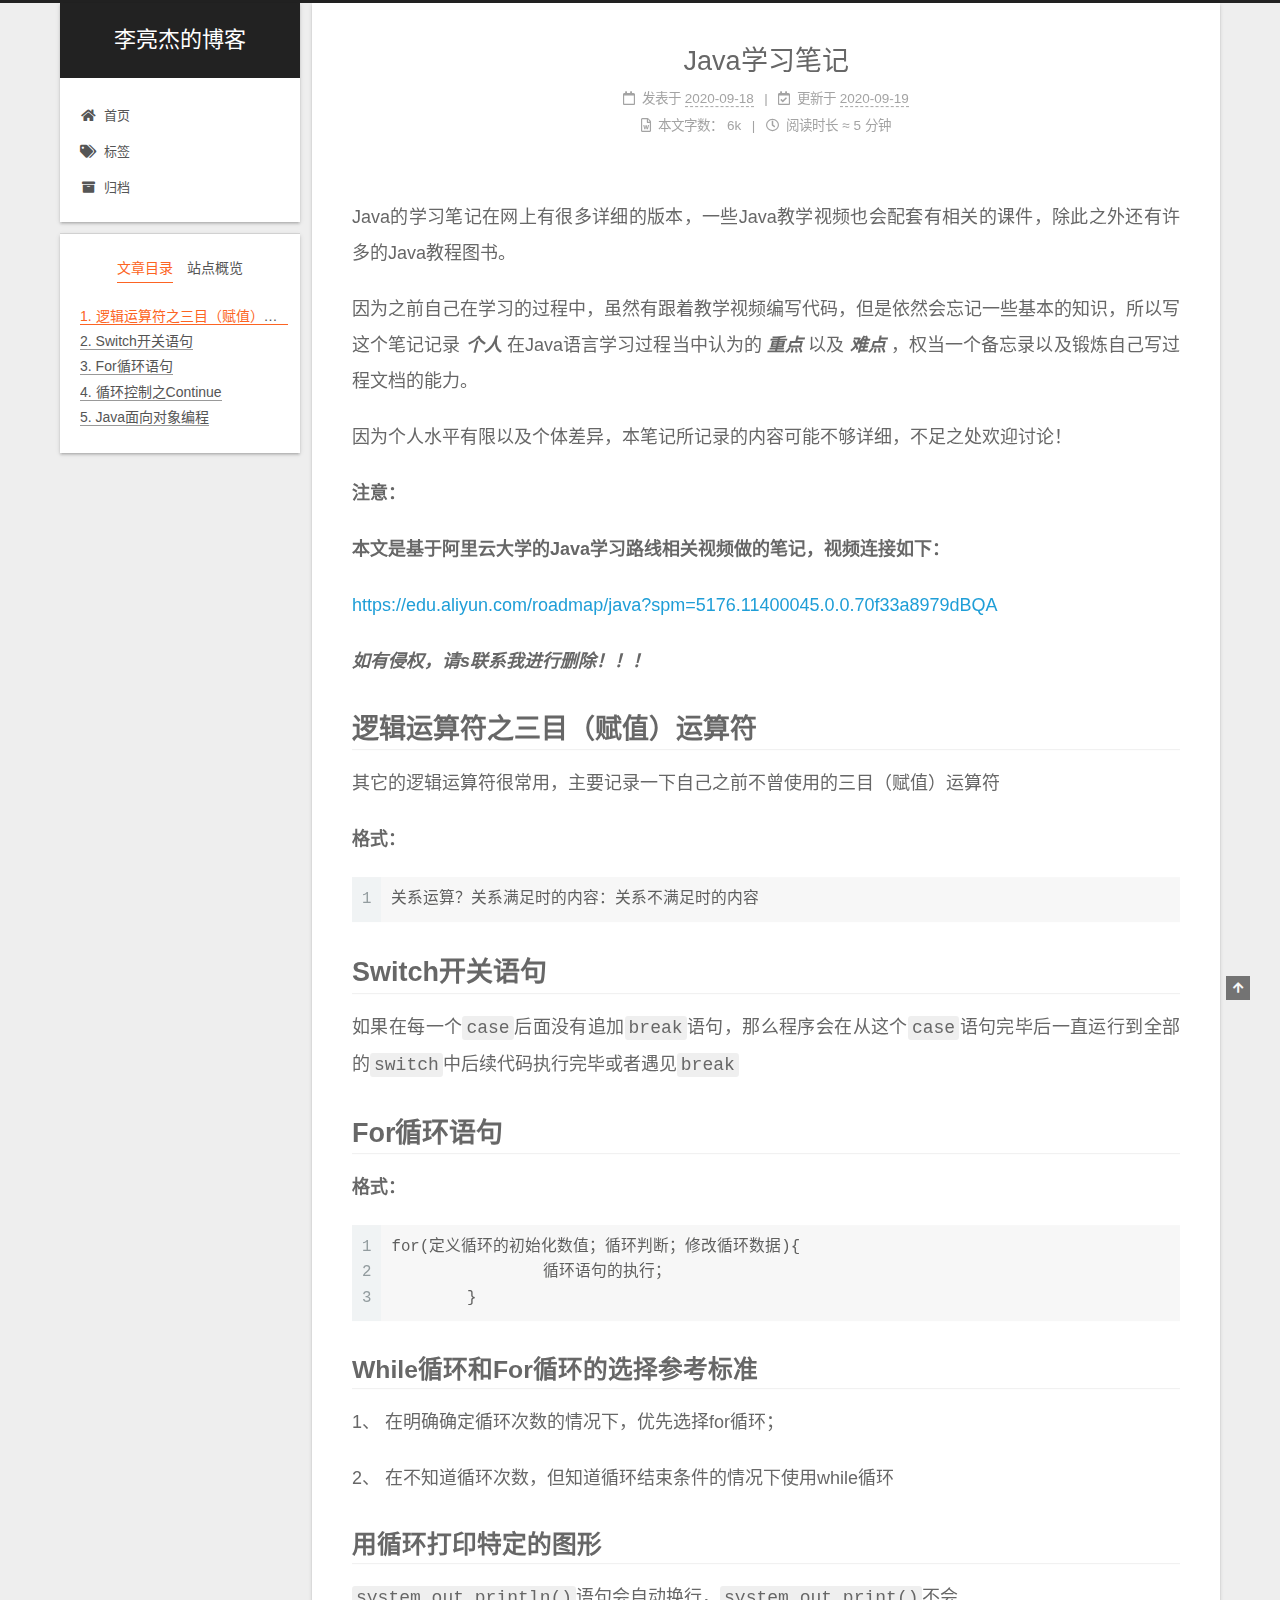
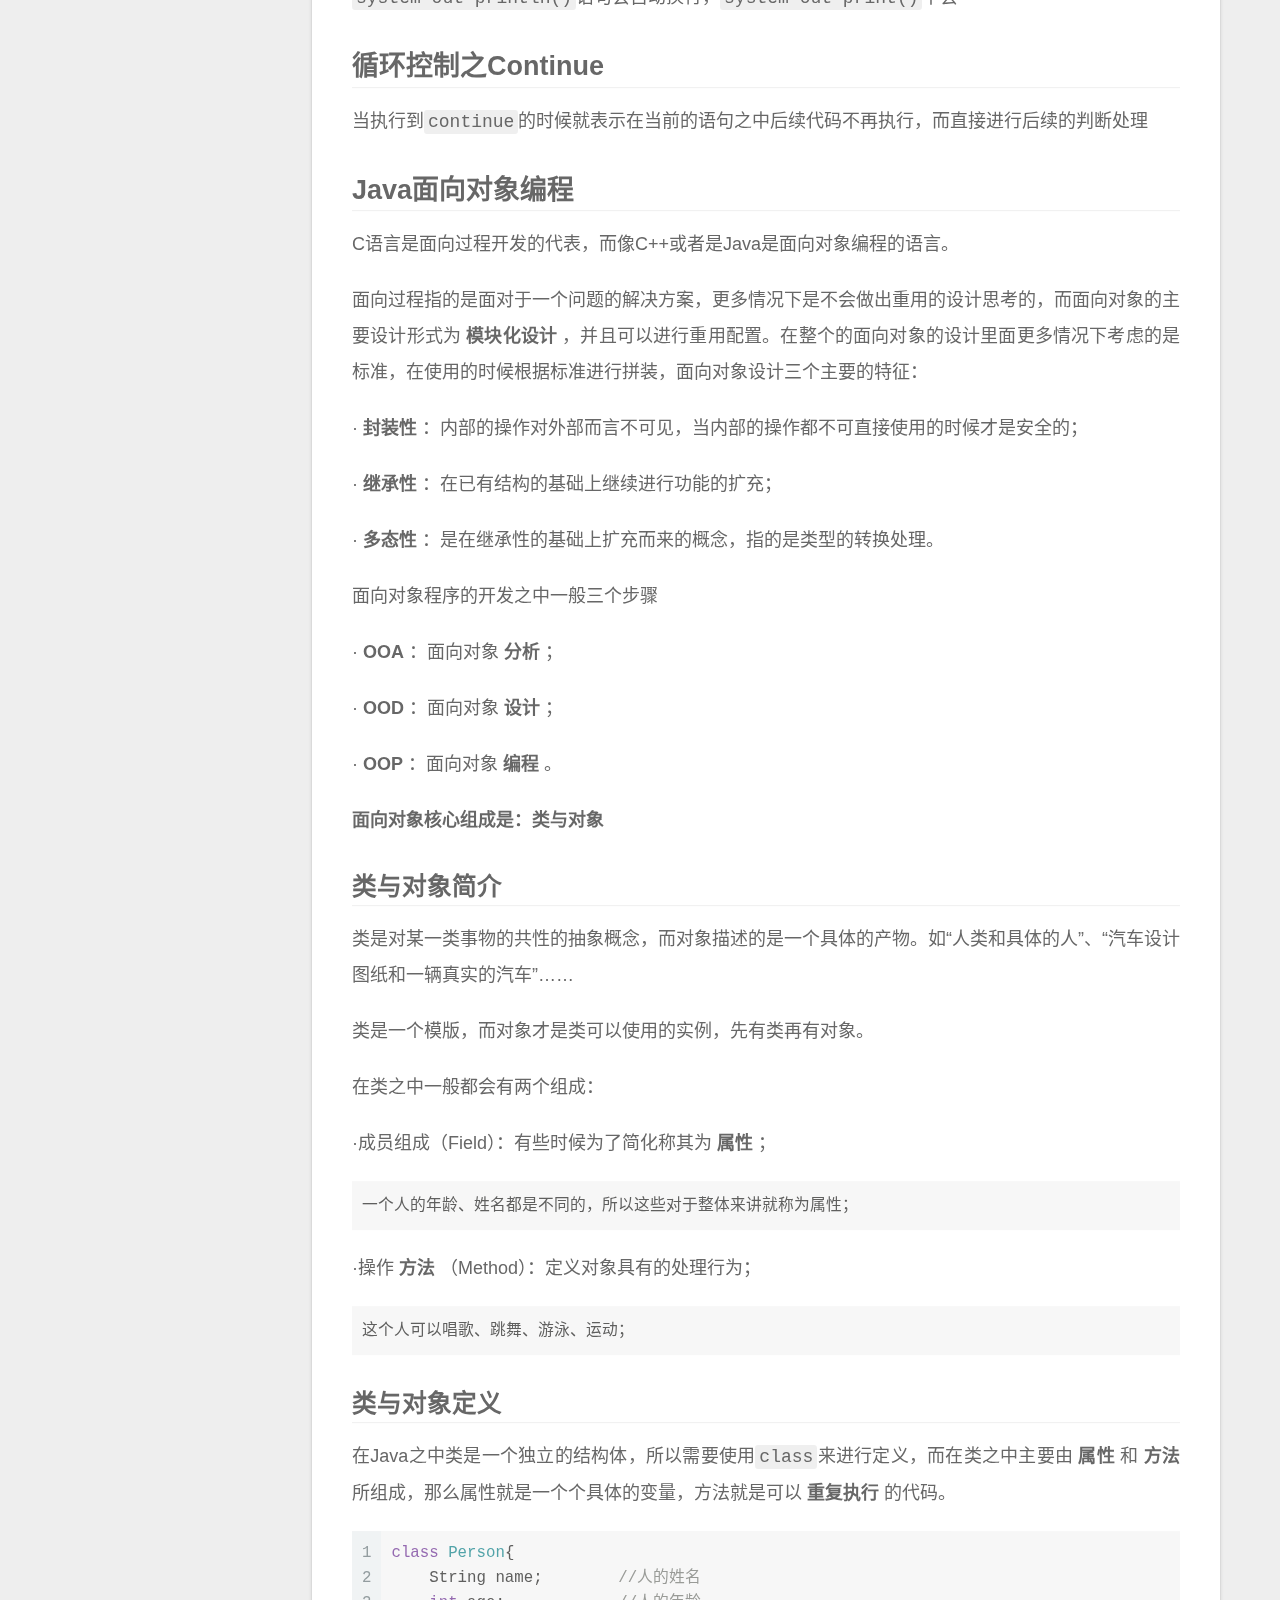
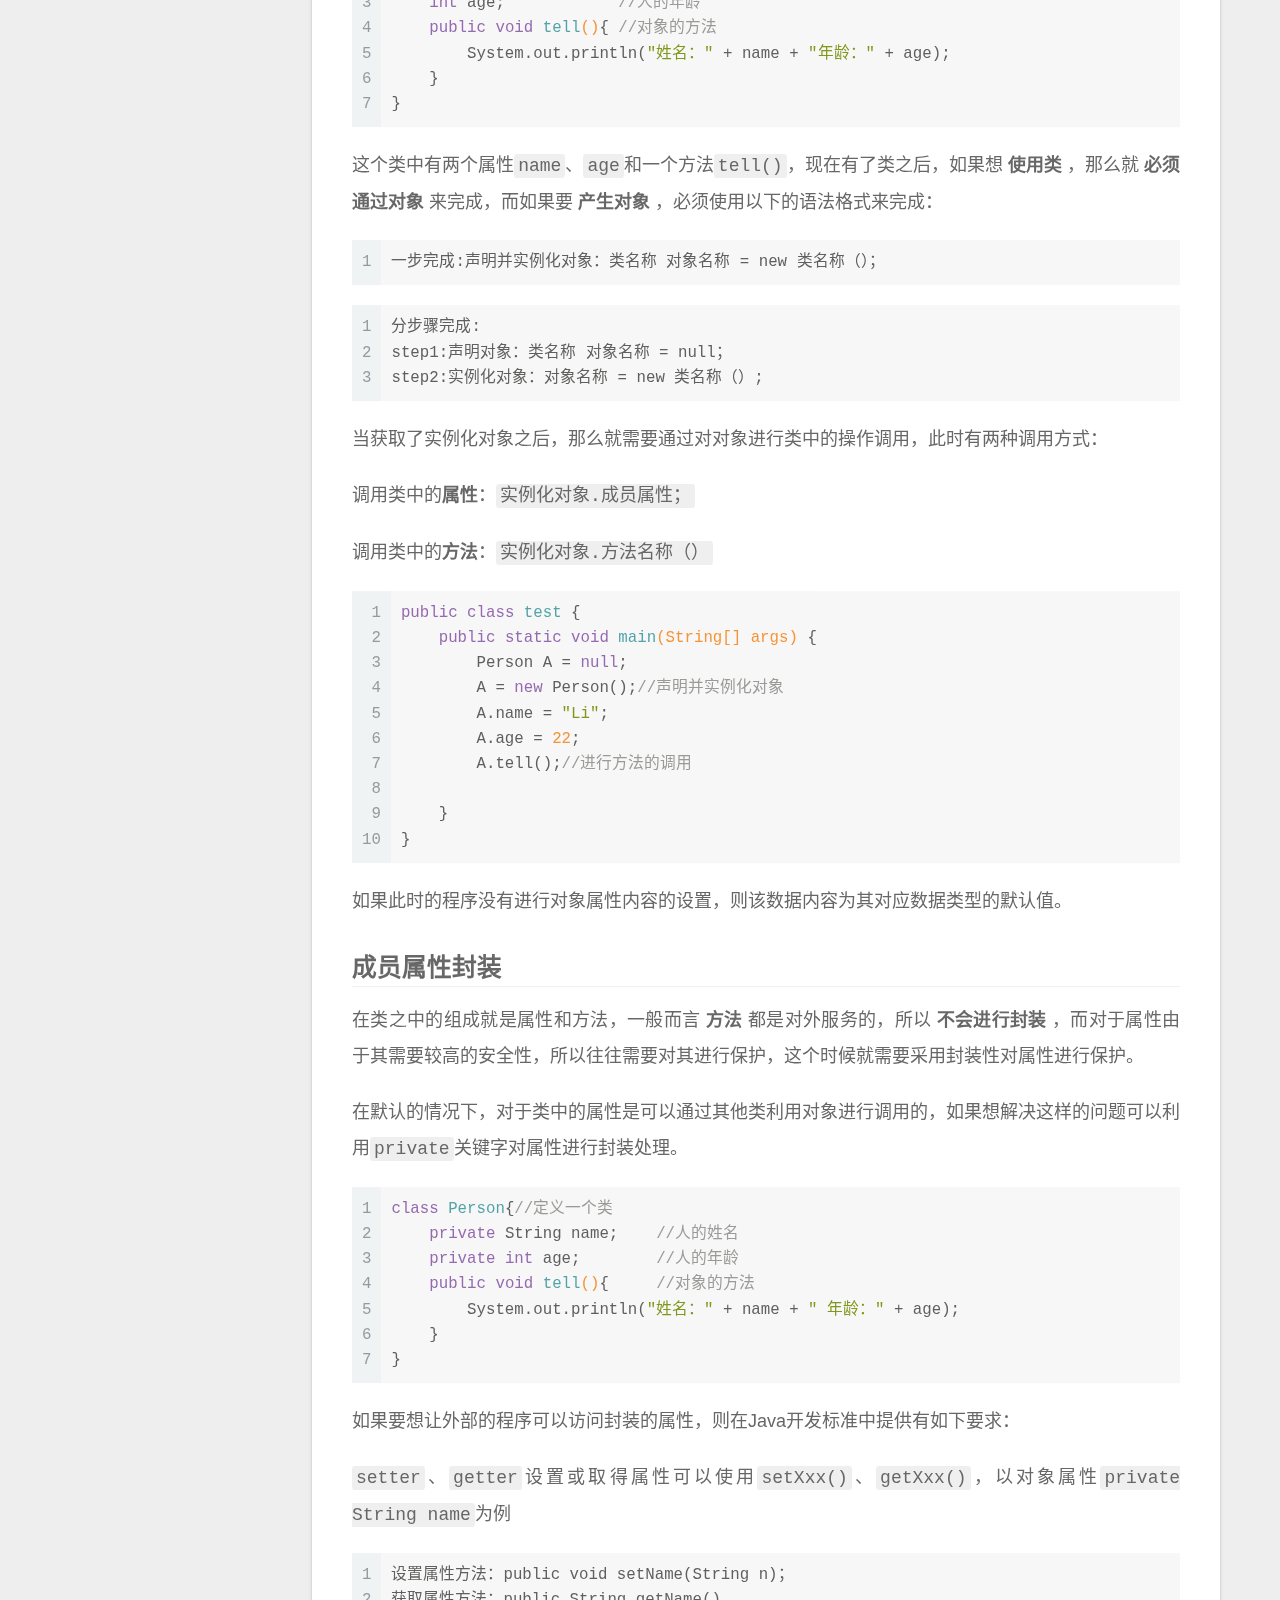
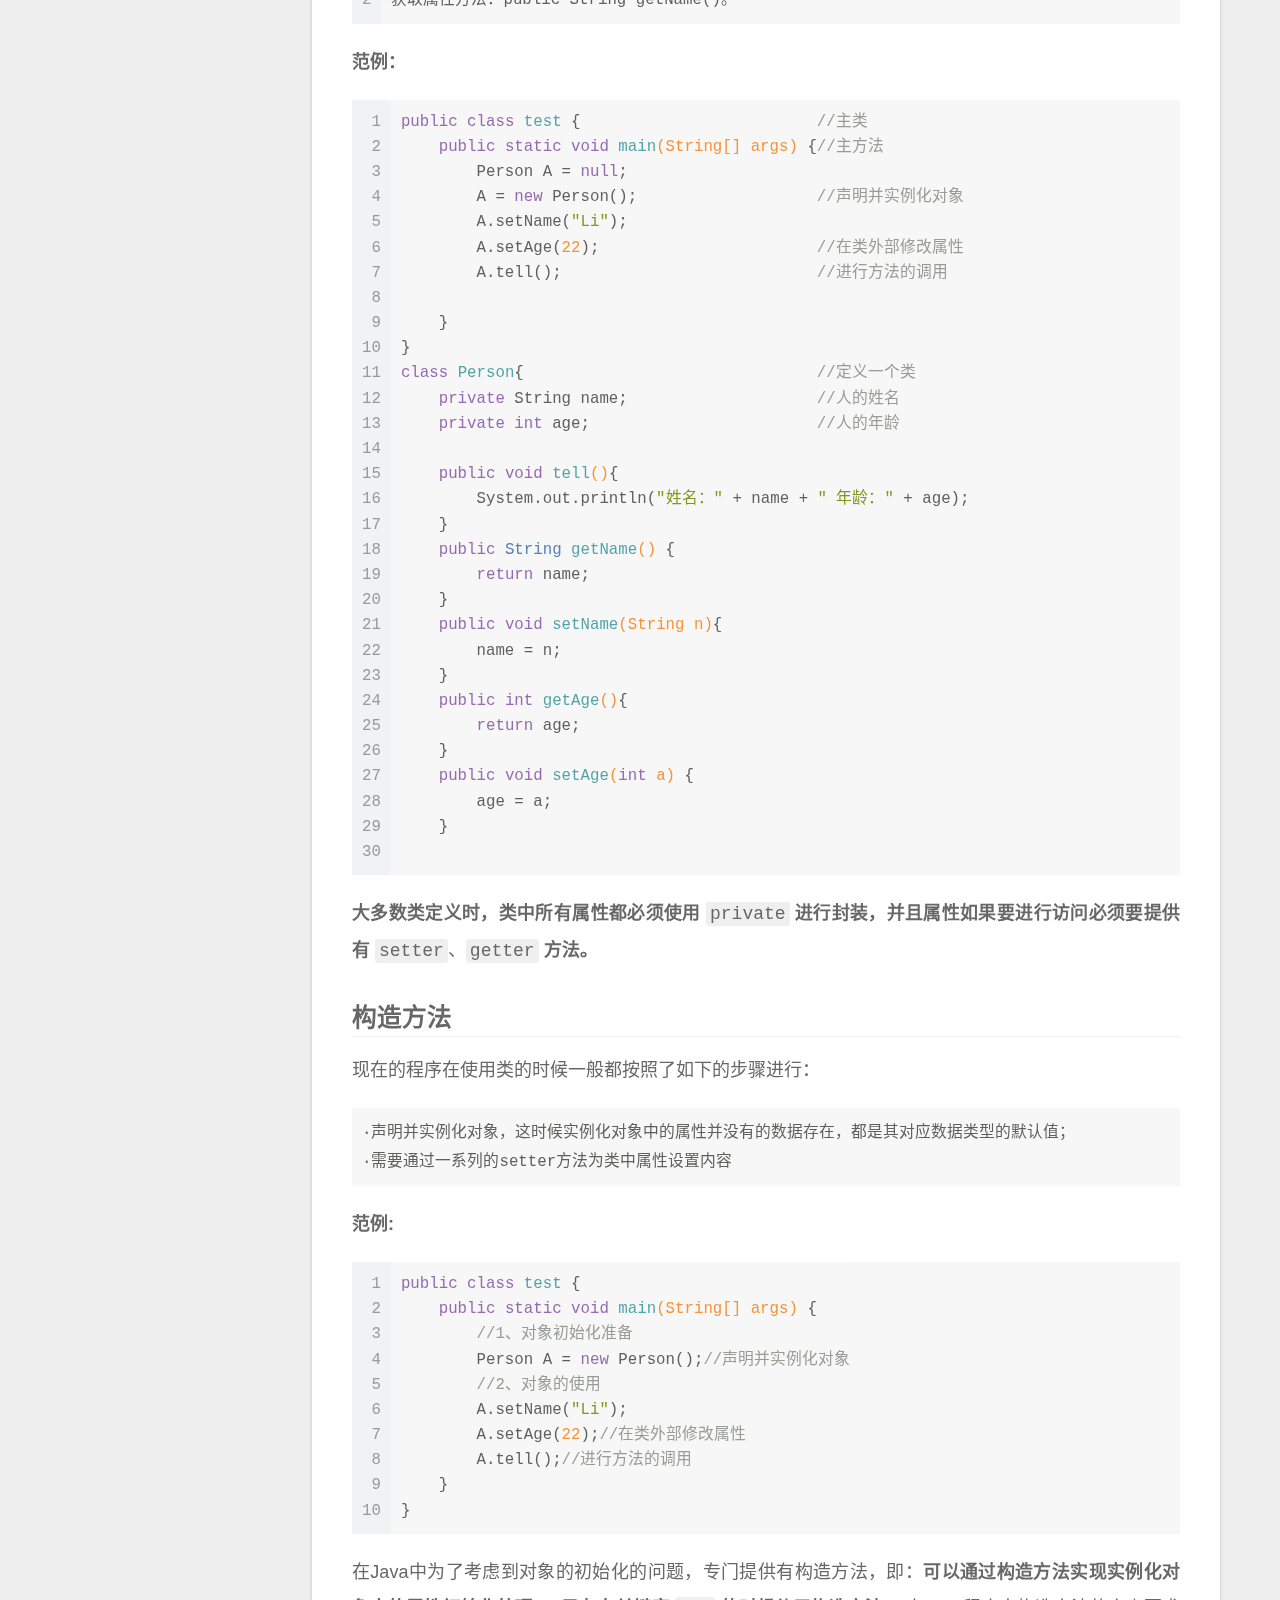
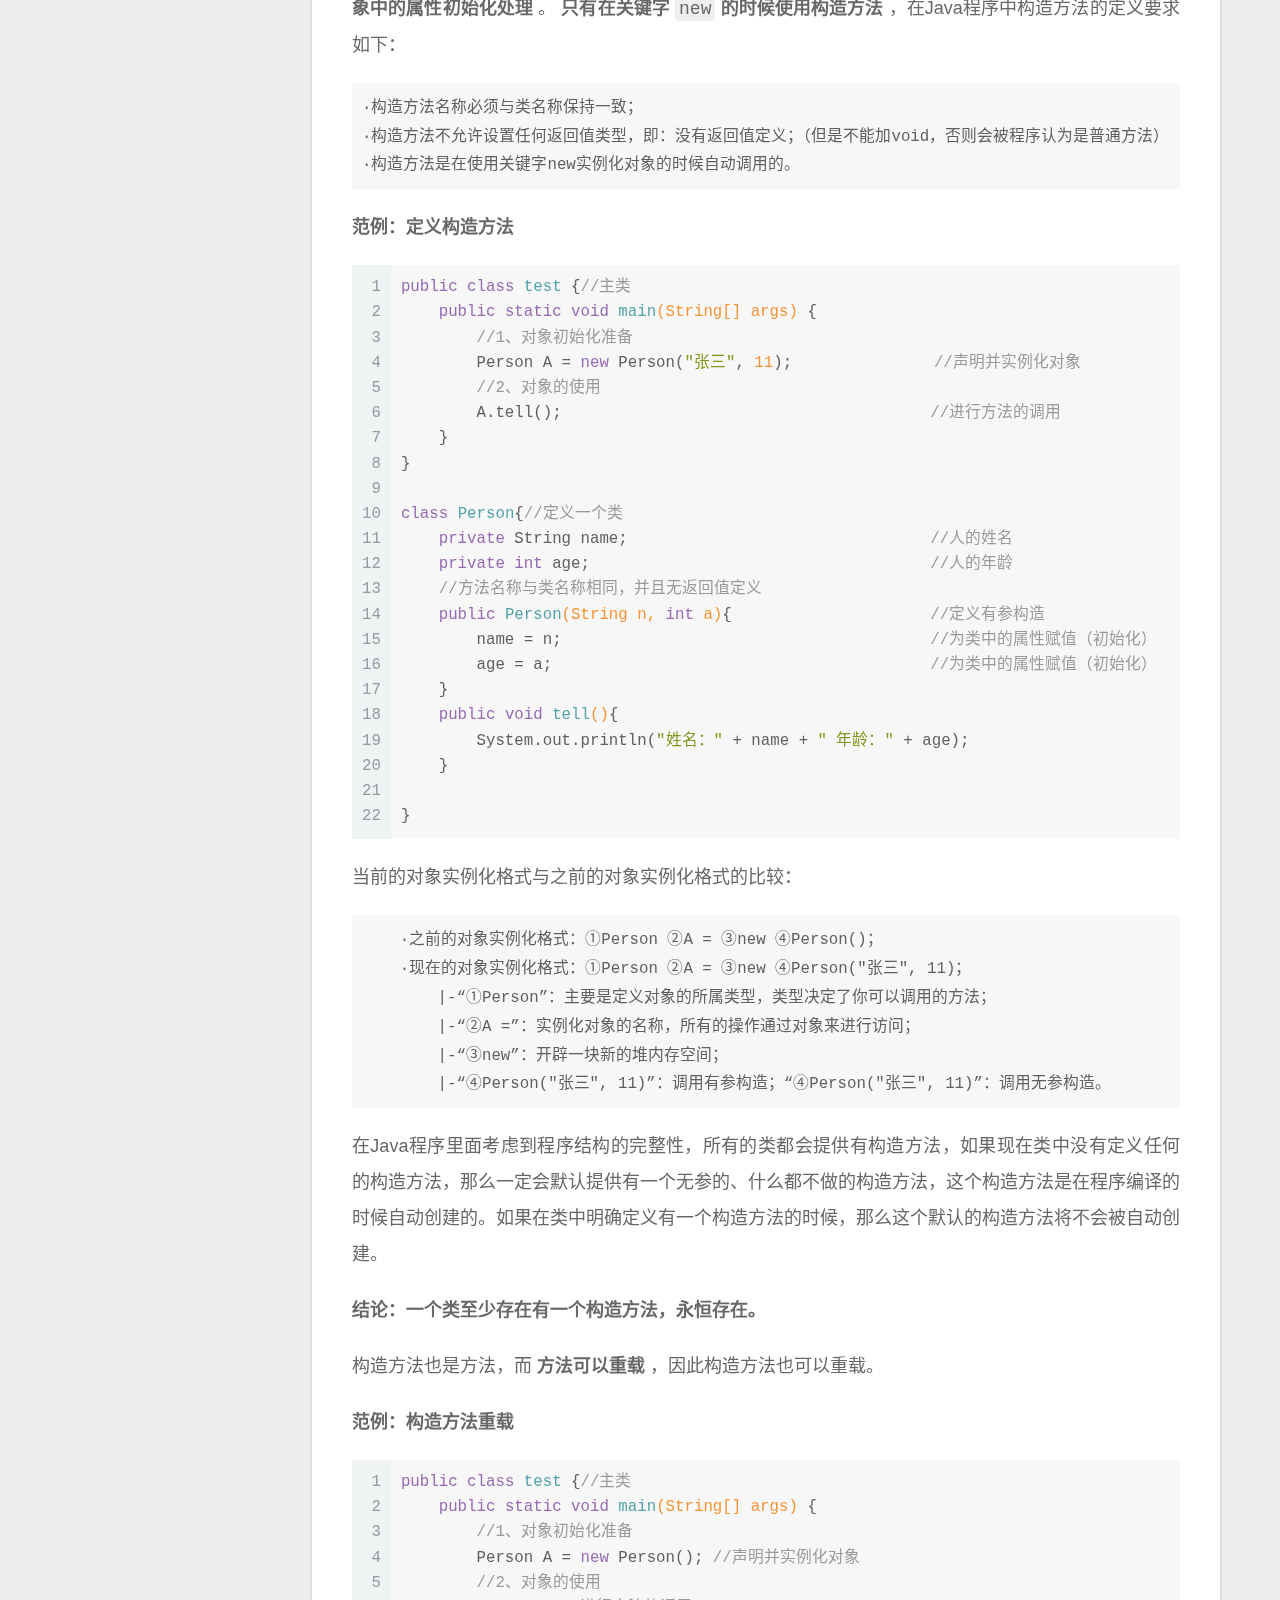
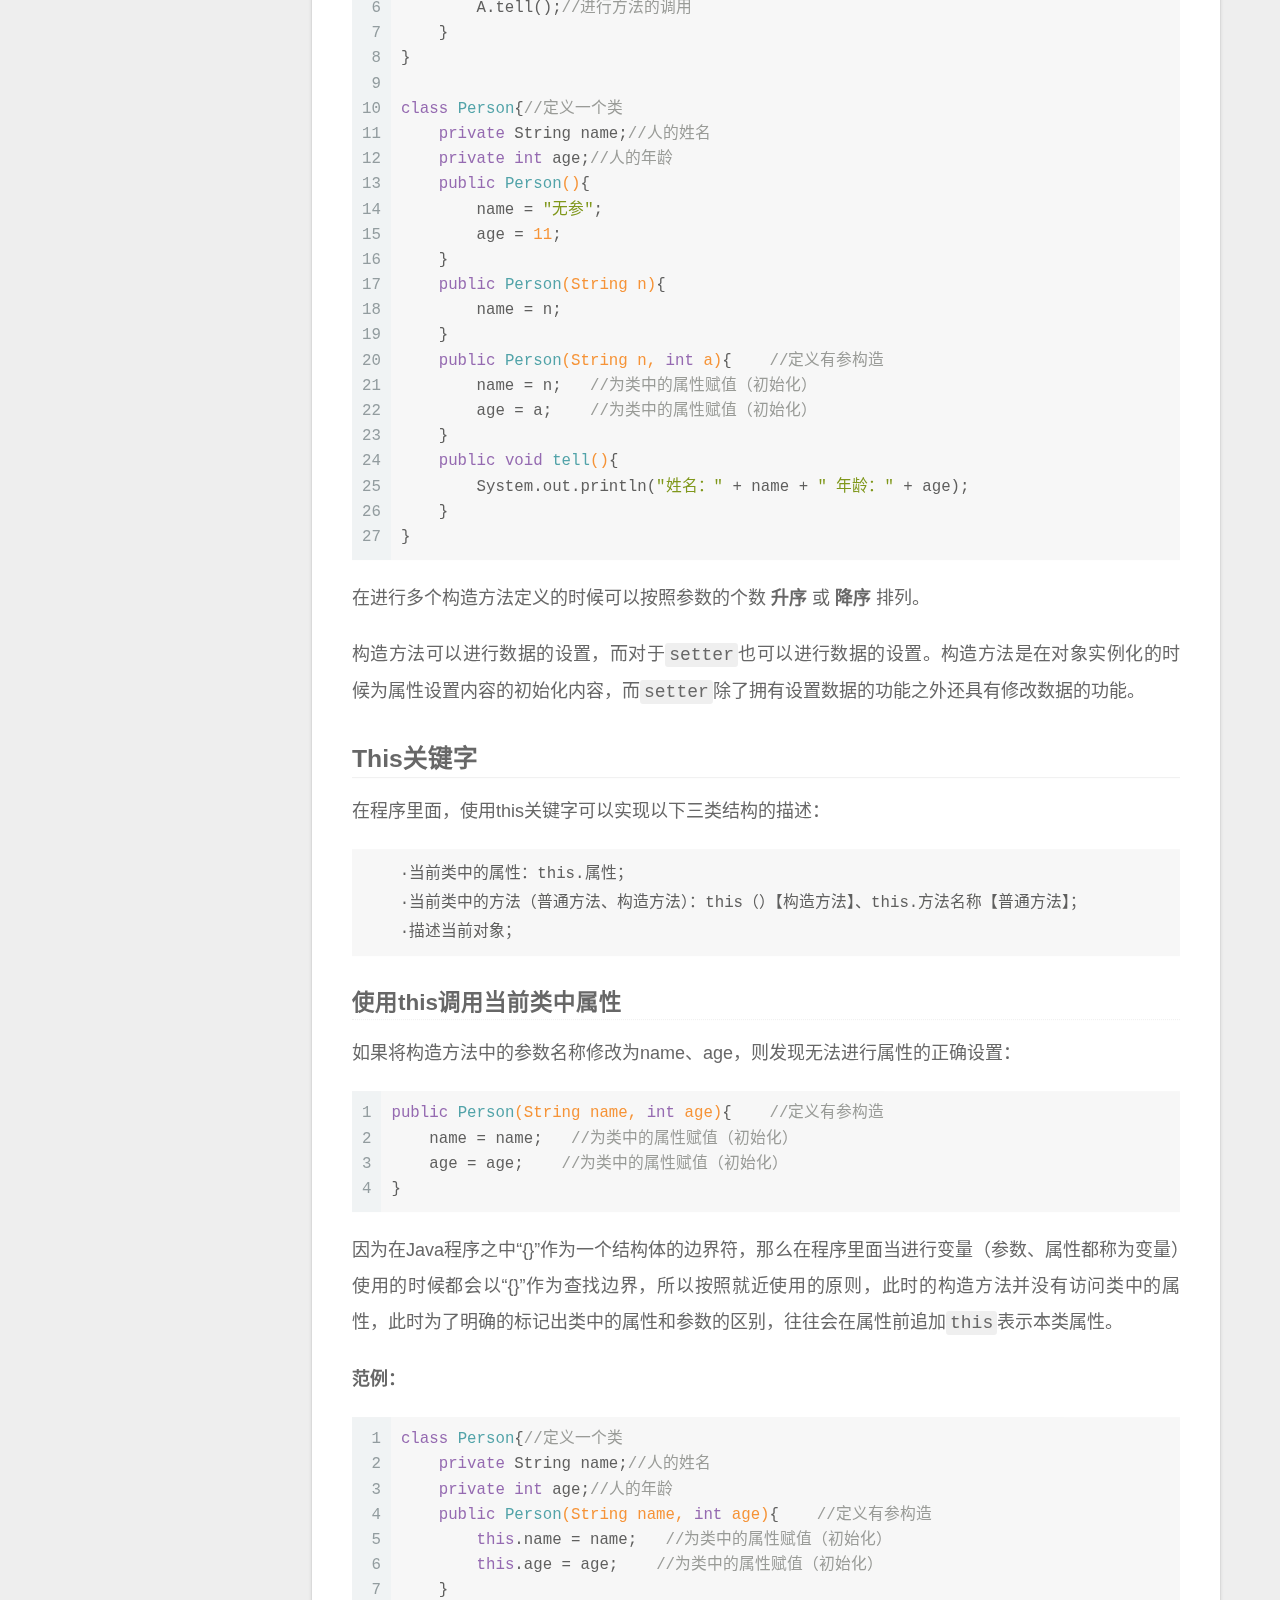
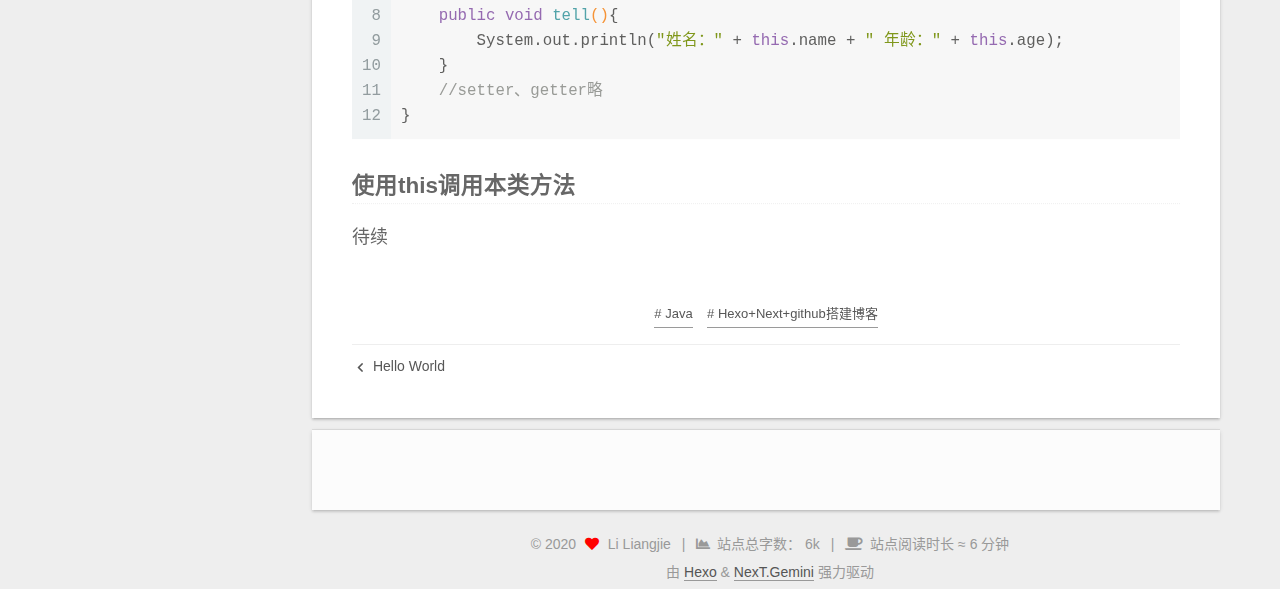
<file: 2020/09/18/发布第一篇个人博客/index.html>
<!DOCTYPE html>
<html lang="zh-CN">
<head>
  <meta charset="UTF-8">
<meta name="viewport" content="width=device-width, initial-scale=1, maximum-scale=2">
<meta name="theme-color" content="#222">
<meta name="generator" content="Hexo 5.2.0">
  <link rel="apple-touch-icon" sizes="180x180" href="/images/apple-touch-icon-next.png">
  <link rel="icon" type="image/png" sizes="32x32" href="/images/favicon-32x32-next.png">
  <link rel="icon" type="image/png" sizes="16x16" href="/images/favicon-16x16-next.png">
  <link rel="mask-icon" href="/images/logo.svg" color="#222">

<link rel="stylesheet" href="/css/main.css">


<link rel="stylesheet" href="/lib/font-awesome/css/all.min.css">

<script id="hexo-configurations">
    var NexT = window.NexT || {};
    var CONFIG = {"hostname":"liliangjie.online","root":"/","scheme":"Gemini","version":"7.8.0","exturl":false,"sidebar":{"position":"left","display":"post","padding":18,"offset":12,"onmobile":false},"copycode":{"enable":false,"show_result":false,"style":null},"back2top":{"enable":true,"sidebar":false,"scrollpercent":false},"bookmark":{"enable":false,"color":"#222","save":"auto"},"fancybox":false,"mediumzoom":false,"lazyload":false,"pangu":false,"comments":{"style":"tabs","active":null,"storage":true,"lazyload":false,"nav":null},"algolia":{"hits":{"per_page":10},"labels":{"input_placeholder":"Search for Posts","hits_empty":"We didn't find any results for the search: ${query}","hits_stats":"${hits} results found in ${time} ms"}},"localsearch":{"enable":false,"trigger":"auto","top_n_per_article":1,"unescape":false,"preload":false},"motion":{"enable":true,"async":false,"transition":{"post_block":"fadeIn","post_header":"slideDownIn","post_body":"slideDownIn","coll_header":"slideLeftIn","sidebar":"slideUpIn"}}};
  </script>

  <meta name="description" content="Java的学习笔记在网上有很多详细的版本，一些Java教学视频也会配套有相关的课件，除此之外还有许多的Java教程图书。 因为之前自己在学习的过程中，虽然有跟着教学视频编写代码，但是依然会忘记一些基本的知识，所以写这个笔记记录 个人 在Java语言学习过程当中认为的 重点 以及 难点 ，权当一个备忘录以及锻炼自己写过程文档的能力。 因为个人水平有限以及个体差异，本笔记所记录的内容可能不够详细，不足">
<meta property="og:type" content="article">
<meta property="og:title" content="Java学习笔记">
<meta property="og:url" content="http://liliangjie.online/2020/09/18/%E5%8F%91%E5%B8%83%E7%AC%AC%E4%B8%80%E7%AF%87%E4%B8%AA%E4%BA%BA%E5%8D%9A%E5%AE%A2/index.html">
<meta property="og:site_name" content="李亮杰的博客">
<meta property="og:description" content="Java的学习笔记在网上有很多详细的版本，一些Java教学视频也会配套有相关的课件，除此之外还有许多的Java教程图书。 因为之前自己在学习的过程中，虽然有跟着教学视频编写代码，但是依然会忘记一些基本的知识，所以写这个笔记记录 个人 在Java语言学习过程当中认为的 重点 以及 难点 ，权当一个备忘录以及锻炼自己写过程文档的能力。 因为个人水平有限以及个体差异，本笔记所记录的内容可能不够详细，不足">
<meta property="og:locale" content="zh_CN">
<meta property="article:published_time" content="2020-09-18T06:41:45.000Z">
<meta property="article:modified_time" content="2020-09-19T09:37:25.237Z">
<meta property="article:author" content="Li Liangjie">
<meta property="article:tag" content="Java">
<meta property="article:tag" content="Hexo+Next+github搭建博客">
<meta name="twitter:card" content="summary">

<link rel="canonical" href="http://liliangjie.online/2020/09/18/%E5%8F%91%E5%B8%83%E7%AC%AC%E4%B8%80%E7%AF%87%E4%B8%AA%E4%BA%BA%E5%8D%9A%E5%AE%A2/">


<script id="page-configurations">
  // https://hexo.io/docs/variables.html
  CONFIG.page = {
    sidebar: "",
    isHome : false,
    isPost : true,
    lang   : 'zh-CN'
  };
</script>

  <title>Java学习笔记 | 李亮杰的博客</title>
  






  <noscript>
  <style>
  .use-motion .brand,
  .use-motion .menu-item,
  .sidebar-inner,
  .use-motion .post-block,
  .use-motion .pagination,
  .use-motion .comments,
  .use-motion .post-header,
  .use-motion .post-body,
  .use-motion .collection-header { opacity: initial; }

  .use-motion .site-title,
  .use-motion .site-subtitle {
    opacity: initial;
    top: initial;
  }

  .use-motion .logo-line-before i { left: initial; }
  .use-motion .logo-line-after i { right: initial; }
  </style>
</noscript>

</head>

<body itemscope itemtype="http://schema.org/WebPage">
  <div class="container use-motion">
    <div class="headband"></div>

    <header class="header" itemscope itemtype="http://schema.org/WPHeader">
      <div class="header-inner"><div class="site-brand-container">
  <div class="site-nav-toggle">
    <div class="toggle" aria-label="切换导航栏">
      <span class="toggle-line toggle-line-first"></span>
      <span class="toggle-line toggle-line-middle"></span>
      <span class="toggle-line toggle-line-last"></span>
    </div>
  </div>

  <div class="site-meta">

    <a href="/" class="brand" rel="start">
      <span class="logo-line-before"><i></i></span>
      <h1 class="site-title">李亮杰的博客</h1>
      <span class="logo-line-after"><i></i></span>
    </a>
  </div>

  <div class="site-nav-right">
    <div class="toggle popup-trigger">
    </div>
  </div>
</div>




<nav class="site-nav">
  <ul id="menu" class="main-menu menu">
        <li class="menu-item menu-item-home">

    <a href="/" rel="section"><i class="fa fa-home fa-fw"></i>首页</a>

  </li>
        <li class="menu-item menu-item-tags">

    <a href="/tags/" rel="section"><i class="fa fa-tags fa-fw"></i>标签</a>

  </li>
        <li class="menu-item menu-item-archives">

    <a href="/archives/" rel="section"><i class="fa fa-archive fa-fw"></i>归档</a>

  </li>
  </ul>
</nav>




</div>
    </header>

    
  <div class="back-to-top">
    <i class="fa fa-arrow-up"></i>
    <span>0%</span>
  </div>


    <main class="main">
      <div class="main-inner">
        <div class="content-wrap">
          

          <div class="content post posts-expand">
            

    
  
  
  <article itemscope itemtype="http://schema.org/Article" class="post-block" lang="zh-CN">
    <link itemprop="mainEntityOfPage" href="http://liliangjie.online/2020/09/18/%E5%8F%91%E5%B8%83%E7%AC%AC%E4%B8%80%E7%AF%87%E4%B8%AA%E4%BA%BA%E5%8D%9A%E5%AE%A2/">

    <span hidden itemprop="author" itemscope itemtype="http://schema.org/Person">
      <meta itemprop="image" content="/images/avatar.gif">
      <meta itemprop="name" content="Li Liangjie">
      <meta itemprop="description" content="君子终日乾乾，夕惕若，厉无咎">
    </span>

    <span hidden itemprop="publisher" itemscope itemtype="http://schema.org/Organization">
      <meta itemprop="name" content="李亮杰的博客">
    </span>
      <header class="post-header">
        <h1 class="post-title" itemprop="name headline">
          Java学习笔记
        </h1>

        <div class="post-meta">
            <span class="post-meta-item">
              <span class="post-meta-item-icon">
                <i class="far fa-calendar"></i>
              </span>
              <span class="post-meta-item-text">发表于</span>

              <time title="创建时间：2020-09-18 14:41:45" itemprop="dateCreated datePublished" datetime="2020-09-18T14:41:45+08:00">2020-09-18</time>
            </span>
              <span class="post-meta-item">
                <span class="post-meta-item-icon">
                  <i class="far fa-calendar-check"></i>
                </span>
                <span class="post-meta-item-text">更新于</span>
                <time title="修改时间：2020-09-19 17:37:25" itemprop="dateModified" datetime="2020-09-19T17:37:25+08:00">2020-09-19</time>
              </span>

          <br>
            <span class="post-meta-item" title="本文字数">
              <span class="post-meta-item-icon">
                <i class="far fa-file-word"></i>
              </span>
                <span class="post-meta-item-text">本文字数：</span>
              <span>6k</span>
            </span>
            <span class="post-meta-item" title="阅读时长">
              <span class="post-meta-item-icon">
                <i class="far fa-clock"></i>
              </span>
                <span class="post-meta-item-text">阅读时长 &asymp;</span>
              <span>5 分钟</span>
            </span>

        </div>
      </header>

    
    
    
    <div class="post-body" itemprop="articleBody">

      
        <p>Java的学习笔记在网上有很多详细的版本，一些Java教学视频也会配套有相关的课件，除此之外还有许多的Java教程图书。</p>
<p>因为之前自己在学习的过程中，虽然有跟着教学视频编写代码，但是依然会忘记一些基本的知识，所以写这个笔记记录 <strong><em>个人</em></strong> 在Java语言学习过程当中认为的 <strong><em>重点</em></strong> 以及 <strong><em>难点</em></strong> ，权当一个备忘录以及锻炼自己写过程文档的能力。</p>
<p>因为个人水平有限以及个体差异，本笔记所记录的内容可能不够详细，不足之处欢迎讨论！</p>
<a id="more"></a>
<p><strong>注意：</strong></p>
<p><strong>本文是基于阿里云大学的Java学习路线相关视频做的笔记，视频连接如下：</strong></p>
<p><a target="_blank" rel="noopener" href="https://edu.aliyun.com/roadmap/java?spm=5176.11400045.0.0.70f33a8979dBQA">https://edu.aliyun.com/roadmap/java?spm=5176.11400045.0.0.70f33a8979dBQA</a></p>
<p><strong><em>如有侵权，请s联系我进行删除！！！</em></strong></p>
<h1 id="逻辑运算符之三目（赋值）运算符"><a href="#逻辑运算符之三目（赋值）运算符" class="headerlink" title="逻辑运算符之三目（赋值）运算符"></a>逻辑运算符之三目（赋值）运算符</h1><p>其它的逻辑运算符很常用，主要记录一下自己之前不曾使用的三目（赋值）运算符</p>
<p><strong>格式：</strong> </p>
<figure class="highlight plain"><table><tr><td class="gutter"><pre><span class="line">1</span><br></pre></td><td class="code"><pre><span class="line">关系运算？关系满足时的内容：关系不满足时的内容</span><br></pre></td></tr></table></figure>
<h1 id="Switch开关语句"><a href="#Switch开关语句" class="headerlink" title="Switch开关语句"></a>Switch开关语句</h1><p>如果在每一个<code>case</code>后面没有追加<code>break</code>语句，那么程序会在从这个<code>case</code>语句完毕后一直运行到全部的<code>switch</code>中后续代码执行完毕或者遇见<code>break</code></p>
<h1 id="For循环语句"><a href="#For循环语句" class="headerlink" title="For循环语句"></a>For循环语句</h1><p><strong>格式：</strong> </p>
<figure class="highlight plain"><table><tr><td class="gutter"><pre><span class="line">1</span><br><span class="line">2</span><br><span class="line">3</span><br></pre></td><td class="code"><pre><span class="line">for(定义循环的初始化数值；循环判断；修改循环数据)&#123;</span><br><span class="line">        	循环语句的执行；</span><br><span class="line">        &#125;</span><br></pre></td></tr></table></figure>
<h2 id="While循环和For循环的选择参考标准"><a href="#While循环和For循环的选择参考标准" class="headerlink" title="While循环和For循环的选择参考标准"></a>While循环和For循环的选择参考标准</h2><p>1、    在明确确定循环次数的情况下，优先选择for循环；</p>
<p>2、    在不知道循环次数，但知道循环结束条件的情况下使用while循环</p>
<h2 id="用循环打印特定的图形"><a href="#用循环打印特定的图形" class="headerlink" title="用循环打印特定的图形"></a>用循环打印特定的图形</h2><p><code>system out println()</code>语句会自动换行，<code>system out print()</code>不会</p>
<h1 id="循环控制之Continue"><a href="#循环控制之Continue" class="headerlink" title="循环控制之Continue"></a>循环控制之Continue</h1><p>当执行到<code>continue</code>的时候就表示在当前的语句之中后续代码不再执行，而直接进行后续的判断处理</p>
<h1 id="Java面向对象编程"><a href="#Java面向对象编程" class="headerlink" title="Java面向对象编程"></a>Java面向对象编程</h1><p>C语言是面向过程开发的代表，而像C++或者是Java是面向对象编程的语言。</p>
<p>面向过程指的是面对于一个问题的解决方案，更多情况下是不会做出重用的设计思考的，而面向对象的主要设计形式为 <strong>模块化设计</strong> ，并且可以进行重用配置。在整个的面向对象的设计里面更多情况下考虑的是标准，在使用的时候根据标准进行拼装，面向对象设计三个主要的特征：</p>
<p>· <strong>封装性</strong> ：内部的操作对外部而言不可见，当内部的操作都不可直接使用的时候才是安全的；</p>
<p>· <strong>继承性</strong> ：在已有结构的基础上继续进行功能的扩充；</p>
<p>· <strong>多态性</strong> ：是在继承性的基础上扩充而来的概念，指的是类型的转换处理。</p>
<p>面向对象程序的开发之中一般三个步骤</p>
<p>· <strong>OOA</strong> ：面向对象 <strong>分析</strong> ；</p>
<p>· <strong>OOD</strong> ：面向对象 <strong>设计</strong> ；</p>
<p>· <strong>OOP</strong> ：面向对象 <strong>编程</strong> 。</p>
<p><strong>面向对象核心组成是：类与对象</strong></p>
<h2 id="类与对象简介"><a href="#类与对象简介" class="headerlink" title="类与对象简介"></a>类与对象简介</h2><p>类是对某一类事物的共性的抽象概念，而对象描述的是一个具体的产物。如“人类和具体的人”、“汽车设计图纸和一辆真实的汽车”……</p>
<p>类是一个模版，而对象才是类可以使用的实例，先有类再有对象。</p>
<p>在类之中一般都会有两个组成：</p>
<p>·成员组成（Field）：有些时候为了简化称其为 <strong>属性</strong> ；</p>
<pre><code>一个人的年龄、姓名都是不同的，所以这些对于整体来讲就称为属性；</code></pre>
<p>·操作 <strong>方法</strong> （Method）：定义对象具有的处理行为；</p>
<pre><code>这个人可以唱歌、跳舞、游泳、运动；</code></pre>
<h2 id="类与对象定义"><a href="#类与对象定义" class="headerlink" title="类与对象定义"></a>类与对象定义</h2><p>在Java之中类是一个独立的结构体，所以需要使用<code>class</code>来进行定义，而在类之中主要由 <strong>属性</strong> 和 <strong>方法</strong> 所组成，那么属性就是一个个具体的变量，方法就是可以 <strong>重复执行</strong> 的代码。</p>
<figure class="highlight java"><table><tr><td class="gutter"><pre><span class="line">1</span><br><span class="line">2</span><br><span class="line">3</span><br><span class="line">4</span><br><span class="line">5</span><br><span class="line">6</span><br><span class="line">7</span><br></pre></td><td class="code"><pre><span class="line"><span class="class"><span class="keyword">class</span> <span class="title">Person</span></span>&#123;</span><br><span class="line">    String name;        <span class="comment">//人的姓名</span></span><br><span class="line">    <span class="keyword">int</span> age;            <span class="comment">//人的年龄</span></span><br><span class="line">    <span class="function"><span class="keyword">public</span> <span class="keyword">void</span> <span class="title">tell</span><span class="params">()</span></span>&#123; <span class="comment">//对象的方法</span></span><br><span class="line">        System.out.println(<span class="string">&quot;姓名：&quot;</span> + name + <span class="string">&quot;年龄：&quot;</span> + age);</span><br><span class="line">    &#125;           </span><br><span class="line">&#125;</span><br></pre></td></tr></table></figure>
<p>这个类中有两个属性<code>name</code>、<code>age</code>和一个方法<code>tell()</code>，现在有了类之后，如果想 <strong>使用类</strong> ，那么就 <strong>必须通过对象</strong> 来完成，而如果要 <strong>产生对象</strong> ，必须使用以下的语法格式来完成：</p>
<figure class="highlight plain"><table><tr><td class="gutter"><pre><span class="line">1</span><br></pre></td><td class="code"><pre><span class="line">一步完成:声明并实例化对象：类名称 对象名称 &#x3D; new 类名称（）；</span><br></pre></td></tr></table></figure>
<figure class="highlight plain"><table><tr><td class="gutter"><pre><span class="line">1</span><br><span class="line">2</span><br><span class="line">3</span><br></pre></td><td class="code"><pre><span class="line">分步骤完成:</span><br><span class="line">step1:声明对象：类名称 对象名称 &#x3D; null；</span><br><span class="line">step2:实例化对象：对象名称 &#x3D; new 类名称（）;</span><br></pre></td></tr></table></figure>
<p>当获取了实例化对象之后，那么就需要通过对对象进行类中的操作调用，此时有两种调用方式：</p>
<p>调用类中的<strong>属性</strong>：<code>实例化对象.成员属性；</code></p>
<p>调用类中的<strong>方法</strong>：<code>实例化对象.方法名称（）</code></p>
<figure class="highlight java"><table><tr><td class="gutter"><pre><span class="line">1</span><br><span class="line">2</span><br><span class="line">3</span><br><span class="line">4</span><br><span class="line">5</span><br><span class="line">6</span><br><span class="line">7</span><br><span class="line">8</span><br><span class="line">9</span><br><span class="line">10</span><br></pre></td><td class="code"><pre><span class="line"><span class="keyword">public</span> <span class="class"><span class="keyword">class</span> <span class="title">test</span> </span>&#123;</span><br><span class="line">    <span class="function"><span class="keyword">public</span> <span class="keyword">static</span> <span class="keyword">void</span> <span class="title">main</span><span class="params">(String[] args)</span> </span>&#123;</span><br><span class="line">        Person A = <span class="keyword">null</span>;</span><br><span class="line">        A = <span class="keyword">new</span> Person();<span class="comment">//声明并实例化对象</span></span><br><span class="line">        A.name = <span class="string">&quot;Li&quot;</span>;</span><br><span class="line">        A.age = <span class="number">22</span>;</span><br><span class="line">        A.tell();<span class="comment">//进行方法的调用</span></span><br><span class="line"></span><br><span class="line">    &#125;</span><br><span class="line">&#125;</span><br></pre></td></tr></table></figure>
<p>如果此时的程序没有进行对象属性内容的设置，则该数据内容为其对应数据类型的默认值。</p>
<h2 id="成员属性封装"><a href="#成员属性封装" class="headerlink" title="成员属性封装"></a>成员属性封装</h2><p>在类之中的组成就是属性和方法，一般而言 <strong>方法</strong> 都是对外服务的，所以 <strong>不会进行封装</strong> ，而对于属性由于其需要较高的安全性，所以往往需要对其进行保护，这个时候就需要采用封装性对属性进行保护。</p>
<p>在默认的情况下，对于类中的属性是可以通过其他类利用对象进行调用的，如果想解决这样的问题可以利用<code>private</code>关键字对属性进行封装处理。</p>
<figure class="highlight java"><table><tr><td class="gutter"><pre><span class="line">1</span><br><span class="line">2</span><br><span class="line">3</span><br><span class="line">4</span><br><span class="line">5</span><br><span class="line">6</span><br><span class="line">7</span><br></pre></td><td class="code"><pre><span class="line"><span class="class"><span class="keyword">class</span> <span class="title">Person</span></span>&#123;<span class="comment">//定义一个类</span></span><br><span class="line">    <span class="keyword">private</span> String name;    <span class="comment">//人的姓名</span></span><br><span class="line">    <span class="keyword">private</span> <span class="keyword">int</span> age;        <span class="comment">//人的年龄</span></span><br><span class="line">    <span class="function"><span class="keyword">public</span> <span class="keyword">void</span> <span class="title">tell</span><span class="params">()</span></span>&#123;     <span class="comment">//对象的方法</span></span><br><span class="line">        System.out.println(<span class="string">&quot;姓名：&quot;</span> + name + <span class="string">&quot; 年龄：&quot;</span> + age);</span><br><span class="line">    &#125;</span><br><span class="line">&#125;</span><br></pre></td></tr></table></figure>
<p>如果要想让外部的程序可以访问封装的属性，则在Java开发标准中提供有如下要求：</p>
<p><code>setter</code>、<code>getter</code>设置或取得属性可以使用<code>setXxx()</code>、<code>getXxx()</code>，以对象属性<code>private String name</code>为例</p>
<figure class="highlight plain"><table><tr><td class="gutter"><pre><span class="line">1</span><br><span class="line">2</span><br></pre></td><td class="code"><pre><span class="line">设置属性方法：public void setName(String n)；</span><br><span class="line">获取属性方法：public String getName()。</span><br></pre></td></tr></table></figure>
<p><strong>范例：</strong></p>
<figure class="highlight java"><table><tr><td class="gutter"><pre><span class="line">1</span><br><span class="line">2</span><br><span class="line">3</span><br><span class="line">4</span><br><span class="line">5</span><br><span class="line">6</span><br><span class="line">7</span><br><span class="line">8</span><br><span class="line">9</span><br><span class="line">10</span><br><span class="line">11</span><br><span class="line">12</span><br><span class="line">13</span><br><span class="line">14</span><br><span class="line">15</span><br><span class="line">16</span><br><span class="line">17</span><br><span class="line">18</span><br><span class="line">19</span><br><span class="line">20</span><br><span class="line">21</span><br><span class="line">22</span><br><span class="line">23</span><br><span class="line">24</span><br><span class="line">25</span><br><span class="line">26</span><br><span class="line">27</span><br><span class="line">28</span><br><span class="line">29</span><br><span class="line">30</span><br></pre></td><td class="code"><pre><span class="line"><span class="keyword">public</span> <span class="class"><span class="keyword">class</span> <span class="title">test</span> </span>&#123;                         <span class="comment">//主类</span></span><br><span class="line">    <span class="function"><span class="keyword">public</span> <span class="keyword">static</span> <span class="keyword">void</span> <span class="title">main</span><span class="params">(String[] args)</span> </span>&#123;<span class="comment">//主方法</span></span><br><span class="line">        Person A = <span class="keyword">null</span>;</span><br><span class="line">        A = <span class="keyword">new</span> Person();                   <span class="comment">//声明并实例化对象</span></span><br><span class="line">        A.setName(<span class="string">&quot;Li&quot;</span>);</span><br><span class="line">        A.setAge(<span class="number">22</span>);                       <span class="comment">//在类外部修改属性</span></span><br><span class="line">        A.tell();                           <span class="comment">//进行方法的调用</span></span><br><span class="line"></span><br><span class="line">    &#125;</span><br><span class="line">&#125;</span><br><span class="line"><span class="class"><span class="keyword">class</span> <span class="title">Person</span></span>&#123;                               <span class="comment">//定义一个类</span></span><br><span class="line">    <span class="keyword">private</span> String name;                    <span class="comment">//人的姓名</span></span><br><span class="line">    <span class="keyword">private</span> <span class="keyword">int</span> age;                        <span class="comment">//人的年龄</span></span><br><span class="line"></span><br><span class="line">    <span class="function"><span class="keyword">public</span> <span class="keyword">void</span> <span class="title">tell</span><span class="params">()</span></span>&#123;</span><br><span class="line">        System.out.println(<span class="string">&quot;姓名：&quot;</span> + name + <span class="string">&quot; 年龄：&quot;</span> + age);</span><br><span class="line">    &#125;</span><br><span class="line">    <span class="function"><span class="keyword">public</span> String <span class="title">getName</span><span class="params">()</span> </span>&#123;</span><br><span class="line">        <span class="keyword">return</span> name;</span><br><span class="line">    &#125;</span><br><span class="line">    <span class="function"><span class="keyword">public</span> <span class="keyword">void</span> <span class="title">setName</span><span class="params">(String n)</span></span>&#123;</span><br><span class="line">        name = n;</span><br><span class="line">    &#125;</span><br><span class="line">    <span class="function"><span class="keyword">public</span> <span class="keyword">int</span> <span class="title">getAge</span><span class="params">()</span></span>&#123;</span><br><span class="line">        <span class="keyword">return</span> age;</span><br><span class="line">    &#125;</span><br><span class="line">    <span class="function"><span class="keyword">public</span> <span class="keyword">void</span> <span class="title">setAge</span><span class="params">(<span class="keyword">int</span> a)</span> </span>&#123;</span><br><span class="line">        age = a;</span><br><span class="line">    &#125;</span><br><span class="line"></span><br></pre></td></tr></table></figure>
<p><strong>大多数类定义时，类中所有属性都必须使用</strong> <code>private</code> <strong>进行封装，并且属性如果要进行访问必须要提供有</strong> <code>setter</code>、<code>getter</code> <strong>方法。</strong></p>
<h2 id="构造方法"><a href="#构造方法" class="headerlink" title="构造方法"></a>构造方法</h2><p>现在的程序在使用类的时候一般都按照了如下的步骤进行：</p>
<pre><code>·声明并实例化对象，这时候实例化对象中的属性并没有的数据存在，都是其对应数据类型的默认值；
·需要通过一系列的setter方法为类中属性设置内容</code></pre>
<p><strong>范例:</strong></p>
<figure class="highlight java"><table><tr><td class="gutter"><pre><span class="line">1</span><br><span class="line">2</span><br><span class="line">3</span><br><span class="line">4</span><br><span class="line">5</span><br><span class="line">6</span><br><span class="line">7</span><br><span class="line">8</span><br><span class="line">9</span><br><span class="line">10</span><br></pre></td><td class="code"><pre><span class="line"><span class="keyword">public</span> <span class="class"><span class="keyword">class</span> <span class="title">test</span> </span>&#123;</span><br><span class="line">    <span class="function"><span class="keyword">public</span> <span class="keyword">static</span> <span class="keyword">void</span> <span class="title">main</span><span class="params">(String[] args)</span> </span>&#123;</span><br><span class="line">        <span class="comment">//1、对象初始化准备</span></span><br><span class="line">        Person A = <span class="keyword">new</span> Person();<span class="comment">//声明并实例化对象</span></span><br><span class="line">        <span class="comment">//2、对象的使用</span></span><br><span class="line">        A.setName(<span class="string">&quot;Li&quot;</span>);</span><br><span class="line">        A.setAge(<span class="number">22</span>);<span class="comment">//在类外部修改属性</span></span><br><span class="line">        A.tell();<span class="comment">//进行方法的调用</span></span><br><span class="line">    &#125;</span><br><span class="line">&#125;</span><br></pre></td></tr></table></figure>
<p>在Java中为了考虑到对象的初始化的问题，专门提供有构造方法，即：<strong>可以通过构造方法实现实例化对象中的属性初始化处理</strong> 。 <strong>只有在关键字</strong> <code>new</code> <strong>的时候使用构造方法</strong> ，在Java程序中构造方法的定义要求如下：</p>
<pre><code>·构造方法名称必须与类名称保持一致；
·构造方法不允许设置任何返回值类型，即：没有返回值定义；（但是不能加void，否则会被程序认为是普通方法）
·构造方法是在使用关键字new实例化对象的时候自动调用的。</code></pre>
<p><strong>范例：定义构造方法</strong></p>
<figure class="highlight java"><table><tr><td class="gutter"><pre><span class="line">1</span><br><span class="line">2</span><br><span class="line">3</span><br><span class="line">4</span><br><span class="line">5</span><br><span class="line">6</span><br><span class="line">7</span><br><span class="line">8</span><br><span class="line">9</span><br><span class="line">10</span><br><span class="line">11</span><br><span class="line">12</span><br><span class="line">13</span><br><span class="line">14</span><br><span class="line">15</span><br><span class="line">16</span><br><span class="line">17</span><br><span class="line">18</span><br><span class="line">19</span><br><span class="line">20</span><br><span class="line">21</span><br><span class="line">22</span><br></pre></td><td class="code"><pre><span class="line"><span class="keyword">public</span> <span class="class"><span class="keyword">class</span> <span class="title">test</span> </span>&#123;<span class="comment">//主类</span></span><br><span class="line">    <span class="function"><span class="keyword">public</span> <span class="keyword">static</span> <span class="keyword">void</span> <span class="title">main</span><span class="params">(String[] args)</span> </span>&#123;</span><br><span class="line">        <span class="comment">//1、对象初始化准备</span></span><br><span class="line">        Person A = <span class="keyword">new</span> Person(<span class="string">&quot;张三&quot;</span>, <span class="number">11</span>);               <span class="comment">//声明并实例化对象</span></span><br><span class="line">        <span class="comment">//2、对象的使用</span></span><br><span class="line">        A.tell();                                       <span class="comment">//进行方法的调用</span></span><br><span class="line">    &#125;</span><br><span class="line">&#125;</span><br><span class="line"></span><br><span class="line"><span class="class"><span class="keyword">class</span> <span class="title">Person</span></span>&#123;<span class="comment">//定义一个类</span></span><br><span class="line">    <span class="keyword">private</span> String name;                                <span class="comment">//人的姓名</span></span><br><span class="line">    <span class="keyword">private</span> <span class="keyword">int</span> age;                                    <span class="comment">//人的年龄</span></span><br><span class="line">    <span class="comment">//方法名称与类名称相同，并且无返回值定义</span></span><br><span class="line">    <span class="function"><span class="keyword">public</span> <span class="title">Person</span><span class="params">(String n, <span class="keyword">int</span> a)</span></span>&#123;                     <span class="comment">//定义有参构造</span></span><br><span class="line">        name = n;                                       <span class="comment">//为类中的属性赋值（初始化）</span></span><br><span class="line">        age = a;                                        <span class="comment">//为类中的属性赋值（初始化）</span></span><br><span class="line">    &#125;</span><br><span class="line">    <span class="function"><span class="keyword">public</span> <span class="keyword">void</span> <span class="title">tell</span><span class="params">()</span></span>&#123;</span><br><span class="line">        System.out.println(<span class="string">&quot;姓名：&quot;</span> + name + <span class="string">&quot; 年龄：&quot;</span> + age);</span><br><span class="line">    &#125;</span><br><span class="line"></span><br><span class="line">&#125;</span><br></pre></td></tr></table></figure>
<p>当前的对象实例化格式与之前的对象实例化格式的比较：</p>
<pre><code>    ·之前的对象实例化格式：①Person ②A = ③new ④Person()；
    ·现在的对象实例化格式：①Person ②A = ③new ④Person(&quot;张三&quot;, 11)；
        |-“①Person”：主要是定义对象的所属类型，类型决定了你可以调用的方法；
        |-“②A =”：实例化对象的名称，所有的操作通过对象来进行访问；
        |-“③new”：开辟一块新的堆内存空间；
        |-“④Person(&quot;张三&quot;, 11)”：调用有参构造；“④Person(&quot;张三&quot;, 11)”：调用无参构造。</code></pre>
<p>在Java程序里面考虑到程序结构的完整性，所有的类都会提供有构造方法，如果现在类中没有定义任何的构造方法，那么一定会默认提供有一个无参的、什么都不做的构造方法，这个构造方法是在程序编译的时候自动创建的。如果在类中明确定义有一个构造方法的时候，那么这个默认的构造方法将不会被自动创建。</p>
<p><strong>结论：一个类至少存在有一个构造方法，永恒存在。</strong></p>
<p>构造方法也是方法，而 <strong>方法可以重载</strong> ，因此构造方法也可以重载。</p>
<p><strong>范例：构造方法重载</strong></p>
<figure class="highlight java"><table><tr><td class="gutter"><pre><span class="line">1</span><br><span class="line">2</span><br><span class="line">3</span><br><span class="line">4</span><br><span class="line">5</span><br><span class="line">6</span><br><span class="line">7</span><br><span class="line">8</span><br><span class="line">9</span><br><span class="line">10</span><br><span class="line">11</span><br><span class="line">12</span><br><span class="line">13</span><br><span class="line">14</span><br><span class="line">15</span><br><span class="line">16</span><br><span class="line">17</span><br><span class="line">18</span><br><span class="line">19</span><br><span class="line">20</span><br><span class="line">21</span><br><span class="line">22</span><br><span class="line">23</span><br><span class="line">24</span><br><span class="line">25</span><br><span class="line">26</span><br><span class="line">27</span><br></pre></td><td class="code"><pre><span class="line"><span class="keyword">public</span> <span class="class"><span class="keyword">class</span> <span class="title">test</span> </span>&#123;<span class="comment">//主类</span></span><br><span class="line">    <span class="function"><span class="keyword">public</span> <span class="keyword">static</span> <span class="keyword">void</span> <span class="title">main</span><span class="params">(String[] args)</span> </span>&#123;</span><br><span class="line">        <span class="comment">//1、对象初始化准备</span></span><br><span class="line">        Person A = <span class="keyword">new</span> Person(); <span class="comment">//声明并实例化对象</span></span><br><span class="line">        <span class="comment">//2、对象的使用</span></span><br><span class="line">        A.tell();<span class="comment">//进行方法的调用</span></span><br><span class="line">    &#125;</span><br><span class="line">&#125;</span><br><span class="line"></span><br><span class="line"><span class="class"><span class="keyword">class</span> <span class="title">Person</span></span>&#123;<span class="comment">//定义一个类</span></span><br><span class="line">    <span class="keyword">private</span> String name;<span class="comment">//人的姓名</span></span><br><span class="line">    <span class="keyword">private</span> <span class="keyword">int</span> age;<span class="comment">//人的年龄</span></span><br><span class="line">    <span class="function"><span class="keyword">public</span> <span class="title">Person</span><span class="params">()</span></span>&#123;</span><br><span class="line">        name = <span class="string">&quot;无参&quot;</span>;</span><br><span class="line">        age = <span class="number">11</span>;</span><br><span class="line">    &#125;</span><br><span class="line">    <span class="function"><span class="keyword">public</span> <span class="title">Person</span><span class="params">(String n)</span></span>&#123;</span><br><span class="line">        name = n;</span><br><span class="line">    &#125;</span><br><span class="line">    <span class="function"><span class="keyword">public</span> <span class="title">Person</span><span class="params">(String n, <span class="keyword">int</span> a)</span></span>&#123;    <span class="comment">//定义有参构造</span></span><br><span class="line">        name = n;   <span class="comment">//为类中的属性赋值（初始化）</span></span><br><span class="line">        age = a;    <span class="comment">//为类中的属性赋值（初始化）</span></span><br><span class="line">    &#125;</span><br><span class="line">    <span class="function"><span class="keyword">public</span> <span class="keyword">void</span> <span class="title">tell</span><span class="params">()</span></span>&#123;</span><br><span class="line">        System.out.println(<span class="string">&quot;姓名：&quot;</span> + name + <span class="string">&quot; 年龄：&quot;</span> + age);</span><br><span class="line">    &#125;</span><br><span class="line">&#125;</span><br></pre></td></tr></table></figure>
<p>在进行多个构造方法定义的时候可以按照参数的个数 <strong>升序</strong> 或 <strong>降序</strong> 排列。</p>
<p>构造方法可以进行数据的设置，而对于<code>setter</code>也可以进行数据的设置。构造方法是在对象实例化的时候为属性设置内容的初始化内容，而<code>setter</code>除了拥有设置数据的功能之外还具有修改数据的功能。</p>
<h2 id="This关键字"><a href="#This关键字" class="headerlink" title="This关键字"></a>This关键字</h2><p>在程序里面，使用this关键字可以实现以下三类结构的描述：</p>
<pre><code>    ·当前类中的属性：this.属性；
    ·当前类中的方法（普通方法、构造方法）：this（）【构造方法】、this.方法名称【普通方法】；
    ·描述当前对象；</code></pre>
<h3 id="使用this调用当前类中属性"><a href="#使用this调用当前类中属性" class="headerlink" title="使用this调用当前类中属性"></a>使用this调用当前类中属性</h3><p>如果将构造方法中的参数名称修改为name、age，则发现无法进行属性的正确设置：</p>
<figure class="highlight java"><table><tr><td class="gutter"><pre><span class="line">1</span><br><span class="line">2</span><br><span class="line">3</span><br><span class="line">4</span><br></pre></td><td class="code"><pre><span class="line"><span class="function"><span class="keyword">public</span> <span class="title">Person</span><span class="params">(String name, <span class="keyword">int</span> age)</span></span>&#123;    <span class="comment">//定义有参构造</span></span><br><span class="line">    name = name;   <span class="comment">//为类中的属性赋值（初始化）</span></span><br><span class="line">    age = age;    <span class="comment">//为类中的属性赋值（初始化）</span></span><br><span class="line">&#125;</span><br></pre></td></tr></table></figure>
<p>因为在Java程序之中“{}”作为一个结构体的边界符，那么在程序里面当进行变量（参数、属性都称为变量）使用的时候都会以“{}”作为查找边界，所以按照就近使用的原则，此时的构造方法并没有访问类中的属性，此时为了明确的标记出类中的属性和参数的区别，往往会在属性前追加<code>this</code>表示本类属性。</p>
<p><strong>范例：</strong></p>
<figure class="highlight java"><table><tr><td class="gutter"><pre><span class="line">1</span><br><span class="line">2</span><br><span class="line">3</span><br><span class="line">4</span><br><span class="line">5</span><br><span class="line">6</span><br><span class="line">7</span><br><span class="line">8</span><br><span class="line">9</span><br><span class="line">10</span><br><span class="line">11</span><br><span class="line">12</span><br></pre></td><td class="code"><pre><span class="line"><span class="class"><span class="keyword">class</span> <span class="title">Person</span></span>&#123;<span class="comment">//定义一个类</span></span><br><span class="line">    <span class="keyword">private</span> String name;<span class="comment">//人的姓名</span></span><br><span class="line">    <span class="keyword">private</span> <span class="keyword">int</span> age;<span class="comment">//人的年龄</span></span><br><span class="line">    <span class="function"><span class="keyword">public</span> <span class="title">Person</span><span class="params">(String name, <span class="keyword">int</span> age)</span></span>&#123;    <span class="comment">//定义有参构造</span></span><br><span class="line">        <span class="keyword">this</span>.name = name;   <span class="comment">//为类中的属性赋值（初始化）</span></span><br><span class="line">        <span class="keyword">this</span>.age = age;    <span class="comment">//为类中的属性赋值（初始化）</span></span><br><span class="line">    &#125;</span><br><span class="line">    <span class="function"><span class="keyword">public</span> <span class="keyword">void</span> <span class="title">tell</span><span class="params">()</span></span>&#123;</span><br><span class="line">        System.out.println(<span class="string">&quot;姓名：&quot;</span> + <span class="keyword">this</span>.name + <span class="string">&quot; 年龄：&quot;</span> + <span class="keyword">this</span>.age);</span><br><span class="line">    &#125;</span><br><span class="line">    <span class="comment">//setter、getter略</span></span><br><span class="line">&#125;</span><br></pre></td></tr></table></figure>
<h3 id="使用this调用本类方法"><a href="#使用this调用本类方法" class="headerlink" title="使用this调用本类方法"></a>使用this调用本类方法</h3><p>待续</p>

    </div>

    
    
    

      <footer class="post-footer">
          <div class="post-tags">
              <a href="/tags/Java/" rel="tag"># Java</a>
              <a href="/tags/Hexo-Next-github%E6%90%AD%E5%BB%BA%E5%8D%9A%E5%AE%A2/" rel="tag"># Hexo+Next+github搭建博客</a>
          </div>

        


        
    <div class="post-nav">
      <div class="post-nav-item">
    <a href="/2020/09/18/hello-world/" rel="prev" title="Hello World">
      <i class="fa fa-chevron-left"></i> Hello World
    </a></div>
      <div class="post-nav-item"></div>
    </div>
      </footer>
    
  </article>
  
  
  



          </div>
          
    
  <div class="comments">
    <div id="lv-container" data-id="city" data-uid="MTAyMC81MTU4MC8yODA2MQ=="></div>
  </div>
  

<script>
  window.addEventListener('tabs:register', () => {
    let { activeClass } = CONFIG.comments;
    if (CONFIG.comments.storage) {
      activeClass = localStorage.getItem('comments_active') || activeClass;
    }
    if (activeClass) {
      let activeTab = document.querySelector(`a[href="#comment-${activeClass}"]`);
      if (activeTab) {
        activeTab.click();
      }
    }
  });
  if (CONFIG.comments.storage) {
    window.addEventListener('tabs:click', event => {
      if (!event.target.matches('.tabs-comment .tab-content .tab-pane')) return;
      let commentClass = event.target.classList[1];
      localStorage.setItem('comments_active', commentClass);
    });
  }
</script>

        </div>
          
  
  <div class="toggle sidebar-toggle">
    <span class="toggle-line toggle-line-first"></span>
    <span class="toggle-line toggle-line-middle"></span>
    <span class="toggle-line toggle-line-last"></span>
  </div>

  <aside class="sidebar">
    <div class="sidebar-inner">

      <ul class="sidebar-nav motion-element">
        <li class="sidebar-nav-toc">
          文章目录
        </li>
        <li class="sidebar-nav-overview">
          站点概览
        </li>
      </ul>

      <!--noindex-->
      <div class="post-toc-wrap sidebar-panel">
          <div class="post-toc motion-element"><ol class="nav"><li class="nav-item nav-level-1"><a class="nav-link" href="#%E9%80%BB%E8%BE%91%E8%BF%90%E7%AE%97%E7%AC%A6%E4%B9%8B%E4%B8%89%E7%9B%AE%EF%BC%88%E8%B5%8B%E5%80%BC%EF%BC%89%E8%BF%90%E7%AE%97%E7%AC%A6"><span class="nav-number">1.</span> <span class="nav-text">逻辑运算符之三目（赋值）运算符</span></a></li><li class="nav-item nav-level-1"><a class="nav-link" href="#Switch%E5%BC%80%E5%85%B3%E8%AF%AD%E5%8F%A5"><span class="nav-number">2.</span> <span class="nav-text">Switch开关语句</span></a></li><li class="nav-item nav-level-1"><a class="nav-link" href="#For%E5%BE%AA%E7%8E%AF%E8%AF%AD%E5%8F%A5"><span class="nav-number">3.</span> <span class="nav-text">For循环语句</span></a><ol class="nav-child"><li class="nav-item nav-level-2"><a class="nav-link" href="#While%E5%BE%AA%E7%8E%AF%E5%92%8CFor%E5%BE%AA%E7%8E%AF%E7%9A%84%E9%80%89%E6%8B%A9%E5%8F%82%E8%80%83%E6%A0%87%E5%87%86"><span class="nav-number">3.1.</span> <span class="nav-text">While循环和For循环的选择参考标准</span></a></li><li class="nav-item nav-level-2"><a class="nav-link" href="#%E7%94%A8%E5%BE%AA%E7%8E%AF%E6%89%93%E5%8D%B0%E7%89%B9%E5%AE%9A%E7%9A%84%E5%9B%BE%E5%BD%A2"><span class="nav-number">3.2.</span> <span class="nav-text">用循环打印特定的图形</span></a></li></ol></li><li class="nav-item nav-level-1"><a class="nav-link" href="#%E5%BE%AA%E7%8E%AF%E6%8E%A7%E5%88%B6%E4%B9%8BContinue"><span class="nav-number">4.</span> <span class="nav-text">循环控制之Continue</span></a></li><li class="nav-item nav-level-1"><a class="nav-link" href="#Java%E9%9D%A2%E5%90%91%E5%AF%B9%E8%B1%A1%E7%BC%96%E7%A8%8B"><span class="nav-number">5.</span> <span class="nav-text">Java面向对象编程</span></a><ol class="nav-child"><li class="nav-item nav-level-2"><a class="nav-link" href="#%E7%B1%BB%E4%B8%8E%E5%AF%B9%E8%B1%A1%E7%AE%80%E4%BB%8B"><span class="nav-number">5.1.</span> <span class="nav-text">类与对象简介</span></a></li><li class="nav-item nav-level-2"><a class="nav-link" href="#%E7%B1%BB%E4%B8%8E%E5%AF%B9%E8%B1%A1%E5%AE%9A%E4%B9%89"><span class="nav-number">5.2.</span> <span class="nav-text">类与对象定义</span></a></li><li class="nav-item nav-level-2"><a class="nav-link" href="#%E6%88%90%E5%91%98%E5%B1%9E%E6%80%A7%E5%B0%81%E8%A3%85"><span class="nav-number">5.3.</span> <span class="nav-text">成员属性封装</span></a></li><li class="nav-item nav-level-2"><a class="nav-link" href="#%E6%9E%84%E9%80%A0%E6%96%B9%E6%B3%95"><span class="nav-number">5.4.</span> <span class="nav-text">构造方法</span></a></li><li class="nav-item nav-level-2"><a class="nav-link" href="#This%E5%85%B3%E9%94%AE%E5%AD%97"><span class="nav-number">5.5.</span> <span class="nav-text">This关键字</span></a><ol class="nav-child"><li class="nav-item nav-level-3"><a class="nav-link" href="#%E4%BD%BF%E7%94%A8this%E8%B0%83%E7%94%A8%E5%BD%93%E5%89%8D%E7%B1%BB%E4%B8%AD%E5%B1%9E%E6%80%A7"><span class="nav-number">5.5.1.</span> <span class="nav-text">使用this调用当前类中属性</span></a></li><li class="nav-item nav-level-3"><a class="nav-link" href="#%E4%BD%BF%E7%94%A8this%E8%B0%83%E7%94%A8%E6%9C%AC%E7%B1%BB%E6%96%B9%E6%B3%95"><span class="nav-number">5.5.2.</span> <span class="nav-text">使用this调用本类方法</span></a></li></ol></li></ol></li></ol></div>
      </div>
      <!--/noindex-->

      <div class="site-overview-wrap sidebar-panel">
        <div class="site-author motion-element" itemprop="author" itemscope itemtype="http://schema.org/Person">
  <p class="site-author-name" itemprop="name">Li Liangjie</p>
  <div class="site-description" itemprop="description">君子终日乾乾，夕惕若，厉无咎</div>
</div>
<div class="site-state-wrap motion-element">
  <nav class="site-state">
      <div class="site-state-item site-state-posts">
          <a href="/archives/">
        
          <span class="site-state-item-count">2</span>
          <span class="site-state-item-name">日志</span>
        </a>
      </div>
      <div class="site-state-item site-state-tags">
            <a href="/tags/">
          
        <span class="site-state-item-count">2</span>
        <span class="site-state-item-name">标签</span></a>
      </div>
  </nav>
</div>



      </div>

    </div>
  </aside>
  <div id="sidebar-dimmer"></div>


      </div>
    </main>

    <footer class="footer">
      <div class="footer-inner">
        

        

<div class="copyright">
  
  &copy; 
  <span itemprop="copyrightYear">2020</span>
  <span class="with-love">
    <i class="fa fa-heart"></i>
  </span>
  <span class="author" itemprop="copyrightHolder">Li Liangjie</span>
    <span class="post-meta-divider">|</span>
    <span class="post-meta-item-icon">
      <i class="fa fa-chart-area"></i>
    </span>
      <span class="post-meta-item-text">站点总字数：</span>
    <span title="站点总字数">6k</span>
    <span class="post-meta-divider">|</span>
    <span class="post-meta-item-icon">
      <i class="fa fa-coffee"></i>
    </span>
      <span class="post-meta-item-text">站点阅读时长 &asymp;</span>
    <span title="站点阅读时长">6 分钟</span>
</div>
  <div class="powered-by">由 <a href="https://hexo.io/" class="theme-link" rel="noopener" target="_blank">Hexo</a> & <a href="https://theme-next.org/" class="theme-link" rel="noopener" target="_blank">NexT.Gemini</a> 强力驱动
  </div>

        








      </div>
    </footer>
  </div>

  
  <script src="/lib/anime.min.js"></script>
  <script src="/lib/velocity/velocity.min.js"></script>
  <script src="/lib/velocity/velocity.ui.min.js"></script>

<script src="/js/utils.js"></script>

<script src="/js/motion.js"></script>


<script src="/js/schemes/pisces.js"></script>


<script src="/js/next-boot.js"></script>




  
  <script>
    (function(){
      var canonicalURL, curProtocol;
      //Get the <link> tag
      var x=document.getElementsByTagName("link");
		//Find the last canonical URL
		if(x.length > 0){
			for (i=0;i<x.length;i++){
				if(x[i].rel.toLowerCase() == 'canonical' && x[i].href){
					canonicalURL=x[i].href;
				}
			}
		}
    //Get protocol
	    if (!canonicalURL){
	    	curProtocol = window.location.protocol.split(':')[0];
	    }
	    else{
	    	curProtocol = canonicalURL.split(':')[0];
	    }
      //Get current URL if the canonical URL does not exist
	    if (!canonicalURL) canonicalURL = window.location.href;
	    //Assign script content. Replace current URL with the canonical URL
      !function(){var e=/([http|https]:\/\/[a-zA-Z0-9\_\.]+\.baidu\.com)/gi,r=canonicalURL,t=document.referrer;if(!e.test(r)){var n=(String(curProtocol).toLowerCase() === 'https')?"https://sp0.baidu.com/9_Q4simg2RQJ8t7jm9iCKT-xh_/s.gif":"//api.share.baidu.com/s.gif";t?(n+="?r="+encodeURIComponent(document.referrer),r&&(n+="&l="+r)):r&&(n+="?l="+r);var i=new Image;i.src=n}}(window);})();
  </script>















  

  

<script>
NexT.utils.loadComments(document.querySelector('#lv-container'), () => {
  window.livereOptions = {
    refer: location.pathname.replace(CONFIG.root, '').replace('index.html', '')
  };
  (function(d, s) {
    var j, e = d.getElementsByTagName(s)[0];
    if (typeof LivereTower === 'function') { return; }
    j = d.createElement(s);
    j.src = 'https://cdn-city.livere.com/js/embed.dist.js';
    j.async = true;
    e.parentNode.insertBefore(j, e);
  })(document, 'script');
});
</script>

</body>
</html>
</file>
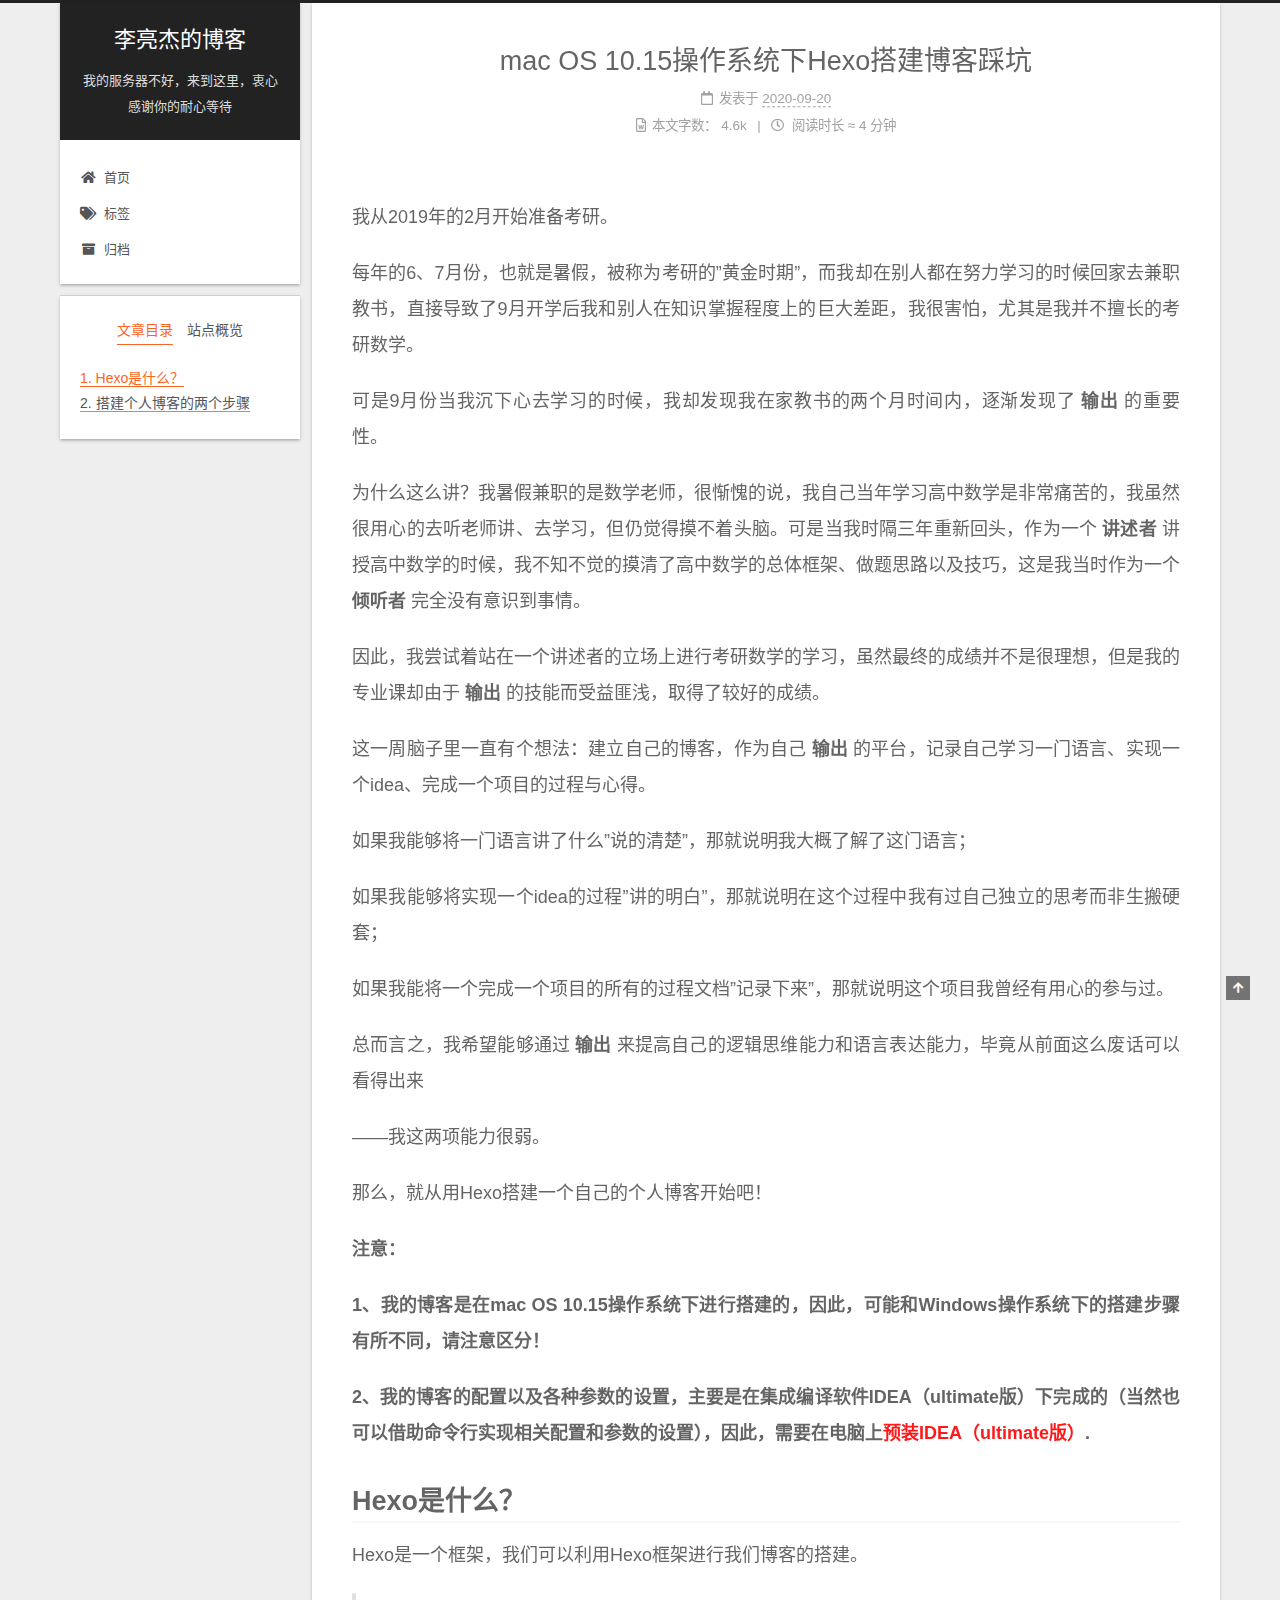
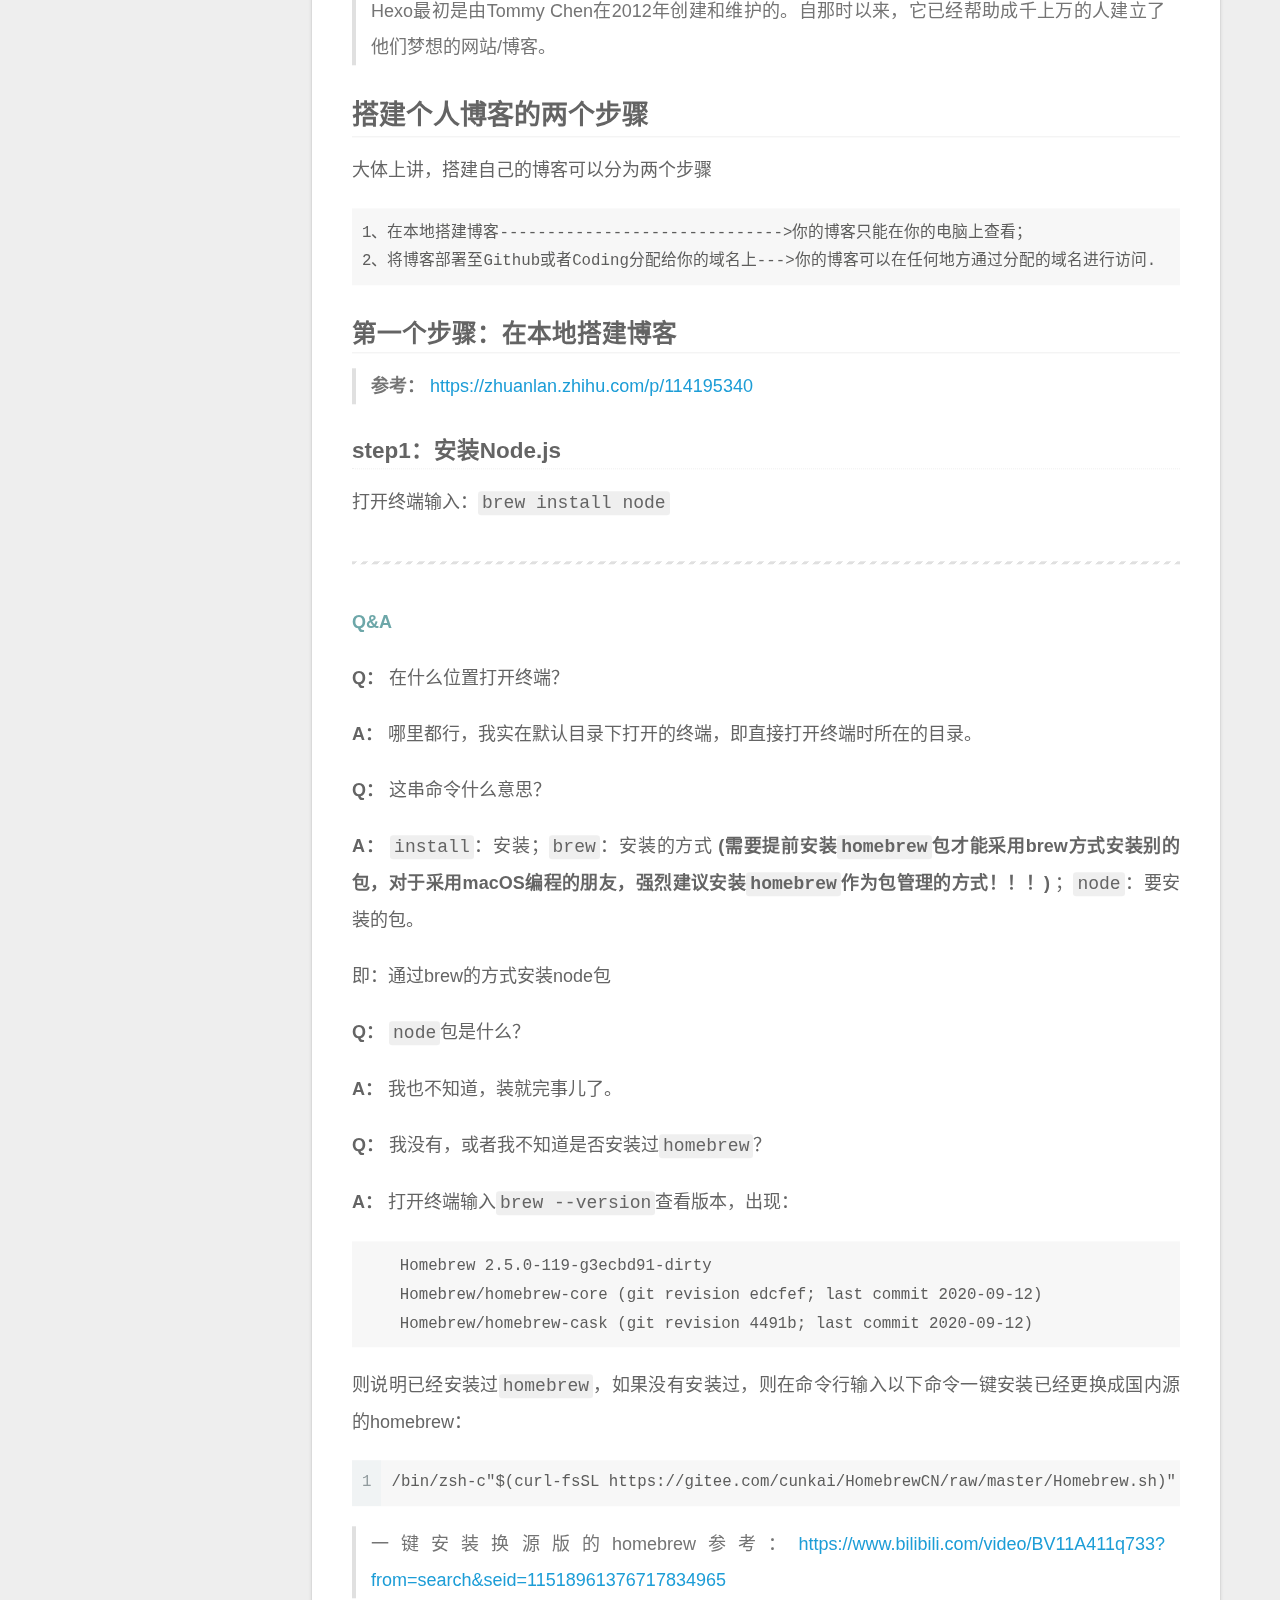
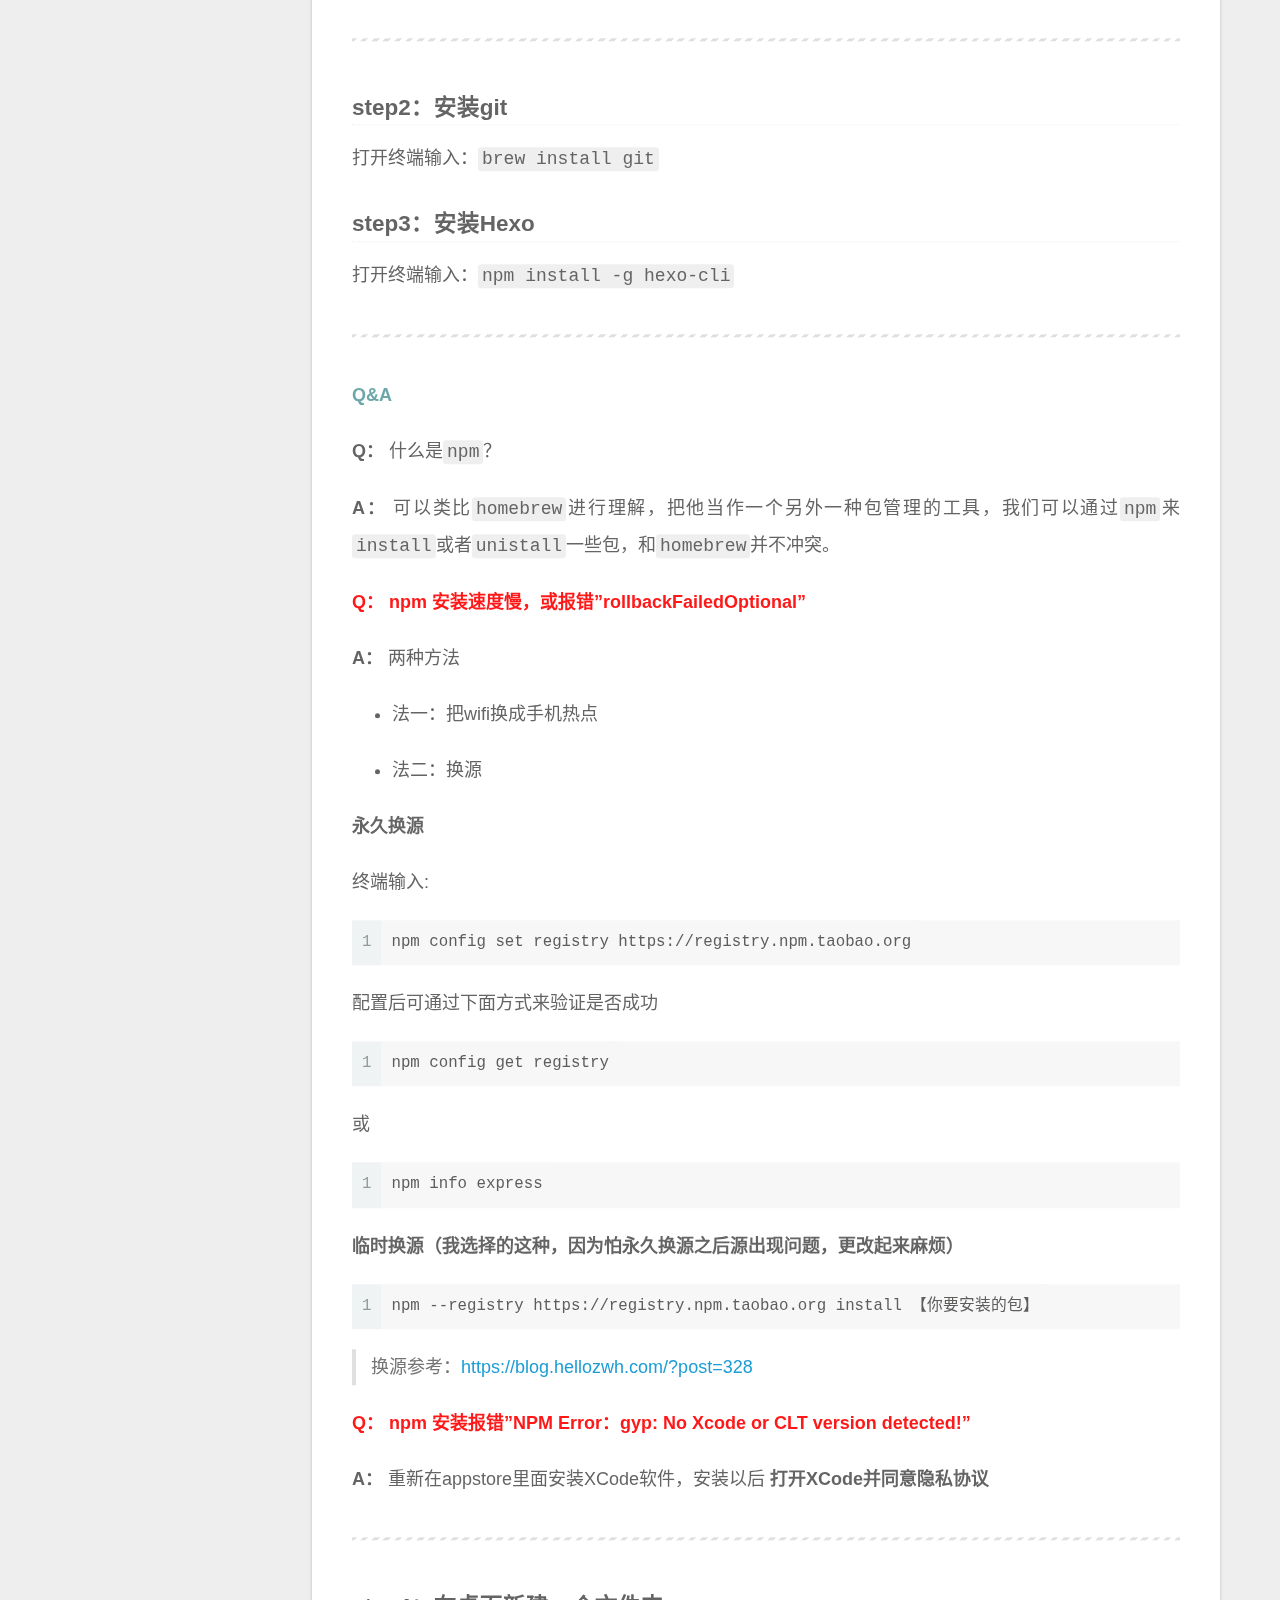
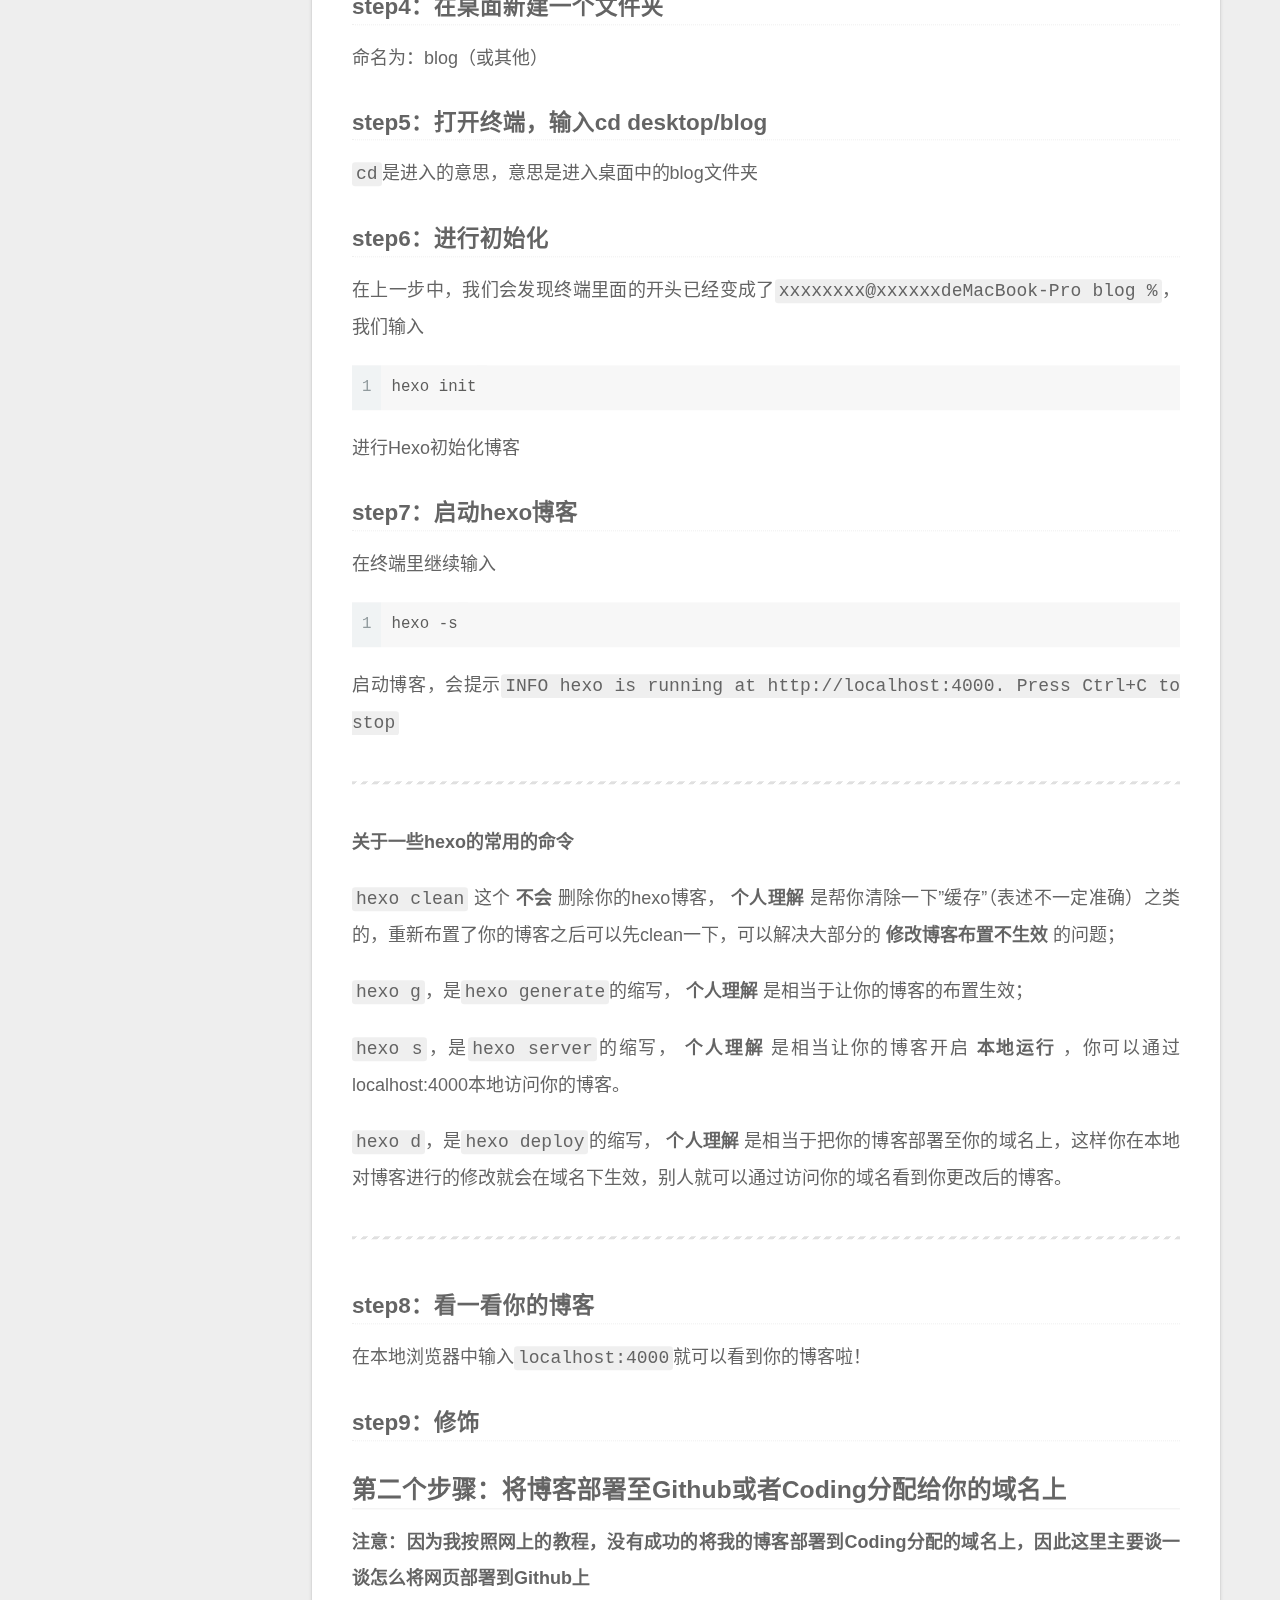
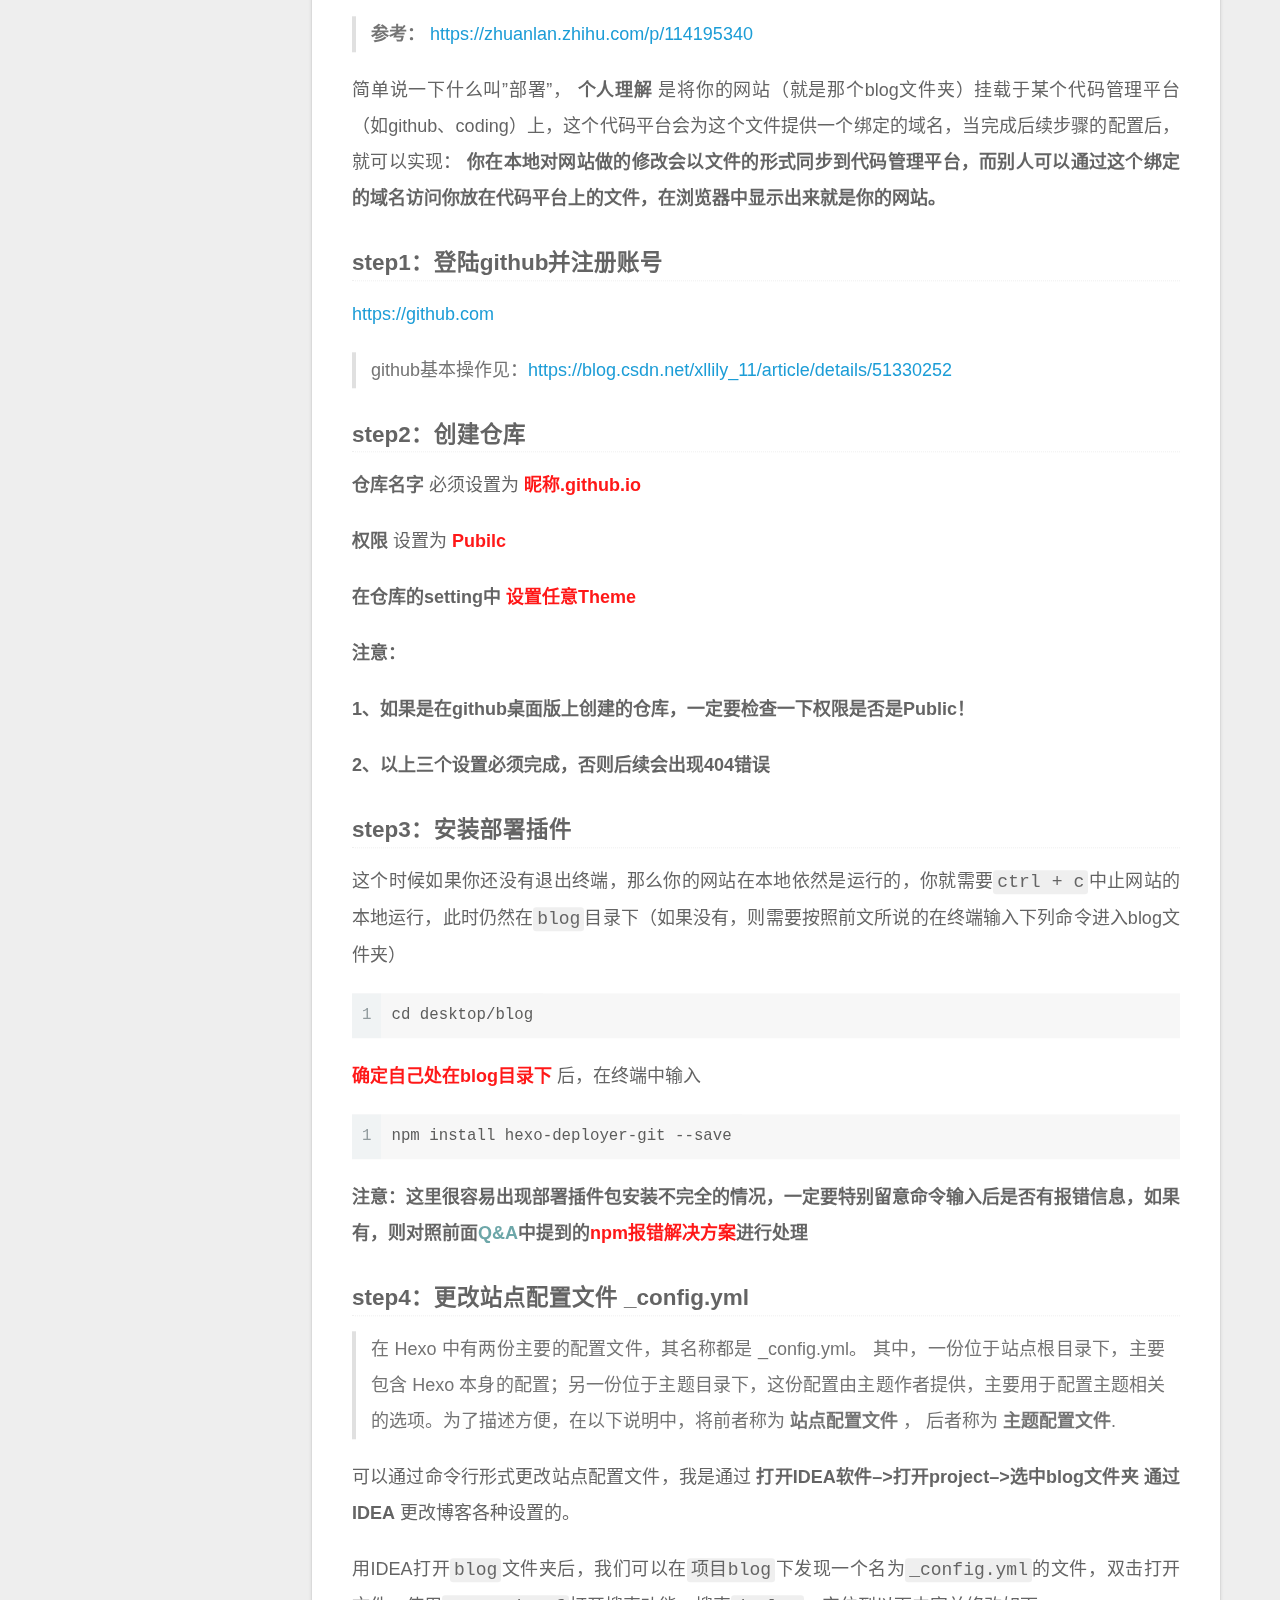
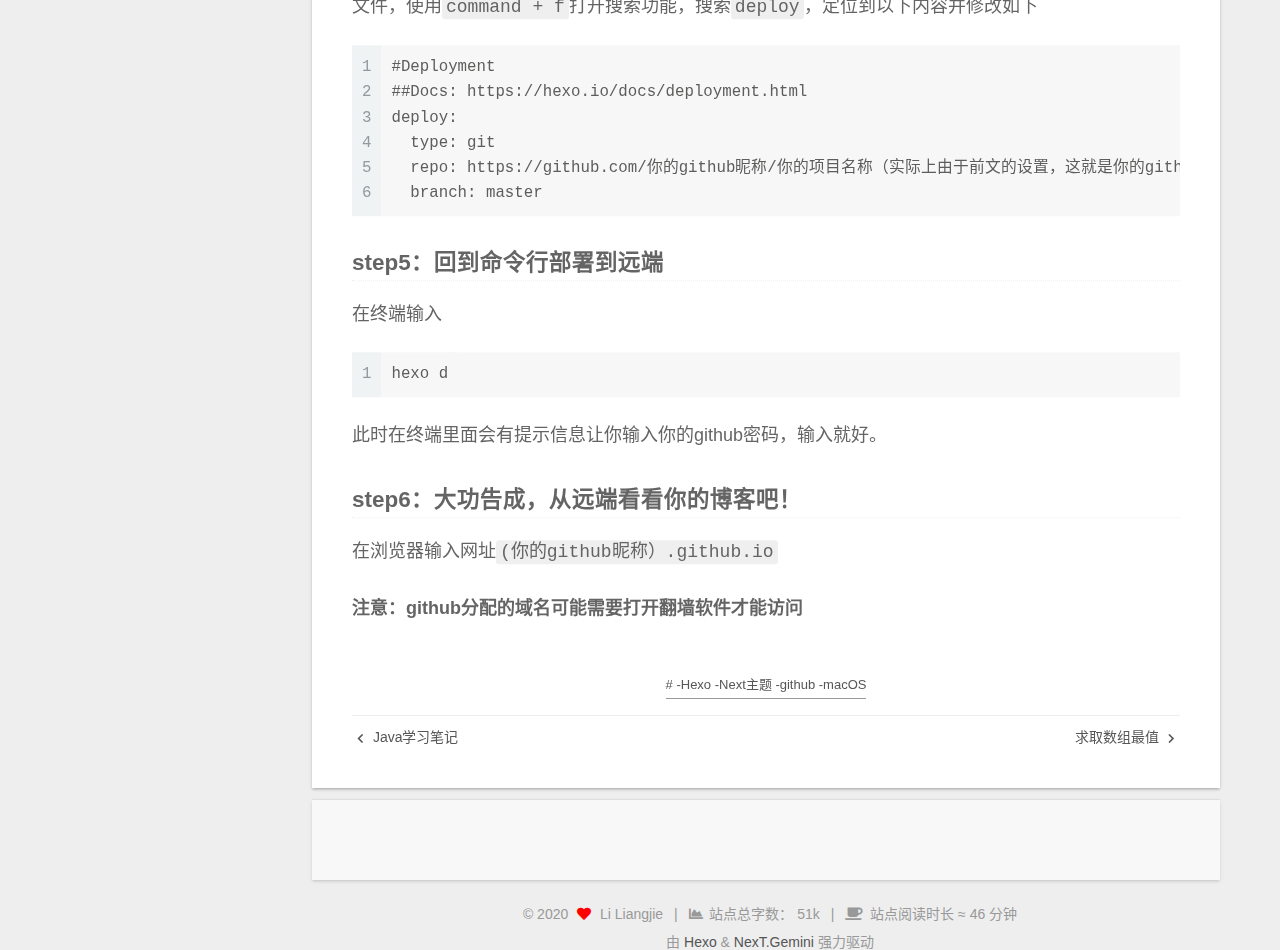
<file: 2020/09/20/Hexo搭建博客踩坑/index.html>
<!DOCTYPE html>
<html lang="zh-CN">
<head>
  <meta charset="UTF-8">
<meta name="viewport" content="width=device-width, initial-scale=1, maximum-scale=2">
<meta name="theme-color" content="#222">
<meta name="generator" content="Hexo 5.2.0">
  <link rel="apple-touch-icon" sizes="180x180" href="/images/apple-touch-icon-next.png">
  <link rel="icon" type="image/png" sizes="32x32" href="/images/favicon-32x32-next.png">
  <link rel="icon" type="image/png" sizes="16x16" href="/images/favicon-16x16-next.png">
  <link rel="mask-icon" href="/images/logo.svg" color="#222">

<link rel="stylesheet" href="/css/main.css">


<link rel="stylesheet" href="/lib/font-awesome/css/all.min.css">

<script id="hexo-configurations">
    var NexT = window.NexT || {};
    var CONFIG = {"hostname":"liliangjie.online","root":"/","scheme":"Gemini","version":"7.8.0","exturl":false,"sidebar":{"position":"left","display":"post","padding":18,"offset":12,"onmobile":false},"copycode":{"enable":false,"show_result":false,"style":null},"back2top":{"enable":true,"sidebar":false,"scrollpercent":false},"bookmark":{"enable":false,"color":"#222","save":"auto"},"fancybox":false,"mediumzoom":false,"lazyload":false,"pangu":false,"comments":{"style":"tabs","active":null,"storage":true,"lazyload":false,"nav":null},"algolia":{"hits":{"per_page":10},"labels":{"input_placeholder":"Search for Posts","hits_empty":"We didn't find any results for the search: ${query}","hits_stats":"${hits} results found in ${time} ms"}},"localsearch":{"enable":false,"trigger":"auto","top_n_per_article":1,"unescape":false,"preload":false},"motion":{"enable":true,"async":false,"transition":{"post_block":"fadeIn","post_header":"slideDownIn","post_body":"slideDownIn","coll_header":"slideLeftIn","sidebar":"slideUpIn"}}};
  </script>

  <meta name="description" content="我从2019年的2月开始准备考研。 每年的6、7月份，也就是暑假，被称为考研的”黄金时期”，而我却在别人都在努力学习的时候回家去兼职教书，直接导致了9月开学后我和别人在知识掌握程度上的巨大差距，我很害怕，尤其是我并不擅长的考研数学。 可是9月份当我沉下心去学习的时候，我却发现我在家教书的两个月时间内，逐渐发现了 输出 的重要性。 为什么这么讲？我暑假兼职的是数学老师，很惭愧的说，我自己当年学习高中">
<meta property="og:type" content="article">
<meta property="og:title" content="mac OS 10.15操作系统下Hexo搭建博客踩坑">
<meta property="og:url" content="http://liliangjie.online/2020/09/20/Hexo%E6%90%AD%E5%BB%BA%E5%8D%9A%E5%AE%A2%E8%B8%A9%E5%9D%91/index.html">
<meta property="og:site_name" content="李亮杰的博客">
<meta property="og:description" content="我从2019年的2月开始准备考研。 每年的6、7月份，也就是暑假，被称为考研的”黄金时期”，而我却在别人都在努力学习的时候回家去兼职教书，直接导致了9月开学后我和别人在知识掌握程度上的巨大差距，我很害怕，尤其是我并不擅长的考研数学。 可是9月份当我沉下心去学习的时候，我却发现我在家教书的两个月时间内，逐渐发现了 输出 的重要性。 为什么这么讲？我暑假兼职的是数学老师，很惭愧的说，我自己当年学习高中">
<meta property="og:locale" content="zh_CN">
<meta property="article:published_time" content="2020-09-19T17:03:09.220Z">
<meta property="article:modified_time" content="2020-09-20T13:35:41.132Z">
<meta property="article:author" content="Li Liangjie">
<meta property="article:tag" content="-Hexo -Next主题 -github -macOS">
<meta name="twitter:card" content="summary">

<link rel="canonical" href="http://liliangjie.online/2020/09/20/Hexo%E6%90%AD%E5%BB%BA%E5%8D%9A%E5%AE%A2%E8%B8%A9%E5%9D%91/">


<script id="page-configurations">
  // https://hexo.io/docs/variables.html
  CONFIG.page = {
    sidebar: "",
    isHome : false,
    isPost : true,
    lang   : 'zh-CN'
  };
</script>

  <title>mac OS 10.15操作系统下Hexo搭建博客踩坑 | 李亮杰的博客</title>
  






  <noscript>
  <style>
  .use-motion .brand,
  .use-motion .menu-item,
  .sidebar-inner,
  .use-motion .post-block,
  .use-motion .pagination,
  .use-motion .comments,
  .use-motion .post-header,
  .use-motion .post-body,
  .use-motion .collection-header { opacity: initial; }

  .use-motion .site-title,
  .use-motion .site-subtitle {
    opacity: initial;
    top: initial;
  }

  .use-motion .logo-line-before i { left: initial; }
  .use-motion .logo-line-after i { right: initial; }
  </style>
</noscript>

</head>

<body itemscope itemtype="http://schema.org/WebPage">
  <div class="container use-motion">
    <div class="headband"></div>

    <header class="header" itemscope itemtype="http://schema.org/WPHeader">
      <div class="header-inner"><div class="site-brand-container">
  <div class="site-nav-toggle">
    <div class="toggle" aria-label="切换导航栏">
      <span class="toggle-line toggle-line-first"></span>
      <span class="toggle-line toggle-line-middle"></span>
      <span class="toggle-line toggle-line-last"></span>
    </div>
  </div>

  <div class="site-meta">

    <a href="/" class="brand" rel="start">
      <span class="logo-line-before"><i></i></span>
      <h1 class="site-title">李亮杰的博客</h1>
      <span class="logo-line-after"><i></i></span>
    </a>
      <p class="site-subtitle" itemprop="description">我的服务器不好，来到这里，衷心感谢你的耐心等待</p>
  </div>

  <div class="site-nav-right">
    <div class="toggle popup-trigger">
    </div>
  </div>
</div>




<nav class="site-nav">
  <ul id="menu" class="main-menu menu">
        <li class="menu-item menu-item-home">

    <a href="/" rel="section"><i class="fa fa-home fa-fw"></i>首页</a>

  </li>
        <li class="menu-item menu-item-tags">

    <a href="/tags/" rel="section"><i class="fa fa-tags fa-fw"></i>标签</a>

  </li>
        <li class="menu-item menu-item-archives">

    <a href="/archives/" rel="section"><i class="fa fa-archive fa-fw"></i>归档</a>

  </li>
  </ul>
</nav>




</div>
    </header>

    
  <div class="back-to-top">
    <i class="fa fa-arrow-up"></i>
    <span>0%</span>
  </div>


    <main class="main">
      <div class="main-inner">
        <div class="content-wrap">
          

          <div class="content post posts-expand">
            

    
  
  
  <article itemscope itemtype="http://schema.org/Article" class="post-block" lang="zh-CN">
    <link itemprop="mainEntityOfPage" href="http://liliangjie.online/2020/09/20/Hexo%E6%90%AD%E5%BB%BA%E5%8D%9A%E5%AE%A2%E8%B8%A9%E5%9D%91/">

    <span hidden itemprop="author" itemscope itemtype="http://schema.org/Person">
      <meta itemprop="image" content="/images/avatar.gif">
      <meta itemprop="name" content="Li Liangjie">
      <meta itemprop="description" content="君子终日乾乾，夕惕若，厉无咎">
    </span>

    <span hidden itemprop="publisher" itemscope itemtype="http://schema.org/Organization">
      <meta itemprop="name" content="李亮杰的博客">
    </span>
      <header class="post-header">
        <h1 class="post-title" itemprop="name headline">
          mac OS 10.15操作系统下Hexo搭建博客踩坑
        </h1>

        <div class="post-meta">
            <span class="post-meta-item">
              <span class="post-meta-item-icon">
                <i class="far fa-calendar"></i>
              </span>
              <span class="post-meta-item-text">发表于</span>
              

              <time title="创建时间：2020-09-20 01:03:09 / 修改时间：21:35:41" itemprop="dateCreated datePublished" datetime="2020-09-20T01:03:09+08:00">2020-09-20</time>
            </span>

          <br>
            <span class="post-meta-item" title="本文字数">
              <span class="post-meta-item-icon">
                <i class="far fa-file-word"></i>
              </span>
                <span class="post-meta-item-text">本文字数：</span>
              <span>4.6k</span>
            </span>
            <span class="post-meta-item" title="阅读时长">
              <span class="post-meta-item-icon">
                <i class="far fa-clock"></i>
              </span>
                <span class="post-meta-item-text">阅读时长 &asymp;</span>
              <span>4 分钟</span>
            </span>

        </div>
      </header>

    
    
    
    <div class="post-body" itemprop="articleBody">

      
        <p>我从2019年的2月开始准备考研。</p>
<p>每年的6、7月份，也就是暑假，被称为考研的”黄金时期”，而我却在别人都在努力学习的时候回家去兼职教书，直接导致了9月开学后我和别人在知识掌握程度上的巨大差距，我很害怕，尤其是我并不擅长的考研数学。</p>
<p>可是9月份当我沉下心去学习的时候，我却发现我在家教书的两个月时间内，逐渐发现了 <strong>输出</strong> 的重要性。</p>
<p>为什么这么讲？我暑假兼职的是数学老师，很惭愧的说，我自己当年学习高中数学是非常痛苦的，我虽然很用心的去听老师讲、去学习，但仍觉得摸不着头脑。可是当我时隔三年重新回头，作为一个 <strong>讲述者</strong> 讲授高中数学的时候，我不知不觉的摸清了高中数学的总体框架、做题思路以及技巧，这是我当时作为一个 <strong>倾听者</strong> 完全没有意识到事情。</p>
<p>因此，我尝试着站在一个讲述者的立场上进行考研数学的学习，虽然最终的成绩并不是很理想，但是我的专业课却由于 <strong>输出</strong> 的技能而受益匪浅，取得了较好的成绩。  </p>
<p>这一周脑子里一直有个想法：建立自己的博客，作为自己 <strong>输出</strong> 的平台，记录自己学习一门语言、实现一个idea、完成一个项目的过程与心得。</p>
<p>如果我能够将一门语言讲了什么”说的清楚”，那就说明我大概了解了这门语言；</p>
<p>如果我能够将实现一个idea的过程”讲的明白”，那就说明在这个过程中我有过自己独立的思考而非生搬硬套；</p>
<p>如果我能将一个完成一个项目的所有的过程文档”记录下来”，那就说明这个项目我曾经有用心的参与过。</p>
<p>总而言之，我希望能够通过 <strong>输出</strong> 来提高自己的逻辑思维能力和语言表达能力，毕竟从前面这么废话可以看得出来</p>
<p>——我这两项能力很弱。</p>
<p>那么，就从用Hexo搭建一个自己的个人博客开始吧！ </p>
<a id="more"></a>

<p><strong>注意：</strong></p>
<p><strong>1、我的博客是在mac OS 10.15操作系统下进行搭建的，因此，可能和Windows操作系统下的搭建步骤有所不同，请注意区分！</strong></p>
<p><strong>2、我的博客的配置以及各种参数的设置，主要是在集成编译软件IDEA（ultimate版）下完成的（当然也可以借助命令行实现相关配置和参数的设置），因此，需要在电脑上<font color = red>预装IDEA（ultimate版）</font>.</strong></p>
<h1 id="Hexo是什么？"><a href="#Hexo是什么？" class="headerlink" title="Hexo是什么？"></a>Hexo是什么？</h1><p>Hexo是一个框架，我们可以利用Hexo框架进行我们博客的搭建。</p>
<blockquote>
<p>Hexo最初是由Tommy Chen在2012年创建和维护的。自那时以来，它已经帮助成千上万的人建立了他们梦想的网站/博客。</p>
</blockquote>
<h1 id="搭建个人博客的两个步骤"><a href="#搭建个人博客的两个步骤" class="headerlink" title="搭建个人博客的两个步骤"></a>搭建个人博客的两个步骤</h1><p>大体上讲，搭建自己的博客可以分为两个步骤</p>
<pre><code>1、在本地搭建博客------------------------------&gt;你的博客只能在你的电脑上查看；
2、将博客部署至Github或者Coding分配给你的域名上---&gt;你的博客可以在任何地方通过分配的域名进行访问.</code></pre>
<h2 id="第一个步骤：在本地搭建博客"><a href="#第一个步骤：在本地搭建博客" class="headerlink" title="第一个步骤：在本地搭建博客"></a>第一个步骤：在本地搭建博客</h2><blockquote>
<p><strong>参考：</strong> <a target="_blank" rel="noopener" href="https://zhuanlan.zhihu.com/p/114195340">https://zhuanlan.zhihu.com/p/114195340</a></p>
</blockquote>
<h3 id="step1：安装Node-js"><a href="#step1：安装Node-js" class="headerlink" title="step1：安装Node.js"></a>step1：安装Node.js</h3><p>打开终端输入：<code>brew install node</code></p>
<hr> 

<p><strong><font color="#5f9ea0">Q&amp;A</font></strong></p>
<p><strong>Q：</strong> 在什么位置打开终端？</p>
<p><strong>A：</strong> 哪里都行，我实在默认目录下打开的终端，即直接打开终端时所在的目录。</p>
<p><strong>Q：</strong> 这串命令什么意思？</p>
<p><strong>A：</strong> <code>install</code>：安装；<code>brew</code>：安装的方式 <strong>(需要提前安装<code>homebrew</code>包才能采用brew方式安装别的包，对于采用macOS编程的朋友，强烈建议安装<code>homebrew</code>作为包管理的方式！！！)</strong> ；<code>node</code>：要安装的包。</p>
<p>即：通过brew的方式安装node包</p>
<p><strong>Q：</strong> <code>node</code>包是什么？</p>
<p><strong>A：</strong> 我也不知道，装就完事儿了。</p>
<p><strong>Q：</strong> 我没有，或者我不知道是否安装过<code>homebrew</code>？</p>
<p><strong>A：</strong> 打开终端输入<code>brew --version</code>查看版本，出现：</p>
<pre><code>    Homebrew 2.5.0-119-g3ecbd91-dirty
    Homebrew/homebrew-core (git revision edcfef; last commit 2020-09-12)
    Homebrew/homebrew-cask (git revision 4491b; last commit 2020-09-12)</code></pre>
<p>则说明已经安装过<code>homebrew</code>，如果没有安装过，则在命令行输入以下命令一键安装已经更换成国内源的homebrew：</p>
<figure class="highlight plain"><table><tr><td class="gutter"><pre><span class="line">1</span><br></pre></td><td class="code"><pre><span class="line">&#x2F;bin&#x2F;zsh-c&quot;$(curl-fsSL https:&#x2F;&#x2F;gitee.com&#x2F;cunkai&#x2F;HomebrewCN&#x2F;raw&#x2F;master&#x2F;Homebrew.sh)&quot;</span><br></pre></td></tr></table></figure>
<blockquote>
<p>一键安装换源版的homebrew参考：<a target="_blank" rel="noopener" href="https://www.bilibili.com/video/BV11A411q733?from=search&amp;seid=11518961376717834965">https://www.bilibili.com/video/BV11A411q733?from=search&amp;seid=11518961376717834965</a></p>
</blockquote>
<hr>
<h3 id="step2：安装git"><a href="#step2：安装git" class="headerlink" title="step2：安装git"></a>step2：安装git</h3><p>打开终端输入：<code>brew install git</code></p>
<h3 id="step3：安装Hexo"><a href="#step3：安装Hexo" class="headerlink" title="step3：安装Hexo"></a>step3：安装Hexo</h3><p>打开终端输入：<code>npm install -g hexo-cli</code></p>
<hr> 

<p><strong><font color="#5f9ea0">Q&amp;A</font></strong></p>
<p><strong>Q：</strong> 什么是<code>npm</code>？</p>
<p><strong>A：</strong> 可以类比<code>homebrew</code>进行理解，把他当作一个另外一种包管理的工具，我们可以通过<code>npm</code>来<code>install</code>或者<code>unistall</code>一些包，和<code>homebrew</code>并不冲突。</p>
<p><strong><font color= red>Q： npm 安装速度慢，或报错”rollbackFailedOptional”</font></strong></p>
<p><strong>A：</strong> 两种方法</p>
<ul>
<li><p>法一：把wifi换成手机热点</p>
</li>
<li><p>法二：换源</p>
</li>
</ul>
<p><strong>永久换源</strong></p>
<p>终端输入:</p>
<figure class="highlight plain"><table><tr><td class="gutter"><pre><span class="line">1</span><br></pre></td><td class="code"><pre><span class="line">npm config set registry https:&#x2F;&#x2F;registry.npm.taobao.org</span><br></pre></td></tr></table></figure>
<p>配置后可通过下面方式来验证是否成功</p>
<figure class="highlight plain"><table><tr><td class="gutter"><pre><span class="line">1</span><br></pre></td><td class="code"><pre><span class="line">npm config get registry</span><br></pre></td></tr></table></figure>
<p>或</p>
<figure class="highlight plain"><table><tr><td class="gutter"><pre><span class="line">1</span><br></pre></td><td class="code"><pre><span class="line">npm info express</span><br></pre></td></tr></table></figure>
<p><strong>临时换源（我选择的这种，因为怕永久换源之后源出现问题，更改起来麻烦）</strong></p>
<figure class="highlight plain"><table><tr><td class="gutter"><pre><span class="line">1</span><br></pre></td><td class="code"><pre><span class="line">npm --registry https:&#x2F;&#x2F;registry.npm.taobao.org install 【你要安装的包】</span><br></pre></td></tr></table></figure>

<blockquote>
<p>换源参考：<a target="_blank" rel="noopener" href="https://blog.hellozwh.com/?post=328">https://blog.hellozwh.com/?post=328</a></p>
</blockquote>
<p><strong><font color= red>Q： npm 安装报错”NPM Error：gyp: No Xcode or CLT version detected!”</font></strong></p>
<p><strong>A：</strong> 重新在appstore里面安装XCode软件，安装以后 <strong>打开XCode并同意隐私协议</strong> </p>
<hr>

<h3 id="step4：在桌面新建一个文件夹"><a href="#step4：在桌面新建一个文件夹" class="headerlink" title="step4：在桌面新建一个文件夹"></a>step4：在桌面新建一个文件夹</h3><p>命名为：blog（或其他）</p>
<h3 id="step5：打开终端，输入cd-desktop-blog"><a href="#step5：打开终端，输入cd-desktop-blog" class="headerlink" title="step5：打开终端，输入cd desktop/blog"></a>step5：打开终端，输入cd desktop/blog</h3><p><code>cd</code>是进入的意思，意思是进入桌面中的blog文件夹</p>
<h3 id="step6：进行初始化"><a href="#step6：进行初始化" class="headerlink" title="step6：进行初始化"></a>step6：进行初始化</h3><p>在上一步中，我们会发现终端里面的开头已经变成了<code>xxxxxxxx@xxxxxxdeMacBook-Pro blog %</code>，我们输入</p>
<figure class="highlight plain"><table><tr><td class="gutter"><pre><span class="line">1</span><br></pre></td><td class="code"><pre><span class="line">hexo init</span><br></pre></td></tr></table></figure>
<p>进行Hexo初始化博客</p>
<h3 id="step7：启动hexo博客"><a href="#step7：启动hexo博客" class="headerlink" title="step7：启动hexo博客"></a>step7：启动hexo博客</h3><p>在终端里继续输入</p>
<figure class="highlight plain"><table><tr><td class="gutter"><pre><span class="line">1</span><br></pre></td><td class="code"><pre><span class="line">hexo -s</span><br></pre></td></tr></table></figure>
<p>启动博客，会提示<code>INFO hexo is running at http://localhost:4000. Press Ctrl+C to stop</code></p>
<hr>

<p><strong>关于一些hexo的常用的命令</strong></p>
<p><code>hexo clean</code> 这个 <strong>不会</strong> 删除你的hexo博客， <strong>个人理解</strong> 是帮你清除一下”缓存”（表述不一定准确）之类的，重新布置了你的博客之后可以先clean一下，可以解决大部分的 <strong>修改博客布置不生效</strong> 的问题；</p>
<p><code>hexo g</code>，是<code>hexo generate</code>的缩写， <strong>个人理解</strong> 是相当于让你的博客的布置生效；</p>
<p><code>hexo s</code>，是<code>hexo server</code>的缩写， <strong>个人理解</strong> 是相当让你的博客开启 <strong>本地运行</strong> ，你可以通过localhost:4000本地访问你的博客。</p>
<p><code>hexo d</code>，是<code>hexo deploy</code>的缩写， <strong>个人理解</strong> 是相当于把你的博客部署至你的域名上，这样你在本地对博客进行的修改就会在域名下生效，别人就可以通过访问你的域名看到你更改后的博客。</p>
<hr>

<h3 id="step8：看一看你的博客"><a href="#step8：看一看你的博客" class="headerlink" title="step8：看一看你的博客"></a>step8：看一看你的博客</h3><p>在本地浏览器中输入<code>localhost:4000</code>就可以看到你的博客啦！</p>
<h3 id="step9：修饰"><a href="#step9：修饰" class="headerlink" title="step9：修饰"></a>step9：修饰</h3><h2 id="第二个步骤：将博客部署至Github或者Coding分配给你的域名上"><a href="#第二个步骤：将博客部署至Github或者Coding分配给你的域名上" class="headerlink" title="第二个步骤：将博客部署至Github或者Coding分配给你的域名上"></a>第二个步骤：将博客部署至Github或者Coding分配给你的域名上</h2><p><strong>注意：因为我按照网上的教程，没有成功的将我的博客部署到Coding分配的域名上，因此这里主要谈一谈怎么将网页部署到Github上</strong></p>
<blockquote>
<p><strong>参考：</strong> <a target="_blank" rel="noopener" href="https://zhuanlan.zhihu.com/p/114195340">https://zhuanlan.zhihu.com/p/114195340</a></p>
</blockquote>
<p>简单说一下什么叫”部署”， <strong>个人理解</strong> 是将你的网站（就是那个blog文件夹）挂载于某个代码管理平台（如github、coding）上，这个代码平台会为这个文件提供一个绑定的域名，当完成后续步骤的配置后，就可以实现： <strong>你在本地对网站做的修改会以文件的形式同步到代码管理平台，而别人可以通过这个绑定的域名访问你放在代码平台上的文件，在浏览器中显示出来就是你的网站。</strong></p>
<h3 id="step1：登陆github并注册账号"><a href="#step1：登陆github并注册账号" class="headerlink" title="step1：登陆github并注册账号"></a>step1：登陆github并注册账号</h3><p><a target="_blank" rel="noopener" href="https://github.com/">https://github.com</a></p>
<blockquote>
<p>github基本操作见：<a target="_blank" rel="noopener" href="https://blog.csdn.net/xllily_11/article/details/51330252">https://blog.csdn.net/xllily_11/article/details/51330252</a></p>
</blockquote>
<h3 id="step2：创建仓库"><a href="#step2：创建仓库" class="headerlink" title="step2：创建仓库"></a>step2：创建仓库</h3><p><strong>仓库名字</strong> 必须设置为 <strong><font color = red>昵称.github.io</font></strong></p>
<p><strong>权限</strong> 设置为 <strong><font color = red>Pubilc</font></strong></p>
<p><strong>在仓库的setting中</strong> <strong><font color = red>设置任意Theme</font></strong></p>
<p><strong>注意：</strong></p>
<p><strong>1、如果是在github桌面版上创建的仓库，一定要检查一下权限是否是Public！</strong></p>
<p><strong>2、以上三个设置必须完成，否则后续会出现404错误</strong></p>
<h3 id="step3：安装部署插件"><a href="#step3：安装部署插件" class="headerlink" title="step3：安装部署插件"></a>step3：安装部署插件</h3><p>这个时候如果你还没有退出终端，那么你的网站在本地依然是运行的，你就需要<code>ctrl + c</code>中止网站的本地运行，此时仍然在<code>blog</code>目录下（如果没有，则需要按照前文所说的在终端输入下列命令进入blog文件夹）</p>
<figure class="highlight plain"><table><tr><td class="gutter"><pre><span class="line">1</span><br></pre></td><td class="code"><pre><span class="line">cd desktop&#x2F;blog</span><br></pre></td></tr></table></figure>

<p><strong><font color = red>确定自己处在blog目录下</font></strong> 后，在终端中输入</p>
<figure class="highlight plain"><table><tr><td class="gutter"><pre><span class="line">1</span><br></pre></td><td class="code"><pre><span class="line">npm install hexo-deployer-git --save</span><br></pre></td></tr></table></figure>
<p><strong>注意：这里很容易出现部署插件包安装不完全的情况，一定要特别留意命令输入后是否有报错信息，如果有，则对照前面<font color="#5f9ea0">Q&amp;A</font>中提到的<font color = red>npm报错解决方案</font>进行处理</strong> </p>
<h3 id="step4：更改站点配置文件-config-yml"><a href="#step4：更改站点配置文件-config-yml" class="headerlink" title="step4：更改站点配置文件 _config.yml"></a>step4：更改站点配置文件 _config.yml</h3><blockquote>
<p>在 Hexo 中有两份主要的配置文件，其名称都是 _config.yml。 其中，一份位于站点根目录下，主要包含 Hexo 本身的配置；另一份位于主题目录下，这份配置由主题作者提供，主要用于配置主题相关的选项。为了描述方便，在以下说明中，将前者称为 <strong>站点配置文件</strong> ， 后者称为 <strong>主题配置文件</strong>.</p>
</blockquote>
<p>可以通过命令行形式更改站点配置文件，我是通过 <strong>打开IDEA软件–&gt;打开project–&gt;选中blog文件夹</strong> <strong>通过IDEA</strong> 更改博客各种设置的。</p>
<p>用IDEA打开<code>blog</code>文件夹后，我们可以在<code>项目blog</code>下发现一个名为<code>_config.yml</code>的文件，双击打开文件，使用<code>command + f</code>打开搜索功能，搜索<code>deploy</code>，定位到以下内容并修改如下</p>
<figure class="highlight plain"><table><tr><td class="gutter"><pre><span class="line">1</span><br><span class="line">2</span><br><span class="line">3</span><br><span class="line">4</span><br><span class="line">5</span><br><span class="line">6</span><br></pre></td><td class="code"><pre><span class="line">#Deployment</span><br><span class="line">##Docs: https:&#x2F;&#x2F;hexo.io&#x2F;docs&#x2F;deployment.html</span><br><span class="line">deploy:</span><br><span class="line">  type: git</span><br><span class="line">  repo: https:&#x2F;&#x2F;github.com&#x2F;你的github昵称&#x2F;你的项目名称（实际上由于前文的设置，这就是你的github昵称）.github.io.git</span><br><span class="line">  branch: master</span><br></pre></td></tr></table></figure>
<h3 id="step5：回到命令行部署到远端"><a href="#step5：回到命令行部署到远端" class="headerlink" title="step5：回到命令行部署到远端"></a>step5：回到命令行部署到远端</h3><p>在终端输入</p>
<figure class="highlight plain"><table><tr><td class="gutter"><pre><span class="line">1</span><br></pre></td><td class="code"><pre><span class="line">hexo d</span><br></pre></td></tr></table></figure>
<p>此时在终端里面会有提示信息让你输入你的github密码，输入就好。</p>
<h3 id="step6：大功告成，从远端看看你的博客吧！"><a href="#step6：大功告成，从远端看看你的博客吧！" class="headerlink" title="step6：大功告成，从远端看看你的博客吧！"></a>step6：大功告成，从远端看看你的博客吧！</h3><p>在浏览器输入网址<code>(你的github昵称）.github.io</code></p>
<p><strong>注意：github分配的域名可能需要打开翻墙软件才能访问</strong></p>

    </div>

    
    
    

      <footer class="post-footer">
          <div class="post-tags">
              <a href="/tags/Hexo-Next%E4%B8%BB%E9%A2%98-github-macOS/" rel="tag"># -Hexo -Next主题 -github -macOS</a>
          </div>

        


        
    <div class="post-nav">
      <div class="post-nav-item">
    <a href="/2020/09/18/Java%E5%AD%A6%E4%B9%A0%E7%AC%94%E8%AE%B0/" rel="prev" title="Java学习笔记">
      <i class="fa fa-chevron-left"></i> Java学习笔记
    </a></div>
      <div class="post-nav-item">
    <a href="/2020/09/26/%E6%B1%82%E5%8F%96%E6%95%B0%E7%BB%84%E6%9C%80%E5%80%BC/" rel="next" title="求取数组最值">
      求取数组最值 <i class="fa fa-chevron-right"></i>
    </a></div>
    </div>
      </footer>
    
  </article>
  
  
  



          </div>
          
    
  <div class="comments">
    <div id="lv-container" data-id="city" data-uid="MTAyMC81MTU4MC8yODA2MQ=="></div>
  </div>
  

<script>
  window.addEventListener('tabs:register', () => {
    let { activeClass } = CONFIG.comments;
    if (CONFIG.comments.storage) {
      activeClass = localStorage.getItem('comments_active') || activeClass;
    }
    if (activeClass) {
      let activeTab = document.querySelector(`a[href="#comment-${activeClass}"]`);
      if (activeTab) {
        activeTab.click();
      }
    }
  });
  if (CONFIG.comments.storage) {
    window.addEventListener('tabs:click', event => {
      if (!event.target.matches('.tabs-comment .tab-content .tab-pane')) return;
      let commentClass = event.target.classList[1];
      localStorage.setItem('comments_active', commentClass);
    });
  }
</script>

        </div>
          
  
  <div class="toggle sidebar-toggle">
    <span class="toggle-line toggle-line-first"></span>
    <span class="toggle-line toggle-line-middle"></span>
    <span class="toggle-line toggle-line-last"></span>
  </div>

  <aside class="sidebar">
    <div class="sidebar-inner">

      <ul class="sidebar-nav motion-element">
        <li class="sidebar-nav-toc">
          文章目录
        </li>
        <li class="sidebar-nav-overview">
          站点概览
        </li>
      </ul>

      <!--noindex-->
      <div class="post-toc-wrap sidebar-panel">
          <div class="post-toc motion-element"><ol class="nav"><li class="nav-item nav-level-1"><a class="nav-link" href="#Hexo%E6%98%AF%E4%BB%80%E4%B9%88%EF%BC%9F"><span class="nav-number">1.</span> <span class="nav-text">Hexo是什么？</span></a></li><li class="nav-item nav-level-1"><a class="nav-link" href="#%E6%90%AD%E5%BB%BA%E4%B8%AA%E4%BA%BA%E5%8D%9A%E5%AE%A2%E7%9A%84%E4%B8%A4%E4%B8%AA%E6%AD%A5%E9%AA%A4"><span class="nav-number">2.</span> <span class="nav-text">搭建个人博客的两个步骤</span></a><ol class="nav-child"><li class="nav-item nav-level-2"><a class="nav-link" href="#%E7%AC%AC%E4%B8%80%E4%B8%AA%E6%AD%A5%E9%AA%A4%EF%BC%9A%E5%9C%A8%E6%9C%AC%E5%9C%B0%E6%90%AD%E5%BB%BA%E5%8D%9A%E5%AE%A2"><span class="nav-number">2.1.</span> <span class="nav-text">第一个步骤：在本地搭建博客</span></a><ol class="nav-child"><li class="nav-item nav-level-3"><a class="nav-link" href="#step1%EF%BC%9A%E5%AE%89%E8%A3%85Node-js"><span class="nav-number">2.1.1.</span> <span class="nav-text">step1：安装Node.js</span></a></li><li class="nav-item nav-level-3"><a class="nav-link" href="#step2%EF%BC%9A%E5%AE%89%E8%A3%85git"><span class="nav-number">2.1.2.</span> <span class="nav-text">step2：安装git</span></a></li><li class="nav-item nav-level-3"><a class="nav-link" href="#step3%EF%BC%9A%E5%AE%89%E8%A3%85Hexo"><span class="nav-number">2.1.3.</span> <span class="nav-text">step3：安装Hexo</span></a></li><li class="nav-item nav-level-3"><a class="nav-link" href="#step4%EF%BC%9A%E5%9C%A8%E6%A1%8C%E9%9D%A2%E6%96%B0%E5%BB%BA%E4%B8%80%E4%B8%AA%E6%96%87%E4%BB%B6%E5%A4%B9"><span class="nav-number">2.1.4.</span> <span class="nav-text">step4：在桌面新建一个文件夹</span></a></li><li class="nav-item nav-level-3"><a class="nav-link" href="#step5%EF%BC%9A%E6%89%93%E5%BC%80%E7%BB%88%E7%AB%AF%EF%BC%8C%E8%BE%93%E5%85%A5cd-desktop-blog"><span class="nav-number">2.1.5.</span> <span class="nav-text">step5：打开终端，输入cd desktop&#x2F;blog</span></a></li><li class="nav-item nav-level-3"><a class="nav-link" href="#step6%EF%BC%9A%E8%BF%9B%E8%A1%8C%E5%88%9D%E5%A7%8B%E5%8C%96"><span class="nav-number">2.1.6.</span> <span class="nav-text">step6：进行初始化</span></a></li><li class="nav-item nav-level-3"><a class="nav-link" href="#step7%EF%BC%9A%E5%90%AF%E5%8A%A8hexo%E5%8D%9A%E5%AE%A2"><span class="nav-number">2.1.7.</span> <span class="nav-text">step7：启动hexo博客</span></a></li><li class="nav-item nav-level-3"><a class="nav-link" href="#step8%EF%BC%9A%E7%9C%8B%E4%B8%80%E7%9C%8B%E4%BD%A0%E7%9A%84%E5%8D%9A%E5%AE%A2"><span class="nav-number">2.1.8.</span> <span class="nav-text">step8：看一看你的博客</span></a></li><li class="nav-item nav-level-3"><a class="nav-link" href="#step9%EF%BC%9A%E4%BF%AE%E9%A5%B0"><span class="nav-number">2.1.9.</span> <span class="nav-text">step9：修饰</span></a></li></ol></li><li class="nav-item nav-level-2"><a class="nav-link" href="#%E7%AC%AC%E4%BA%8C%E4%B8%AA%E6%AD%A5%E9%AA%A4%EF%BC%9A%E5%B0%86%E5%8D%9A%E5%AE%A2%E9%83%A8%E7%BD%B2%E8%87%B3Github%E6%88%96%E8%80%85Coding%E5%88%86%E9%85%8D%E7%BB%99%E4%BD%A0%E7%9A%84%E5%9F%9F%E5%90%8D%E4%B8%8A"><span class="nav-number">2.2.</span> <span class="nav-text">第二个步骤：将博客部署至Github或者Coding分配给你的域名上</span></a><ol class="nav-child"><li class="nav-item nav-level-3"><a class="nav-link" href="#step1%EF%BC%9A%E7%99%BB%E9%99%86github%E5%B9%B6%E6%B3%A8%E5%86%8C%E8%B4%A6%E5%8F%B7"><span class="nav-number">2.2.1.</span> <span class="nav-text">step1：登陆github并注册账号</span></a></li><li class="nav-item nav-level-3"><a class="nav-link" href="#step2%EF%BC%9A%E5%88%9B%E5%BB%BA%E4%BB%93%E5%BA%93"><span class="nav-number">2.2.2.</span> <span class="nav-text">step2：创建仓库</span></a></li><li class="nav-item nav-level-3"><a class="nav-link" href="#step3%EF%BC%9A%E5%AE%89%E8%A3%85%E9%83%A8%E7%BD%B2%E6%8F%92%E4%BB%B6"><span class="nav-number">2.2.3.</span> <span class="nav-text">step3：安装部署插件</span></a></li><li class="nav-item nav-level-3"><a class="nav-link" href="#step4%EF%BC%9A%E6%9B%B4%E6%94%B9%E7%AB%99%E7%82%B9%E9%85%8D%E7%BD%AE%E6%96%87%E4%BB%B6-config-yml"><span class="nav-number">2.2.4.</span> <span class="nav-text">step4：更改站点配置文件 _config.yml</span></a></li><li class="nav-item nav-level-3"><a class="nav-link" href="#step5%EF%BC%9A%E5%9B%9E%E5%88%B0%E5%91%BD%E4%BB%A4%E8%A1%8C%E9%83%A8%E7%BD%B2%E5%88%B0%E8%BF%9C%E7%AB%AF"><span class="nav-number">2.2.5.</span> <span class="nav-text">step5：回到命令行部署到远端</span></a></li><li class="nav-item nav-level-3"><a class="nav-link" href="#step6%EF%BC%9A%E5%A4%A7%E5%8A%9F%E5%91%8A%E6%88%90%EF%BC%8C%E4%BB%8E%E8%BF%9C%E7%AB%AF%E7%9C%8B%E7%9C%8B%E4%BD%A0%E7%9A%84%E5%8D%9A%E5%AE%A2%E5%90%A7%EF%BC%81"><span class="nav-number">2.2.6.</span> <span class="nav-text">step6：大功告成，从远端看看你的博客吧！</span></a></li></ol></li></ol></li></ol></div>
      </div>
      <!--/noindex-->

      <div class="site-overview-wrap sidebar-panel">
        <div class="site-author motion-element" itemprop="author" itemscope itemtype="http://schema.org/Person">
  <p class="site-author-name" itemprop="name">Li Liangjie</p>
  <div class="site-description" itemprop="description">君子终日乾乾，夕惕若，厉无咎</div>
</div>
<div class="site-state-wrap motion-element">
  <nav class="site-state">
      <div class="site-state-item site-state-posts">
          <a href="/archives/">
        
          <span class="site-state-item-count">4</span>
          <span class="site-state-item-name">日志</span>
        </a>
      </div>
      <div class="site-state-item site-state-tags">
            <a href="/tags/">
          
        <span class="site-state-item-count">3</span>
        <span class="site-state-item-name">标签</span></a>
      </div>
  </nav>
</div>



      </div>

    </div>
  </aside>
  <div id="sidebar-dimmer"></div>


      </div>
    </main>

    <footer class="footer">
      <div class="footer-inner">
        

        

<div class="copyright">
  
  &copy; 
  <span itemprop="copyrightYear">2020</span>
  <span class="with-love">
    <i class="fa fa-heart"></i>
  </span>
  <span class="author" itemprop="copyrightHolder">Li Liangjie</span>
    <span class="post-meta-divider">|</span>
    <span class="post-meta-item-icon">
      <i class="fa fa-chart-area"></i>
    </span>
      <span class="post-meta-item-text">站点总字数：</span>
    <span title="站点总字数">51k</span>
    <span class="post-meta-divider">|</span>
    <span class="post-meta-item-icon">
      <i class="fa fa-coffee"></i>
    </span>
      <span class="post-meta-item-text">站点阅读时长 &asymp;</span>
    <span title="站点阅读时长">46 分钟</span>
</div>
  <div class="powered-by">由 <a href="https://hexo.io/" class="theme-link" rel="noopener" target="_blank">Hexo</a> & <a href="https://theme-next.org/" class="theme-link" rel="noopener" target="_blank">NexT.Gemini</a> 强力驱动
  </div>

        








      </div>
    </footer>
  </div>

  
  <script src="/lib/anime.min.js"></script>
  <script src="/lib/velocity/velocity.min.js"></script>
  <script src="/lib/velocity/velocity.ui.min.js"></script>

<script src="/js/utils.js"></script>

<script src="/js/motion.js"></script>


<script src="/js/schemes/pisces.js"></script>


<script src="/js/next-boot.js"></script>




  
  <script>
    (function(){
      var canonicalURL, curProtocol;
      //Get the <link> tag
      var x=document.getElementsByTagName("link");
		//Find the last canonical URL
		if(x.length > 0){
			for (i=0;i<x.length;i++){
				if(x[i].rel.toLowerCase() == 'canonical' && x[i].href){
					canonicalURL=x[i].href;
				}
			}
		}
    //Get protocol
	    if (!canonicalURL){
	    	curProtocol = window.location.protocol.split(':')[0];
	    }
	    else{
	    	curProtocol = canonicalURL.split(':')[0];
	    }
      //Get current URL if the canonical URL does not exist
	    if (!canonicalURL) canonicalURL = window.location.href;
	    //Assign script content. Replace current URL with the canonical URL
      !function(){var e=/([http|https]:\/\/[a-zA-Z0-9\_\.]+\.baidu\.com)/gi,r=canonicalURL,t=document.referrer;if(!e.test(r)){var n=(String(curProtocol).toLowerCase() === 'https')?"https://sp0.baidu.com/9_Q4simg2RQJ8t7jm9iCKT-xh_/s.gif":"//api.share.baidu.com/s.gif";t?(n+="?r="+encodeURIComponent(document.referrer),r&&(n+="&l="+r)):r&&(n+="?l="+r);var i=new Image;i.src=n}}(window);})();
  </script>















  

  

<script>
NexT.utils.loadComments(document.querySelector('#lv-container'), () => {
  window.livereOptions = {
    refer: location.pathname.replace(CONFIG.root, '').replace('index.html', '')
  };
  (function(d, s) {
    var j, e = d.getElementsByTagName(s)[0];
    if (typeof LivereTower === 'function') { return; }
    j = d.createElement(s);
    j.src = 'https://cdn-city.livere.com/js/embed.dist.js';
    j.async = true;
    e.parentNode.insertBefore(j, e);
  })(document, 'script');
});
</script>

</body>
</html>
</file>
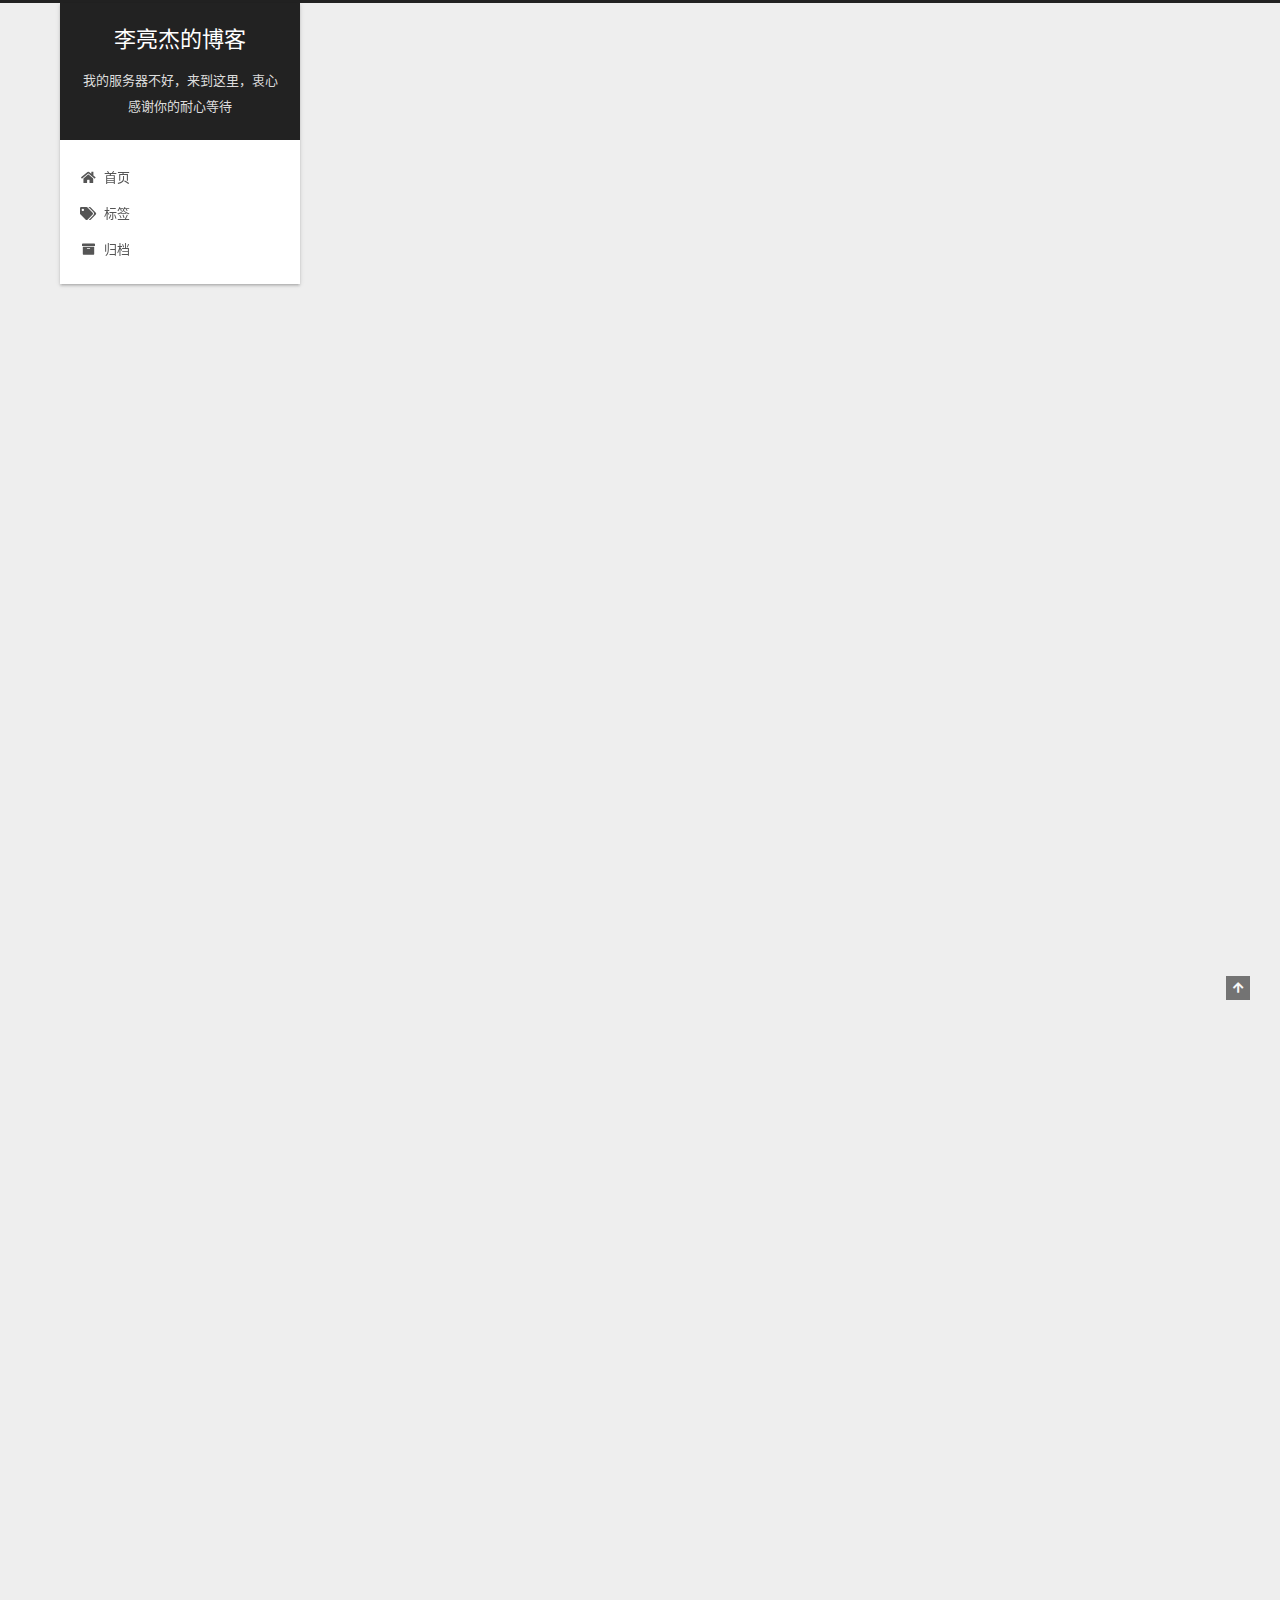
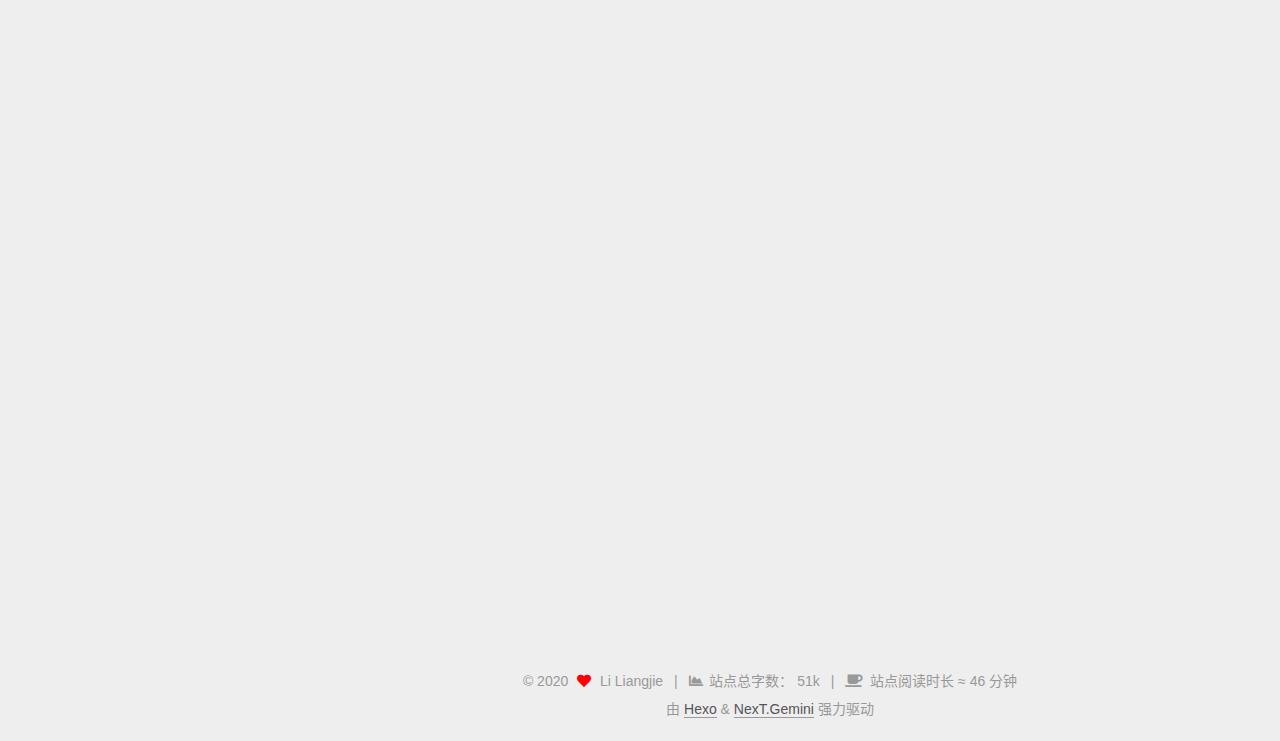
<file: 2020/09/26/求取数组最值/index.html>
<!DOCTYPE html>
<html lang="zh-CN">
<head>
  <meta charset="UTF-8">
<meta name="viewport" content="width=device-width, initial-scale=1, maximum-scale=2">
<meta name="theme-color" content="#222">
<meta name="generator" content="Hexo 5.2.0">
  <link rel="apple-touch-icon" sizes="180x180" href="/images/apple-touch-icon-next.png">
  <link rel="icon" type="image/png" sizes="32x32" href="/images/favicon-32x32-next.png">
  <link rel="icon" type="image/png" sizes="16x16" href="/images/favicon-16x16-next.png">
  <link rel="mask-icon" href="/images/logo.svg" color="#222">

<link rel="stylesheet" href="/css/main.css">


<link rel="stylesheet" href="/lib/font-awesome/css/all.min.css">

<script id="hexo-configurations">
    var NexT = window.NexT || {};
    var CONFIG = {"hostname":"liliangjie.online","root":"/","scheme":"Gemini","version":"7.8.0","exturl":false,"sidebar":{"position":"left","display":"post","padding":18,"offset":12,"onmobile":false},"copycode":{"enable":false,"show_result":false,"style":null},"back2top":{"enable":true,"sidebar":false,"scrollpercent":false},"bookmark":{"enable":false,"color":"#222","save":"auto"},"fancybox":false,"mediumzoom":false,"lazyload":false,"pangu":false,"comments":{"style":"tabs","active":null,"storage":true,"lazyload":false,"nav":null},"algolia":{"hits":{"per_page":10},"labels":{"input_placeholder":"Search for Posts","hits_empty":"We didn't find any results for the search: ${query}","hits_stats":"${hits} results found in ${time} ms"}},"localsearch":{"enable":false,"trigger":"auto","top_n_per_article":1,"unescape":false,"preload":false},"motion":{"enable":true,"async":false,"transition":{"post_block":"fadeIn","post_header":"slideDownIn","post_body":"slideDownIn","coll_header":"slideLeftIn","sidebar":"slideUpIn"}}};
  </script>

  <meta name="description" content="今天学习Java 数组与方法 一节时，涉及到了 写一个方法求取数组最值 的问题。">
<meta property="og:type" content="article">
<meta property="og:title" content="求取数组最值">
<meta property="og:url" content="http://liliangjie.online/2020/09/26/%E6%B1%82%E5%8F%96%E6%95%B0%E7%BB%84%E6%9C%80%E5%80%BC/index.html">
<meta property="og:site_name" content="李亮杰的博客">
<meta property="og:description" content="今天学习Java 数组与方法 一节时，涉及到了 写一个方法求取数组最值 的问题。">
<meta property="og:locale" content="zh_CN">
<meta property="article:published_time" content="2020-09-25T17:30:48.222Z">
<meta property="article:modified_time" content="2020-09-26T10:22:09.658Z">
<meta property="article:author" content="Li Liangjie">
<meta property="article:tag" content="-Java随笔">
<meta name="twitter:card" content="summary">

<link rel="canonical" href="http://liliangjie.online/2020/09/26/%E6%B1%82%E5%8F%96%E6%95%B0%E7%BB%84%E6%9C%80%E5%80%BC/">


<script id="page-configurations">
  // https://hexo.io/docs/variables.html
  CONFIG.page = {
    sidebar: "",
    isHome : false,
    isPost : true,
    lang   : 'zh-CN'
  };
</script>

  <title>求取数组最值 | 李亮杰的博客</title>
  






  <noscript>
  <style>
  .use-motion .brand,
  .use-motion .menu-item,
  .sidebar-inner,
  .use-motion .post-block,
  .use-motion .pagination,
  .use-motion .comments,
  .use-motion .post-header,
  .use-motion .post-body,
  .use-motion .collection-header { opacity: initial; }

  .use-motion .site-title,
  .use-motion .site-subtitle {
    opacity: initial;
    top: initial;
  }

  .use-motion .logo-line-before i { left: initial; }
  .use-motion .logo-line-after i { right: initial; }
  </style>
</noscript>

</head>

<body itemscope itemtype="http://schema.org/WebPage">
  <div class="container use-motion">
    <div class="headband"></div>

    <header class="header" itemscope itemtype="http://schema.org/WPHeader">
      <div class="header-inner"><div class="site-brand-container">
  <div class="site-nav-toggle">
    <div class="toggle" aria-label="切换导航栏">
      <span class="toggle-line toggle-line-first"></span>
      <span class="toggle-line toggle-line-middle"></span>
      <span class="toggle-line toggle-line-last"></span>
    </div>
  </div>

  <div class="site-meta">

    <a href="/" class="brand" rel="start">
      <span class="logo-line-before"><i></i></span>
      <h1 class="site-title">李亮杰的博客</h1>
      <span class="logo-line-after"><i></i></span>
    </a>
      <p class="site-subtitle" itemprop="description">我的服务器不好，来到这里，衷心感谢你的耐心等待</p>
  </div>

  <div class="site-nav-right">
    <div class="toggle popup-trigger">
    </div>
  </div>
</div>




<nav class="site-nav">
  <ul id="menu" class="main-menu menu">
        <li class="menu-item menu-item-home">

    <a href="/" rel="section"><i class="fa fa-home fa-fw"></i>首页</a>

  </li>
        <li class="menu-item menu-item-tags">

    <a href="/tags/" rel="section"><i class="fa fa-tags fa-fw"></i>标签</a>

  </li>
        <li class="menu-item menu-item-archives">

    <a href="/archives/" rel="section"><i class="fa fa-archive fa-fw"></i>归档</a>

  </li>
  </ul>
</nav>




</div>
    </header>

    
  <div class="back-to-top">
    <i class="fa fa-arrow-up"></i>
    <span>0%</span>
  </div>


    <main class="main">
      <div class="main-inner">
        <div class="content-wrap">
          

          <div class="content post posts-expand">
            

    
  
  
  <article itemscope itemtype="http://schema.org/Article" class="post-block" lang="zh-CN">
    <link itemprop="mainEntityOfPage" href="http://liliangjie.online/2020/09/26/%E6%B1%82%E5%8F%96%E6%95%B0%E7%BB%84%E6%9C%80%E5%80%BC/">

    <span hidden itemprop="author" itemscope itemtype="http://schema.org/Person">
      <meta itemprop="image" content="/images/avatar.gif">
      <meta itemprop="name" content="Li Liangjie">
      <meta itemprop="description" content="君子终日乾乾，夕惕若，厉无咎">
    </span>

    <span hidden itemprop="publisher" itemscope itemtype="http://schema.org/Organization">
      <meta itemprop="name" content="李亮杰的博客">
    </span>
      <header class="post-header">
        <h1 class="post-title" itemprop="name headline">
          求取数组最值
        </h1>

        <div class="post-meta">
            <span class="post-meta-item">
              <span class="post-meta-item-icon">
                <i class="far fa-calendar"></i>
              </span>
              <span class="post-meta-item-text">发表于</span>
              

              <time title="创建时间：2020-09-26 01:30:48 / 修改时间：18:22:09" itemprop="dateCreated datePublished" datetime="2020-09-26T01:30:48+08:00">2020-09-26</time>
            </span>

          <br>
            <span class="post-meta-item" title="本文字数">
              <span class="post-meta-item-icon">
                <i class="far fa-file-word"></i>
              </span>
                <span class="post-meta-item-text">本文字数：</span>
              <span>4.2k</span>
            </span>
            <span class="post-meta-item" title="阅读时长">
              <span class="post-meta-item-icon">
                <i class="far fa-clock"></i>
              </span>
                <span class="post-meta-item-text">阅读时长 &asymp;</span>
              <span>4 分钟</span>
            </span>

        </div>
      </header>

    
    
    
    <div class="post-body" itemprop="articleBody">

      
        <p>今天学习Java <strong>数组与方法</strong> 一节时，涉及到了 <strong>写一个方法求取数组最值</strong> 的问题。</p>
<a id="more"></a>
<h1 id="方法一"><a href="#方法一" class="headerlink" title="方法一"></a>方法一</h1><p>这种方法会 <strong>改变原来数组的值</strong></p>
<figure class="highlight java"><table><tr><td class="gutter"><pre><span class="line">1</span><br><span class="line">2</span><br><span class="line">3</span><br><span class="line">4</span><br><span class="line">5</span><br><span class="line">6</span><br><span class="line">7</span><br><span class="line">8</span><br><span class="line">9</span><br><span class="line">10</span><br><span class="line">11</span><br><span class="line">12</span><br><span class="line">13</span><br><span class="line">14</span><br><span class="line">15</span><br><span class="line">16</span><br><span class="line">17</span><br><span class="line">18</span><br><span class="line">19</span><br><span class="line">20</span><br><span class="line">21</span><br><span class="line">22</span><br><span class="line">23</span><br><span class="line">24</span><br><span class="line">25</span><br></pre></td><td class="code"><pre><span class="line"><span class="keyword">public</span> <span class="class"><span class="keyword">class</span> <span class="title">test</span></span>&#123;</span><br><span class="line">    <span class="function"><span class="keyword">public</span> <span class="keyword">static</span> <span class="keyword">void</span> <span class="title">main</span><span class="params">(String[] args)</span></span>&#123;</span><br><span class="line">        <span class="keyword">int</span> data[] = <span class="keyword">new</span> <span class="keyword">int</span>[] &#123;<span class="number">37</span>,<span class="number">21</span>,<span class="number">1</span>,<span class="number">24</span>,<span class="number">46</span>,<span class="number">23</span>&#125;;</span><br><span class="line">        System.out.println(<span class="string">&quot;数组最大值：&quot;</span> + getMax(data));</span><br><span class="line">        System.out.println(<span class="string">&quot;数组最小值：&quot;</span> + getMin(data));</span><br><span class="line">    &#125;</span><br><span class="line">    <span class="function"><span class="keyword">public</span> <span class="keyword">static</span> <span class="keyword">int</span> <span class="title">getMax</span><span class="params">(<span class="keyword">int</span> arr[])</span></span>&#123;</span><br><span class="line">        <span class="keyword">for</span> (<span class="keyword">int</span> x = <span class="number">0</span>; x &lt; arr.length; x++) &#123;</span><br><span class="line">            <span class="keyword">if</span> (x &lt; arr.length - <span class="number">1</span>)&#123;</span><br><span class="line">                arr[x+<span class="number">1</span>] = arr[x]&gt;arr[x+<span class="number">1</span>]?arr[x]:arr[x+<span class="number">1</span>];<span class="comment">//若后一项的值比前一项的值小，则后一项的值替换为前一项的值</span></span><br><span class="line">            &#125;</span><br><span class="line">            <span class="keyword">else</span> <span class="keyword">break</span>;</span><br><span class="line">        &#125;</span><br><span class="line">        <span class="keyword">return</span> arr[arr.length - <span class="number">1</span>];</span><br><span class="line">    &#125;</span><br><span class="line">    <span class="function"><span class="keyword">public</span> <span class="keyword">static</span> <span class="keyword">int</span> <span class="title">getMin</span><span class="params">(<span class="keyword">int</span> arr[])</span></span>&#123;</span><br><span class="line">        <span class="keyword">for</span> (<span class="keyword">int</span> x = <span class="number">0</span>; x &lt; arr.length; x++) &#123;</span><br><span class="line">            <span class="keyword">if</span> (x &lt; arr.length - <span class="number">1</span>)&#123;</span><br><span class="line">                arr[x+<span class="number">1</span>] = arr[x]&lt;arr[x+<span class="number">1</span>]?arr[x]:arr[x+<span class="number">1</span>];<span class="comment">//若后一项的值比前一项的值大，则后一项的值替换为前一项的值</span></span><br><span class="line">            &#125;</span><br><span class="line">            <span class="keyword">else</span> <span class="keyword">break</span>;</span><br><span class="line">        &#125;</span><br><span class="line">        <span class="keyword">return</span> arr[arr.length - <span class="number">1</span>];</span><br><span class="line">    &#125;</span><br><span class="line">&#125;</span><br></pre></td></tr></table></figure>
<p>在执行<code>getMax()</code>方法时，会改变数组本身的值，在执行完<code>getMax()</code>方法后，数组变成了{37,37,37,37,46,46}；若再次执行<code>getMin()</code>则无法求出 <strong>原本数组</strong> 的最小值。</p>
<h1 id="方法二"><a href="#方法二" class="headerlink" title="方法二"></a>方法二</h1><p>这种方法相当于 <strong>将最值冒了起来</strong> ，但是数组并 <strong>没有按照升序或者降序排列</strong></p>
<figure class="highlight java"><table><tr><td class="gutter"><pre><span class="line">1</span><br><span class="line">2</span><br><span class="line">3</span><br><span class="line">4</span><br><span class="line">5</span><br><span class="line">6</span><br><span class="line">7</span><br><span class="line">8</span><br><span class="line">9</span><br><span class="line">10</span><br><span class="line">11</span><br><span class="line">12</span><br><span class="line">13</span><br><span class="line">14</span><br><span class="line">15</span><br><span class="line">16</span><br><span class="line">17</span><br><span class="line">18</span><br><span class="line">19</span><br><span class="line">20</span><br><span class="line">21</span><br><span class="line">22</span><br><span class="line">23</span><br><span class="line">24</span><br><span class="line">25</span><br><span class="line">26</span><br><span class="line">27</span><br><span class="line">28</span><br><span class="line">29</span><br></pre></td><td class="code"><pre><span class="line"><span class="keyword">public</span> <span class="class"><span class="keyword">class</span> <span class="title">test</span></span>&#123;</span><br><span class="line">    <span class="function"><span class="keyword">public</span> <span class="keyword">static</span> <span class="keyword">void</span> <span class="title">main</span><span class="params">(String[] args)</span></span>&#123;</span><br><span class="line">        <span class="keyword">int</span> data[] = <span class="keyword">new</span> <span class="keyword">int</span>[] &#123;<span class="number">37</span>,<span class="number">21</span>,<span class="number">1</span>,<span class="number">24</span>,<span class="number">46</span>,<span class="number">23</span>&#125;;</span><br><span class="line">        System.out.println(<span class="string">&quot;数组最大值：&quot;</span> + getMax(data));</span><br><span class="line">        System.out.println(<span class="string">&quot;数组最小值：&quot;</span> + getMin(data));</span><br><span class="line">    &#125;</span><br><span class="line">    <span class="function"><span class="keyword">public</span> <span class="keyword">static</span> <span class="keyword">int</span> <span class="title">getMax</span><span class="params">(<span class="keyword">int</span> arr[])</span></span>&#123;</span><br><span class="line">        <span class="keyword">for</span> (<span class="keyword">int</span> x = <span class="number">0</span>; x &lt; arr.length - <span class="number">1</span>; x++) &#123;<span class="comment">//</span></span><br><span class="line">            <span class="keyword">int</span> temp;</span><br><span class="line">            <span class="keyword">if</span>(arr[x]&gt;arr[x+<span class="number">1</span>])&#123;</span><br><span class="line">                temp = arr[x];</span><br><span class="line">                arr[x] = arr[x + <span class="number">1</span>];</span><br><span class="line">                arr[x + <span class="number">1</span>] = temp;</span><br><span class="line">            &#125;</span><br><span class="line">        &#125;</span><br><span class="line">        <span class="keyword">return</span> arr[arr.length - <span class="number">1</span>];</span><br><span class="line">    &#125;</span><br><span class="line">    <span class="function"><span class="keyword">public</span> <span class="keyword">static</span> <span class="keyword">int</span> <span class="title">getMin</span><span class="params">(<span class="keyword">int</span> arr[])</span></span>&#123;</span><br><span class="line">        <span class="keyword">for</span> (<span class="keyword">int</span> x = <span class="number">0</span>; x &lt; arr.length - <span class="number">1</span>; x++) &#123;</span><br><span class="line">            <span class="keyword">int</span> temp;</span><br><span class="line">            <span class="keyword">if</span>(arr[x]&lt;arr[x+<span class="number">1</span>])&#123;</span><br><span class="line">                temp = arr[x];</span><br><span class="line">                arr[x] = arr[x + <span class="number">1</span>];</span><br><span class="line">                arr[x + <span class="number">1</span>] = temp;</span><br><span class="line">            &#125;</span><br><span class="line">        &#125;</span><br><span class="line">        <span class="keyword">return</span> arr[arr.length - <span class="number">1</span>];</span><br><span class="line">    &#125;</span><br><span class="line">&#125;</span><br></pre></td></tr></table></figure>
<h1 id="方法三"><a href="#方法三" class="headerlink" title="方法三"></a>方法三</h1><p>因为方法二 <strong>执行一次</strong> 可以将 <strong>一个</strong> 最值冒起来，因此理论上只需要足够 <strong>多次执行方法二</strong> ，一定能将数组按照升序或者降序排列，所以在方法二的 <strong>循环外再嵌套一个循环</strong></p>
<figure class="highlight java"><table><tr><td class="gutter"><pre><span class="line">1</span><br><span class="line">2</span><br><span class="line">3</span><br><span class="line">4</span><br><span class="line">5</span><br><span class="line">6</span><br><span class="line">7</span><br><span class="line">8</span><br><span class="line">9</span><br><span class="line">10</span><br><span class="line">11</span><br><span class="line">12</span><br><span class="line">13</span><br><span class="line">14</span><br><span class="line">15</span><br><span class="line">16</span><br><span class="line">17</span><br><span class="line">18</span><br><span class="line">19</span><br><span class="line">20</span><br><span class="line">21</span><br><span class="line">22</span><br><span class="line">23</span><br><span class="line">24</span><br><span class="line">25</span><br><span class="line">26</span><br><span class="line">27</span><br><span class="line">28</span><br><span class="line">29</span><br><span class="line">30</span><br><span class="line">31</span><br><span class="line">32</span><br><span class="line">33</span><br><span class="line">34</span><br><span class="line">35</span><br><span class="line">36</span><br><span class="line">37</span><br><span class="line">38</span><br><span class="line">39</span><br></pre></td><td class="code"><pre><span class="line"><span class="keyword">public</span> <span class="class"><span class="keyword">class</span> <span class="title">test</span></span>&#123;</span><br><span class="line">    <span class="function"><span class="keyword">public</span> <span class="keyword">static</span> <span class="keyword">void</span> <span class="title">main</span><span class="params">(String[] args)</span></span>&#123;</span><br><span class="line">        <span class="keyword">int</span> data[] = <span class="keyword">new</span> <span class="keyword">int</span>[] &#123;<span class="number">37</span>,<span class="number">21</span>,<span class="number">1</span>,<span class="number">24</span>,<span class="number">46</span>,<span class="number">23</span>&#125;;</span><br><span class="line">        System.out.println(<span class="string">&quot;数组最大值：&quot;</span> + getMax(data));</span><br><span class="line">        System.out.println(<span class="string">&quot;数组最小值：&quot;</span> + getMin(data));</span><br><span class="line">    &#125;</span><br><span class="line">    <span class="function"><span class="keyword">public</span> <span class="keyword">static</span> <span class="keyword">int</span> <span class="title">getMax</span><span class="params">(<span class="keyword">int</span> arr[])</span></span>&#123;</span><br><span class="line">        <span class="keyword">for</span>(<span class="keyword">int</span> i = <span class="number">0</span>; i &lt; arr.length - <span class="number">1</span>; i++)&#123;</span><br><span class="line">            <span class="keyword">for</span> (<span class="keyword">int</span> x = <span class="number">0</span>; x &lt; arr.length - <span class="number">1</span> - i; x++) &#123;<span class="comment">//每冒起来一个数，就可以少比较一个数</span></span><br><span class="line">                <span class="keyword">int</span> temp;</span><br><span class="line">                <span class="keyword">if</span>(arr[x]&gt;arr[x+<span class="number">1</span>])&#123;</span><br><span class="line">                    temp = arr[x];</span><br><span class="line">                    arr[x] = arr[x + <span class="number">1</span>];</span><br><span class="line">                    arr[x + <span class="number">1</span>] = temp;</span><br><span class="line">                &#125;</span><br><span class="line">            &#125;</span><br><span class="line">        &#125;</span><br><span class="line">        <span class="keyword">for</span> (<span class="keyword">int</span> temp: arr) &#123;</span><br><span class="line">            System.out.println(temp);</span><br><span class="line">        &#125;</span><br><span class="line">        <span class="keyword">return</span> arr[arr.length - <span class="number">1</span>];</span><br><span class="line">    &#125;</span><br><span class="line">    <span class="function"><span class="keyword">public</span> <span class="keyword">static</span> <span class="keyword">int</span> <span class="title">getMin</span><span class="params">(<span class="keyword">int</span> arr[])</span></span>&#123;</span><br><span class="line">        <span class="keyword">for</span>(<span class="keyword">int</span> i = <span class="number">0</span>; i &lt; arr.length - <span class="number">1</span>; i++)&#123;</span><br><span class="line">            <span class="keyword">for</span> (<span class="keyword">int</span> x = <span class="number">0</span>; x &lt; arr.length - <span class="number">1</span>; x++) &#123;</span><br><span class="line">                <span class="keyword">int</span> temp;</span><br><span class="line">                <span class="keyword">if</span>(arr[x]&lt;arr[x+<span class="number">1</span>])&#123;</span><br><span class="line">                    temp = arr[x];</span><br><span class="line">                    arr[x] = arr[x + <span class="number">1</span>];</span><br><span class="line">                    arr[x + <span class="number">1</span>] = temp;</span><br><span class="line">                &#125;</span><br><span class="line">            &#125;</span><br><span class="line">        &#125;</span><br><span class="line">        <span class="keyword">for</span> (<span class="keyword">int</span> temp: arr) &#123;</span><br><span class="line">            System.out.println(temp);</span><br><span class="line">        &#125;</span><br><span class="line">        <span class="keyword">return</span> arr[arr.length - <span class="number">1</span>];</span><br><span class="line">    &#125;</span><br><span class="line">&#125;</span><br></pre></td></tr></table></figure>
<p>长度为n的数组，最多需要n-1次循环执行方法二就可以将数组调整成升序或降序排列。</p>
<h1 id="方法四"><a href="#方法四" class="headerlink" title="方法四"></a>方法四</h1><p>因为这里只需要 <strong>求数组最值</strong> ，虽然第一种方法比较简单，也是我最早想到的方法，但是第一种方法会改变数组的值。因此在不改变数组本身的值的情况下，有方法四如下。</p>
<figure class="highlight java"><table><tr><td class="gutter"><pre><span class="line">1</span><br><span class="line">2</span><br><span class="line">3</span><br><span class="line">4</span><br><span class="line">5</span><br><span class="line">6</span><br><span class="line">7</span><br><span class="line">8</span><br><span class="line">9</span><br><span class="line">10</span><br><span class="line">11</span><br><span class="line">12</span><br><span class="line">13</span><br><span class="line">14</span><br><span class="line">15</span><br><span class="line">16</span><br><span class="line">17</span><br><span class="line">18</span><br><span class="line">19</span><br><span class="line">20</span><br><span class="line">21</span><br></pre></td><td class="code"><pre><span class="line"><span class="keyword">public</span> <span class="class"><span class="keyword">class</span> <span class="title">test</span></span>&#123;</span><br><span class="line">    <span class="function"><span class="keyword">public</span> <span class="keyword">static</span> <span class="keyword">void</span> <span class="title">main</span><span class="params">(String[] args)</span></span>&#123;</span><br><span class="line">        <span class="keyword">int</span> data[] = <span class="keyword">new</span> <span class="keyword">int</span>[] &#123;<span class="number">37</span>,<span class="number">21</span>,<span class="number">1</span>,<span class="number">24</span>,<span class="number">46</span>,<span class="number">23</span>&#125;;</span><br><span class="line">        System.out.println(<span class="string">&quot;数组最大值：&quot;</span> + getMax(data));</span><br><span class="line">        System.out.println(<span class="string">&quot;数组最小值：&quot;</span> + getMin(data));</span><br><span class="line">    &#125;</span><br><span class="line">    <span class="function"><span class="keyword">public</span> <span class="keyword">static</span> <span class="keyword">int</span> <span class="title">getMax</span><span class="params">(<span class="keyword">int</span> arr[])</span></span>&#123;</span><br><span class="line">        <span class="keyword">int</span> max = arr[<span class="number">0</span>];<span class="comment">//假设数组第一个值为最大值</span></span><br><span class="line">        <span class="keyword">for</span>(<span class="keyword">int</span> temp:arr)&#123;<span class="comment">//与数组中其他元素循环比较</span></span><br><span class="line">            max = max&gt;temp?max:temp;</span><br><span class="line">        &#125;</span><br><span class="line">        <span class="keyword">return</span> max;</span><br><span class="line">    &#125;</span><br><span class="line">    <span class="function"><span class="keyword">public</span> <span class="keyword">static</span> <span class="keyword">int</span> <span class="title">getMin</span><span class="params">(<span class="keyword">int</span> arr[])</span></span>&#123;</span><br><span class="line">        <span class="keyword">int</span> min = arr[<span class="number">0</span>];<span class="comment">//假设数组中第二个值为最小值</span></span><br><span class="line">        <span class="keyword">for</span>(<span class="keyword">int</span> temp:arr)&#123;<span class="comment">//与数组中其他元素循环比较</span></span><br><span class="line">            min = min&lt;temp?min:temp;</span><br><span class="line">        &#125;</span><br><span class="line">        <span class="keyword">return</span> min;</span><br><span class="line">    &#125;</span><br><span class="line">&#125;</span><br></pre></td></tr></table></figure>
<h1 id="完成求数组最值、平均值、总和代码"><a href="#完成求数组最值、平均值、总和代码" class="headerlink" title="完成求数组最值、平均值、总和代码"></a>完成求数组最值、平均值、总和代码</h1><figure class="highlight java"><table><tr><td class="gutter"><pre><span class="line">1</span><br><span class="line">2</span><br><span class="line">3</span><br><span class="line">4</span><br><span class="line">5</span><br><span class="line">6</span><br><span class="line">7</span><br><span class="line">8</span><br><span class="line">9</span><br><span class="line">10</span><br><span class="line">11</span><br><span class="line">12</span><br><span class="line">13</span><br><span class="line">14</span><br><span class="line">15</span><br><span class="line">16</span><br><span class="line">17</span><br><span class="line">18</span><br><span class="line">19</span><br><span class="line">20</span><br><span class="line">21</span><br><span class="line">22</span><br><span class="line">23</span><br><span class="line">24</span><br><span class="line">25</span><br><span class="line">26</span><br><span class="line">27</span><br><span class="line">28</span><br><span class="line">29</span><br><span class="line">30</span><br><span class="line">31</span><br><span class="line">32</span><br><span class="line">33</span><br><span class="line">34</span><br><span class="line">35</span><br><span class="line">36</span><br><span class="line">37</span><br><span class="line">38</span><br><span class="line">39</span><br><span class="line">40</span><br><span class="line">41</span><br><span class="line">42</span><br><span class="line">43</span><br><span class="line">44</span><br></pre></td><td class="code"><pre><span class="line"><span class="class"><span class="keyword">class</span> <span class="title">ArrayUtil</span></span>&#123;<span class="comment">//是一个操作工具的类</span></span><br><span class="line">    <span class="keyword">private</span> <span class="keyword">int</span> sum;</span><br><span class="line">    <span class="keyword">private</span> <span class="keyword">double</span> ave;</span><br><span class="line">    <span class="keyword">private</span> <span class="keyword">int</span> max;</span><br><span class="line">    <span class="keyword">private</span> <span class="keyword">int</span> min;</span><br><span class="line">    <span class="function"><span class="keyword">public</span> <span class="title">ArrayUtil</span><span class="params">()</span></span>&#123;&#125;</span><br><span class="line">    <span class="function"><span class="keyword">public</span> <span class="title">ArrayUtil</span><span class="params">(<span class="keyword">int</span> arr[])</span></span>&#123;</span><br><span class="line">        <span class="keyword">this</span>.max = arr[<span class="number">0</span>];</span><br><span class="line">        <span class="keyword">this</span>.min = arr[<span class="number">0</span>];</span><br><span class="line">        <span class="keyword">for</span>(<span class="keyword">int</span> temp:arr)&#123;</span><br><span class="line">            <span class="keyword">this</span>.sum+=temp;</span><br><span class="line">            <span class="keyword">this</span>.max = <span class="keyword">this</span>.max&gt;temp?<span class="keyword">this</span>.max:temp;</span><br><span class="line">            <span class="keyword">this</span>.min = <span class="keyword">this</span>.min&lt;temp?<span class="keyword">this</span>.min:temp;</span><br><span class="line">        &#125;</span><br><span class="line">        <span class="keyword">this</span>.ave = <span class="keyword">this</span>.sum/arr.length;</span><br><span class="line">    &#125;</span><br><span class="line"></span><br><span class="line"></span><br><span class="line">    <span class="function"><span class="keyword">public</span> <span class="keyword">int</span> <span class="title">getSum</span><span class="params">()</span></span>&#123;</span><br><span class="line">        <span class="keyword">return</span> <span class="keyword">this</span>.sum;</span><br><span class="line">    &#125;</span><br><span class="line"></span><br><span class="line">    <span class="function"><span class="keyword">public</span> <span class="keyword">double</span> <span class="title">getAve</span><span class="params">()</span> </span>&#123;</span><br><span class="line">        <span class="keyword">return</span> ave;</span><br><span class="line">    &#125;</span><br><span class="line"></span><br><span class="line">    <span class="function"><span class="keyword">public</span> <span class="keyword">int</span> <span class="title">getMax</span><span class="params">()</span> </span>&#123;</span><br><span class="line">        <span class="keyword">return</span> max;</span><br><span class="line">    &#125;</span><br><span class="line"></span><br><span class="line">    <span class="function"><span class="keyword">public</span> <span class="keyword">int</span> <span class="title">getMin</span><span class="params">()</span> </span>&#123;</span><br><span class="line">        <span class="keyword">return</span> min;</span><br><span class="line">    &#125;</span><br><span class="line">&#125;</span><br><span class="line"><span class="keyword">public</span> <span class="class"><span class="keyword">class</span> <span class="title">test</span></span>&#123;</span><br><span class="line">    <span class="function"><span class="keyword">public</span> <span class="keyword">static</span> <span class="keyword">void</span> <span class="title">main</span><span class="params">(String[] args)</span></span>&#123;</span><br><span class="line">        <span class="keyword">int</span> data[] = <span class="keyword">new</span> <span class="keyword">int</span>[] &#123;<span class="number">37</span>,<span class="number">21</span>,<span class="number">1</span>,<span class="number">24</span>,<span class="number">46</span>,<span class="number">23</span>&#125;;</span><br><span class="line">        ArrayUtil arr = <span class="keyword">new</span> ArrayUtil(data);</span><br><span class="line">        System.out.println(<span class="string">&quot;数组和：&quot;</span> + arr.getSum());</span><br><span class="line">        System.out.println(<span class="string">&quot;数组平均值：&quot;</span> + arr.getAve());</span><br><span class="line">        System.out.println(<span class="string">&quot;数组最大值：&quot;</span> + arr.getMax());</span><br><span class="line">        System.out.println(<span class="string">&quot;数组最小值：&quot;</span> + arr.getMin());</span><br><span class="line">    &#125;</span><br><span class="line">&#125;</span><br></pre></td></tr></table></figure>
    </div>

    
    
    

      <footer class="post-footer">
          <div class="post-tags">
              <a href="/tags/Java%E9%9A%8F%E7%AC%94/" rel="tag"># -Java随笔</a>
          </div>

        


        
    <div class="post-nav">
      <div class="post-nav-item">
    <a href="/2020/09/20/Hexo%E6%90%AD%E5%BB%BA%E5%8D%9A%E5%AE%A2%E8%B8%A9%E5%9D%91/" rel="prev" title="mac OS 10.15操作系统下Hexo搭建博客踩坑">
      <i class="fa fa-chevron-left"></i> mac OS 10.15操作系统下Hexo搭建博客踩坑
    </a></div>
      <div class="post-nav-item"></div>
    </div>
      </footer>
    
  </article>
  
  
  



          </div>
          
    
  <div class="comments">
    <div id="lv-container" data-id="city" data-uid="MTAyMC81MTU4MC8yODA2MQ=="></div>
  </div>
  

<script>
  window.addEventListener('tabs:register', () => {
    let { activeClass } = CONFIG.comments;
    if (CONFIG.comments.storage) {
      activeClass = localStorage.getItem('comments_active') || activeClass;
    }
    if (activeClass) {
      let activeTab = document.querySelector(`a[href="#comment-${activeClass}"]`);
      if (activeTab) {
        activeTab.click();
      }
    }
  });
  if (CONFIG.comments.storage) {
    window.addEventListener('tabs:click', event => {
      if (!event.target.matches('.tabs-comment .tab-content .tab-pane')) return;
      let commentClass = event.target.classList[1];
      localStorage.setItem('comments_active', commentClass);
    });
  }
</script>

        </div>
          
  
  <div class="toggle sidebar-toggle">
    <span class="toggle-line toggle-line-first"></span>
    <span class="toggle-line toggle-line-middle"></span>
    <span class="toggle-line toggle-line-last"></span>
  </div>

  <aside class="sidebar">
    <div class="sidebar-inner">

      <ul class="sidebar-nav motion-element">
        <li class="sidebar-nav-toc">
          文章目录
        </li>
        <li class="sidebar-nav-overview">
          站点概览
        </li>
      </ul>

      <!--noindex-->
      <div class="post-toc-wrap sidebar-panel">
          <div class="post-toc motion-element"><ol class="nav"><li class="nav-item nav-level-1"><a class="nav-link" href="#%E6%96%B9%E6%B3%95%E4%B8%80"><span class="nav-number">1.</span> <span class="nav-text">方法一</span></a></li><li class="nav-item nav-level-1"><a class="nav-link" href="#%E6%96%B9%E6%B3%95%E4%BA%8C"><span class="nav-number">2.</span> <span class="nav-text">方法二</span></a></li><li class="nav-item nav-level-1"><a class="nav-link" href="#%E6%96%B9%E6%B3%95%E4%B8%89"><span class="nav-number">3.</span> <span class="nav-text">方法三</span></a></li><li class="nav-item nav-level-1"><a class="nav-link" href="#%E6%96%B9%E6%B3%95%E5%9B%9B"><span class="nav-number">4.</span> <span class="nav-text">方法四</span></a></li><li class="nav-item nav-level-1"><a class="nav-link" href="#%E5%AE%8C%E6%88%90%E6%B1%82%E6%95%B0%E7%BB%84%E6%9C%80%E5%80%BC%E3%80%81%E5%B9%B3%E5%9D%87%E5%80%BC%E3%80%81%E6%80%BB%E5%92%8C%E4%BB%A3%E7%A0%81"><span class="nav-number">5.</span> <span class="nav-text">完成求数组最值、平均值、总和代码</span></a></li></ol></div>
      </div>
      <!--/noindex-->

      <div class="site-overview-wrap sidebar-panel">
        <div class="site-author motion-element" itemprop="author" itemscope itemtype="http://schema.org/Person">
  <p class="site-author-name" itemprop="name">Li Liangjie</p>
  <div class="site-description" itemprop="description">君子终日乾乾，夕惕若，厉无咎</div>
</div>
<div class="site-state-wrap motion-element">
  <nav class="site-state">
      <div class="site-state-item site-state-posts">
          <a href="/archives/">
        
          <span class="site-state-item-count">4</span>
          <span class="site-state-item-name">日志</span>
        </a>
      </div>
      <div class="site-state-item site-state-tags">
            <a href="/tags/">
          
        <span class="site-state-item-count">3</span>
        <span class="site-state-item-name">标签</span></a>
      </div>
  </nav>
</div>



      </div>

    </div>
  </aside>
  <div id="sidebar-dimmer"></div>


      </div>
    </main>

    <footer class="footer">
      <div class="footer-inner">
        

        

<div class="copyright">
  
  &copy; 
  <span itemprop="copyrightYear">2020</span>
  <span class="with-love">
    <i class="fa fa-heart"></i>
  </span>
  <span class="author" itemprop="copyrightHolder">Li Liangjie</span>
    <span class="post-meta-divider">|</span>
    <span class="post-meta-item-icon">
      <i class="fa fa-chart-area"></i>
    </span>
      <span class="post-meta-item-text">站点总字数：</span>
    <span title="站点总字数">51k</span>
    <span class="post-meta-divider">|</span>
    <span class="post-meta-item-icon">
      <i class="fa fa-coffee"></i>
    </span>
      <span class="post-meta-item-text">站点阅读时长 &asymp;</span>
    <span title="站点阅读时长">46 分钟</span>
</div>
  <div class="powered-by">由 <a href="https://hexo.io/" class="theme-link" rel="noopener" target="_blank">Hexo</a> & <a href="https://theme-next.org/" class="theme-link" rel="noopener" target="_blank">NexT.Gemini</a> 强力驱动
  </div>

        








      </div>
    </footer>
  </div>

  
  <script src="/lib/anime.min.js"></script>
  <script src="/lib/velocity/velocity.min.js"></script>
  <script src="/lib/velocity/velocity.ui.min.js"></script>

<script src="/js/utils.js"></script>

<script src="/js/motion.js"></script>


<script src="/js/schemes/pisces.js"></script>


<script src="/js/next-boot.js"></script>




  
  <script>
    (function(){
      var canonicalURL, curProtocol;
      //Get the <link> tag
      var x=document.getElementsByTagName("link");
		//Find the last canonical URL
		if(x.length > 0){
			for (i=0;i<x.length;i++){
				if(x[i].rel.toLowerCase() == 'canonical' && x[i].href){
					canonicalURL=x[i].href;
				}
			}
		}
    //Get protocol
	    if (!canonicalURL){
	    	curProtocol = window.location.protocol.split(':')[0];
	    }
	    else{
	    	curProtocol = canonicalURL.split(':')[0];
	    }
      //Get current URL if the canonical URL does not exist
	    if (!canonicalURL) canonicalURL = window.location.href;
	    //Assign script content. Replace current URL with the canonical URL
      !function(){var e=/([http|https]:\/\/[a-zA-Z0-9\_\.]+\.baidu\.com)/gi,r=canonicalURL,t=document.referrer;if(!e.test(r)){var n=(String(curProtocol).toLowerCase() === 'https')?"https://sp0.baidu.com/9_Q4simg2RQJ8t7jm9iCKT-xh_/s.gif":"//api.share.baidu.com/s.gif";t?(n+="?r="+encodeURIComponent(document.referrer),r&&(n+="&l="+r)):r&&(n+="?l="+r);var i=new Image;i.src=n}}(window);})();
  </script>















  

  

<script>
NexT.utils.loadComments(document.querySelector('#lv-container'), () => {
  window.livereOptions = {
    refer: location.pathname.replace(CONFIG.root, '').replace('index.html', '')
  };
  (function(d, s) {
    var j, e = d.getElementsByTagName(s)[0];
    if (typeof LivereTower === 'function') { return; }
    j = d.createElement(s);
    j.src = 'https://cdn-city.livere.com/js/embed.dist.js';
    j.async = true;
    e.parentNode.insertBefore(j, e);
  })(document, 'script');
});
</script>

</body>
</html>
</file>
<file: css/main.css>
:root {
  --body-bg-color: #eee;
  --content-bg-color: #fff;
  --card-bg-color: #f5f5f5;
  --text-color: #555;
  --blockquote-color: #666;
  --link-color: #555;
  --link-hover-color: #222;
  --brand-color: #fff;
  --brand-hover-color: #fff;
  --table-row-odd-bg-color: #f9f9f9;
  --table-row-hover-bg-color: #f5f5f5;
  --menu-item-bg-color: #f5f5f5;
  --btn-default-bg: #fff;
  --btn-default-color: #555;
  --btn-default-border-color: #555;
  --btn-default-hover-bg: #222;
  --btn-default-hover-color: #fff;
  --btn-default-hover-border-color: #222;
}
html {
  line-height: 1.15; /* 1 */
  -webkit-text-size-adjust: 100%; /* 2 */
}
body {
  margin: 0;
}
main {
  display: block;
}
h1 {
  font-size: 2em;
  margin: 0.67em 0;
}
hr {
  box-sizing: content-box; /* 1 */
  height: 0; /* 1 */
  overflow: visible; /* 2 */
}
pre {
  font-family: monospace, monospace; /* 1 */
  font-size: 1em; /* 2 */
}
a {
  background: transparent;
}
abbr[title] {
  border-bottom: none; /* 1 */
  text-decoration: underline; /* 2 */
  text-decoration: underline dotted; /* 2 */
}
b,
strong {
  font-weight: bolder;
}
code,
kbd,
samp {
  font-family: monospace, monospace; /* 1 */
  font-size: 1em; /* 2 */
}
small {
  font-size: 80%;
}
sub,
sup {
  font-size: 75%;
  line-height: 0;
  position: relative;
  vertical-align: baseline;
}
sub {
  bottom: -0.25em;
}
sup {
  top: -0.5em;
}
img {
  border-style: none;
}
button,
input,
optgroup,
select,
textarea {
  font-family: inherit; /* 1 */
  font-size: 100%; /* 1 */
  line-height: 1.15; /* 1 */
  margin: 0; /* 2 */
}
button,
input {
/* 1 */
  overflow: visible;
}
button,
select {
/* 1 */
  text-transform: none;
}
button,
[type='button'],
[type='reset'],
[type='submit'] {
  -webkit-appearance: button;
}
button::-moz-focus-inner,
[type='button']::-moz-focus-inner,
[type='reset']::-moz-focus-inner,
[type='submit']::-moz-focus-inner {
  border-style: none;
  padding: 0;
}
button:-moz-focusring,
[type='button']:-moz-focusring,
[type='reset']:-moz-focusring,
[type='submit']:-moz-focusring {
  outline: 1px dotted ButtonText;
}
fieldset {
  padding: 0.35em 0.75em 0.625em;
}
legend {
  box-sizing: border-box; /* 1 */
  color: inherit; /* 2 */
  display: table; /* 1 */
  max-width: 100%; /* 1 */
  padding: 0; /* 3 */
  white-space: normal; /* 1 */
}
progress {
  vertical-align: baseline;
}
textarea {
  overflow: auto;
}
[type='checkbox'],
[type='radio'] {
  box-sizing: border-box; /* 1 */
  padding: 0; /* 2 */
}
[type='number']::-webkit-inner-spin-button,
[type='number']::-webkit-outer-spin-button {
  height: auto;
}
[type='search'] {
  outline-offset: -2px; /* 2 */
  -webkit-appearance: textfield; /* 1 */
}
[type='search']::-webkit-search-decoration {
  -webkit-appearance: none;
}
::-webkit-file-upload-button {
  font: inherit; /* 2 */
  -webkit-appearance: button; /* 1 */
}
details {
  display: block;
}
summary {
  display: list-item;
}
template {
  display: none;
}
[hidden] {
  display: none;
}
::selection {
  background: #262a30;
  color: #eee;
}
html,
body {
  height: 100%;
}
body {
  background: var(--body-bg-color);
  color: var(--text-color);
  font-family: 'Lato', "PingFang SC", "Microsoft YaHei", sans-serif;
  font-size: 1em;
  line-height: 2;
}
@media (max-width: 991px) {
  body {
    padding-left: 0 !important;
    padding-right: 0 !important;
  }
}
h1,
h2,
h3,
h4,
h5,
h6 {
  font-family: 'Lato', "PingFang SC", "Microsoft YaHei", sans-serif;
  font-weight: bold;
  line-height: 1.5;
  margin: 20px 0 15px;
}
h1 {
  font-size: 1.5em;
}
h2 {
  font-size: 1.375em;
}
h3 {
  font-size: 1.25em;
}
h4 {
  font-size: 1.125em;
}
h5 {
  font-size: 1em;
}
h6 {
  font-size: 0.875em;
}
p {
  margin: 0 0 20px 0;
}
a,
span.exturl {
  border-bottom: 1px solid #999;
  color: var(--link-color);
  outline: 0;
  text-decoration: none;
  overflow-wrap: break-word;
  word-wrap: break-word;
  cursor: pointer;
}
a:hover,
span.exturl:hover {
  border-bottom-color: var(--link-hover-color);
  color: var(--link-hover-color);
}
iframe,
img,
video {
  display: block;
  margin-left: auto;
  margin-right: auto;
  max-width: 100%;
}
hr {
  background-image: repeating-linear-gradient(-45deg, #ddd, #ddd 4px, transparent 4px, transparent 8px);
  border: 0;
  height: 3px;
  margin: 40px 0;
}
blockquote {
  border-left: 4px solid #ddd;
  color: var(--blockquote-color);
  margin: 0;
  padding: 0 15px;
}
blockquote cite::before {
  content: '-';
  padding: 0 5px;
}
dt {
  font-weight: bold;
}
dd {
  margin: 0;
  padding: 0;
}
kbd {
  background-color: #f5f5f5;
  background-image: linear-gradient(#eee, #fff, #eee);
  border: 1px solid #ccc;
  border-radius: 0.2em;
  box-shadow: 0.1em 0.1em 0.2em rgba(0,0,0,0.1);
  color: #555;
  font-family: inherit;
  padding: 0.1em 0.3em;
  white-space: nowrap;
}
.table-container {
  overflow: auto;
}
table {
  border-collapse: collapse;
  border-spacing: 0;
  font-size: 0.875em;
  margin: 0 0 20px 0;
  width: 100%;
}
tbody tr:nth-of-type(odd) {
  background: var(--table-row-odd-bg-color);
}
tbody tr:hover {
  background: var(--table-row-hover-bg-color);
}
caption,
th,
td {
  font-weight: normal;
  padding: 8px;
  vertical-align: middle;
}
th,
td {
  border: 1px solid #ddd;
  border-bottom: 3px solid #ddd;
}
th {
  font-weight: 700;
  padding-bottom: 10px;
}
td {
  border-bottom-width: 1px;
}
.btn {
  background: var(--btn-default-bg);
  border: 2px solid var(--btn-default-border-color);
  border-radius: 2px;
  color: var(--btn-default-color);
  display: inline-block;
  font-size: 0.875em;
  line-height: 2;
  padding: 0 20px;
  text-decoration: none;
  transition-property: background-color;
  transition-delay: 0s;
  transition-duration: 0.2s;
  transition-timing-function: ease-in-out;
}
.btn:hover {
  background: var(--btn-default-hover-bg);
  border-color: var(--btn-default-hover-border-color);
  color: var(--btn-default-hover-color);
}
.btn + .btn {
  margin: 0 0 8px 8px;
}
.btn .fa-fw {
  text-align: left;
  width: 1.285714285714286em;
}
.toggle {
  line-height: 0;
}
.toggle .toggle-line {
  background: #fff;
  display: inline-block;
  height: 2px;
  left: 0;
  position: relative;
  top: 0;
  transition: all 0.4s;
  vertical-align: top;
  width: 100%;
}
.toggle .toggle-line:not(:first-child) {
  margin-top: 3px;
}
.toggle.toggle-arrow .toggle-line-first {
  left: 50%;
  top: 2px;
  transform: rotate(45deg);
  width: 50%;
}
.toggle.toggle-arrow .toggle-line-middle {
  left: 2px;
  width: 90%;
}
.toggle.toggle-arrow .toggle-line-last {
  left: 50%;
  top: -2px;
  transform: rotate(-45deg);
  width: 50%;
}
.toggle.toggle-close .toggle-line-first {
  transform: rotate(-45deg);
  top: 5px;
}
.toggle.toggle-close .toggle-line-middle {
  opacity: 0;
}
.toggle.toggle-close .toggle-line-last {
  transform: rotate(45deg);
  top: -5px;
}
.highlight,
pre {
  background: #f7f7f7;
  color: #4d4d4c;
  line-height: 1.6;
  margin: 0 auto 20px;
}
pre,
code {
  font-family: consolas, Menlo, monospace, "PingFang SC", "Microsoft YaHei";
}
code {
  background: #eee;
  border-radius: 3px;
  color: #555;
  padding: 2px 4px;
  overflow-wrap: break-word;
  word-wrap: break-word;
}
.highlight *::selection {
  background: #d6d6d6;
}
.highlight pre {
  border: 0;
  margin: 0;
  padding: 10px 0;
}
.highlight table {
  border: 0;
  margin: 0;
  width: auto;
}
.highlight td {
  border: 0;
  padding: 0;
}
.highlight figcaption {
  background: #eff2f3;
  color: #4d4d4c;
  display: flex;
  font-size: 0.875em;
  justify-content: space-between;
  line-height: 1.2;
  padding: 0.5em;
}
.highlight figcaption a {
  color: #4d4d4c;
}
.highlight figcaption a:hover {
  border-bottom-color: #4d4d4c;
}
.highlight .gutter {
  -moz-user-select: none;
  -ms-user-select: none;
  -webkit-user-select: none;
  user-select: none;
}
.highlight .gutter pre {
  background: #eff2f3;
  color: #869194;
  padding-left: 10px;
  padding-right: 10px;
  text-align: right;
}
.highlight .code pre {
  background: #f7f7f7;
  padding-left: 10px;
  width: 100%;
}
.gist table {
  width: auto;
}
.gist table td {
  border: 0;
}
pre {
  overflow: auto;
  padding: 10px;
}
pre code {
  background: none;
  color: #4d4d4c;
  font-size: 0.875em;
  padding: 0;
  text-shadow: none;
}
pre .deletion {
  background: #800000;
}
pre .addition {
  background: #008000;
}
pre .meta {
  color: #eab700;
  -moz-user-select: none;
  -ms-user-select: none;
  -webkit-user-select: none;
  user-select: none;
}
pre .comment {
  color: #8e908c;
}
pre .variable,
pre .attribute,
pre .tag,
pre .name,
pre .regexp,
pre .ruby .constant,
pre .xml .tag .title,
pre .xml .pi,
pre .xml .doctype,
pre .html .doctype,
pre .css .id,
pre .css .class,
pre .css .pseudo {
  color: #c82829;
}
pre .number,
pre .preprocessor,
pre .built_in,
pre .builtin-name,
pre .literal,
pre .params,
pre .constant,
pre .command {
  color: #f5871f;
}
pre .ruby .class .title,
pre .css .rules .attribute,
pre .string,
pre .symbol,
pre .value,
pre .inheritance,
pre .header,
pre .ruby .symbol,
pre .xml .cdata,
pre .special,
pre .formula {
  color: #718c00;
}
pre .title,
pre .css .hexcolor {
  color: #3e999f;
}
pre .function,
pre .python .decorator,
pre .python .title,
pre .ruby .function .title,
pre .ruby .title .keyword,
pre .perl .sub,
pre .javascript .title,
pre .coffeescript .title {
  color: #4271ae;
}
pre .keyword,
pre .javascript .function {
  color: #8959a8;
}
.blockquote-center {
  border-left: none;
  margin: 40px 0;
  padding: 0;
  position: relative;
  text-align: center;
}
.blockquote-center .fa {
  display: block;
  opacity: 0.6;
  position: absolute;
  width: 100%;
}
.blockquote-center .fa-quote-left {
  border-top: 1px solid #ccc;
  text-align: left;
  top: -20px;
}
.blockquote-center .fa-quote-right {
  border-bottom: 1px solid #ccc;
  text-align: right;
  bottom: -20px;
}
.blockquote-center p,
.blockquote-center div {
  text-align: center;
}
.post-body .group-picture img {
  margin: 0 auto;
  padding: 0 3px;
}
.group-picture-row {
  margin-bottom: 6px;
  overflow: hidden;
}
.group-picture-column {
  float: left;
  margin-bottom: 10px;
}
.post-body .label {
  color: #555;
  display: inline;
  padding: 0 2px;
}
.post-body .label.default {
  background: #f0f0f0;
}
.post-body .label.primary {
  background: #efe6f7;
}
.post-body .label.info {
  background: #e5f2f8;
}
.post-body .label.success {
  background: #e7f4e9;
}
.post-body .label.warning {
  background: #fcf6e1;
}
.post-body .label.danger {
  background: #fae8eb;
}
.post-body .tabs {
  margin-bottom: 20px;
}
.post-body .tabs,
.tabs-comment {
  display: block;
  padding-top: 10px;
  position: relative;
}
.post-body .tabs ul.nav-tabs,
.tabs-comment ul.nav-tabs {
  display: flex;
  flex-wrap: wrap;
  margin: 0;
  margin-bottom: -1px;
  padding: 0;
}
@media (max-width: 413px) {
  .post-body .tabs ul.nav-tabs,
  .tabs-comment ul.nav-tabs {
    display: block;
    margin-bottom: 5px;
  }
}
.post-body .tabs ul.nav-tabs li.tab,
.tabs-comment ul.nav-tabs li.tab {
  border-bottom: 1px solid #ddd;
  border-left: 1px solid transparent;
  border-right: 1px solid transparent;
  border-top: 3px solid transparent;
  flex-grow: 1;
  list-style-type: none;
  border-radius: 0 0 0 0;
}
@media (max-width: 413px) {
  .post-body .tabs ul.nav-tabs li.tab,
  .tabs-comment ul.nav-tabs li.tab {
    border-bottom: 1px solid transparent;
    border-left: 3px solid transparent;
    border-right: 1px solid transparent;
    border-top: 1px solid transparent;
  }
}
@media (max-width: 413px) {
  .post-body .tabs ul.nav-tabs li.tab,
  .tabs-comment ul.nav-tabs li.tab {
    border-radius: 0;
  }
}
.post-body .tabs ul.nav-tabs li.tab a,
.tabs-comment ul.nav-tabs li.tab a {
  border-bottom: initial;
  display: block;
  line-height: 1.8;
  outline: 0;
  padding: 0.25em 0.75em;
  text-align: center;
  transition-delay: 0s;
  transition-duration: 0.2s;
  transition-timing-function: ease-out;
}
.post-body .tabs ul.nav-tabs li.tab a i,
.tabs-comment ul.nav-tabs li.tab a i {
  width: 1.285714285714286em;
}
.post-body .tabs ul.nav-tabs li.tab.active,
.tabs-comment ul.nav-tabs li.tab.active {
  border-bottom: 1px solid transparent;
  border-left: 1px solid #ddd;
  border-right: 1px solid #ddd;
  border-top: 3px solid #fc6423;
}
@media (max-width: 413px) {
  .post-body .tabs ul.nav-tabs li.tab.active,
  .tabs-comment ul.nav-tabs li.tab.active {
    border-bottom: 1px solid #ddd;
    border-left: 3px solid #fc6423;
    border-right: 1px solid #ddd;
    border-top: 1px solid #ddd;
  }
}
.post-body .tabs ul.nav-tabs li.tab.active a,
.tabs-comment ul.nav-tabs li.tab.active a {
  color: var(--link-color);
  cursor: default;
}
.post-body .tabs .tab-content .tab-pane,
.tabs-comment .tab-content .tab-pane {
  border: 1px solid #ddd;
  border-top: 0;
  padding: 20px 20px 0 20px;
  border-radius: 0;
}
.post-body .tabs .tab-content .tab-pane:not(.active),
.tabs-comment .tab-content .tab-pane:not(.active) {
  display: none;
}
.post-body .tabs .tab-content .tab-pane.active,
.tabs-comment .tab-content .tab-pane.active {
  display: block;
}
.post-body .tabs .tab-content .tab-pane.active:nth-of-type(1),
.tabs-comment .tab-content .tab-pane.active:nth-of-type(1) {
  border-radius: 0 0 0 0;
}
@media (max-width: 413px) {
  .post-body .tabs .tab-content .tab-pane.active:nth-of-type(1),
  .tabs-comment .tab-content .tab-pane.active:nth-of-type(1) {
    border-radius: 0;
  }
}
.post-body .note {
  border-radius: 3px;
  margin-bottom: 20px;
  padding: 1em;
  position: relative;
  border: 1px solid #eee;
  border-left-width: 5px;
}
.post-body .note h2,
.post-body .note h3,
.post-body .note h4,
.post-body .note h5,
.post-body .note h6 {
  margin-top: 0;
  border-bottom: initial;
  margin-bottom: 0;
  padding-top: 0;
}
.post-body .note p:first-child,
.post-body .note ul:first-child,
.post-body .note ol:first-child,
.post-body .note table:first-child,
.post-body .note pre:first-child,
.post-body .note blockquote:first-child,
.post-body .note img:first-child {
  margin-top: 0;
}
.post-body .note p:last-child,
.post-body .note ul:last-child,
.post-body .note ol:last-child,
.post-body .note table:last-child,
.post-body .note pre:last-child,
.post-body .note blockquote:last-child,
.post-body .note img:last-child {
  margin-bottom: 0;
}
.post-body .note.default {
  border-left-color: #777;
}
.post-body .note.default h2,
.post-body .note.default h3,
.post-body .note.default h4,
.post-body .note.default h5,
.post-body .note.default h6 {
  color: #777;
}
.post-body .note.primary {
  border-left-color: #6f42c1;
}
.post-body .note.primary h2,
.post-body .note.primary h3,
.post-body .note.primary h4,
.post-body .note.primary h5,
.post-body .note.primary h6 {
  color: #6f42c1;
}
.post-body .note.info {
  border-left-color: #428bca;
}
.post-body .note.info h2,
.post-body .note.info h3,
.post-body .note.info h4,
.post-body .note.info h5,
.post-body .note.info h6 {
  color: #428bca;
}
.post-body .note.success {
  border-left-color: #5cb85c;
}
.post-body .note.success h2,
.post-body .note.success h3,
.post-body .note.success h4,
.post-body .note.success h5,
.post-body .note.success h6 {
  color: #5cb85c;
}
.post-body .note.warning {
  border-left-color: #f0ad4e;
}
.post-body .note.warning h2,
.post-body .note.warning h3,
.post-body .note.warning h4,
.post-body .note.warning h5,
.post-body .note.warning h6 {
  color: #f0ad4e;
}
.post-body .note.danger {
  border-left-color: #d9534f;
}
.post-body .note.danger h2,
.post-body .note.danger h3,
.post-body .note.danger h4,
.post-body .note.danger h5,
.post-body .note.danger h6 {
  color: #d9534f;
}
.pagination .prev,
.pagination .next,
.pagination .page-number,
.pagination .space {
  display: inline-block;
  margin: 0 10px;
  padding: 0 11px;
  position: relative;
  top: -1px;
}
@media (max-width: 767px) {
  .pagination .prev,
  .pagination .next,
  .pagination .page-number,
  .pagination .space {
    margin: 0 5px;
  }
}
.pagination {
  border-top: 1px solid #eee;
  margin: 120px 0 0;
  text-align: center;
}
.pagination .prev,
.pagination .next,
.pagination .page-number {
  border-bottom: 0;
  border-top: 1px solid #eee;
  transition-property: border-color;
  transition-delay: 0s;
  transition-duration: 0.2s;
  transition-timing-function: ease-in-out;
}
.pagination .prev:hover,
.pagination .next:hover,
.pagination .page-number:hover {
  border-top-color: #222;
}
.pagination .space {
  margin: 0;
  padding: 0;
}
.pagination .prev {
  margin-left: 0;
}
.pagination .next {
  margin-right: 0;
}
.pagination .page-number.current {
  background: #ccc;
  border-top-color: #ccc;
  color: #fff;
}
@media (max-width: 767px) {
  .pagination {
    border-top: none;
  }
  .pagination .prev,
  .pagination .next,
  .pagination .page-number {
    border-bottom: 1px solid #eee;
    border-top: 0;
    margin-bottom: 10px;
    padding: 0 10px;
  }
  .pagination .prev:hover,
  .pagination .next:hover,
  .pagination .page-number:hover {
    border-bottom-color: #222;
  }
}
.comments {
  margin-top: 60px;
  overflow: hidden;
}
.comment-button-group {
  display: flex;
  flex-wrap: wrap-reverse;
  justify-content: center;
  margin: 1em 0;
}
.comment-button-group .comment-button {
  margin: 0.1em 0.2em;
}
.comment-button-group .comment-button.active {
  background: var(--btn-default-hover-bg);
  border-color: var(--btn-default-hover-border-color);
  color: var(--btn-default-hover-color);
}
.comment-position {
  display: none;
}
.comment-position.active {
  display: block;
}
.tabs-comment {
  background: var(--content-bg-color);
  margin-top: 4em;
  padding-top: 0;
}
.tabs-comment .comments {
  border: 0;
  box-shadow: none;
  margin-top: 0;
  padding-top: 0;
}
.container {
  min-height: 100%;
  position: relative;
}
.main-inner {
  margin: 0 auto;
  width: calc(100% - 20px);
}
@media (min-width: 1200px) {
  .main-inner {
    width: 1160px;
  }
}
@media (min-width: 1600px) {
  .main-inner {
    width: 73%;
  }
}
@media (max-width: 767px) {
  .content-wrap {
    padding: 0 20px;
  }
}
.header {
  background: transparent;
}
.header-inner {
  margin: 0 auto;
  width: calc(100% - 20px);
}
@media (min-width: 1200px) {
  .header-inner {
    width: 1160px;
  }
}
@media (min-width: 1600px) {
  .header-inner {
    width: 73%;
  }
}
.site-brand-container {
  display: flex;
  flex-shrink: 0;
  padding: 0 10px;
}
.headband {
  background: #222;
  height: 3px;
}
.site-meta {
  flex-grow: 1;
  text-align: center;
}
@media (max-width: 767px) {
  .site-meta {
    text-align: center;
  }
}
.brand {
  border-bottom: none;
  color: var(--brand-color);
  display: inline-block;
  line-height: 1.375em;
  padding: 0 40px;
  position: relative;
}
.brand:hover {
  color: var(--brand-hover-color);
}
.site-title {
  font-family: 'Lato', "PingFang SC", "Microsoft YaHei", sans-serif;
  font-size: 1.375em;
  font-weight: normal;
  margin: 0;
}
.site-subtitle {
  color: #ddd;
  font-size: 0.8125em;
  margin: 10px 0;
}
.use-motion .brand {
  opacity: 0;
}
.use-motion .site-title,
.use-motion .site-subtitle,
.use-motion .custom-logo-image {
  opacity: 0;
  position: relative;
  top: -10px;
}
.site-nav-toggle,
.site-nav-right {
  display: none;
}
@media (max-width: 767px) {
  .site-nav-toggle,
  .site-nav-right {
    display: flex;
    flex-direction: column;
    justify-content: center;
  }
}
.site-nav-toggle .toggle,
.site-nav-right .toggle {
  color: var(--text-color);
  padding: 10px;
  width: 22px;
}
.site-nav-toggle .toggle .toggle-line,
.site-nav-right .toggle .toggle-line {
  background: var(--text-color);
  border-radius: 1px;
}
.site-nav {
  display: block;
}
@media (max-width: 767px) {
  .site-nav {
    clear: both;
    display: none;
  }
}
.site-nav.site-nav-on {
  display: block;
}
.menu {
  margin-top: 20px;
  padding-left: 0;
  text-align: center;
}
.menu-item {
  display: inline-block;
  list-style: none;
  margin: 0 10px;
}
@media (max-width: 767px) {
  .menu-item {
    display: block;
    margin-top: 10px;
  }
  .menu-item.menu-item-search {
    display: none;
  }
}
.menu-item a,
.menu-item span.exturl {
  border-bottom: 0;
  display: block;
  font-size: 0.8125em;
  transition-property: border-color;
  transition-delay: 0s;
  transition-duration: 0.2s;
  transition-timing-function: ease-in-out;
}
@media (hover: none) {
  .menu-item a:hover,
  .menu-item span.exturl:hover {
    border-bottom-color: transparent !important;
  }
}
.menu-item .fa,
.menu-item .fab,
.menu-item .far,
.menu-item .fas {
  margin-right: 8px;
}
.menu-item .badge {
  display: inline-block;
  font-weight: bold;
  line-height: 1;
  margin-left: 0.35em;
  margin-top: 0.35em;
  text-align: center;
  white-space: nowrap;
}
@media (max-width: 767px) {
  .menu-item .badge {
    float: right;
    margin-left: 0;
  }
}
.menu-item-active a,
.menu .menu-item a:hover,
.menu .menu-item span.exturl:hover {
  background: var(--menu-item-bg-color);
}
.use-motion .menu-item {
  opacity: 0;
}
.sidebar {
  background: #222;
  bottom: 0;
  box-shadow: inset 0 2px 6px #000;
  position: fixed;
  top: 0;
}
@media (max-width: 991px) {
  .sidebar {
    display: none;
  }
}
.sidebar-inner {
  color: #999;
  padding: 18px 10px;
  text-align: center;
}
.cc-license {
  margin-top: 10px;
  text-align: center;
}
.cc-license .cc-opacity {
  border-bottom: none;
  opacity: 0.7;
}
.cc-license .cc-opacity:hover {
  opacity: 0.9;
}
.cc-license img {
  display: inline-block;
}
.site-author-image {
  border: 1px solid #eee;
  display: block;
  margin: 0 auto;
  max-width: 120px;
  padding: 2px;
}
.site-author-name {
  color: var(--text-color);
  font-weight: 600;
  margin: 0;
  text-align: center;
}
.site-description {
  color: #999;
  font-size: 0.8125em;
  margin-top: 0;
  text-align: center;
}
.links-of-author {
  margin-top: 15px;
}
.links-of-author a,
.links-of-author span.exturl {
  border-bottom-color: #555;
  display: inline-block;
  font-size: 0.8125em;
  margin-bottom: 10px;
  margin-right: 10px;
  vertical-align: middle;
  transition-delay: 0s;
  transition-duration: 0.2s;
  transition-timing-function: ease-in-out;
}
.links-of-author a::before,
.links-of-author span.exturl::before {
  background: #9fa677;
  border-radius: 50%;
  content: ' ';
  display: inline-block;
  height: 4px;
  margin-right: 3px;
  vertical-align: middle;
  width: 4px;
}
.sidebar-button {
  margin-top: 15px;
}
.sidebar-button a {
  border: 1px solid #fc6423;
  border-radius: 4px;
  color: #fc6423;
  display: inline-block;
  padding: 0 15px;
}
.sidebar-button a .fa,
.sidebar-button a .fab,
.sidebar-button a .far,
.sidebar-button a .fas {
  margin-right: 5px;
}
.sidebar-button a:hover {
  background: #fc6423;
  border: 1px solid #fc6423;
  color: #fff;
}
.sidebar-button a:hover .fa,
.sidebar-button a:hover .fab,
.sidebar-button a:hover .far,
.sidebar-button a:hover .fas {
  color: #fff;
}
.links-of-blogroll {
  font-size: 0.8125em;
  margin-top: 10px;
}
.links-of-blogroll-title {
  font-size: 0.875em;
  font-weight: 600;
  margin-top: 0;
}
.links-of-blogroll-list {
  list-style: none;
  margin: 0;
  padding: 0;
}
#sidebar-dimmer {
  display: none;
}
@media (max-width: 767px) {
  #sidebar-dimmer {
    background: #000;
    display: block;
    height: 100%;
    left: 100%;
    opacity: 0;
    position: fixed;
    top: 0;
    width: 100%;
    z-index: 1100;
  }
  .sidebar-active + #sidebar-dimmer {
    opacity: 0.7;
    transform: translateX(-100%);
    transition: opacity 0.5s;
  }
}
.sidebar-nav {
  margin: 0;
  padding-bottom: 20px;
  padding-left: 0;
}
.sidebar-nav li {
  border-bottom: 1px solid transparent;
  color: var(--text-color);
  cursor: pointer;
  display: inline-block;
  font-size: 0.875em;
}
.sidebar-nav li.sidebar-nav-overview {
  margin-left: 10px;
}
.sidebar-nav li:hover {
  color: #fc6423;
}
.sidebar-nav .sidebar-nav-active {
  border-bottom-color: #fc6423;
  color: #fc6423;
}
.sidebar-nav .sidebar-nav-active:hover {
  color: #fc6423;
}
.sidebar-panel {
  display: none;
  overflow-x: hidden;
  overflow-y: auto;
}
.sidebar-panel-active {
  display: block;
}
.sidebar-toggle {
  background: #222;
  bottom: 45px;
  cursor: pointer;
  height: 14px;
  left: 30px;
  padding: 5px;
  position: fixed;
  width: 14px;
  z-index: 1300;
}
@media (max-width: 991px) {
  .sidebar-toggle {
    left: 20px;
    opacity: 0.8;
    display: none;
  }
}
.sidebar-toggle:hover .toggle-line {
  background: #fc6423;
}
.post-toc {
  font-size: 0.875em;
}
.post-toc ol {
  list-style: none;
  margin: 0;
  padding: 0 2px 5px 10px;
  text-align: left;
}
.post-toc ol > ol {
  padding-left: 0;
}
.post-toc ol a {
  transition-property: all;
  transition-delay: 0s;
  transition-duration: 0.2s;
  transition-timing-function: ease-in-out;
}
.post-toc .nav-item {
  line-height: 1.8;
  overflow: hidden;
  text-overflow: ellipsis;
  white-space: nowrap;
}
.post-toc .nav .nav-child {
  display: none;
}
.post-toc .nav .active > .nav-child {
  display: block;
}
.post-toc .nav .active-current > .nav-child {
  display: block;
}
.post-toc .nav .active-current > .nav-child > .nav-item {
  display: block;
}
.post-toc .nav .active > a {
  border-bottom-color: #fc6423;
  color: #fc6423;
}
.post-toc .nav .active-current > a {
  color: #fc6423;
}
.post-toc .nav .active-current > a:hover {
  color: #fc6423;
}
.site-state {
  display: flex;
  justify-content: center;
  line-height: 1.4;
  margin-top: 10px;
  overflow: hidden;
  text-align: center;
  white-space: nowrap;
}
.site-state-item {
  padding: 0 15px;
}
.site-state-item:not(:first-child) {
  border-left: 1px solid #eee;
}
.site-state-item a {
  border-bottom: none;
}
.site-state-item-count {
  display: block;
  font-size: 1em;
  font-weight: 600;
  text-align: center;
}
.site-state-item-name {
  color: #999;
  font-size: 0.8125em;
}
.footer {
  color: #999;
  font-size: 0.875em;
  padding: 20px 0;
}
.footer.footer-fixed {
  bottom: 0;
  left: 0;
  position: absolute;
  right: 0;
}
.footer-inner {
  box-sizing: border-box;
  margin: 0 auto;
  text-align: center;
  width: calc(100% - 20px);
}
@media (min-width: 1200px) {
  .footer-inner {
    width: 1160px;
  }
}
@media (min-width: 1600px) {
  .footer-inner {
    width: 73%;
  }
}
.languages {
  display: inline-block;
  font-size: 1.125em;
  position: relative;
}
.languages .lang-select-label span {
  margin: 0 0.5em;
}
.languages .lang-select {
  height: 100%;
  left: 0;
  opacity: 0;
  position: absolute;
  top: 0;
  width: 100%;
}
.with-love {
  color: #ff0000;
  display: inline-block;
  margin: 0 5px;
}
.powered-by,
.theme-info {
  display: inline-block;
}
@-moz-keyframes iconAnimate {
  0%, 100% {
    transform: scale(1);
  }
  10%, 30% {
    transform: scale(0.9);
  }
  20%, 40%, 60%, 80% {
    transform: scale(1.1);
  }
  50%, 70% {
    transform: scale(1.1);
  }
}
@-webkit-keyframes iconAnimate {
  0%, 100% {
    transform: scale(1);
  }
  10%, 30% {
    transform: scale(0.9);
  }
  20%, 40%, 60%, 80% {
    transform: scale(1.1);
  }
  50%, 70% {
    transform: scale(1.1);
  }
}
@-o-keyframes iconAnimate {
  0%, 100% {
    transform: scale(1);
  }
  10%, 30% {
    transform: scale(0.9);
  }
  20%, 40%, 60%, 80% {
    transform: scale(1.1);
  }
  50%, 70% {
    transform: scale(1.1);
  }
}
@keyframes iconAnimate {
  0%, 100% {
    transform: scale(1);
  }
  10%, 30% {
    transform: scale(0.9);
  }
  20%, 40%, 60%, 80% {
    transform: scale(1.1);
  }
  50%, 70% {
    transform: scale(1.1);
  }
}
.back-to-top {
  font-size: 12px;
  text-align: center;
  transition-delay: 0s;
  transition-duration: 0.2s;
  transition-timing-function: ease-in-out;
}
.back-to-top {
  background: #222;
  bottom: -100px;
  box-sizing: border-box;
  color: #fff;
  cursor: pointer;
  left: 30px;
  opacity: 0.6;
  padding: 0 6px;
  position: fixed;
  transition-property: bottom;
  z-index: 1300;
  width: 24px;
}
.back-to-top span {
  display: none;
}
.back-to-top:hover {
  color: #fc6423;
}
.back-to-top.back-to-top-on {
  bottom: 30px;
}
@media (max-width: 991px) {
  .back-to-top {
    left: 20px;
    opacity: 0.8;
  }
}
.post-body {
  font-family: 'Lato', "PingFang SC", "Microsoft YaHei", sans-serif;
  overflow-wrap: break-word;
  word-wrap: break-word;
}
@media (min-width: 1200px) {
  .post-body {
    font-size: 1.125em;
  }
}
.post-body .exturl .fa {
  font-size: 0.875em;
  margin-left: 4px;
}
.post-body .image-caption,
.post-body .figure .caption {
  color: #999;
  font-size: 0.875em;
  font-weight: bold;
  line-height: 1;
  margin: -20px auto 15px;
  text-align: center;
}
.post-sticky-flag {
  display: inline-block;
  transform: rotate(30deg);
}
.post-button {
  margin-top: 40px;
  text-align: center;
}
.use-motion .post-block,
.use-motion .pagination,
.use-motion .comments {
  opacity: 0;
}
.use-motion .post-header {
  opacity: 0;
}
.use-motion .post-body {
  opacity: 0;
}
.use-motion .collection-header {
  opacity: 0;
}
.post-body p a {
  color: #0593d3;
  border-bottom: none;
}
.post-body p a:hover {
  color: #0477ab;
  text-decoration: underline;
}
.posts-collapse {
  margin-left: 35px;
  position: relative;
}
@media (max-width: 767px) {
  .posts-collapse {
    margin-left: 0px;
    margin-right: 0px;
  }
}
.posts-collapse .collection-title {
  font-size: 1.125em;
  position: relative;
}
.posts-collapse .collection-title::before {
  background: #999;
  border: 1px solid #fff;
  border-radius: 50%;
  content: ' ';
  height: 10px;
  left: 0;
  margin-left: -6px;
  margin-top: -4px;
  position: absolute;
  top: 50%;
  width: 10px;
}
.posts-collapse .collection-year {
  font-size: 1.5em;
  font-weight: bold;
  margin: 60px 0;
  position: relative;
}
.posts-collapse .collection-year::before {
  background: #bbb;
  border-radius: 50%;
  content: ' ';
  height: 8px;
  left: 0;
  margin-left: -4px;
  margin-top: -4px;
  position: absolute;
  top: 50%;
  width: 8px;
}
.posts-collapse .collection-header {
  display: block;
  margin: 0 0 0 20px;
}
.posts-collapse .collection-header small {
  color: #bbb;
  margin-left: 5px;
}
.posts-collapse .post-header {
  border-bottom: 1px dashed #ccc;
  margin: 30px 0;
  padding-left: 15px;
  position: relative;
  transition-property: border;
  transition-delay: 0s;
  transition-duration: 0.2s;
  transition-timing-function: ease-in-out;
}
.posts-collapse .post-header::before {
  background: #bbb;
  border: 1px solid #fff;
  border-radius: 50%;
  content: ' ';
  height: 6px;
  left: 0;
  margin-left: -4px;
  position: absolute;
  top: 0.75em;
  transition-property: background;
  width: 6px;
  transition-delay: 0s;
  transition-duration: 0.2s;
  transition-timing-function: ease-in-out;
}
.posts-collapse .post-header:hover {
  border-bottom-color: #666;
}
.posts-collapse .post-header:hover::before {
  background: #222;
}
.posts-collapse .post-meta {
  display: inline;
  font-size: 0.75em;
  margin-right: 10px;
}
.posts-collapse .post-title {
  display: inline;
}
.posts-collapse .post-title a,
.posts-collapse .post-title span.exturl {
  border-bottom: none;
  color: var(--link-color);
}
.posts-collapse .post-title .fa-external-link-alt {
  font-size: 0.875em;
  margin-left: 5px;
}
.posts-collapse::before {
  background: #f5f5f5;
  content: ' ';
  height: 100%;
  left: 0;
  margin-left: -2px;
  position: absolute;
  top: 1.25em;
  width: 4px;
}
.post-eof {
  background: #ccc;
  height: 1px;
  margin: 80px auto 60px;
  text-align: center;
  width: 8%;
}
.post-block:last-of-type .post-eof {
  display: none;
}
.content {
  padding-top: 40px;
}
@media (min-width: 992px) {
  .post-body {
    text-align: justify;
  }
}
@media (max-width: 991px) {
  .post-body {
    text-align: justify;
  }
}
.post-body h1,
.post-body h2,
.post-body h3,
.post-body h4,
.post-body h5,
.post-body h6 {
  padding-top: 10px;
}
.post-body h1 .header-anchor,
.post-body h2 .header-anchor,
.post-body h3 .header-anchor,
.post-body h4 .header-anchor,
.post-body h5 .header-anchor,
.post-body h6 .header-anchor {
  border-bottom-style: none;
  color: #ccc;
  float: right;
  margin-left: 10px;
  visibility: hidden;
}
.post-body h1 .header-anchor:hover,
.post-body h2 .header-anchor:hover,
.post-body h3 .header-anchor:hover,
.post-body h4 .header-anchor:hover,
.post-body h5 .header-anchor:hover,
.post-body h6 .header-anchor:hover {
  color: inherit;
}
.post-body h1:hover .header-anchor,
.post-body h2:hover .header-anchor,
.post-body h3:hover .header-anchor,
.post-body h4:hover .header-anchor,
.post-body h5:hover .header-anchor,
.post-body h6:hover .header-anchor {
  visibility: visible;
}
.post-body iframe,
.post-body img,
.post-body video {
  margin-bottom: 20px;
}
.post-body .video-container {
  height: 0;
  margin-bottom: 20px;
  overflow: hidden;
  padding-top: 75%;
  position: relative;
  width: 100%;
}
.post-body .video-container iframe,
.post-body .video-container object,
.post-body .video-container embed {
  height: 100%;
  left: 0;
  margin: 0;
  position: absolute;
  top: 0;
  width: 100%;
}
.post-gallery {
  align-items: center;
  display: grid;
  grid-gap: 10px;
  grid-template-columns: 1fr 1fr 1fr;
  margin-bottom: 20px;
}
@media (max-width: 767px) {
  .post-gallery {
    grid-template-columns: 1fr 1fr;
  }
}
.post-gallery a {
  border: 0;
}
.post-gallery img {
  margin: 0;
}
.posts-expand .post-header {
  font-size: 1.125em;
}
.posts-expand .post-title {
  font-size: 1.5em;
  font-weight: normal;
  margin: initial;
  text-align: center;
  overflow-wrap: break-word;
  word-wrap: break-word;
}
.posts-expand .post-title-link {
  border-bottom: none;
  color: var(--link-color);
  display: inline-block;
  position: relative;
  vertical-align: top;
}
.posts-expand .post-title-link::before {
  background: var(--link-color);
  bottom: 0;
  content: '';
  height: 2px;
  left: 0;
  position: absolute;
  transform: scaleX(0);
  visibility: hidden;
  width: 100%;
  transition-delay: 0s;
  transition-duration: 0.2s;
  transition-timing-function: ease-in-out;
}
.posts-expand .post-title-link:hover::before {
  transform: scaleX(1);
  visibility: visible;
}
.posts-expand .post-title-link .fa-external-link-alt {
  font-size: 0.875em;
  margin-left: 5px;
}
.posts-expand .post-meta {
  color: #999;
  font-family: 'Lato', "PingFang SC", "Microsoft YaHei", sans-serif;
  font-size: 0.75em;
  margin: 3px 0 60px 0;
  text-align: center;
}
.posts-expand .post-meta .post-description {
  font-size: 0.875em;
  margin-top: 2px;
}
.posts-expand .post-meta time {
  border-bottom: 1px dashed #999;
  cursor: pointer;
}
.post-meta .post-meta-item + .post-meta-item::before {
  content: '|';
  margin: 0 0.5em;
}
.post-meta-divider {
  margin: 0 0.5em;
}
.post-meta-item-icon {
  margin-right: 3px;
}
@media (max-width: 991px) {
  .post-meta-item-icon {
    display: inline-block;
  }
}
@media (max-width: 991px) {
  .post-meta-item-text {
    display: none;
  }
}
.post-nav {
  border-top: 1px solid #eee;
  display: flex;
  justify-content: space-between;
  margin-top: 15px;
  padding: 10px 5px 0;
}
.post-nav-item {
  flex: 1;
}
.post-nav-item a {
  border-bottom: none;
  display: block;
  font-size: 0.875em;
  line-height: 1.6;
  position: relative;
}
.post-nav-item a:active {
  top: 2px;
}
.post-nav-item .fa {
  font-size: 0.75em;
}
.post-nav-item:first-child {
  margin-right: 15px;
}
.post-nav-item:first-child .fa {
  margin-right: 5px;
}
.post-nav-item:last-child {
  margin-left: 15px;
  text-align: right;
}
.post-nav-item:last-child .fa {
  margin-left: 5px;
}
.rtl.post-body p,
.rtl.post-body a,
.rtl.post-body h1,
.rtl.post-body h2,
.rtl.post-body h3,
.rtl.post-body h4,
.rtl.post-body h5,
.rtl.post-body h6,
.rtl.post-body li,
.rtl.post-body ul,
.rtl.post-body ol {
  direction: rtl;
  font-family: UKIJ Ekran;
}
.rtl.post-title {
  font-family: UKIJ Ekran;
}
.post-tags {
  margin-top: 40px;
  text-align: center;
}
.post-tags a {
  display: inline-block;
  font-size: 0.8125em;
}
.post-tags a:not(:last-child) {
  margin-right: 10px;
}
.post-widgets {
  border-top: 1px solid #eee;
  margin-top: 15px;
  text-align: center;
}
.wp_rating {
  height: 20px;
  line-height: 20px;
  margin-top: 10px;
  padding-top: 6px;
  text-align: center;
}
.social-like {
  display: flex;
  font-size: 0.875em;
  justify-content: center;
  text-align: center;
}
.reward-container {
  margin: 20px auto;
  padding: 10px 0;
  text-align: center;
  width: 90%;
}
.reward-container button {
  background: transparent;
  border: 1px solid #fc6423;
  border-radius: 0;
  color: #fc6423;
  cursor: pointer;
  line-height: 2;
  outline: 0;
  padding: 0 15px;
  vertical-align: text-top;
}
.reward-container button:hover {
  background: #fc6423;
  border: 1px solid transparent;
  color: #fa9366;
}
#qr {
  padding-top: 20px;
}
#qr a {
  border: 0;
}
#qr img {
  display: inline-block;
  margin: 0.8em 2em 0 2em;
  max-width: 100%;
  width: 180px;
}
#qr p {
  text-align: center;
}
#qr > div:hover p {
  animation: roll 0.1s infinite linear;
}
@-moz-keyframes roll {
  from {
    transform: rotateZ(30deg);
  }
  to {
    transform: rotateZ(-30deg);
  }
}
@-webkit-keyframes roll {
  from {
    transform: rotateZ(30deg);
  }
  to {
    transform: rotateZ(-30deg);
  }
}
@-o-keyframes roll {
  from {
    transform: rotateZ(30deg);
  }
  to {
    transform: rotateZ(-30deg);
  }
}
@keyframes roll {
  from {
    transform: rotateZ(30deg);
  }
  to {
    transform: rotateZ(-30deg);
  }
}
.category-all-page .category-all-title {
  text-align: center;
}
.category-all-page .category-all {
  margin-top: 20px;
}
.category-all-page .category-list {
  list-style: none;
  margin: 0;
  padding: 0;
}
.category-all-page .category-list-item {
  margin: 5px 10px;
}
.category-all-page .category-list-count {
  color: #bbb;
}
.category-all-page .category-list-count::before {
  content: ' (';
  display: inline;
}
.category-all-page .category-list-count::after {
  content: ') ';
  display: inline;
}
.category-all-page .category-list-child {
  padding-left: 10px;
}
.event-list {
  padding: 0;
}
.event-list hr {
  background: #222;
  margin: 20px 0 45px 0;
}
.event-list hr::after {
  background: #222;
  color: #fff;
  content: 'NOW';
  display: inline-block;
  font-weight: bold;
  padding: 0 5px;
  text-align: right;
}
.event-list .event {
  background: #222;
  margin: 20px 0;
  min-height: 40px;
  padding: 15px 0 15px 10px;
}
.event-list .event .event-summary {
  color: #fff;
  margin: 0;
  padding-bottom: 3px;
}
.event-list .event .event-summary::before {
  animation: dot-flash 1s alternate infinite ease-in-out;
  color: #fff;
  content: '\f111';
  display: inline-block;
  font-size: 10px;
  margin-right: 25px;
  vertical-align: middle;
  font-family: 'Font Awesome 5 Free';
  font-weight: 900;
}
.event-list .event .event-relative-time {
  color: #bbb;
  display: inline-block;
  font-size: 12px;
  font-weight: normal;
  padding-left: 12px;
}
.event-list .event .event-details {
  color: #fff;
  display: block;
  line-height: 18px;
  margin-left: 56px;
  padding-bottom: 6px;
  padding-top: 3px;
  text-indent: -24px;
}
.event-list .event .event-details::before {
  color: #fff;
  display: inline-block;
  margin-right: 9px;
  text-align: center;
  text-indent: 0;
  width: 14px;
  font-family: 'Font Awesome 5 Free';
  font-weight: 900;
}
.event-list .event .event-details.event-location::before {
  content: '\f041';
}
.event-list .event .event-details.event-duration::before {
  content: '\f017';
}
.event-list .event-past {
  background: #f5f5f5;
}
.event-list .event-past .event-summary,
.event-list .event-past .event-details {
  color: #bbb;
  opacity: 0.9;
}
.event-list .event-past .event-summary::before,
.event-list .event-past .event-details::before {
  animation: none;
  color: #bbb;
}
@-moz-keyframes dot-flash {
  from {
    opacity: 1;
    transform: scale(1);
  }
  to {
    opacity: 0;
    transform: scale(0.8);
  }
}
@-webkit-keyframes dot-flash {
  from {
    opacity: 1;
    transform: scale(1);
  }
  to {
    opacity: 0;
    transform: scale(0.8);
  }
}
@-o-keyframes dot-flash {
  from {
    opacity: 1;
    transform: scale(1);
  }
  to {
    opacity: 0;
    transform: scale(0.8);
  }
}
@keyframes dot-flash {
  from {
    opacity: 1;
    transform: scale(1);
  }
  to {
    opacity: 0;
    transform: scale(0.8);
  }
}
ul.breadcrumb {
  font-size: 0.75em;
  list-style: none;
  margin: 1em 0;
  padding: 0 2em;
  text-align: center;
}
ul.breadcrumb li {
  display: inline;
}
ul.breadcrumb li + li::before {
  content: '/\00a0';
  font-weight: normal;
  padding: 0.5em;
}
ul.breadcrumb li + li:last-child {
  font-weight: bold;
}
.tag-cloud {
  text-align: center;
}
.tag-cloud a {
  display: inline-block;
  margin: 10px;
}
.tag-cloud a:hover {
  color: var(--link-hover-color) !important;
}
.header {
  margin: 0 auto;
  position: relative;
  width: calc(100% - 20px);
}
@media (min-width: 1200px) {
  .header {
    width: 1160px;
  }
}
@media (min-width: 1600px) {
  .header {
    width: 73%;
  }
}
@media (max-width: 991px) {
  .header {
    width: auto;
  }
}
.header-inner {
  background: var(--content-bg-color);
  border-radius: initial;
  box-shadow: 0 2px 2px 0 rgba(0,0,0,0.12), 0 3px 1px -2px rgba(0,0,0,0.06), 0 1px 5px 0 rgba(0,0,0,0.12);
  overflow: hidden;
  padding: 0;
  position: absolute;
  top: 0;
  width: 240px;
}
@media (min-width: 1200px) {
  .header-inner {
    width: 240px;
  }
}
@media (max-width: 991px) {
  .header-inner {
    border-radius: initial;
    position: relative;
    width: auto;
  }
}
.main-inner {
  align-items: flex-start;
  display: flex;
  justify-content: space-between;
  flex-direction: row-reverse;
}
@media (max-width: 991px) {
  .main-inner {
    width: auto;
  }
}
.content-wrap {
  background: var(--content-bg-color);
  border-radius: initial;
  box-shadow: 0 2px 2px 0 rgba(0,0,0,0.12), 0 3px 1px -2px rgba(0,0,0,0.06), 0 1px 5px 0 rgba(0,0,0,0.12);
  box-sizing: border-box;
  padding: 40px;
  width: calc(100% - 252px);
}
@media (max-width: 991px) {
  .content-wrap {
    border-radius: initial;
    padding: 20px;
    width: 100%;
  }
}
.footer-inner {
  padding-left: 260px;
}
.back-to-top {
  left: auto;
  right: 30px;
}
@media (max-width: 991px) {
  .back-to-top {
    right: 20px;
  }
}
@media (max-width: 991px) {
  .footer-inner {
    padding-left: 0;
    padding-right: 0;
    width: auto;
  }
}
.site-brand-container {
  background: #222;
}
@media (max-width: 991px) {
  .site-brand-container {
    box-shadow: 0 0 16px rgba(0,0,0,0.5);
  }
}
.site-meta {
  padding: 20px 0;
}
.brand {
  padding: 0;
}
.site-subtitle {
  margin: 10px 10px 0;
}
.custom-logo-image {
  margin-top: 20px;
}
@media (max-width: 991px) {
  .custom-logo-image {
    display: none;
  }
}
@media (min-width: 768px) and (max-width: 991px) {
  .site-nav-toggle,
  .site-nav-right {
    display: flex;
    flex-direction: column;
    justify-content: center;
  }
}
.site-nav-toggle .toggle,
.site-nav-right .toggle {
  color: #fff;
}
.site-nav-toggle .toggle .toggle-line,
.site-nav-right .toggle .toggle-line {
  background: #fff;
}
@media (min-width: 768px) and (max-width: 991px) {
  .site-nav {
    display: none;
  }
}
.menu .menu-item {
  display: block;
  margin: 0;
}
.menu .menu-item a,
.menu .menu-item span.exturl {
  padding: 5px 20px;
  position: relative;
  text-align: left;
  transition-property: background-color;
}
@media (max-width: 991px) {
  .menu .menu-item.menu-item-search {
    display: none;
  }
}
.menu .menu-item .badge {
  background: #ccc;
  border-radius: 10px;
  color: #fff;
  float: right;
  padding: 2px 5px;
  text-shadow: 1px 1px 0 rgba(0,0,0,0.1);
  vertical-align: middle;
}
.main-menu .menu-item-active a::after {
  background: #bbb;
  border-radius: 50%;
  content: ' ';
  height: 6px;
  margin-top: -3px;
  position: absolute;
  right: 15px;
  top: 50%;
  width: 6px;
}
.sub-menu {
  background: var(--content-bg-color);
  border-bottom: 1px solid #ddd;
  margin: 0;
  padding: 6px 0;
}
.sub-menu .menu-item {
  display: inline-block;
}
.sub-menu .menu-item a,
.sub-menu .menu-item span.exturl {
  background: transparent;
  margin: 5px 10px;
  padding: initial;
}
.sub-menu .menu-item a:hover,
.sub-menu .menu-item span.exturl:hover {
  background: transparent;
  color: #fc6423;
}
.sub-menu .menu-item-active a {
  border-bottom-color: #fc6423;
  color: #fc6423;
}
.sub-menu .menu-item-active a:hover {
  border-bottom-color: #fc6423;
}
.sidebar {
  background: var(--body-bg-color);
  box-shadow: none;
  margin-top: 100%;
  position: static;
  width: 240px;
}
@media (max-width: 991px) {
  .sidebar {
    display: none;
  }
}
.sidebar-toggle {
  display: none;
}
.sidebar-inner {
  background: var(--content-bg-color);
  border-radius: initial;
  box-shadow: 0 2px 2px 0 rgba(0,0,0,0.12), 0 3px 1px -2px rgba(0,0,0,0.06), 0 1px 5px 0 rgba(0,0,0,0.12), 0 -1px 0.5px 0 rgba(0,0,0,0.09);
  box-sizing: border-box;
  color: var(--text-color);
  width: 240px;
  opacity: 0;
}
.sidebar-inner.affix {
  position: fixed;
  top: 12px;
}
.sidebar-inner.affix-bottom {
  position: absolute;
}
.site-state-item {
  padding: 0 10px;
}
.sidebar-button {
  border-bottom: 1px dotted #ccc;
  border-top: 1px dotted #ccc;
  margin-top: 10px;
  text-align: center;
}
.sidebar-button a {
  border: 0;
  color: #fc6423;
  display: block;
}
.sidebar-button a:hover {
  background: none;
  border: 0;
  color: #e34603;
}
.sidebar-button a:hover .fa,
.sidebar-button a:hover .fab,
.sidebar-button a:hover .far,
.sidebar-button a:hover .fas {
  color: #e34603;
}
.links-of-author {
  display: flex;
  flex-wrap: wrap;
  margin-top: 10px;
  justify-content: center;
}
.links-of-author-item {
  margin: 5px 0 0;
  width: 50%;
}
.links-of-author-item a,
.links-of-author-item span.exturl {
  box-sizing: border-box;
  display: inline-block;
  margin-bottom: 0;
  margin-right: 0;
  max-width: 216px;
  overflow: hidden;
  padding: 0 5px;
  text-overflow: ellipsis;
  white-space: nowrap;
}
.links-of-author-item a,
.links-of-author-item span.exturl {
  border-bottom: none;
  display: block;
  text-decoration: none;
}
.links-of-author-item a::before,
.links-of-author-item span.exturl::before {
  display: none;
}
.links-of-author-item a:hover,
.links-of-author-item span.exturl:hover {
  background: var(--body-bg-color);
  border-radius: 4px;
}
.links-of-author-item .fa,
.links-of-author-item .fab,
.links-of-author-item .far,
.links-of-author-item .fas {
  margin-right: 2px;
}
.links-of-blogroll-item {
  padding: 0;
}
.content-wrap {
  background: initial;
  box-shadow: initial;
  padding: initial;
}
.post-block {
  background: var(--content-bg-color);
  border-radius: initial;
  box-shadow: 0 2px 2px 0 rgba(0,0,0,0.12), 0 3px 1px -2px rgba(0,0,0,0.06), 0 1px 5px 0 rgba(0,0,0,0.12);
  padding: 40px;
}
.post-block + .post-block {
  border-radius: initial;
  box-shadow: 0 2px 2px 0 rgba(0,0,0,0.12), 0 3px 1px -2px rgba(0,0,0,0.06), 0 1px 5px 0 rgba(0,0,0,0.12), 0 -1px 0.5px 0 rgba(0,0,0,0.09);
  margin-top: 12px;
}
.comments {
  background: var(--content-bg-color);
  border-radius: initial;
  box-shadow: 0 2px 2px 0 rgba(0,0,0,0.12), 0 3px 1px -2px rgba(0,0,0,0.06), 0 1px 5px 0 rgba(0,0,0,0.12), 0 -1px 0.5px 0 rgba(0,0,0,0.09);
  margin-top: 12px;
  padding: 40px;
}
.tabs-comment {
  margin-top: 1em;
}
.content {
  padding-top: initial;
}
.post-eof {
  display: none;
}
.pagination {
  background: var(--content-bg-color);
  border-radius: initial;
  border-top: initial;
  box-shadow: 0 2px 2px 0 rgba(0,0,0,0.12), 0 3px 1px -2px rgba(0,0,0,0.06), 0 1px 5px 0 rgba(0,0,0,0.12), 0 -1px 0.5px 0 rgba(0,0,0,0.09);
  margin: 12px 0 0;
  padding: 10px 0 10px;
}
.pagination .prev,
.pagination .next,
.pagination .page-number {
  margin-bottom: initial;
  top: initial;
}
.main {
  padding-bottom: initial;
}
.footer {
  bottom: auto;
}
.sub-menu {
  border-bottom: initial;
  box-shadow: 0 2px 2px 0 rgba(0,0,0,0.12), 0 3px 1px -2px rgba(0,0,0,0.06), 0 1px 5px 0 rgba(0,0,0,0.12);
}
.sub-menu + .content .post-block {
  box-shadow: 0 2px 2px 0 rgba(0,0,0,0.12), 0 3px 1px -2px rgba(0,0,0,0.06), 0 1px 5px 0 rgba(0,0,0,0.12), 0 -1px 0.5px 0 rgba(0,0,0,0.09);
  margin-top: 12px;
}
@media (min-width: 768px) and (max-width: 991px) {
  .sub-menu + .content .post-block {
    margin-top: 10px;
  }
}
@media (max-width: 767px) {
  .sub-menu + .content .post-block {
    margin-top: 8px;
  }
}
.post-body h1,
.post-body h2 {
  border-bottom: 1px solid #eee;
}
.post-body h3 {
  border-bottom: 1px dotted #eee;
}
@media (min-width: 768px) and (max-width: 991px) {
  .content-wrap {
    padding: 10px;
  }
  .posts-expand .post-button {
    margin-top: 20px;
  }
  .post-block {
    border-radius: initial;
    box-shadow: 0 2px 2px 0 rgba(0,0,0,0.12), 0 3px 1px -2px rgba(0,0,0,0.06), 0 1px 5px 0 rgba(0,0,0,0.12), 0 -1px 0.5px 0 rgba(0,0,0,0.09);
    padding: 20px;
  }
  .post-block + .post-block {
    margin-top: 10px;
  }
  .comments {
    margin-top: 10px;
    padding: 10px 20px;
  }
  .pagination {
    margin: 10px 0 0;
  }
}
@media (max-width: 767px) {
  .content-wrap {
    padding: 8px;
  }
  .posts-expand .post-button {
    margin: 12px 0;
  }
  .post-block {
    border-radius: initial;
    box-shadow: 0 2px 2px 0 rgba(0,0,0,0.12), 0 3px 1px -2px rgba(0,0,0,0.06), 0 1px 5px 0 rgba(0,0,0,0.12), 0 -1px 0.5px 0 rgba(0,0,0,0.09);
    min-height: auto;
    padding: 12px;
  }
  .post-block + .post-block {
    margin-top: 8px;
  }
  .comments {
    margin-top: 8px;
    padding: 10px 12px;
  }
  .pagination {
    margin: 8px 0 0;
  }
}
</file>
